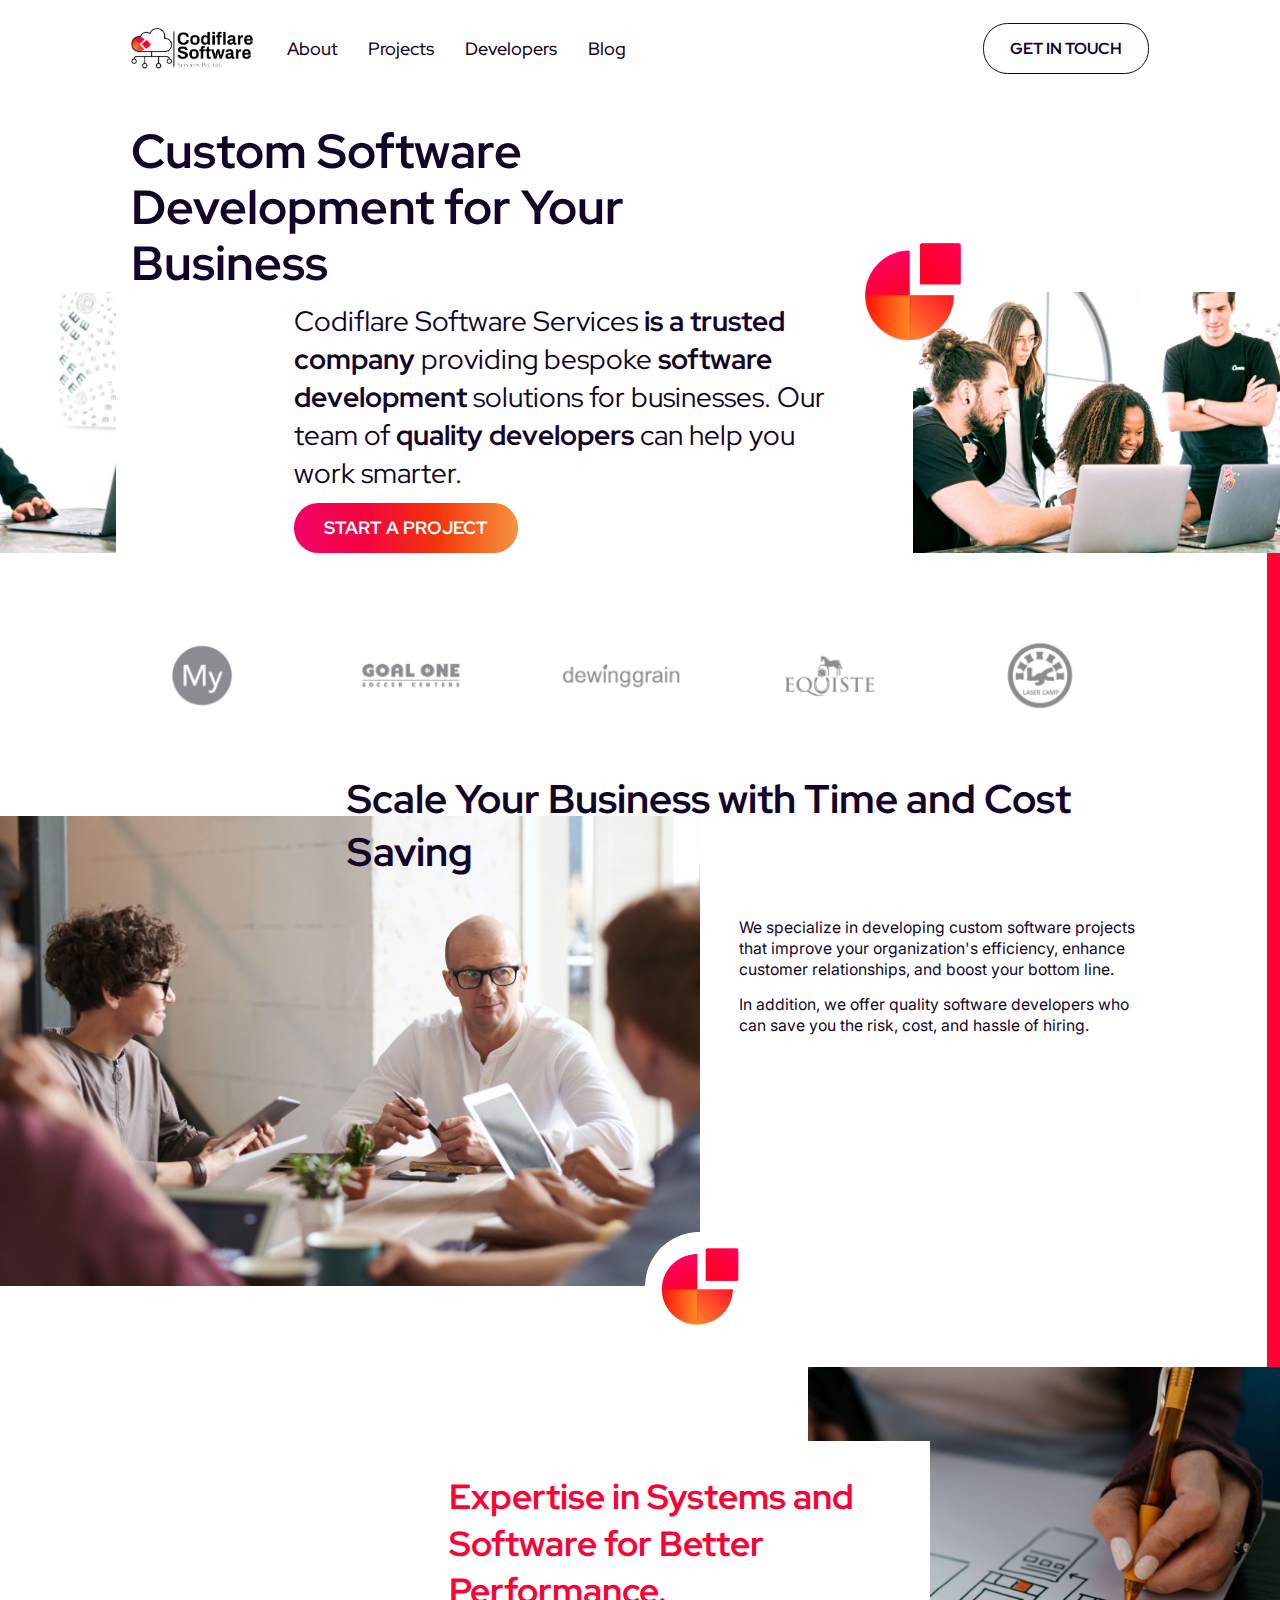
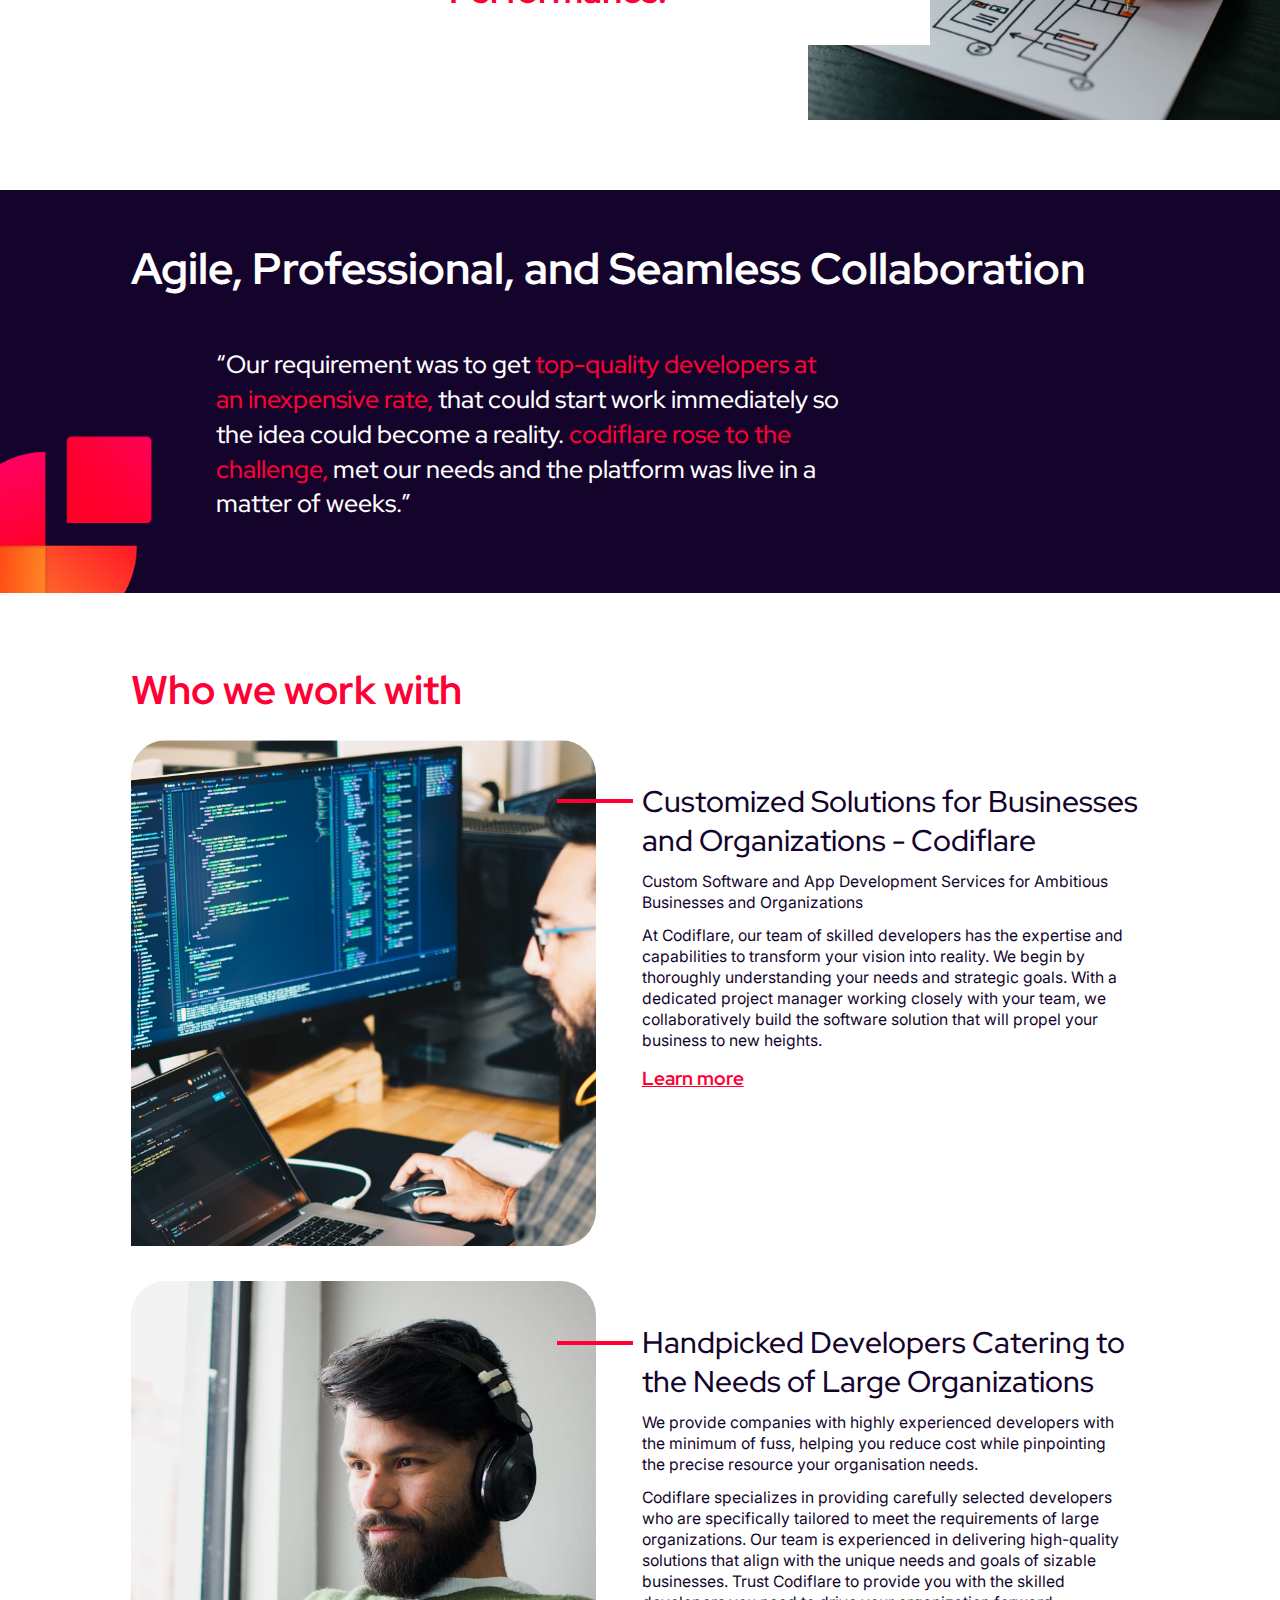
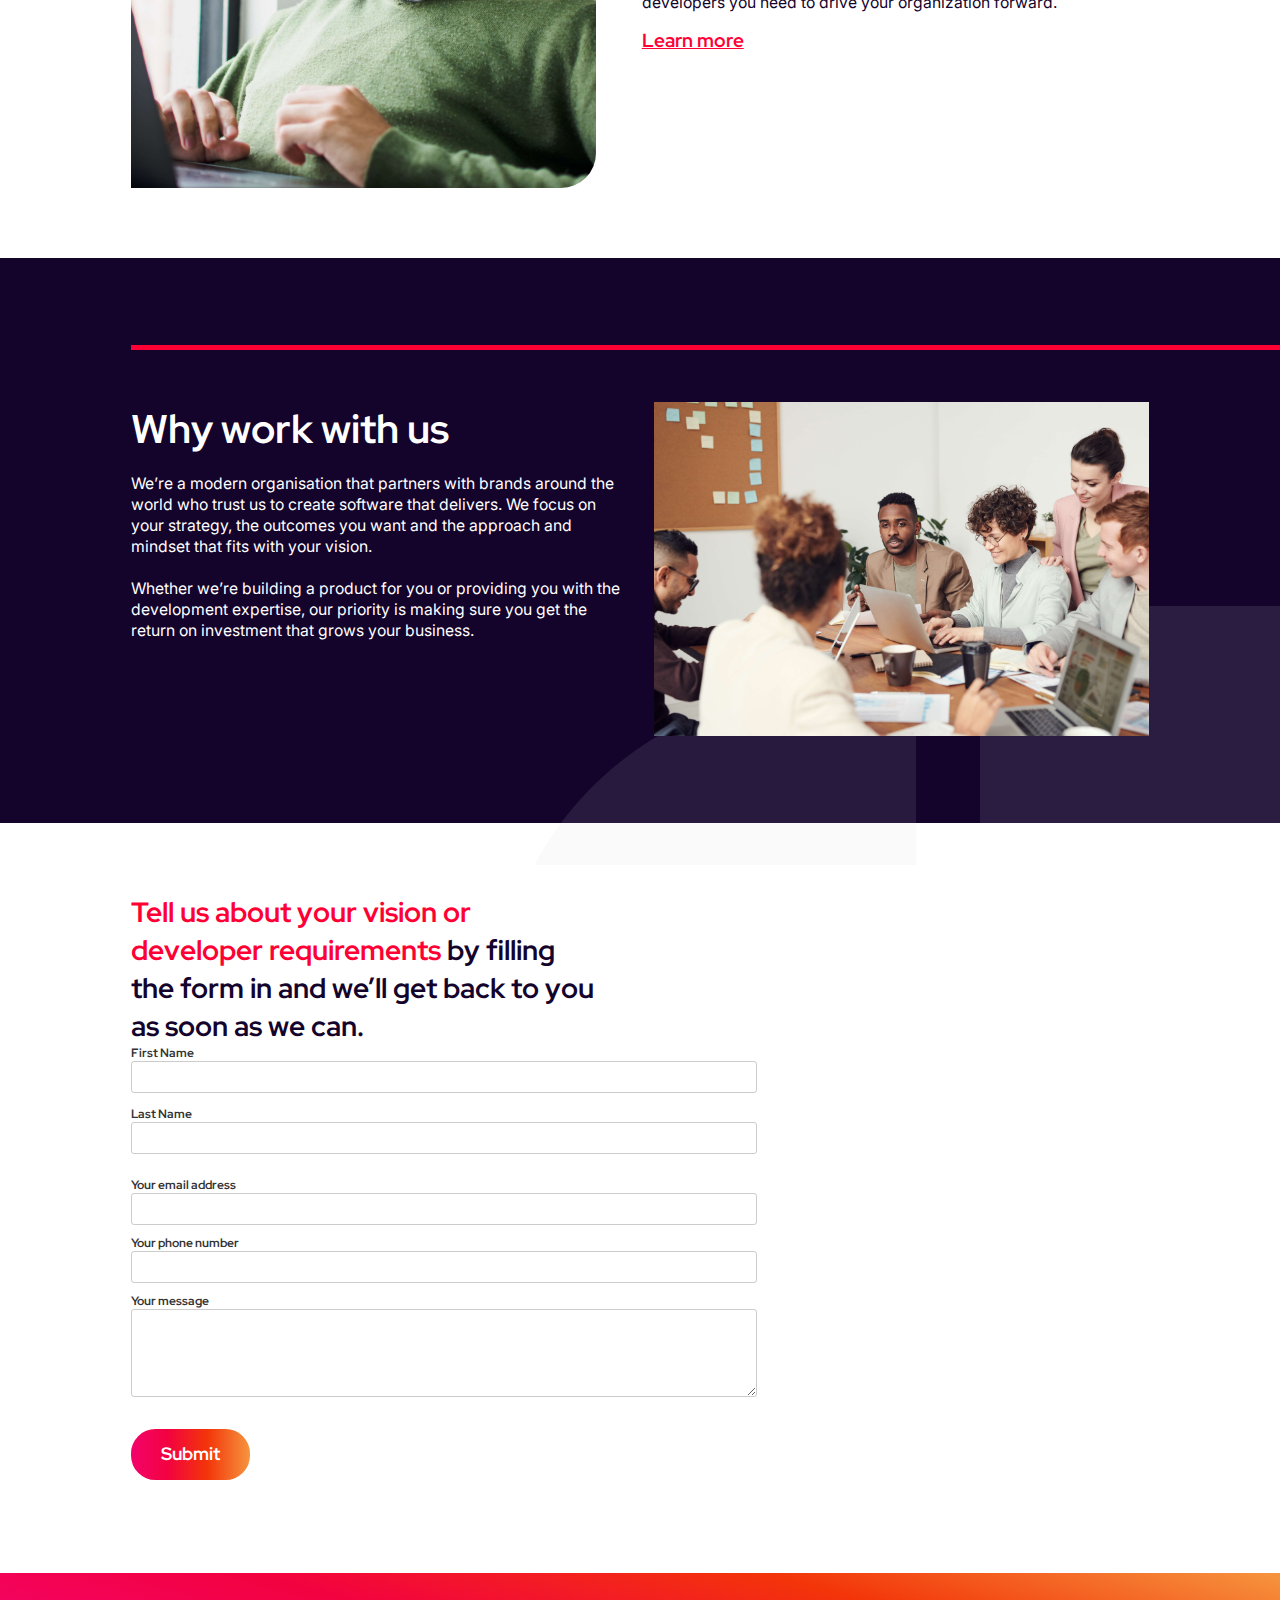
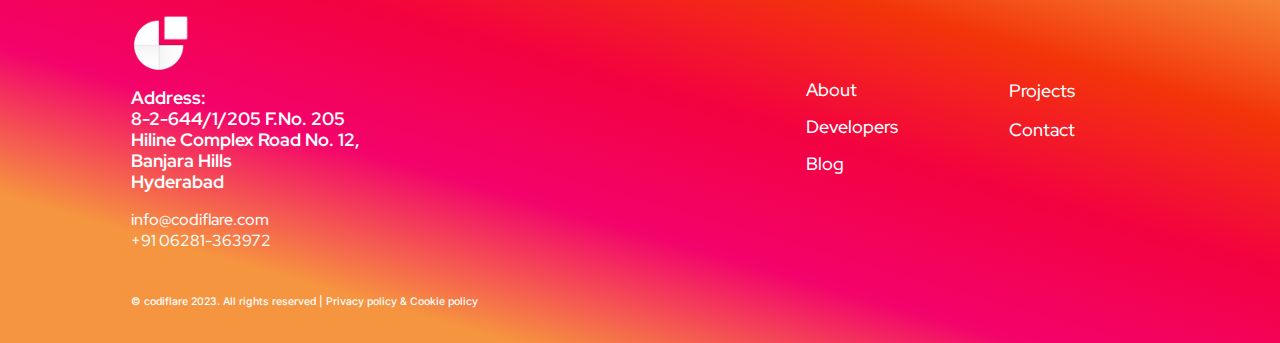
<file: index.html>
<!DOCTYPE html><html lang="en-US"><head>
	<meta charset="UTF-8">
	<link rel="profile" href="https://gmpg.org/xfn/11">
	<meta name="robots" content="index, follow, max-image-preview:large, max-snippet:-1, max-video-preview:-1">
<meta name="viewport" content="width=device-width, initial-scale=1">
	<!-- This site is optimized with the Yoast SEO plugin v19.7.1 - https://yoast.com/wordpress/plugins/seo/ -->
	<title>Codiflare Software - Website Development, Design, SEO Marketing & Cloud Services</title>
    <meta name="keywords" content="website building, website development, website design, SEO marketing, cloud services, mobile development, Hyderabad, India, digital agency, web design company, online presence, e-commerce website, responsive design, user experience, content management system, website security, website maintenance, web application development, website optimization, search engine optimization, digital marketing, social media marketing, online advertising, online branding, Bangalore, Chennai, Mumbai, Delhi, Kolkata, Pune, Ahmedabad, Jaipur, Surat, Lucknow, Kanpur, Nagpur, Visakhapatnam, Vijayawada, Bhubaneswar, Patna, Ludhiana, Amritsar, Chandigarh, Guwahati." />
	<meta name="google-site-verification" content="JE_2DAgcoX8Wx9iOlPRYFg3gm7-R460VolehxAmObEE" />
	<link rel="canonical" href="https://codiflare.com/">
	<meta property="og:locale" content="en_US">
	<meta property="og:type" content="website">
	<meta property="og:title" content="Home - codiflare">
	<meta property="og:description" content="Software development custom to you We’re trusted to create bespoke software for businesses and supply quality developers who make you work smarter START A PROJECT We can help scale your business while saving you time, hassle and cost We develop software that redefines your organisation, with custom projects that improve your efficiency, your relationship with ... Read more">
	<meta property="og:url" content="https://codiflare.com/">
	<meta property="og:site_name" content="codiflare">
	<meta property="article:modified_time" content="2023-05-03T10:48:59+00:00">
	<meta property="og:image" content="images/codiflare-2.jpg">
	<meta property="og:image:width" content="500">
	<meta property="og:image:height" content="250">
	<meta property="og:image:type" content="image/jpeg">
	<meta name="twitter:card" content="summary_large_image">
	<meta name="twitter:label1" content="Est. reading time">
	<meta name="twitter:data1" content="5 minutes">
	<script type="application/ld+json" class="yoast-schema-graph">{"@context":"https://schema.org","@graph":[{"@type":"WebPage","@id":"https://codiflare.com/","url":"https://codiflare.com/","name":"Home - codiflare","isPartOf":{"@id":"https://codiflare.com/#website"},"about":{"@id":"https://codiflare.com/#organization"},"datePublished":"2022-09-06T07:08:56+00:00","dateModified":"2023-05-03T10:48:59+00:00","breadcrumb":{"@id":"https://codiflare.com/#breadcrumb"},"inLanguage":"en-US","potentialAction":[{"@type":"ReadAction","target":["https://codiflare.com/"]}]},{"@type":"BreadcrumbList","@id":"https://codiflare.com/#breadcrumb","itemListElement":[{"@type":"ListItem","position":1,"name":"Home"}]},{"@type":"WebSite","@id":"https://codiflare.com/#website","url":"https://codiflare.com/","name":"codiflare","description":"","publisher":{"@id":"https://codiflare.com/#organization"},"potentialAction":[{"@type":"SearchAction","target":{"@type":"EntryPoint","urlTemplate":"https://codiflare.com/?s={search_term_string}"},"query-input":"required name=search_term_string"}],"inLanguage":"en-US"},{"@type":"Organization","@id":"https://codiflare.com/#organization","name":"codiflare","url":"https://codiflare.com/","sameAs":[],"logo":{"@type":"ImageObject","inLanguage":"en-US","@id":"https://codiflare.com/#/schema/logo/image/","url":"https://codiflare.com/wp-content/uploads/2022/10/codiflare_Logomark-FullGradient-White.png","contentUrl":"https://codiflare.com/wp-content/uploads/2022/10/codiflare_Logomark-FullGradient-White.png","width":4501,"height":4501,"caption":"codiflare"},"image":{"@id":"https://codiflare.com/#/schema/logo/image/"}}]}</script>
	<!-- / Yoast SEO plugin. -->


<link rel="dns-prefetch" href="//cdnjs.cloudflare.com">
<link rel="dns-prefetch" href="//s.w.org">
<link rel="alternate" type="application/rss+xml" title="codiflare » Feed" href="https://codiflare.com/feed/">
<link rel="alternate" type="application/rss+xml" title="codiflare » Comments Feed" href="https://codiflare.com/comments/feed/">
<script>
window._wpemojiSettings = {"baseUrl":"https:\/\/s.w.org\/images\/core\/emoji\/14.0.0\/72x72\/","ext":".png","svgUrl":"https:\/\/s.w.org\/images\/core\/emoji\/14.0.0\/svg\/","svgExt":".svg","source":{"concatemoji":"https:\/\/codiflare.com\/wp-includes\/js\/wp-emoji-release.min.js?ver=6.0.2"}};
/*! This file is auto-generated */
!function(e,a,t){var n,r,o,i=a.createElement("canvas"),p=i.getContext&&i.getContext("2d");function s(e,t){var a=String.fromCharCode,e=(p.clearRect(0,0,i.width,i.height),p.fillText(a.apply(this,e),0,0),i.toDataURL());return p.clearRect(0,0,i.width,i.height),p.fillText(a.apply(this,t),0,0),e===i.toDataURL()}function c(e){var t=a.createElement("script");t.src=e,t.defer=t.type="text/javascript",a.getElementsByTagName("head")[0].appendChild(t)}for(o=Array("flag","emoji"),t.supports={everything:!0,everythingExceptFlag:!0},r=0;r<o.length;r++)t.supports[o[r]]=function(e){if(!p||!p.fillText)return!1;switch(p.textBaseline="top",p.font="600 32px Arial",e){case"flag":return s([127987,65039,8205,9895,65039],[127987,65039,8203,9895,65039])?!1:!s([55356,56826,55356,56819],[55356,56826,8203,55356,56819])&&!s([55356,57332,56128,56423,56128,56418,56128,56421,56128,56430,56128,56423,56128,56447],[55356,57332,8203,56128,56423,8203,56128,56418,8203,56128,56421,8203,56128,56430,8203,56128,56423,8203,56128,56447]);case"emoji":return!s([129777,127995,8205,129778,127999],[129777,127995,8203,129778,127999])}return!1}(o[r]),t.supports.everything=t.supports.everything&&t.supports[o[r]],"flag"!==o[r]&&(t.supports.everythingExceptFlag=t.supports.everythingExceptFlag&&t.supports[o[r]]);t.supports.everythingExceptFlag=t.supports.everythingExceptFlag&&!t.supports.flag,t.DOMReady=!1,t.readyCallback=function(){t.DOMReady=!0},t.supports.everything||(n=function(){t.readyCallback()},a.addEventListener?(a.addEventListener("DOMContentLoaded",n,!1),e.addEventListener("load",n,!1)):(e.attachEvent("onload",n),a.attachEvent("onreadystatechange",function(){"complete"===a.readyState&&t.readyCallback()})),(e=t.source||{}).concatemoji?c(e.concatemoji):e.wpemoji&&e.twemoji&&(c(e.twemoji),c(e.wpemoji)))}(window,document,window._wpemojiSettings);
</script><script src="js/wp-emoji-release.min.js" type="text/javascript" defer></script>
<style>
img.wp-smiley,
img.emoji {
	display: inline !important;
	border: none !important;
	box-shadow: none !important;
	height: 1em !important;
	width: 1em !important;
	margin: 0 0.07em !important;
	vertical-align: -0.1em !important;
	background: none !important;
	padding: 0 !important;
}
</style>
	<link rel="stylesheet" id="wp-block-library-css" href="css/style.min.css" media="all">
<style id="global-styles-inline-css">
body{--wp--preset--color--black: #000000;--wp--preset--color--cyan-bluish-gray: #abb8c3;--wp--preset--color--white: #ffffff;--wp--preset--color--pale-pink: #f78da7;--wp--preset--color--vivid-red: #cf2e2e;--wp--preset--color--luminous-vivid-orange: #ff6900;--wp--preset--color--luminous-vivid-amber: #fcb900;--wp--preset--color--light-green-cyan: #7bdcb5;--wp--preset--color--vivid-green-cyan: #00d084;--wp--preset--color--pale-cyan-blue: #8ed1fc;--wp--preset--color--vivid-cyan-blue: #0693e3;--wp--preset--color--vivid-purple: #9b51e0;--wp--preset--color--contrast: var(--contrast);--wp--preset--color--contrast-2: var(--contrast-2);--wp--preset--color--contrast-3: var(--contrast-3);--wp--preset--color--base: var(--base);--wp--preset--color--base-2: var(--base-2);--wp--preset--color--base-3: var(--base-3);--wp--preset--color--accent: var(--accent);--wp--preset--gradient--vivid-cyan-blue-to-vivid-purple: linear-gradient(135deg,rgba(6,147,227,1) 0%,rgb(155,81,224) 100%);--wp--preset--gradient--light-green-cyan-to-vivid-green-cyan: linear-gradient(135deg,rgb(122,220,180) 0%,rgb(0,208,130) 100%);--wp--preset--gradient--luminous-vivid-amber-to-luminous-vivid-orange: linear-gradient(135deg,rgba(252,185,0,1) 0%,rgba(255,105,0,1) 100%);--wp--preset--gradient--luminous-vivid-orange-to-vivid-red: linear-gradient(135deg,rgba(255,105,0,1) 0%,rgb(207,46,46) 100%);--wp--preset--gradient--very-light-gray-to-cyan-bluish-gray: linear-gradient(135deg,rgb(238,238,238) 0%,rgb(169,184,195) 100%);--wp--preset--gradient--cool-to-warm-spectrum: linear-gradient(135deg,rgb(74,234,220) 0%,rgb(151,120,209) 20%,rgb(207,42,186) 40%,rgb(238,44,130) 60%,rgb(251,105,98) 80%,rgb(254,248,76) 100%);--wp--preset--gradient--blush-light-purple: linear-gradient(135deg,rgb(255,206,236) 0%,rgb(152,150,240) 100%);--wp--preset--gradient--blush-bordeaux: linear-gradient(135deg,rgb(254,205,165) 0%,rgb(254,45,45) 50%,rgb(107,0,62) 100%);--wp--preset--gradient--luminous-dusk: linear-gradient(135deg,rgb(255,203,112) 0%,rgb(199,81,192) 50%,rgb(65,88,208) 100%);--wp--preset--gradient--pale-ocean: linear-gradient(135deg,rgb(255,245,203) 0%,rgb(182,227,212) 50%,rgb(51,167,181) 100%);--wp--preset--gradient--electric-grass: linear-gradient(135deg,rgb(202,248,128) 0%,rgb(113,206,126) 100%);--wp--preset--gradient--midnight: linear-gradient(135deg,rgb(2,3,129) 0%,rgb(40,116,252) 100%);--wp--preset--duotone--dark-grayscale: url('index_1#wp-duotone-dark-grayscale');--wp--preset--duotone--grayscale: url('index_1#wp-duotone-grayscale');--wp--preset--duotone--purple-yellow: url('index_1#wp-duotone-purple-yellow');--wp--preset--duotone--blue-red: url('index_1#wp-duotone-blue-red');--wp--preset--duotone--midnight: url('index_1#wp-duotone-midnight');--wp--preset--duotone--magenta-yellow: url('index_1#wp-duotone-magenta-yellow');--wp--preset--duotone--purple-green: url('index_1#wp-duotone-purple-green');--wp--preset--duotone--blue-orange: url('index_1#wp-duotone-blue-orange');--wp--preset--font-size--small: 13px;--wp--preset--font-size--medium: 20px;--wp--preset--font-size--large: 36px;--wp--preset--font-size--x-large: 42px;}.has-black-color{color: var(--wp--preset--color--black) !important;}.has-cyan-bluish-gray-color{color: var(--wp--preset--color--cyan-bluish-gray) !important;}.has-white-color{color: var(--wp--preset--color--white) !important;}.has-pale-pink-color{color: var(--wp--preset--color--pale-pink) !important;}.has-vivid-red-color{color: var(--wp--preset--color--vivid-red) !important;}.has-luminous-vivid-orange-color{color: var(--wp--preset--color--luminous-vivid-orange) !important;}.has-luminous-vivid-amber-color{color: var(--wp--preset--color--luminous-vivid-amber) !important;}.has-light-green-cyan-color{color: var(--wp--preset--color--light-green-cyan) !important;}.has-vivid-green-cyan-color{color: var(--wp--preset--color--vivid-green-cyan) !important;}.has-pale-cyan-blue-color{color: var(--wp--preset--color--pale-cyan-blue) !important;}.has-vivid-cyan-blue-color{color: var(--wp--preset--color--vivid-cyan-blue) !important;}.has-vivid-purple-color{color: var(--wp--preset--color--vivid-purple) !important;}.has-black-background-color{background-color: var(--wp--preset--color--black) !important;}.has-cyan-bluish-gray-background-color{background-color: var(--wp--preset--color--cyan-bluish-gray) !important;}.has-white-background-color{background-color: var(--wp--preset--color--white) !important;}.has-pale-pink-background-color{background-color: var(--wp--preset--color--pale-pink) !important;}.has-vivid-red-background-color{background-color: var(--wp--preset--color--vivid-red) !important;}.has-luminous-vivid-orange-background-color{background-color: var(--wp--preset--color--luminous-vivid-orange) !important;}.has-luminous-vivid-amber-background-color{background-color: var(--wp--preset--color--luminous-vivid-amber) !important;}.has-light-green-cyan-background-color{background-color: var(--wp--preset--color--light-green-cyan) !important;}.has-vivid-green-cyan-background-color{background-color: var(--wp--preset--color--vivid-green-cyan) !important;}.has-pale-cyan-blue-background-color{background-color: var(--wp--preset--color--pale-cyan-blue) !important;}.has-vivid-cyan-blue-background-color{background-color: var(--wp--preset--color--vivid-cyan-blue) !important;}.has-vivid-purple-background-color{background-color: var(--wp--preset--color--vivid-purple) !important;}.has-black-border-color{border-color: var(--wp--preset--color--black) !important;}.has-cyan-bluish-gray-border-color{border-color: var(--wp--preset--color--cyan-bluish-gray) !important;}.has-white-border-color{border-color: var(--wp--preset--color--white) !important;}.has-pale-pink-border-color{border-color: var(--wp--preset--color--pale-pink) !important;}.has-vivid-red-border-color{border-color: var(--wp--preset--color--vivid-red) !important;}.has-luminous-vivid-orange-border-color{border-color: var(--wp--preset--color--luminous-vivid-orange) !important;}.has-luminous-vivid-amber-border-color{border-color: var(--wp--preset--color--luminous-vivid-amber) !important;}.has-light-green-cyan-border-color{border-color: var(--wp--preset--color--light-green-cyan) !important;}.has-vivid-green-cyan-border-color{border-color: var(--wp--preset--color--vivid-green-cyan) !important;}.has-pale-cyan-blue-border-color{border-color: var(--wp--preset--color--pale-cyan-blue) !important;}.has-vivid-cyan-blue-border-color{border-color: var(--wp--preset--color--vivid-cyan-blue) !important;}.has-vivid-purple-border-color{border-color: var(--wp--preset--color--vivid-purple) !important;}.has-vivid-cyan-blue-to-vivid-purple-gradient-background{background: var(--wp--preset--gradient--vivid-cyan-blue-to-vivid-purple) !important;}.has-light-green-cyan-to-vivid-green-cyan-gradient-background{background: var(--wp--preset--gradient--light-green-cyan-to-vivid-green-cyan) !important;}.has-luminous-vivid-amber-to-luminous-vivid-orange-gradient-background{background: var(--wp--preset--gradient--luminous-vivid-amber-to-luminous-vivid-orange) !important;}.has-luminous-vivid-orange-to-vivid-red-gradient-background{background: var(--wp--preset--gradient--luminous-vivid-orange-to-vivid-red) !important;}.has-very-light-gray-to-cyan-bluish-gray-gradient-background{background: var(--wp--preset--gradient--very-light-gray-to-cyan-bluish-gray) !important;}.has-cool-to-warm-spectrum-gradient-background{background: var(--wp--preset--gradient--cool-to-warm-spectrum) !important;}.has-blush-light-purple-gradient-background{background: var(--wp--preset--gradient--blush-light-purple) !important;}.has-blush-bordeaux-gradient-background{background: var(--wp--preset--gradient--blush-bordeaux) !important;}.has-luminous-dusk-gradient-background{background: var(--wp--preset--gradient--luminous-dusk) !important;}.has-pale-ocean-gradient-background{background: var(--wp--preset--gradient--pale-ocean) !important;}.has-electric-grass-gradient-background{background: var(--wp--preset--gradient--electric-grass) !important;}.has-midnight-gradient-background{background: var(--wp--preset--gradient--midnight) !important;}.has-small-font-size{font-size: var(--wp--preset--font-size--small) !important;}.has-medium-font-size{font-size: var(--wp--preset--font-size--medium) !important;}.has-large-font-size{font-size: var(--wp--preset--font-size--large) !important;}.has-x-large-font-size{font-size: var(--wp--preset--font-size--x-large) !important;}
</style>
<link rel="stylesheet" id="contact-form-7-css" href="css/styles.css" media="all">
<link rel="stylesheet" id="generate-widget-areas-css" href="css/widget-areas.min.css" media="all">
<link rel="stylesheet" id="generate-style-css" href="css/main.min.css" media="all">
<link rel="stylesheet" id="main-style-css" href="css/style.css" media="all">
<link rel="stylesheet" id="custom-style-css" href="css/custom.css" media="all">
<link rel="stylesheet" id="font-awesome-css" href="https://cdnjs.cloudflare.com/ajax/libs/font-awesome/4.7.0/css/font-awesome.min.css?ver=6.0.2" media="all">
<link rel="stylesheet" id="owl-carousel-css" href="https://cdnjs.cloudflare.com/ajax/libs/OwlCarousel2/2.2.0/assets/owl.carousel.css?ver=6.0.2" media="all">
<script src="https://cdnjs.cloudflare.com/ajax/libs/jquery/3.6.1/jquery.min.js?ver=6.0.2" id="myjquery-js"></script>
<script src="js/jquery-migrate.min.js" id="jquery-migrate-js"></script>
<script src="https://cdnjs.cloudflare.com/ajax/libs/OwlCarousel2/2.3.4/owl.carousel.min.js?ver=6.0.2" id="owl-carousel-js"></script>
<script src="js/script.js" id="main-script-js"></script>
<link rel="https://api.w.org/" href="https://codiflare.com/wp-json/"><link rel="alternate" type="application/json" href="https://codiflare.com/wp-json/wp/v2/pages/10"><link rel="EditURI" type="application/rsd+xml" title="RSD" href="https://codiflare.com/xmlrpc.php?rsd">
<link rel="wlwmanifest" type="application/wlwmanifest+xml" href="https://codiflare.com/wp-includes/wlwmanifest.xml"> 
<meta name="generator" content="WordPress 6.0.2">
<link rel="shortlink" href="https://codiflare.com/">
<link rel="alternate" type="application/json+oembed" href="https://codiflare.com/wp-json/oembed/1.0/embed?url=https%3A%2F%2Fcodiflare.com%2F">
<link rel="alternate" type="text/xml+oembed" href="https://codiflare.com/wp-json/oembed/1.0/embed?url=https%3A%2F%2Fcodiflare.com%2F&format=xml">
<link rel="icon" href="images/cropped-codiflare_Logomark-FullGradient-White-32x32.png" sizes="32x32">
<link rel="icon" href="images/cropped-codiflare_Logomark-FullGradient-White-192x192.png" sizes="192x192">
<link rel="apple-touch-icon" href="images/cropped-codiflare_Logomark-FullGradient-White-180x180.png">
<meta name="msapplication-TileImage" content="https://codiflare.com/wp-content/uploads/2022/10/cropped-codiflare_Logomark-FullGradient-White-270x270.png">
</head>

<body class="home page-template-default page page-id-10 wp-embed-responsive no-sidebar nav-float-right separate-containers header-aligned-left dropdown-hover" itemtype="https://schema.org/WebPage" itemscope>
	<svg xmlns="http://www.w3.org/2000/svg" viewBox="0 0 0 0" width="0" height="0" focusable="false" role="none" style="visibility: hidden; position: absolute; left: -9999px; overflow: hidden;"><defs><filter id="wp-duotone-dark-grayscale"><fecolormatrix color-interpolation-filters="sRGB" type="matrix" values=" .299 .587 .114 0 0 .299 .587 .114 0 0 .299 .587 .114 0 0 .299 .587 .114 0 0 "/><fecomponenttransfer color-interpolation-filters="sRGB"><fefuncr type="table" tableValues="0 0.49803921568627"/><fefuncg type="table" tableValues="0 0.49803921568627"/><fefuncb type="table" tableValues="0 0.49803921568627"/><fefunca type="table" tableValues="1 1"/></fecomponenttransfer><fecomposite in2="SourceGraphic" operator="in"/></filter></defs></svg><svg xmlns="http://www.w3.org/2000/svg" viewBox="0 0 0 0" width="0" height="0" focusable="false" role="none" style="visibility: hidden; position: absolute; left: -9999px; overflow: hidden;"><defs><filter id="wp-duotone-grayscale"><fecolormatrix color-interpolation-filters="sRGB" type="matrix" values=" .299 .587 .114 0 0 .299 .587 .114 0 0 .299 .587 .114 0 0 .299 .587 .114 0 0 "/><fecomponenttransfer color-interpolation-filters="sRGB"><fefuncr type="table" tableValues="0 1"/><fefuncg type="table" tableValues="0 1"/><fefuncb type="table" tableValues="0 1"/><fefunca type="table" tableValues="1 1"/></fecomponenttransfer><fecomposite in2="SourceGraphic" operator="in"/></filter></defs></svg><svg xmlns="http://www.w3.org/2000/svg" viewBox="0 0 0 0" width="0" height="0" focusable="false" role="none" style="visibility: hidden; position: absolute; left: -9999px; overflow: hidden;"><defs><filter id="wp-duotone-purple-yellow"><fecolormatrix color-interpolation-filters="sRGB" type="matrix" values=" .299 .587 .114 0 0 .299 .587 .114 0 0 .299 .587 .114 0 0 .299 .587 .114 0 0 "/><fecomponenttransfer color-interpolation-filters="sRGB"><fefuncr type="table" tableValues="0.54901960784314 0.98823529411765"/><fefuncg type="table" tableValues="0 1"/><fefuncb type="table" tableValues="0.71764705882353 0.25490196078431"/><fefunca type="table" tableValues="1 1"/></fecomponenttransfer><fecomposite in2="SourceGraphic" operator="in"/></filter></defs></svg><svg xmlns="http://www.w3.org/2000/svg" viewBox="0 0 0 0" width="0" height="0" focusable="false" role="none" style="visibility: hidden; position: absolute; left: -9999px; overflow: hidden;"><defs><filter id="wp-duotone-blue-red"><fecolormatrix color-interpolation-filters="sRGB" type="matrix" values=" .299 .587 .114 0 0 .299 .587 .114 0 0 .299 .587 .114 0 0 .299 .587 .114 0 0 "/><fecomponenttransfer color-interpolation-filters="sRGB"><fefuncr type="table" tableValues="0 1"/><fefuncg type="table" tableValues="0 0.27843137254902"/><fefuncb type="table" tableValues="0.5921568627451 0.27843137254902"/><fefunca type="table" tableValues="1 1"/></fecomponenttransfer><fecomposite in2="SourceGraphic" operator="in"/></filter></defs></svg><svg xmlns="http://www.w3.org/2000/svg" viewBox="0 0 0 0" width="0" height="0" focusable="false" role="none" style="visibility: hidden; position: absolute; left: -9999px; overflow: hidden;"><defs><filter id="wp-duotone-midnight"><fecolormatrix color-interpolation-filters="sRGB" type="matrix" values=" .299 .587 .114 0 0 .299 .587 .114 0 0 .299 .587 .114 0 0 .299 .587 .114 0 0 "/><fecomponenttransfer color-interpolation-filters="sRGB"><fefuncr type="table" tableValues="0 0"/><fefuncg type="table" tableValues="0 0.64705882352941"/><fefuncb type="table" tableValues="0 1"/><fefunca type="table" tableValues="1 1"/></fecomponenttransfer><fecomposite in2="SourceGraphic" operator="in"/></filter></defs></svg><svg xmlns="http://www.w3.org/2000/svg" viewBox="0 0 0 0" width="0" height="0" focusable="false" role="none" style="visibility: hidden; position: absolute; left: -9999px; overflow: hidden;"><defs><filter id="wp-duotone-magenta-yellow"><fecolormatrix color-interpolation-filters="sRGB" type="matrix" values=" .299 .587 .114 0 0 .299 .587 .114 0 0 .299 .587 .114 0 0 .299 .587 .114 0 0 "/><fecomponenttransfer color-interpolation-filters="sRGB"><fefuncr type="table" tableValues="0.78039215686275 1"/><fefuncg type="table" tableValues="0 0.94901960784314"/><fefuncb type="table" tableValues="0.35294117647059 0.47058823529412"/><fefunca type="table" tableValues="1 1"/></fecomponenttransfer><fecomposite in2="SourceGraphic" operator="in"/></filter></defs></svg><svg xmlns="http://www.w3.org/2000/svg" viewBox="0 0 0 0" width="0" height="0" focusable="false" role="none" style="visibility: hidden; position: absolute; left: -9999px; overflow: hidden;"><defs><filter id="wp-duotone-purple-green"><fecolormatrix color-interpolation-filters="sRGB" type="matrix" values=" .299 .587 .114 0 0 .299 .587 .114 0 0 .299 .587 .114 0 0 .299 .587 .114 0 0 "/><fecomponenttransfer color-interpolation-filters="sRGB"><fefuncr type="table" tableValues="0.65098039215686 0.40392156862745"/><fefuncg type="table" tableValues="0 1"/><fefuncb type="table" tableValues="0.44705882352941 0.4"/><fefunca type="table" tableValues="1 1"/></fecomponenttransfer><fecomposite in2="SourceGraphic" operator="in"/></filter></defs></svg><svg xmlns="http://www.w3.org/2000/svg" viewBox="0 0 0 0" width="0" height="0" focusable="false" role="none" style="visibility: hidden; position: absolute; left: -9999px; overflow: hidden;"><defs><filter id="wp-duotone-blue-orange"><fecolormatrix color-interpolation-filters="sRGB" type="matrix" values=" .299 .587 .114 0 0 .299 .587 .114 0 0 .299 .587 .114 0 0 .299 .587 .114 0 0 "/><fecomponenttransfer color-interpolation-filters="sRGB"><fefuncr type="table" tableValues="0.098039215686275 1"/><fefuncg type="table" tableValues="0 0.66274509803922"/><fefuncb type="table" tableValues="0.84705882352941 0.41960784313725"/><fefunca type="table" tableValues="1 1"/></fecomponenttransfer><fecomposite in2="SourceGraphic" operator="in"/></filter></defs></svg><a class="screen-reader-text skip-link" href="#content" title="Skip to content">Skip to content</a>

	<div class="top-header-section">
	        <div class="inner-container">
	            <header class="header" id="masthead" aria-label="Site" itemtype="https://schema.org/WPHeader" itemscope>
	                <div class="header-content">
	                    <div class="logo">
	                        <a href="https://codiflare.com">
	                            <img class="main-logo-img" src="images/codiflare_PrimaryLogo-FullGradient.png" alt="codiflare logo">
	                        </a>
	                    </div>
	                    <span class="menu-icon" onclick="toggleMenu()">
	                        <img id="menu_action_button_open" src="images/menu_open.png" alt="menu open">
	                        <img id="menu_action_button_close" class="hideopen" src="images/menu_close.png" alt="menu close">
	                    </span>
	                    <div class="main-nav"><ul id="float-menu" class="desktop-menu  menu-list"><li class="list-item"><a class="menu-link" href="about"><span class="menu-link-line">About</span></a></li>
<li class="list-item"><a class="menu-link" href="projects"><span class="menu-link-line">Projects</span></a></li>
<li class="list-item"><a class="menu-link" href="developers"><span class="menu-link-line">Developers</span></a></li>
<li class="list-item"><a class="menu-link" href="blogs"><span class="menu-link-line">Blog</span></a></li>
 <li class="list-item contact_menu"><a href="contact" class="menu-link"><span class="menu-link-line">Contact</span></a></li>
    			<li class="menu-illustrations">
                    <img class="one" src="images/menu_illustration.png" alt="codiflare logo">
                    <img class="two" src="images/menu_illustration.png" alt="codiflare logo">
                    <img class="three" src="images/menu_illustration.png" alt="codiflare logo">
                    <img class="four" src="images/menu_illustration.png" alt="codiflare logo">
                </li>
                <li class="menu-copy-right">
                    © codiflare 2022
                </li></ul></div>	                </div>
	                <div class="touch-button">
	                    <a class="header-button" href="contact">GET IN TOUCH</a>
	                </div>

			
			</header>
	        </div>
	    </div>
		
	<div class="site grid-container container hfeed" id="page">
				<div class="site-content" id="content"> <!--style="padding-top:100px !important;"-->  
			
	<div class="content-area" id="primary">
		<main class="site-main" id="main">
			
<article id="post-10" class="post-10 page type-page status-publish" itemtype="https://schema.org/CreativeWork" itemscope>
	<div class="inside-article">
		
		<div class="entry-content" itemprop="text">
			
<div class="homepage-top-heading">
        <div class="inner-container">
            <div class="top-heading">
                <h1 class="heading-1">Custom Software Development for Your Business</h1>
            </div>
        </div>
    </div>

    <section class="hero-section">
        <div class="hero-img1">
            <img class="section-img1" src="images/pexels-fauxels-3183165.jpg">
        </div>
        <div class="hero-content">
        	<p class="hero-description">Codiflare Software Services <strong> is a trusted company</strong> providing bespoke <strong>software development</strong> solutions for businesses. Our team of <strong>quality developers</strong> can help you work smarter.</p>
            <a href="contact" class="start-button">START A PROJECT</a>
        </div>
        <div class="hero-img2">
            <div class="img-two-section">
                <img class="top-logo" src="images/codiflare_Logomark-FullGradient-White.png" alt="codiflare logo">
                <img class="section-img2" src="images/pexels-canva-studio-3153207.jpg" alt="codiflare logo">
            </div>
        </div>
    </section>



<div class="orange-line-container">
   <div class="inner-container">
      <section class="icon-section">
          
             <div id="owl-demo-3" class="owl-carousel owl-theme">
                <div class="icon-one">
	    	  <div class="icon-one-image">
	          <img class="icon-img" src="images/MyArchitec-grey.png">
	          </div>
	          </div><div class="icon-one">
	    	  <div class="icon-one-image">
	          <img class="icon-img" src="images/GoalOn-grey.png">
	          </div>
	          </div><div class="icon-one">
	    	  <div class="icon-one-image">
	          <img class="icon-img" src="images/DewingGrai-grey.png">
	          </div>
	          </div><div class="icon-one">
	    	  <div class="icon-one-image">
	          <img class="icon-img" src="images/Equist-grey.png">
	          </div>
	          </div><div class="icon-one">
	    	  <div class="icon-one-image">
	          <img class="icon-img" src="images/LaserCam-grey.png">
	          </div>
	          </div><div class="icon-one">
	    	  <div class="icon-one-image">
	          <img class="icon-img" src="images/DueTrad-grey.png">
	          </div>
	          </div>
             </div>
          
      </section>
    </div>
    <div class="inner-left-container">
        <main class="main-section">
            <div class="main-container">
                <div class="main-img-section">
                    <div class="main-heading-section">
                        <h2 class="main-heading">Scale Your Business with Time and Cost Saving
                        </h2>
                    </div>
                    <img class="main-img" src="images/pexels-fauxels-3184299.jpg" alt>
                    <div class="bottom-logo-container">
                        <img class="bottom-logo" src="images/logo.png" alt>
                    </div>
                </div>
                <div class="main-content">
                    <p class="main-para">We specialize in developing custom software projects that improve your organization's efficiency, enhance customer relationships, and boost your bottom line.
                    </p>

                    <p class="main-para">In addition, we offer quality software developers who can save you the risk, cost, and hassle of hiring.</p>
                </div>
            </div>
        </main>
    </div>
</div>



<section class="middle-section">
        <div class="middle-img-section">
            <div class="middle-section-heading">
                <h3 class="middle-heading">Expertise in Systems and Software for Better Performance.</h3>
            </div>
            <img class="middle-img" src="images/kelly-sikkema-gcHFXsdcmJE-unsplash.jpg" alt>
        </div>
    </section>



<section class="content-container">
        <div class="inner-container">
            <h3 class="content-container-heading">Agile, Professional, and Seamless Collaboration
            </h3>
        </div>
        <div class="content-container-detail">
            <div class="inner-container">
                <div class="content-container-text">
                    <p class="content-text">“Our requirement was to get <span class="color-text">top-quality developers
                            at
                            an inexpensive rate,</span> that could start work immediately so the idea could become a
                        reality. <span class="color-text">codiflare
                            rose to the challenge,</span> met our needs and the platform was live in a matter of weeks.”
                    </p>
                    <p class="content-text-italic"></p>
                </div>
            </div>
            <img class="content-container-logo" src="images/codiflare_Logomark-FullGradient-White.png" alt>
        </div>
    </section>



<section class="work-section">
        <div class="inner-container">
            <h3 class="work-section-heading">Who we work with</h3>
            <div class="work-section-one">
                <div class="work-section-img-one">
                    <img class="work-section-img" src="images/procreator-ux-design-studio-VzJjPuk53sk-unsplash.png" alt="Bespoke projects for businesses and organisations">
                </div>
                <div class="work-section-text-one">
                    <div class="work-section-rectangle">
                    </div>
                    <h4 class="work-section-heading-two">Customized Solutions for Businesses and Organizations - Codiflare</h4>
                    <p class="work-section-para">Custom Software and App Development Services for Ambitious Businesses and Organizations</p>
                    <p class="work-section-para">At Codiflare, our team of skilled developers has the expertise and capabilities to transform your vision into reality. We begin by thoroughly understanding your needs and strategic goals. With a dedicated project manager working closely with your team, we collaboratively build the software solution that will propel your business to new heights.</p>
                    <div class="work-section-link-container">
                        <a class="work-section-link" href="projects">Learn more</a>
                    </div>
                </div>
            </div>
            <div class="work-section-one">
                <div class="work-section-img-one">
                    <img class="work-section-img" src="images/miguelangel-miquelena-g8PLwil0i5A-unsplash.jpg" alt>
                </div>
                <div class="work-section-text-one">
                    <div class="work-section-rectangle">
                    </div>
                    <h4 class="work-section-heading-two">Handpicked Developers Catering to the Needs of Large Organizations</h4>
                    <p class="work-section-para">We provide companies with highly experienced developers with the
                        minimum of fuss, helping you
                        reduce cost while pinpointing the precise resource your organisation needs.</p>
                    <p class="work-section-para"> Codiflare specializes in providing carefully selected developers who are specifically tailored to meet the requirements of large organizations. Our team is experienced in delivering high-quality solutions that align with the unique needs and goals of sizable businesses. Trust Codiflare to provide you with the skilled developers you need to drive your organization forward.</p>
                    <div class="work-section-link-container">
                        <a class="work-section-link" href="developers">Learn more</a>
                    </div>
                </div>
            </div>
        </div>
    </section>



<section class="buisness-section">
        <div class="path"></div>
        <div class="clipping">
            <img class="clip-path" src="fonts/quarter-ellipse.svg" alt>
        </div>
        <div class="inner-right-container">
            <div class="straight-line"></div>
        </div>
        <div class="inner-container">
            <div class="buisness-section-content">
                <div class="buisness-section-description">



<h3 class="buisness-section-heading">Why work with us</h3>



<p class="buisness-section-para">We’re a modern organisation that partners with brands around the world who trust us to create software that delivers. We focus on your strategy, the outcomes you want and the approach and mindset that fits with your vision.<br><br>Whether we’re building a product for you or providing you with the development expertise, our priority is making sure you get the return on investment that grows your business.</p>



</div>
                <div class="buisness-section-img">
                    <img class="buisness-img" src="images/pexels-fauxels-3184339.jpg" alt>
                </div>
            </div>
        </div>
    </section>



<div class="common-form-section">
        <div class="inner-container">
            <div class="form-section">
                <div class="form-description">
                    <p class="form-para"> <span class="color-content">Tell us about your vision or developer
                            requirements</span> by filling the form in and we’ll get back to you as soon as we can.</p>
                </div>
                <form action="https://formspree.io/f/xdovjqly" method="post" class="wpcf7-form init" novalidate="novalidate" data-status="init">
                    <div class="form-filling-group">
                      <div class="custom-form-group">
                        <label>First Name<br>
                          <span class="wpcf7-form-control-wrap" data-name="fname">
                            <input type="text" name="fname" value size="40" class="wpcf7-form-control wpcf7-text wpcf7-validates-as-required custom-form-control" id="fname" aria-required="true" aria-invalid="false">
                          </span>
                        </label>
                      </div>
                      <div class="custom-form-group">
                        <label>Last Name<br>
                          <span class="wpcf7-form-control-wrap" data-name="lname">
                            <input type="text" name="lname" value size="40" class="wpcf7-form-control wpcf7-text wpcf7-validates-as-required custom-form-control" id="lname" aria-required="true" aria-invalid="false">
                          </span>
                        </label>
                      </div>
                    </div>
                    <div class="custom-form-group">
                      <label>Your email address<br>
                        <span class="wpcf7-form-control-wrap" data-name="email">
                          <input type="email" name="email" value size="40" class="wpcf7-form-control wpcf7-text wpcf7-email wpcf7-validates-as-required wpcf7-validates-as-email custom-form-control" aria-required="true" aria-invalid="false">
                        </span>
                      </label>
                    </div>
                    <div class="custom-form-group">
                      <label>Your phone number<br>
                        <span class="wpcf7-form-control-wrap" data-name="phone">
                          <input type="text" name="phone" value size="40" class="wpcf7-form-control wpcf7-text wpcf7-validates-as-required custom-form-control" aria-required="true" aria-invalid="false">
                        </span>
                      </label>
                    </div>
                    <div class="custom-form-group">
                      <label>Your message<br>
                        <span class="wpcf7-form-control-wrap" data-name="message">
                          <textarea name="message" cols="42" rows="5" class="wpcf7-form-control wpcf7-textarea custom-form-control" aria-invalid="false"></textarea>
                        </span>
                      </label>
                    </div>
                    <p></p>
                    <div id="" class="cf7sr-g-recaptcha" data-sitekey="6LcsmCMmAAAAAJNLoabNAY0gI4SFlSEHI5jt5yNc"></div>
                    <span class="wpcf7-form-control-wrap cf7sr-recaptcha" data-name="cf7sr-recaptcha">
                      <input type="hidden" name="cf7sr-recaptcha" value class="wpcf7-form-control">
                    </span><br>
                    <input type="submit" value="Submit" class="wpcf7-form-control has-spinner wpcf7-submit start-button">
                    <p></p>
                    <div class="wpcf7-response-output" aria-hidden="true"></div>
                  </form>
                  
            </div>
        </div>
    </div>
		</div>

			</div>
</article>
		</main>
	</div>

	
	</div>
</div>


<div class="site-footer">
				<div id="footer-widgets" class="site footer-widgets footer-section">
				<div class="footer-widgets-container grid-container">
					<div class="inside-footer-widgets">
							<div class="footer-widget-1">
		<aside id="block-7" class="widget inner-padding widget_block"><footer class="footer">
<div class="inner-container">
<div class="footer-inner">
<div class="footer-left">
<div class="footer-logo">
                        <img class="footer-logo-img" src="images/codiflare_Logomark-White.png" alt="codiflare logo">
                    </div>
<h2 class="footer-heading">Address:<br>
    8-2-644/1/205 F.No. 205<br>
Hiline Complex Road No. 12,<br>
Banjara Hills
<br>
Hyderabad</h2>
<div class="footer-link-left">
                        <a class="footer-link" href="https://codiflare.com">info@codiflare.com</a><br>
<a href="tel:+91  06281-363972" class="footer-link">+91  06281-363972</a>
                    </div>
<p></p>
</div>
<div class="footer-right">
<div class="footer-right-top">
<div class="footer-right-menu">
<div class="inner-link">
                                <a class="footer-right-link" href="/about">About</a>
                            </div>
<div class="inner-link">
                                <a class="footer-right-link" href="developers">Developers</a>
                            </div>
<div class="inner-link">
                                <a class="footer-right-link" href="blogs">Blog</a>
                            </div>
<p></p>
</div>
<div class="footer-right-menu2">
<div class="inner-link">
                                <a class="footer-right-link" href="projects">Projects</a>
                            </div>
<div class="inner-link">
                                <a class="footer-right-link" href="contact">Contact</a>
                            </div>

<p></p>
</div>
</div>
<div class="footer-social-links" style="display:none;">
<div class="footer-social">
   <a class="social-links" href="#" target="_blank"><br>
     <img src="fonts/instagram.svg" alt="instagram"><br>
   </a>
</div>
<div class="footer-social">
    <a class="social-links" href="#" target="_blank"><br>
       <img src="fonts/facebook.svg" alt="facebook"><br>
    </a>
</div>
<div class="footer-social">
   <a class="social-links" href="#" target="_blank"><br>
     <img src="fonts/twitter.svg" alt="twitter"><br>
   </a>
                        </div>
<div class="footer-social">
    <a class="social-links" href="#" target="_blank"><br>
         <img src="images/linkedin.png" alt="linkedIn"><br>
    </a>
                        </div>
<p></p>
</div>
</div>
</div>
<p class="footer-para">© codiflare 2023. All rights reserved | <a href="privacy">Privacy policy & Cookie policy</a></p>
<p></p>
</div>
</footer></aside>	</div>
		<div class="footer-widget-2">
			</div>
		<div class="footer-widget-3">
			</div>
						</div>
				</div>
			</div>
					<footer class="footer-section">
			<div class="inside-site-info grid-container">
								<!-- <div class="copyright-bar"> -->
									<!-- </div> -->
			</div>
		</footer>
		</div>

        <script type="text/javascript">
            var widgetIds = [];
            var cf7srLoadCallback = function() {
                var cf7srWidgets = document.querySelectorAll('.cf7sr-g-recaptcha');
                for (var i = 0; i < cf7srWidgets.length; ++i) {
                    var cf7srWidget = cf7srWidgets[i];
                    var widgetId = grecaptcha.render(cf7srWidget.id, {
                        'sitekey' : "6LdgTe0iAAAAAKiMN4WE-e2e6dqnO4Xw8s5vZdiE"                    });
                    widgetIds.push(widgetId);
                }
            };
            (function($) {
                $('.wpcf7').on('wpcf7invalid wpcf7mailsent invalid.wpcf7 mailsent.wpcf7', function() {
                    for (var i = 0; i < widgetIds.length; i++) {
                        grecaptcha.reset(widgetIds[i]);
                    }
                });
            })(jQuery);
        </script>
        <script src="https://www.google.com/recaptcha/api.js?onload=cf7srLoadCallback&amp;render=explicit" async defer></script>
        <script id="generate-a11y">!function(){"use strict";if("querySelector"in document&&"addEventListener"in window){var e=document.body;e.addEventListener("mousedown",function(){e.classList.add("using-mouse")}),e.addEventListener("keydown",function(){e.classList.remove("using-mouse")})}}();</script><script src="js/index.js" id="swv-js"></script>
<script id="contact-form-7-js-extra">
var wpcf7 = {"api":{"root":"https:\/\/codiflare.com\/wp-json\/","namespace":"contact-form-7\/v1"}};
</script>
<script src="js/index_1.js" id="contact-form-7-js"></script>
<!--[if lte IE 11]>
<script src='https://codiflare.com/wp-content/themes/wtheme/assets/js/classList.min.js?ver=3.1.2' id='generate-classlist-js'></script>
<![endif]-->
<script id="generate-menu-js-extra">
var generatepressMenu = {"toggleOpenedSubMenus":"1","openSubMenuLabel":"Open Sub-Menu","closeSubMenuLabel":"Close Sub-Menu"};
</script>
<script src="js/menu.min.js" id="generate-menu-js"></script>


</body></html>
</file>
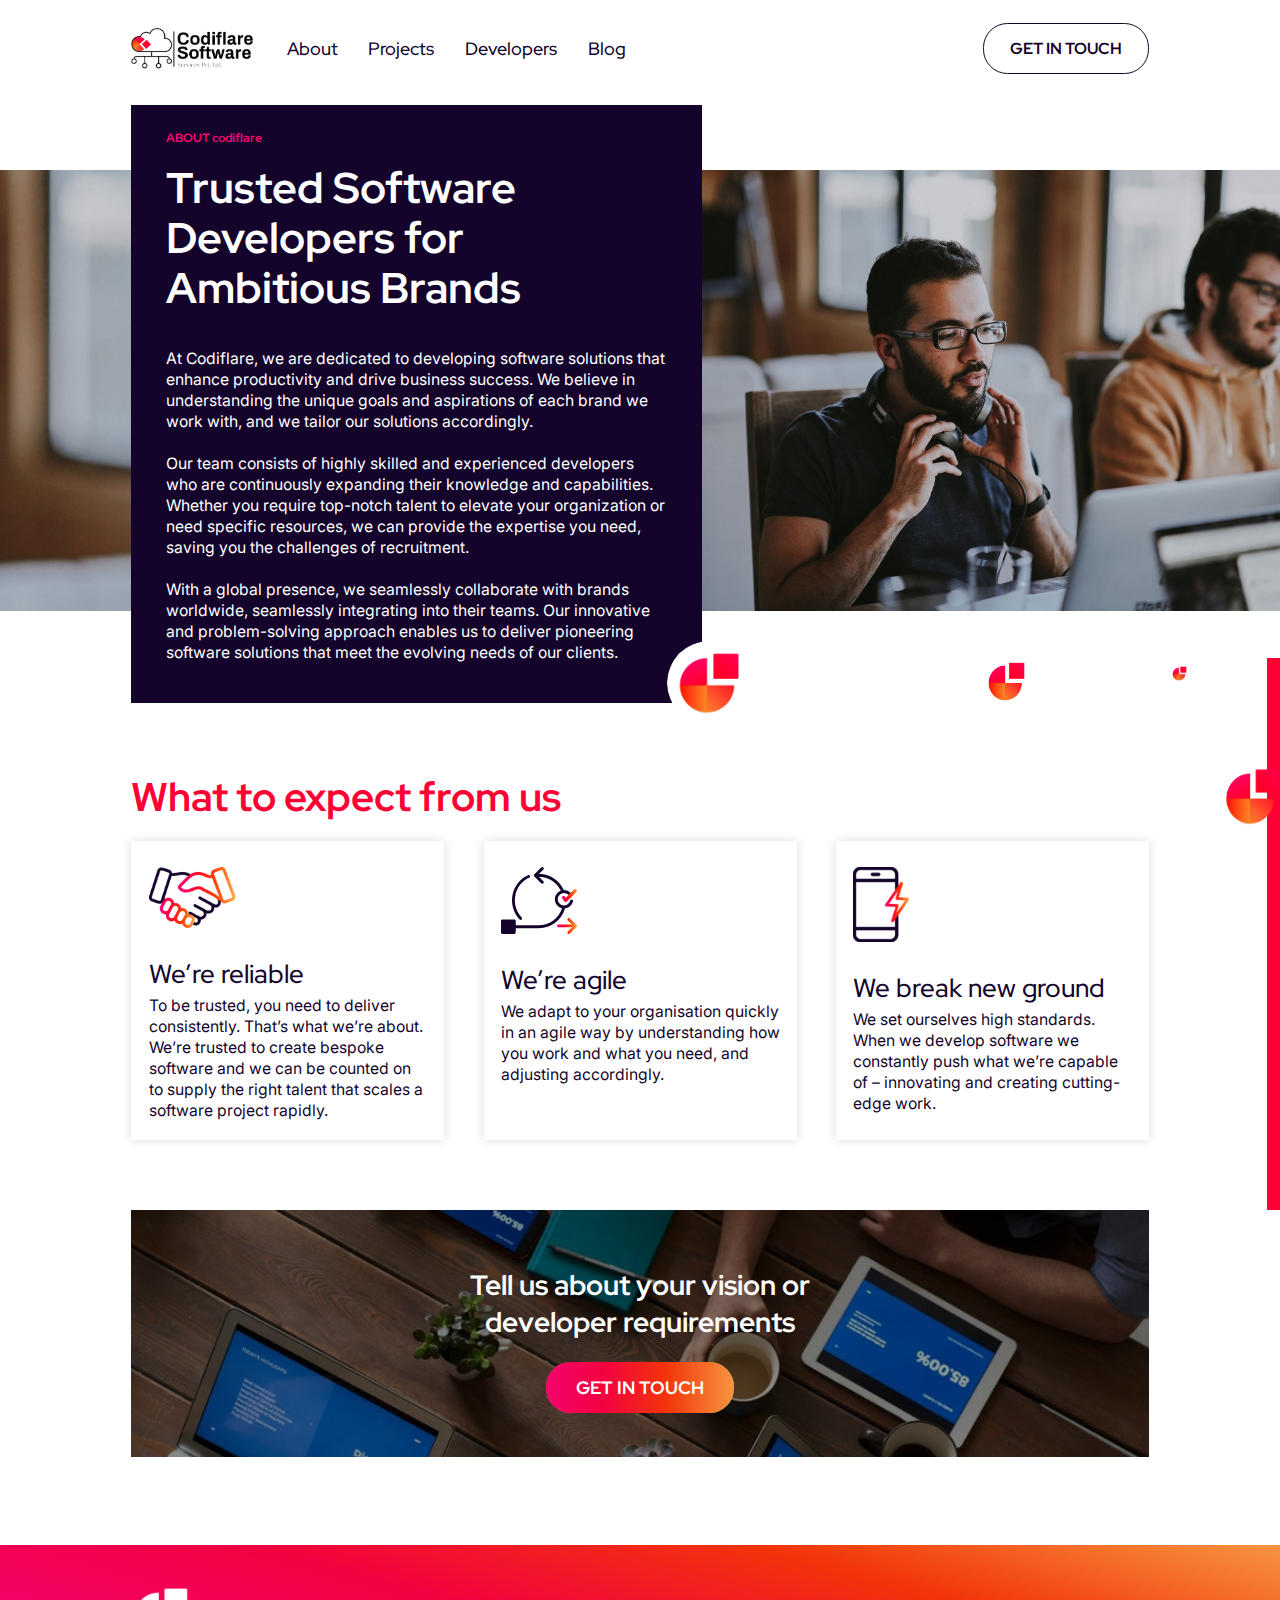
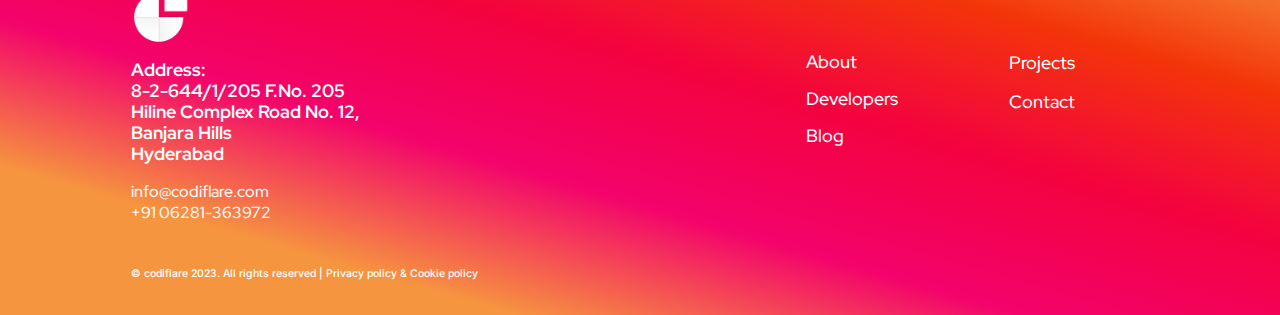
<file: about.html>
<!DOCTYPE html>
<html lang="en-US">
<head>
	<meta charset="UTF-8">
	<link rel="profile" href="https://gmpg.org/xfn/11">
	<meta name="robots" content="index, follow, max-image-preview:large, max-snippet:-1, max-video-preview:-1">
<meta name="viewport" content="width=device-width, initial-scale=1">
	<!-- This site is optimized with the Yoast SEO plugin v19.7.1 - https://yoast.com/wordpress/plugins/seo/ -->
	<title>About Codiflare Software - Our Story, Mission, and Vision</title>
    <meta name="keywords" content="website building, website development, website design, SEO marketing, cloud services, mobile development, Hyderabad, India, digital agency, web design company, online presence, e-commerce website, responsive design, user experience, content management system, website security, website maintenance, web application development, website optimization, search engine optimization, digital marketing, social media marketing, online advertising, online branding, Bangalore, Chennai, Mumbai, Delhi, Kolkata, Pune, Ahmedabad, Jaipur, Surat, Lucknow, Kanpur, Nagpur, Visakhapatnam, Vijayawada, Bhubaneswar, Patna, Ludhiana, Amritsar, Chandigarh, Guwahati." />
	<meta name="google-site-verification" content="JE_2DAgcoX8Wx9iOlPRYFg3gm7-R460VolehxAmObEE" />
	<link rel="canonical" href="about">
	<meta property="og:locale" content="en_US">
	<meta property="og:type" content="article">
	<meta property="og:title" content="About - codiflare">
	<meta property="og:description" content="ABOUT codiflare We work with software developers trusted by ambitious brands We believe in building software that helps you work smarter. We create solutions that make businesses better, because we take the time to understand the specific outcomes that will progress their ambitions. Our ever-growing pool of developers are rich in skills, know-how and experience. ... Read more">
	<meta property="og:url" content="about">
	<meta property="og:site_name" content="codiflare">
	<meta property="article:modified_time" content="2022-10-12T11:33:24+00:00">
	<meta name="twitter:card" content="summary_large_image">
	<meta name="twitter:label1" content="Est. reading time">
	<meta name="twitter:data1" content="3 minutes">
	<script type="application/ld+json" class="yoast-schema-graph">{"@context":"https://schema.org","@graph":[{"@type":"WebPage","@id":"about","url":"about","name":"About - codiflare","isPartOf":{"@id":"https://codiflare.com/#website"},"datePublished":"2022-09-06T07:09:05+00:00","dateModified":"2022-10-12T11:33:24+00:00","breadcrumb":{"@id":"about#breadcrumb"},"inLanguage":"en-US","potentialAction":[{"@type":"ReadAction","target":["about"]}]},{"@type":"BreadcrumbList","@id":"about#breadcrumb","itemListElement":[{"@type":"ListItem","position":1,"name":"Home","item":"https://codiflare.com/"},{"@type":"ListItem","position":2,"name":"About"}]},{"@type":"WebSite","@id":"https://codiflare.com/#website","url":"https://codiflare.com/","name":"codiflare","description":"","publisher":{"@id":"https://codiflare.com/#organization"},"potentialAction":[{"@type":"SearchAction","target":{"@type":"EntryPoint","urlTemplate":"https://codiflare.com/?s={search_term_string}"},"query-input":"required name=search_term_string"}],"inLanguage":"en-US"},{"@type":"Organization","@id":"https://codiflare.com/#organization","name":"codiflare","url":"https://codiflare.com/","sameAs":[],"logo":{"@type":"ImageObject","inLanguage":"en-US","@id":"https://codiflare.com/#/schema/logo/image/","url":"https://codiflare.com/wp-content/uploads/2022/10/codiflare_Logomark-FullGradient-White.png","contentUrl":"https://codiflare.com/wp-content/uploads/2022/10/codiflare_Logomark-FullGradient-White.png","width":4501,"height":4501,"caption":"codiflare"},"image":{"@id":"https://codiflare.com/#/schema/logo/image/"}}]}</script>
	<!-- / Yoast SEO plugin. -->


<link rel="dns-prefetch" href="//cdnjs.cloudflare.com">
<link rel="dns-prefetch" href="//s.w.org">
<link rel="alternate" type="application/rss+xml" title="codiflare &raquo; Feed" href="https://codiflare.com/feed/">
<link rel="alternate" type="application/rss+xml" title="codiflare &raquo; Comments Feed" href="https://codiflare.com/comments/feed/">
<script>
window._wpemojiSettings = {"baseUrl":"https:\/\/s.w.org\/images\/core\/emoji\/14.0.0\/72x72\/","ext":".png","svgUrl":"https:\/\/s.w.org\/images\/core\/emoji\/14.0.0\/svg\/","svgExt":".svg","source":{"concatemoji":"https:\/\/codiflare.com\/wp-includes\/js\/wp-emoji-release.min.js?ver=6.0.2"}};
/*! This file is auto-generated */
!function(e,a,t){var n,r,o,i=a.createElement("canvas"),p=i.getContext&&i.getContext("2d");function s(e,t){var a=String.fromCharCode,e=(p.clearRect(0,0,i.width,i.height),p.fillText(a.apply(this,e),0,0),i.toDataURL());return p.clearRect(0,0,i.width,i.height),p.fillText(a.apply(this,t),0,0),e===i.toDataURL()}function c(e){var t=a.createElement("script");t.src=e,t.defer=t.type="text/javascript",a.getElementsByTagName("head")[0].appendChild(t)}for(o=Array("flag","emoji"),t.supports={everything:!0,everythingExceptFlag:!0},r=0;r<o.length;r++)t.supports[o[r]]=function(e){if(!p||!p.fillText)return!1;switch(p.textBaseline="top",p.font="600 32px Arial",e){case"flag":return s([127987,65039,8205,9895,65039],[127987,65039,8203,9895,65039])?!1:!s([55356,56826,55356,56819],[55356,56826,8203,55356,56819])&&!s([55356,57332,56128,56423,56128,56418,56128,56421,56128,56430,56128,56423,56128,56447],[55356,57332,8203,56128,56423,8203,56128,56418,8203,56128,56421,8203,56128,56430,8203,56128,56423,8203,56128,56447]);case"emoji":return!s([129777,127995,8205,129778,127999],[129777,127995,8203,129778,127999])}return!1}(o[r]),t.supports.everything=t.supports.everything&&t.supports[o[r]],"flag"!==o[r]&&(t.supports.everythingExceptFlag=t.supports.everythingExceptFlag&&t.supports[o[r]]);t.supports.everythingExceptFlag=t.supports.everythingExceptFlag&&!t.supports.flag,t.DOMReady=!1,t.readyCallback=function(){t.DOMReady=!0},t.supports.everything||(n=function(){t.readyCallback()},a.addEventListener?(a.addEventListener("DOMContentLoaded",n,!1),e.addEventListener("load",n,!1)):(e.attachEvent("onload",n),a.attachEvent("onreadystatechange",function(){"complete"===a.readyState&&t.readyCallback()})),(e=t.source||{}).concatemoji?c(e.concatemoji):e.wpemoji&&e.twemoji&&(c(e.twemoji),c(e.wpemoji)))}(window,document,window._wpemojiSettings);
</script>
<style>
img.wp-smiley,
img.emoji {
	display: inline !important;
	border: none !important;
	box-shadow: none !important;
	height: 1em !important;
	width: 1em !important;
	margin: 0 0.07em !important;
	vertical-align: -0.1em !important;
	background: none !important;
	padding: 0 !important;
}
</style>
	<link rel="stylesheet" id="wp-block-library-css" href="css/style.min.css" media="all">
<style id="global-styles-inline-css">
body{--wp--preset--color--black: #000000;--wp--preset--color--cyan-bluish-gray: #abb8c3;--wp--preset--color--white: #ffffff;--wp--preset--color--pale-pink: #f78da7;--wp--preset--color--vivid-red: #cf2e2e;--wp--preset--color--luminous-vivid-orange: #ff6900;--wp--preset--color--luminous-vivid-amber: #fcb900;--wp--preset--color--light-green-cyan: #7bdcb5;--wp--preset--color--vivid-green-cyan: #00d084;--wp--preset--color--pale-cyan-blue: #8ed1fc;--wp--preset--color--vivid-cyan-blue: #0693e3;--wp--preset--color--vivid-purple: #9b51e0;--wp--preset--color--contrast: var(--contrast);--wp--preset--color--contrast-2: var(--contrast-2);--wp--preset--color--contrast-3: var(--contrast-3);--wp--preset--color--base: var(--base);--wp--preset--color--base-2: var(--base-2);--wp--preset--color--base-3: var(--base-3);--wp--preset--color--accent: var(--accent);--wp--preset--gradient--vivid-cyan-blue-to-vivid-purple: linear-gradient(135deg,rgba(6,147,227,1) 0%,rgb(155,81,224) 100%);--wp--preset--gradient--light-green-cyan-to-vivid-green-cyan: linear-gradient(135deg,rgb(122,220,180) 0%,rgb(0,208,130) 100%);--wp--preset--gradient--luminous-vivid-amber-to-luminous-vivid-orange: linear-gradient(135deg,rgba(252,185,0,1) 0%,rgba(255,105,0,1) 100%);--wp--preset--gradient--luminous-vivid-orange-to-vivid-red: linear-gradient(135deg,rgba(255,105,0,1) 0%,rgb(207,46,46) 100%);--wp--preset--gradient--very-light-gray-to-cyan-bluish-gray: linear-gradient(135deg,rgb(238,238,238) 0%,rgb(169,184,195) 100%);--wp--preset--gradient--cool-to-warm-spectrum: linear-gradient(135deg,rgb(74,234,220) 0%,rgb(151,120,209) 20%,rgb(207,42,186) 40%,rgb(238,44,130) 60%,rgb(251,105,98) 80%,rgb(254,248,76) 100%);--wp--preset--gradient--blush-light-purple: linear-gradient(135deg,rgb(255,206,236) 0%,rgb(152,150,240) 100%);--wp--preset--gradient--blush-bordeaux: linear-gradient(135deg,rgb(254,205,165) 0%,rgb(254,45,45) 50%,rgb(107,0,62) 100%);--wp--preset--gradient--luminous-dusk: linear-gradient(135deg,rgb(255,203,112) 0%,rgb(199,81,192) 50%,rgb(65,88,208) 100%);--wp--preset--gradient--pale-ocean: linear-gradient(135deg,rgb(255,245,203) 0%,rgb(182,227,212) 50%,rgb(51,167,181) 100%);--wp--preset--gradient--electric-grass: linear-gradient(135deg,rgb(202,248,128) 0%,rgb(113,206,126) 100%);--wp--preset--gradient--midnight: linear-gradient(135deg,rgb(2,3,129) 0%,rgb(40,116,252) 100%);--wp--preset--duotone--dark-grayscale: url('about#wp-duotone-dark-grayscale');--wp--preset--duotone--grayscale: url('about#wp-duotone-grayscale');--wp--preset--duotone--purple-yellow: url('about#wp-duotone-purple-yellow');--wp--preset--duotone--blue-red: url('about#wp-duotone-blue-red');--wp--preset--duotone--midnight: url('about#wp-duotone-midnight');--wp--preset--duotone--magenta-yellow: url('about#wp-duotone-magenta-yellow');--wp--preset--duotone--purple-green: url('about#wp-duotone-purple-green');--wp--preset--duotone--blue-orange: url('about#wp-duotone-blue-orange');--wp--preset--font-size--small: 13px;--wp--preset--font-size--medium: 20px;--wp--preset--font-size--large: 36px;--wp--preset--font-size--x-large: 42px;}.has-black-color{color: var(--wp--preset--color--black) !important;}.has-cyan-bluish-gray-color{color: var(--wp--preset--color--cyan-bluish-gray) !important;}.has-white-color{color: var(--wp--preset--color--white) !important;}.has-pale-pink-color{color: var(--wp--preset--color--pale-pink) !important;}.has-vivid-red-color{color: var(--wp--preset--color--vivid-red) !important;}.has-luminous-vivid-orange-color{color: var(--wp--preset--color--luminous-vivid-orange) !important;}.has-luminous-vivid-amber-color{color: var(--wp--preset--color--luminous-vivid-amber) !important;}.has-light-green-cyan-color{color: var(--wp--preset--color--light-green-cyan) !important;}.has-vivid-green-cyan-color{color: var(--wp--preset--color--vivid-green-cyan) !important;}.has-pale-cyan-blue-color{color: var(--wp--preset--color--pale-cyan-blue) !important;}.has-vivid-cyan-blue-color{color: var(--wp--preset--color--vivid-cyan-blue) !important;}.has-vivid-purple-color{color: var(--wp--preset--color--vivid-purple) !important;}.has-black-background-color{background-color: var(--wp--preset--color--black) !important;}.has-cyan-bluish-gray-background-color{background-color: var(--wp--preset--color--cyan-bluish-gray) !important;}.has-white-background-color{background-color: var(--wp--preset--color--white) !important;}.has-pale-pink-background-color{background-color: var(--wp--preset--color--pale-pink) !important;}.has-vivid-red-background-color{background-color: var(--wp--preset--color--vivid-red) !important;}.has-luminous-vivid-orange-background-color{background-color: var(--wp--preset--color--luminous-vivid-orange) !important;}.has-luminous-vivid-amber-background-color{background-color: var(--wp--preset--color--luminous-vivid-amber) !important;}.has-light-green-cyan-background-color{background-color: var(--wp--preset--color--light-green-cyan) !important;}.has-vivid-green-cyan-background-color{background-color: var(--wp--preset--color--vivid-green-cyan) !important;}.has-pale-cyan-blue-background-color{background-color: var(--wp--preset--color--pale-cyan-blue) !important;}.has-vivid-cyan-blue-background-color{background-color: var(--wp--preset--color--vivid-cyan-blue) !important;}.has-vivid-purple-background-color{background-color: var(--wp--preset--color--vivid-purple) !important;}.has-black-border-color{border-color: var(--wp--preset--color--black) !important;}.has-cyan-bluish-gray-border-color{border-color: var(--wp--preset--color--cyan-bluish-gray) !important;}.has-white-border-color{border-color: var(--wp--preset--color--white) !important;}.has-pale-pink-border-color{border-color: var(--wp--preset--color--pale-pink) !important;}.has-vivid-red-border-color{border-color: var(--wp--preset--color--vivid-red) !important;}.has-luminous-vivid-orange-border-color{border-color: var(--wp--preset--color--luminous-vivid-orange) !important;}.has-luminous-vivid-amber-border-color{border-color: var(--wp--preset--color--luminous-vivid-amber) !important;}.has-light-green-cyan-border-color{border-color: var(--wp--preset--color--light-green-cyan) !important;}.has-vivid-green-cyan-border-color{border-color: var(--wp--preset--color--vivid-green-cyan) !important;}.has-pale-cyan-blue-border-color{border-color: var(--wp--preset--color--pale-cyan-blue) !important;}.has-vivid-cyan-blue-border-color{border-color: var(--wp--preset--color--vivid-cyan-blue) !important;}.has-vivid-purple-border-color{border-color: var(--wp--preset--color--vivid-purple) !important;}.has-vivid-cyan-blue-to-vivid-purple-gradient-background{background: var(--wp--preset--gradient--vivid-cyan-blue-to-vivid-purple) !important;}.has-light-green-cyan-to-vivid-green-cyan-gradient-background{background: var(--wp--preset--gradient--light-green-cyan-to-vivid-green-cyan) !important;}.has-luminous-vivid-amber-to-luminous-vivid-orange-gradient-background{background: var(--wp--preset--gradient--luminous-vivid-amber-to-luminous-vivid-orange) !important;}.has-luminous-vivid-orange-to-vivid-red-gradient-background{background: var(--wp--preset--gradient--luminous-vivid-orange-to-vivid-red) !important;}.has-very-light-gray-to-cyan-bluish-gray-gradient-background{background: var(--wp--preset--gradient--very-light-gray-to-cyan-bluish-gray) !important;}.has-cool-to-warm-spectrum-gradient-background{background: var(--wp--preset--gradient--cool-to-warm-spectrum) !important;}.has-blush-light-purple-gradient-background{background: var(--wp--preset--gradient--blush-light-purple) !important;}.has-blush-bordeaux-gradient-background{background: var(--wp--preset--gradient--blush-bordeaux) !important;}.has-luminous-dusk-gradient-background{background: var(--wp--preset--gradient--luminous-dusk) !important;}.has-pale-ocean-gradient-background{background: var(--wp--preset--gradient--pale-ocean) !important;}.has-electric-grass-gradient-background{background: var(--wp--preset--gradient--electric-grass) !important;}.has-midnight-gradient-background{background: var(--wp--preset--gradient--midnight) !important;}.has-small-font-size{font-size: var(--wp--preset--font-size--small) !important;}.has-medium-font-size{font-size: var(--wp--preset--font-size--medium) !important;}.has-large-font-size{font-size: var(--wp--preset--font-size--large) !important;}.has-x-large-font-size{font-size: var(--wp--preset--font-size--x-large) !important;}
</style>
<link rel="stylesheet" id="contact-form-7-css" href="css/styles.css" media="all">
<link rel="stylesheet" id="generate-widget-areas-css" href="css/widget-areas.min.css" media="all">
<link rel="stylesheet" id="generate-style-css" href="css/main.min.css" media="all">
<link rel="stylesheet" id="main-style-css" href="css/style.css" media="all">
<link rel="stylesheet" id="custom-style-css" href="css/custom.css" media="all">
<link rel="stylesheet" id="font-awesome-css" href="https://cdnjs.cloudflare.com/ajax/libs/font-awesome/4.7.0/css/font-awesome.min.css?ver=6.0.2" media="all">
<link rel="stylesheet" id="owl-carousel-css" href="https://cdnjs.cloudflare.com/ajax/libs/OwlCarousel2/2.2.0/assets/owl.carousel.css?ver=6.0.2" media="all">
<script src="https://cdnjs.cloudflare.com/ajax/libs/jquery/3.6.1/jquery.min.js?ver=6.0.2" id="myjquery-js"></script>
<script src="js/jquery-migrate.min.js" id="jquery-migrate-js"></script>
<script src="https://cdnjs.cloudflare.com/ajax/libs/OwlCarousel2/2.3.4/owl.carousel.min.js?ver=6.0.2" id="owl-carousel-js"></script>
<script src="js/script.js" id="main-script-js"></script>
<link rel="https://api.w.org/" href="https://codiflare.com/wp-json/"><link rel="alternate" type="application/json" href="https://codiflare.com/wp-json/wp/v2/pages/12"><link rel="EditURI" type="application/rsd+xml" title="RSD" href="https://codiflare.com/xmlrpc.php?rsd">
<link rel="wlwmanifest" type="application/wlwmanifest+xml" href="https://codiflare.com/wp-includes/wlwmanifest.xml"> 
<meta name="generator" content="WordPress 6.0.2">
<link rel="shortlink" href="https://codiflare.com/?p=12">
<link rel="alternate" type="application/json+oembed" href="https://codiflare.com/wp-json/oembed/1.0/embed?url=https%3A%2F%2Fcodiflare.com%2Fabout%2F">
<link rel="alternate" type="text/xml+oembed" href="https://codiflare.com/wp-json/oembed/1.0/embed?url=https%3A%2F%2Fcodiflare.com%2Fabout%2F&#038;format=xml">
<link rel="icon" href="images/cropped-codiflare_Logomark-FullGradient-White-32x32.png" sizes="32x32">
<link rel="icon" href="images/cropped-codiflare_Logomark-FullGradient-White-192x192.png" sizes="192x192">
<link rel="apple-touch-icon" href="images/cropped-codiflare_Logomark-FullGradient-White-180x180.png">
<meta name="msapplication-TileImage" content="https://codiflare.com/wp-content/uploads/2022/10/cropped-codiflare_Logomark-FullGradient-White-270x270.png">
</head>

<body class="page-template-default page page-id-12 wp-embed-responsive no-sidebar nav-float-right separate-containers header-aligned-left dropdown-hover" itemtype="https://schema.org/WebPage" itemscope>
	<svg xmlns="http://www.w3.org/2000/svg" viewBox="0 0 0 0" width="0" height="0" focusable="false" role="none" style="visibility: hidden; position: absolute; left: -9999px; overflow: hidden;"><defs><filter id="wp-duotone-dark-grayscale"><fecolormatrix color-interpolation-filters="sRGB" type="matrix" values=" .299 .587 .114 0 0 .299 .587 .114 0 0 .299 .587 .114 0 0 .299 .587 .114 0 0 "/><fecomponenttransfer color-interpolation-filters="sRGB"><fefuncr type="table" tableValues="0 0.49803921568627"/><fefuncg type="table" tableValues="0 0.49803921568627"/><fefuncb type="table" tableValues="0 0.49803921568627"/><fefunca type="table" tableValues="1 1"/></fecomponenttransfer><fecomposite in2="SourceGraphic" operator="in"/></filter></defs></svg><svg xmlns="http://www.w3.org/2000/svg" viewBox="0 0 0 0" width="0" height="0" focusable="false" role="none" style="visibility: hidden; position: absolute; left: -9999px; overflow: hidden;"><defs><filter id="wp-duotone-grayscale"><fecolormatrix color-interpolation-filters="sRGB" type="matrix" values=" .299 .587 .114 0 0 .299 .587 .114 0 0 .299 .587 .114 0 0 .299 .587 .114 0 0 "/><fecomponenttransfer color-interpolation-filters="sRGB"><fefuncr type="table" tableValues="0 1"/><fefuncg type="table" tableValues="0 1"/><fefuncb type="table" tableValues="0 1"/><fefunca type="table" tableValues="1 1"/></fecomponenttransfer><fecomposite in2="SourceGraphic" operator="in"/></filter></defs></svg><svg xmlns="http://www.w3.org/2000/svg" viewBox="0 0 0 0" width="0" height="0" focusable="false" role="none" style="visibility: hidden; position: absolute; left: -9999px; overflow: hidden;"><defs><filter id="wp-duotone-purple-yellow"><fecolormatrix color-interpolation-filters="sRGB" type="matrix" values=" .299 .587 .114 0 0 .299 .587 .114 0 0 .299 .587 .114 0 0 .299 .587 .114 0 0 "/><fecomponenttransfer color-interpolation-filters="sRGB"><fefuncr type="table" tableValues="0.54901960784314 0.98823529411765"/><fefuncg type="table" tableValues="0 1"/><fefuncb type="table" tableValues="0.71764705882353 0.25490196078431"/><fefunca type="table" tableValues="1 1"/></fecomponenttransfer><fecomposite in2="SourceGraphic" operator="in"/></filter></defs></svg><svg xmlns="http://www.w3.org/2000/svg" viewBox="0 0 0 0" width="0" height="0" focusable="false" role="none" style="visibility: hidden; position: absolute; left: -9999px; overflow: hidden;"><defs><filter id="wp-duotone-blue-red"><fecolormatrix color-interpolation-filters="sRGB" type="matrix" values=" .299 .587 .114 0 0 .299 .587 .114 0 0 .299 .587 .114 0 0 .299 .587 .114 0 0 "/><fecomponenttransfer color-interpolation-filters="sRGB"><fefuncr type="table" tableValues="0 1"/><fefuncg type="table" tableValues="0 0.27843137254902"/><fefuncb type="table" tableValues="0.5921568627451 0.27843137254902"/><fefunca type="table" tableValues="1 1"/></fecomponenttransfer><fecomposite in2="SourceGraphic" operator="in"/></filter></defs></svg><svg xmlns="http://www.w3.org/2000/svg" viewBox="0 0 0 0" width="0" height="0" focusable="false" role="none" style="visibility: hidden; position: absolute; left: -9999px; overflow: hidden;"><defs><filter id="wp-duotone-midnight"><fecolormatrix color-interpolation-filters="sRGB" type="matrix" values=" .299 .587 .114 0 0 .299 .587 .114 0 0 .299 .587 .114 0 0 .299 .587 .114 0 0 "/><fecomponenttransfer color-interpolation-filters="sRGB"><fefuncr type="table" tableValues="0 0"/><fefuncg type="table" tableValues="0 0.64705882352941"/><fefuncb type="table" tableValues="0 1"/><fefunca type="table" tableValues="1 1"/></fecomponenttransfer><fecomposite in2="SourceGraphic" operator="in"/></filter></defs></svg><svg xmlns="http://www.w3.org/2000/svg" viewBox="0 0 0 0" width="0" height="0" focusable="false" role="none" style="visibility: hidden; position: absolute; left: -9999px; overflow: hidden;"><defs><filter id="wp-duotone-magenta-yellow"><fecolormatrix color-interpolation-filters="sRGB" type="matrix" values=" .299 .587 .114 0 0 .299 .587 .114 0 0 .299 .587 .114 0 0 .299 .587 .114 0 0 "/><fecomponenttransfer color-interpolation-filters="sRGB"><fefuncr type="table" tableValues="0.78039215686275 1"/><fefuncg type="table" tableValues="0 0.94901960784314"/><fefuncb type="table" tableValues="0.35294117647059 0.47058823529412"/><fefunca type="table" tableValues="1 1"/></fecomponenttransfer><fecomposite in2="SourceGraphic" operator="in"/></filter></defs></svg><svg xmlns="http://www.w3.org/2000/svg" viewBox="0 0 0 0" width="0" height="0" focusable="false" role="none" style="visibility: hidden; position: absolute; left: -9999px; overflow: hidden;"><defs><filter id="wp-duotone-purple-green"><fecolormatrix color-interpolation-filters="sRGB" type="matrix" values=" .299 .587 .114 0 0 .299 .587 .114 0 0 .299 .587 .114 0 0 .299 .587 .114 0 0 "/><fecomponenttransfer color-interpolation-filters="sRGB"><fefuncr type="table" tableValues="0.65098039215686 0.40392156862745"/><fefuncg type="table" tableValues="0 1"/><fefuncb type="table" tableValues="0.44705882352941 0.4"/><fefunca type="table" tableValues="1 1"/></fecomponenttransfer><fecomposite in2="SourceGraphic" operator="in"/></filter></defs></svg><svg xmlns="http://www.w3.org/2000/svg" viewBox="0 0 0 0" width="0" height="0" focusable="false" role="none" style="visibility: hidden; position: absolute; left: -9999px; overflow: hidden;"><defs><filter id="wp-duotone-blue-orange"><fecolormatrix color-interpolation-filters="sRGB" type="matrix" values=" .299 .587 .114 0 0 .299 .587 .114 0 0 .299 .587 .114 0 0 .299 .587 .114 0 0 "/><fecomponenttransfer color-interpolation-filters="sRGB"><fefuncr type="table" tableValues="0.098039215686275 1"/><fefuncg type="table" tableValues="0 0.66274509803922"/><fefuncb type="table" tableValues="0.84705882352941 0.41960784313725"/><fefunca type="table" tableValues="1 1"/></fecomponenttransfer><fecomposite in2="SourceGraphic" operator="in"/></filter></defs></svg><a class="screen-reader-text skip-link" href="#content" title="Skip to content">Skip to content</a>

	<div class="top-header-section">
	        <div class="inner-container">
	            <header class="header" id="masthead" aria-label="Site" itemtype="https://schema.org/WPHeader" itemscope>
	                <div class="header-content">
	                    <div class="logo">
	                        <a href="https://codiflare.com">
	                            <img class="main-logo-img" src="images/codiflare_PrimaryLogo-FullGradient.png" alt="codiflare logo">
	                        </a>
	                    </div>
	                    <span class="menu-icon" onclick="toggleMenu()">
	                        <img id="menu_action_button_open" src="images/menu_open.png" alt="menu open">
	                        <img id="menu_action_button_close" class="hideopen" src="images/menu_close.png" alt="menu close">
	                    </span>
	                    <div class="main-nav"><ul id="float-menu" class="desktop-menu  menu-list"><li class="list-item"><a class="menu-link" href="about"><span class="menu-link-line">About</span></a></li>
<li class="list-item"><a class="menu-link" href="projects"><span class="menu-link-line">Projects</span></a></li>
<li class="list-item"><a class="menu-link" href="developers"><span class="menu-link-line">Developers</span></a></li>
<li class="list-item"><a class="menu-link" href="blog"><span class="menu-link-line">Blog</span></a></li>
 <li class="list-item contact_menu"><a href="contact" class="menu-link"><span class="menu-link-line">Contact</span></a></li>
    			<li class="menu-illustrations">
                    <img class="one" src="images/menu_illustration.png" alt="codiflare logo">
                    <img class="two" src="images/menu_illustration.png" alt="codiflare logo">
                    <img class="three" src="images/menu_illustration.png" alt="codiflare logo">
                    <img class="four" src="images/menu_illustration.png" alt="codiflare logo">
                </li>
                <li class="menu-copy-right">
                    © codiflare 2022
                </li></ul></div>	                </div>
	                <div class="touch-button">
	                    <a class="header-button" href="contact">GET IN TOUCH</a>
	                </div>

			
			</header>
	        </div>
	    </div>
		
	<div class="site grid-container container hfeed" id="page">
				<div class="site-content" id="content"> <!--style="padding-top:100px !important;"-->  
			
	<div class="content-area" id="primary">
		<main class="site-main" id="main">
			
<article id="post-12" class="post-12 page type-page status-publish" itemtype="https://schema.org/CreativeWork" itemscope>
	<div class="inside-article">
		
		<div class="entry-content" itemprop="text">
			
<div class="top-common-section">
        <div class="common-img1">
            <img class="img-one" src="images/about1.jpg" alt>
        </div>
        <div class="top-common-content">
            <div class="inner-wrapper-common">



<h6 class="top-common-heading">ABOUT codiflare</h6>



<h1 class="middle-common-heading about">Trusted Software Developers for Ambitious Brands</h1>



<p class="top-common-para">At Codiflare, we are dedicated to developing software solutions that enhance productivity and drive business success. We believe in understanding the unique goals and aspirations of each brand we work with, and we tailor our solutions accordingly.<br><br>Our team consists of highly skilled and experienced developers who are continuously expanding their knowledge and capabilities. Whether you require top-notch talent to elevate your organization or need specific resources, we can provide the expertise you need, saving you the challenges of recruitment.<br> <br>With a global presence, we seamlessly collaborate with brands worldwide, seamlessly integrating into their teams. Our innovative and problem-solving approach enables us to deliver pioneering software solutions that meet the evolving needs of our clients.</p>



<div class="common-logo1-container">
                    <img class="common-logo1" src="images/logo.png" alt>
                </div>
          </div>
        </div>  
        
        <div class="common-img2">
            <img class="img-two" src="images/about2.jpg" alt>
            <img class="common-logo2" src="images/codiflare_Logomark-FullGradient-White.png" alt>
            <img class="common-logo3" src="images/codiflare_Logomark-FullGradient-White.png" alt>
            <img class="common-logo4" src="images/codiflare_Logomark-FullGradient-White.png" alt>
        </div>
</div>



<div class="orange-line-container">
        <div class="inner-container">
            <div class="card-top-heading">
                <h2 class="card-top-heading-one">What to expect from us</h2>
            </div>
            <div class="card-content-container">
                <div class="card-content">
                    <div class="card-img-section">
                        <img class="card-img" src="images/card-icon1.png" alt>
                    </div>
                    <div class="card-inner-heading">
                        <h4 class="card-heading">We’re reliable</h4>
                    </div>
                    <div class="card-inner-para">
                        <p class="card-para">To be trusted, you need to deliver consistently. That’s what we’re about.
                            We’re
                            trusted to create
                            bespoke software and we can be counted on to supply the right talent that scales a software
                            project rapidly.</p>
                    </div>
                </div>
                <div class="card-content">
                    <div class="card-img-section">
                        <img class="card-img" src="images/card-icon2.png" alt>
                    </div>
                    <div class="card-inner-heading">
                        <h4 class="card-heading">We’re agile</h4>
                    </div>
                    <div class="card-inner-para">
                        <p class="card-para">We adapt to your organisation quickly in an agile way by understanding how
                            you
                            work and what you need, and adjusting accordingly.</p>
                    </div>
                </div>
                <div class="card-content">
                    <div class="card-img-section">
                        <img class="card-img" src="images/card-icon3.png" alt>
                    </div>
                    <div class="card-inner-heading">
                        <h4 class="card-heading">We break new ground</h4>
                    </div>
                    <div class="card-inner-para">
                        <p class="card-para">We set ourselves high standards. When we develop software we constantly
                            push
                            what we’re capable of &#8211; innovating and creating cutting-edge work.</p>
                    </div>
                </div>
            </div>
        </div>
    </div>



<div class="common-rectangle-container">
        <div class="inner-container inner-another-container">
            <div class="rectangle-container">
                <div class="rectangle-content-container">
                    <div class="rectangle-middle-section">
                        <div class="rectangle-heading-section">
                            <h5 class="rectangle-heading">Tell us about your vision or</h5>
                            <h5 class="rectangle-heading">developer requirements</h5>
                        </div>
                        <a href="contact" class="start-button">GET IN TOUCH</a>
                    </div>
                </div>
            </div>
        </div>
    </div>
		</div>

			</div>
</article>
		</main>
	</div>

	
	</div>
</div>


<div class="site-footer">
				<div id="footer-widgets" class="site footer-widgets footer-section">
				<div class="footer-widgets-container grid-container">
					<div class="inside-footer-widgets">
							<div class="footer-widget-1">
		<aside id="block-7" class="widget inner-padding widget_block"><footer class="footer">
<div class="inner-container">
<div class="footer-inner">
<div class="footer-left">
<div class="footer-logo">
                        <img class="footer-logo-img" src="images/codiflare_Logomark-White.png" alt="codiflare logo">
                    </div>
<h2 class="footer-heading">Address:<br>
    8-2-644/1/205 F.No. 205<br>
Hiline Complex Road No. 12,<br>
Banjara Hills
<br>
Hyderabad</h2>
<div class="footer-link-left">
                        <a class="footer-link" href="https://codiflare.com">info@codiflare.com</a><br>
<a href="tel:+91  06281-363972" class="footer-link">+91  06281-363972</a>
                    </div>
<p></p>
</div>
<div class="footer-right">
<div class="footer-right-top">
<div class="footer-right-menu">
<div class="inner-link">
                                <a class="footer-right-link" href="about">About</a>
                            </div>
<div class="inner-link">
                                <a class="footer-right-link" href="developers">Developers</a>
                            </div>
<div class="inner-link">
                                <a class="footer-right-link" href="blog">Blog</a>
                            </div>
<p></p>
</div>
<div class="footer-right-menu2">
<div class="inner-link">
                                <a class="footer-right-link" href="projects">Projects</a>
                            </div>
<div class="inner-link">
                                <a class="footer-right-link" href="contact">Contact</a>
                            </div>

<p></p>
</div>
</div>
<div class="footer-social-links" style="display:none;">
<div class="footer-social">
   <a class="social-links" href="#" target="_blank"><br>
     <img src="fonts/instagram.svg" alt="instagram"><br>
   </a>
</div>
<div class="footer-social">
    <a class="social-links" href="#" target="_blank"><br>
       <img src="fonts/facebook.svg" alt="facebook"><br>
    </a>
</div>
<div class="footer-social">
   <a class="social-links" href="#" target="_blank"><br>
     <img src="fonts/twitter.svg" alt="twitter"><br>
   </a>
                        </div>
<div class="footer-social">
    <a class="social-links" href="#" target="_blank"><br>
         <img src="images/linkedin.png" alt="linkedIn"><br>
    </a>
                        </div>
<p></p>
</div>
</div>
</div>
<p class="footer-para">© codiflare 2023. All rights reserved | <a href="privacy">Privacy policy &amp; Cookie policy</a></p>
<p></p>
</div>
</footer></aside>	</div>
		<div class="footer-widget-2">
			</div>
		<div class="footer-widget-3">
			</div>
						</div>
				</div>
			</div>
					<footer class="footer-section">
			<div class="inside-site-info grid-container">
								<!-- <div class="copyright-bar"> -->
									<!-- </div> -->
			</div>
		</footer>
		</div>

<script id="generate-a11y">!function(){"use strict";if("querySelector"in document&&"addEventListener"in window){var e=document.body;e.addEventListener("mousedown",function(){e.classList.add("using-mouse")}),e.addEventListener("keydown",function(){e.classList.remove("using-mouse")})}}();</script><script src="js/index.js" id="swv-js"></script>
<script id="contact-form-7-js-extra">
var wpcf7 = {"api":{"root":"https:\/\/codiflare.com\/wp-json\/","namespace":"contact-form-7\/v1"}};
</script>
<script src="js/index_1.js" id="contact-form-7-js"></script>
<!--[if lte IE 11]>
<script src='https://codiflare.com/wp-content/themes/wtheme/assets/js/classList.min.js?ver=3.1.2' id='generate-classlist-js'></script>
<![endif]-->
<script id="generate-menu-js-extra">
var generatepressMenu = {"toggleOpenedSubMenus":"1","openSubMenuLabel":"Open Sub-Menu","closeSubMenuLabel":"Close Sub-Menu"};
</script>
<script src="js/menu.min.js" id="generate-menu-js"></script>
</body>
</html>
</file>
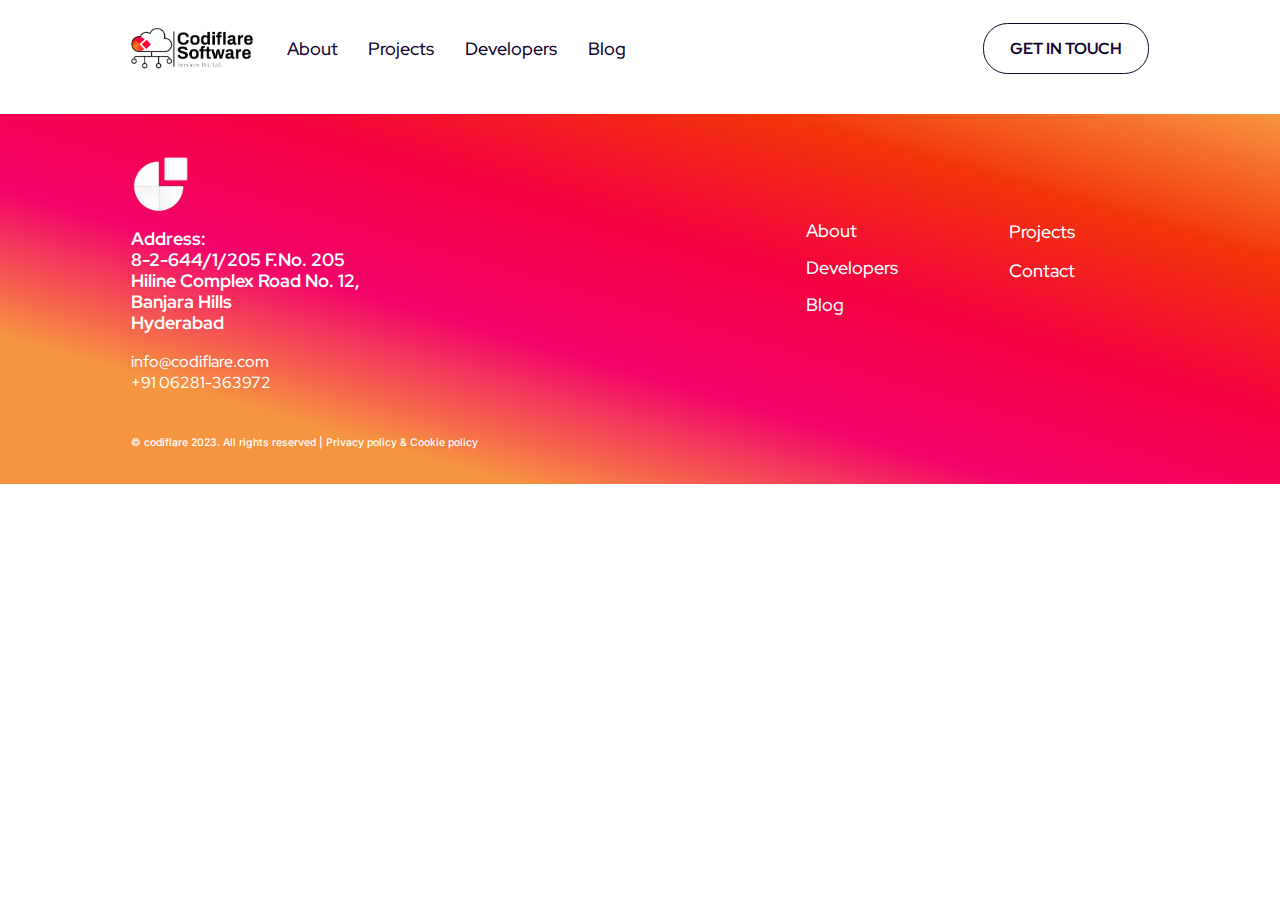
<file: blog.html>
<!DOCTYPE html>
<html lang="en-US">
<head>
	<meta charset="UTF-8">
	<link rel="profile" href="https://gmpg.org/xfn/11">
	<meta name="robots" content="index, follow, max-image-preview:large, max-snippet:-1, max-video-preview:-1">
<meta name="viewport" content="width=device-width, initial-scale=1">
	<!-- This site is optimized with the Yoast SEO plugin v19.7.1 - https://yoast.com/wordpress/plugins/seo/ -->
	<title>Blog - codiflare</title>
	<meta name="keywords" content="website building, website development, website design, SEO marketing, cloud services, mobile development, Hyderabad, India, digital agency, web design company, online presence, e-commerce website, responsive design, user experience, content management system, website security, website maintenance, web application development, website optimization, search engine optimization, digital marketing, social media marketing, online advertising, online branding, Bangalore, Chennai, Mumbai, Delhi, Kolkata, Pune, Ahmedabad, Jaipur, Surat, Lucknow, Kanpur, Nagpur, Visakhapatnam, Vijayawada, Bhubaneswar, Patna, Ludhiana, Amritsar, Chandigarh, Guwahati." />
	<meta name="google-site-verification" content="JE_2DAgcoX8Wx9iOlPRYFg3gm7-R460VolehxAmObEE" />
	<link rel="canonical" href="blog">
	<meta property="og:locale" content="en_US">
	<meta property="og:type" content="article">
	<meta property="og:title" content="Blog - codiflare">
	<meta property="og:description" content="Insights We are codiflare. We’re trusted to create bespoke software for businesses and supply quality developers on demand. GET IN TOUCH Trusted by GET IN TOUCH">
	<meta property="og:url" content="blog">
	<meta property="og:site_name" content="codiflare">
	<meta property="article:modified_time" content="2022-11-09T05:10:49+00:00">
	<meta name="twitter:card" content="summary_large_image">
	<meta name="twitter:label1" content="Est. reading time">
	<meta name="twitter:data1" content="2 minutes">
	<script type="application/ld+json" class="yoast-schema-graph">{"@context":"https://schema.org","@graph":[{"@type":"WebPage","@id":"blog","url":"blog","name":"Blog - codiflare","isPartOf":{"@id":"https://codiflare.com/#website"},"datePublished":"2022-09-06T07:43:31+00:00","dateModified":"2022-11-09T05:10:49+00:00","breadcrumb":{"@id":"blog#breadcrumb"},"inLanguage":"en-US","potentialAction":[{"@type":"ReadAction","target":["blog"]}]},{"@type":"BreadcrumbList","@id":"blog#breadcrumb","itemListElement":[{"@type":"ListItem","position":1,"name":"Home","item":"https://codiflare.com/"},{"@type":"ListItem","position":2,"name":"Blog"}]},{"@type":"WebSite","@id":"https://codiflare.com/#website","url":"https://codiflare.com/","name":"codiflare","description":"","publisher":{"@id":"https://codiflare.com/#organization"},"potentialAction":[{"@type":"SearchAction","target":{"@type":"EntryPoint","urlTemplate":"https://codiflare.com/?s={search_term_string}"},"query-input":"required name=search_term_string"}],"inLanguage":"en-US"},{"@type":"Organization","@id":"https://codiflare.com/#organization","name":"codiflare","url":"https://codiflare.com/","sameAs":[],"logo":{"@type":"ImageObject","inLanguage":"en-US","@id":"https://codiflare.com/#/schema/logo/image/","url":"https://codiflare.com/wp-content/uploads/2022/10/codiflare_Logomark-FullGradient-White.png","contentUrl":"https://codiflare.com/wp-content/uploads/2022/10/codiflare_Logomark-FullGradient-White.png","width":4501,"height":4501,"caption":"codiflare"},"image":{"@id":"https://codiflare.com/#/schema/logo/image/"}}]}</script>
	<!-- / Yoast SEO plugin. -->


<link rel="dns-prefetch" href="//cdnjs.cloudflare.com">
<link rel="dns-prefetch" href="//s.w.org">
<link rel="alternate" type="application/rss+xml" title="codiflare &raquo; Feed" href="https://codiflare.com/feed/">
<link rel="alternate" type="application/rss+xml" title="codiflare &raquo; Comments Feed" href="https://codiflare.com/comments/feed/">
<script>
window._wpemojiSettings = {"baseUrl":"https:\/\/s.w.org\/images\/core\/emoji\/14.0.0\/72x72\/","ext":".png","svgUrl":"https:\/\/s.w.org\/images\/core\/emoji\/14.0.0\/svg\/","svgExt":".svg","source":{"concatemoji":"https:\/\/codiflare.com\/wp-includes\/js\/wp-emoji-release.min.js?ver=6.0.2"}};
/*! This file is auto-generated */
!function(e,a,t){var n,r,o,i=a.createElement("canvas"),p=i.getContext&&i.getContext("2d");function s(e,t){var a=String.fromCharCode,e=(p.clearRect(0,0,i.width,i.height),p.fillText(a.apply(this,e),0,0),i.toDataURL());return p.clearRect(0,0,i.width,i.height),p.fillText(a.apply(this,t),0,0),e===i.toDataURL()}function c(e){var t=a.createElement("script");t.src=e,t.defer=t.type="text/javascript",a.getElementsByTagName("head")[0].appendChild(t)}for(o=Array("flag","emoji"),t.supports={everything:!0,everythingExceptFlag:!0},r=0;r<o.length;r++)t.supports[o[r]]=function(e){if(!p||!p.fillText)return!1;switch(p.textBaseline="top",p.font="600 32px Arial",e){case"flag":return s([127987,65039,8205,9895,65039],[127987,65039,8203,9895,65039])?!1:!s([55356,56826,55356,56819],[55356,56826,8203,55356,56819])&&!s([55356,57332,56128,56423,56128,56418,56128,56421,56128,56430,56128,56423,56128,56447],[55356,57332,8203,56128,56423,8203,56128,56418,8203,56128,56421,8203,56128,56430,8203,56128,56423,8203,56128,56447]);case"emoji":return!s([129777,127995,8205,129778,127999],[129777,127995,8203,129778,127999])}return!1}(o[r]),t.supports.everything=t.supports.everything&&t.supports[o[r]],"flag"!==o[r]&&(t.supports.everythingExceptFlag=t.supports.everythingExceptFlag&&t.supports[o[r]]);t.supports.everythingExceptFlag=t.supports.everythingExceptFlag&&!t.supports.flag,t.DOMReady=!1,t.readyCallback=function(){t.DOMReady=!0},t.supports.everything||(n=function(){t.readyCallback()},a.addEventListener?(a.addEventListener("DOMContentLoaded",n,!1),e.addEventListener("load",n,!1)):(e.attachEvent("onload",n),a.attachEvent("onreadystatechange",function(){"complete"===a.readyState&&t.readyCallback()})),(e=t.source||{}).concatemoji?c(e.concatemoji):e.wpemoji&&e.twemoji&&(c(e.twemoji),c(e.wpemoji)))}(window,document,window._wpemojiSettings);
</script>
<style>
img.wp-smiley,
img.emoji {
	display: inline !important;
	border: none !important;
	box-shadow: none !important;
	height: 1em !important;
	width: 1em !important;
	margin: 0 0.07em !important;
	vertical-align: -0.1em !important;
	background: none !important;
	padding: 0 !important;
}
</style>
	<link rel="stylesheet" id="wp-block-library-css" href="css/style.min.css" media="all">
<style id="global-styles-inline-css">
body{--wp--preset--color--black: #000000;--wp--preset--color--cyan-bluish-gray: #abb8c3;--wp--preset--color--white: #ffffff;--wp--preset--color--pale-pink: #f78da7;--wp--preset--color--vivid-red: #cf2e2e;--wp--preset--color--luminous-vivid-orange: #ff6900;--wp--preset--color--luminous-vivid-amber: #fcb900;--wp--preset--color--light-green-cyan: #7bdcb5;--wp--preset--color--vivid-green-cyan: #00d084;--wp--preset--color--pale-cyan-blue: #8ed1fc;--wp--preset--color--vivid-cyan-blue: #0693e3;--wp--preset--color--vivid-purple: #9b51e0;--wp--preset--color--contrast: var(--contrast);--wp--preset--color--contrast-2: var(--contrast-2);--wp--preset--color--contrast-3: var(--contrast-3);--wp--preset--color--base: var(--base);--wp--preset--color--base-2: var(--base-2);--wp--preset--color--base-3: var(--base-3);--wp--preset--color--accent: var(--accent);--wp--preset--gradient--vivid-cyan-blue-to-vivid-purple: linear-gradient(135deg,rgba(6,147,227,1) 0%,rgb(155,81,224) 100%);--wp--preset--gradient--light-green-cyan-to-vivid-green-cyan: linear-gradient(135deg,rgb(122,220,180) 0%,rgb(0,208,130) 100%);--wp--preset--gradient--luminous-vivid-amber-to-luminous-vivid-orange: linear-gradient(135deg,rgba(252,185,0,1) 0%,rgba(255,105,0,1) 100%);--wp--preset--gradient--luminous-vivid-orange-to-vivid-red: linear-gradient(135deg,rgba(255,105,0,1) 0%,rgb(207,46,46) 100%);--wp--preset--gradient--very-light-gray-to-cyan-bluish-gray: linear-gradient(135deg,rgb(238,238,238) 0%,rgb(169,184,195) 100%);--wp--preset--gradient--cool-to-warm-spectrum: linear-gradient(135deg,rgb(74,234,220) 0%,rgb(151,120,209) 20%,rgb(207,42,186) 40%,rgb(238,44,130) 60%,rgb(251,105,98) 80%,rgb(254,248,76) 100%);--wp--preset--gradient--blush-light-purple: linear-gradient(135deg,rgb(255,206,236) 0%,rgb(152,150,240) 100%);--wp--preset--gradient--blush-bordeaux: linear-gradient(135deg,rgb(254,205,165) 0%,rgb(254,45,45) 50%,rgb(107,0,62) 100%);--wp--preset--gradient--luminous-dusk: linear-gradient(135deg,rgb(255,203,112) 0%,rgb(199,81,192) 50%,rgb(65,88,208) 100%);--wp--preset--gradient--pale-ocean: linear-gradient(135deg,rgb(255,245,203) 0%,rgb(182,227,212) 50%,rgb(51,167,181) 100%);--wp--preset--gradient--electric-grass: linear-gradient(135deg,rgb(202,248,128) 0%,rgb(113,206,126) 100%);--wp--preset--gradient--midnight: linear-gradient(135deg,rgb(2,3,129) 0%,rgb(40,116,252) 100%);--wp--preset--duotone--dark-grayscale: url('blog#wp-duotone-dark-grayscale');--wp--preset--duotone--grayscale: url('blog#wp-duotone-grayscale');--wp--preset--duotone--purple-yellow: url('blog#wp-duotone-purple-yellow');--wp--preset--duotone--blue-red: url('blog#wp-duotone-blue-red');--wp--preset--duotone--midnight: url('blog#wp-duotone-midnight');--wp--preset--duotone--magenta-yellow: url('blog#wp-duotone-magenta-yellow');--wp--preset--duotone--purple-green: url('blog#wp-duotone-purple-green');--wp--preset--duotone--blue-orange: url('blog#wp-duotone-blue-orange');--wp--preset--font-size--small: 13px;--wp--preset--font-size--medium: 20px;--wp--preset--font-size--large: 36px;--wp--preset--font-size--x-large: 42px;}.has-black-color{color: var(--wp--preset--color--black) !important;}.has-cyan-bluish-gray-color{color: var(--wp--preset--color--cyan-bluish-gray) !important;}.has-white-color{color: var(--wp--preset--color--white) !important;}.has-pale-pink-color{color: var(--wp--preset--color--pale-pink) !important;}.has-vivid-red-color{color: var(--wp--preset--color--vivid-red) !important;}.has-luminous-vivid-orange-color{color: var(--wp--preset--color--luminous-vivid-orange) !important;}.has-luminous-vivid-amber-color{color: var(--wp--preset--color--luminous-vivid-amber) !important;}.has-light-green-cyan-color{color: var(--wp--preset--color--light-green-cyan) !important;}.has-vivid-green-cyan-color{color: var(--wp--preset--color--vivid-green-cyan) !important;}.has-pale-cyan-blue-color{color: var(--wp--preset--color--pale-cyan-blue) !important;}.has-vivid-cyan-blue-color{color: var(--wp--preset--color--vivid-cyan-blue) !important;}.has-vivid-purple-color{color: var(--wp--preset--color--vivid-purple) !important;}.has-black-background-color{background-color: var(--wp--preset--color--black) !important;}.has-cyan-bluish-gray-background-color{background-color: var(--wp--preset--color--cyan-bluish-gray) !important;}.has-white-background-color{background-color: var(--wp--preset--color--white) !important;}.has-pale-pink-background-color{background-color: var(--wp--preset--color--pale-pink) !important;}.has-vivid-red-background-color{background-color: var(--wp--preset--color--vivid-red) !important;}.has-luminous-vivid-orange-background-color{background-color: var(--wp--preset--color--luminous-vivid-orange) !important;}.has-luminous-vivid-amber-background-color{background-color: var(--wp--preset--color--luminous-vivid-amber) !important;}.has-light-green-cyan-background-color{background-color: var(--wp--preset--color--light-green-cyan) !important;}.has-vivid-green-cyan-background-color{background-color: var(--wp--preset--color--vivid-green-cyan) !important;}.has-pale-cyan-blue-background-color{background-color: var(--wp--preset--color--pale-cyan-blue) !important;}.has-vivid-cyan-blue-background-color{background-color: var(--wp--preset--color--vivid-cyan-blue) !important;}.has-vivid-purple-background-color{background-color: var(--wp--preset--color--vivid-purple) !important;}.has-black-border-color{border-color: var(--wp--preset--color--black) !important;}.has-cyan-bluish-gray-border-color{border-color: var(--wp--preset--color--cyan-bluish-gray) !important;}.has-white-border-color{border-color: var(--wp--preset--color--white) !important;}.has-pale-pink-border-color{border-color: var(--wp--preset--color--pale-pink) !important;}.has-vivid-red-border-color{border-color: var(--wp--preset--color--vivid-red) !important;}.has-luminous-vivid-orange-border-color{border-color: var(--wp--preset--color--luminous-vivid-orange) !important;}.has-luminous-vivid-amber-border-color{border-color: var(--wp--preset--color--luminous-vivid-amber) !important;}.has-light-green-cyan-border-color{border-color: var(--wp--preset--color--light-green-cyan) !important;}.has-vivid-green-cyan-border-color{border-color: var(--wp--preset--color--vivid-green-cyan) !important;}.has-pale-cyan-blue-border-color{border-color: var(--wp--preset--color--pale-cyan-blue) !important;}.has-vivid-cyan-blue-border-color{border-color: var(--wp--preset--color--vivid-cyan-blue) !important;}.has-vivid-purple-border-color{border-color: var(--wp--preset--color--vivid-purple) !important;}.has-vivid-cyan-blue-to-vivid-purple-gradient-background{background: var(--wp--preset--gradient--vivid-cyan-blue-to-vivid-purple) !important;}.has-light-green-cyan-to-vivid-green-cyan-gradient-background{background: var(--wp--preset--gradient--light-green-cyan-to-vivid-green-cyan) !important;}.has-luminous-vivid-amber-to-luminous-vivid-orange-gradient-background{background: var(--wp--preset--gradient--luminous-vivid-amber-to-luminous-vivid-orange) !important;}.has-luminous-vivid-orange-to-vivid-red-gradient-background{background: var(--wp--preset--gradient--luminous-vivid-orange-to-vivid-red) !important;}.has-very-light-gray-to-cyan-bluish-gray-gradient-background{background: var(--wp--preset--gradient--very-light-gray-to-cyan-bluish-gray) !important;}.has-cool-to-warm-spectrum-gradient-background{background: var(--wp--preset--gradient--cool-to-warm-spectrum) !important;}.has-blush-light-purple-gradient-background{background: var(--wp--preset--gradient--blush-light-purple) !important;}.has-blush-bordeaux-gradient-background{background: var(--wp--preset--gradient--blush-bordeaux) !important;}.has-luminous-dusk-gradient-background{background: var(--wp--preset--gradient--luminous-dusk) !important;}.has-pale-ocean-gradient-background{background: var(--wp--preset--gradient--pale-ocean) !important;}.has-electric-grass-gradient-background{background: var(--wp--preset--gradient--electric-grass) !important;}.has-midnight-gradient-background{background: var(--wp--preset--gradient--midnight) !important;}.has-small-font-size{font-size: var(--wp--preset--font-size--small) !important;}.has-medium-font-size{font-size: var(--wp--preset--font-size--medium) !important;}.has-large-font-size{font-size: var(--wp--preset--font-size--large) !important;}.has-x-large-font-size{font-size: var(--wp--preset--font-size--x-large) !important;}
</style>
<link rel="stylesheet" id="contact-form-7-css" href="css/styles.css" media="all">
<link rel="stylesheet" id="generate-widget-areas-css" href="css/widget-areas.min.css" media="all">
<link rel="stylesheet" id="generate-style-css" href="css/main.min.css" media="all">
<link rel="stylesheet" id="main-style-css" href="css/style.css" media="all">
<link rel="stylesheet" id="custom-style-css" href="css/custom.css" media="all">
<link rel="stylesheet" id="font-awesome-css" href="https://cdnjs.cloudflare.com/ajax/libs/font-awesome/4.7.0/css/font-awesome.min.css?ver=6.0.2" media="all">
<link rel="stylesheet" id="owl-carousel-css" href="https://cdnjs.cloudflare.com/ajax/libs/OwlCarousel2/2.2.0/assets/owl.carousel.css?ver=6.0.2" media="all">
<script src="https://cdnjs.cloudflare.com/ajax/libs/jquery/3.6.1/jquery.min.js?ver=6.0.2" id="myjquery-js"></script>
<script src="js/jquery-migrate.min.js" id="jquery-migrate-js"></script>
<script src="https://cdnjs.cloudflare.com/ajax/libs/OwlCarousel2/2.3.4/owl.carousel.min.js?ver=6.0.2" id="owl-carousel-js"></script>
<script src="js/script.js" id="main-script-js"></script>
<link rel="https://api.w.org/" href="https://codiflare.com/wp-json/"><link rel="alternate" type="application/json" href="https://codiflare.com/wp-json/wp/v2/pages/20"><link rel="EditURI" type="application/rsd+xml" title="RSD" href="https://codiflare.com/xmlrpc.php?rsd">
<link rel="wlwmanifest" type="application/wlwmanifest+xml" href="https://codiflare.com/wp-includes/wlwmanifest.xml"> 
<meta name="generator" content="WordPress 6.0.2">
<link rel="shortlink" href="https://codiflare.com/?p=20">
<link rel="alternate" type="application/json+oembed" href="https://codiflare.com/wp-json/oembed/1.0/embed?url=https%3A%2F%2Fcodiflare.com%2Fblog%2F">
<link rel="alternate" type="text/xml+oembed" href="https://codiflare.com/wp-json/oembed/1.0/embed?url=https%3A%2F%2Fcodiflare.com%2Fblog%2F&#038;format=xml">
<link rel="icon" href="images/cropped-codiflare_Logomark-FullGradient-White-32x32.png" sizes="32x32">
<link rel="icon" href="images/cropped-codiflare_Logomark-FullGradient-White-192x192.png" sizes="192x192">
<link rel="apple-touch-icon" href="images/cropped-codiflare_Logomark-FullGradient-White-180x180.png">
<meta name="msapplication-TileImage" content="https://codiflare.com/wp-content/uploads/2022/10/cropped-codiflare_Logomark-FullGradient-White-270x270.png">
</head>

<body class="page-template-default page page-id-20 wp-embed-responsive no-sidebar nav-float-right separate-containers header-aligned-left dropdown-hover" itemtype="https://schema.org/WebPage" itemscope>
	<svg xmlns="http://www.w3.org/2000/svg" viewBox="0 0 0 0" width="0" height="0" focusable="false" role="none" style="visibility: hidden; position: absolute; left: -9999px; overflow: hidden;"><defs><filter id="wp-duotone-dark-grayscale"><fecolormatrix color-interpolation-filters="sRGB" type="matrix" values=" .299 .587 .114 0 0 .299 .587 .114 0 0 .299 .587 .114 0 0 .299 .587 .114 0 0 "/><fecomponenttransfer color-interpolation-filters="sRGB"><fefuncr type="table" tableValues="0 0.49803921568627"/><fefuncg type="table" tableValues="0 0.49803921568627"/><fefuncb type="table" tableValues="0 0.49803921568627"/><fefunca type="table" tableValues="1 1"/></fecomponenttransfer><fecomposite in2="SourceGraphic" operator="in"/></filter></defs></svg><svg xmlns="http://www.w3.org/2000/svg" viewBox="0 0 0 0" width="0" height="0" focusable="false" role="none" style="visibility: hidden; position: absolute; left: -9999px; overflow: hidden;"><defs><filter id="wp-duotone-grayscale"><fecolormatrix color-interpolation-filters="sRGB" type="matrix" values=" .299 .587 .114 0 0 .299 .587 .114 0 0 .299 .587 .114 0 0 .299 .587 .114 0 0 "/><fecomponenttransfer color-interpolation-filters="sRGB"><fefuncr type="table" tableValues="0 1"/><fefuncg type="table" tableValues="0 1"/><fefuncb type="table" tableValues="0 1"/><fefunca type="table" tableValues="1 1"/></fecomponenttransfer><fecomposite in2="SourceGraphic" operator="in"/></filter></defs></svg><svg xmlns="http://www.w3.org/2000/svg" viewBox="0 0 0 0" width="0" height="0" focusable="false" role="none" style="visibility: hidden; position: absolute; left: -9999px; overflow: hidden;"><defs><filter id="wp-duotone-purple-yellow"><fecolormatrix color-interpolation-filters="sRGB" type="matrix" values=" .299 .587 .114 0 0 .299 .587 .114 0 0 .299 .587 .114 0 0 .299 .587 .114 0 0 "/><fecomponenttransfer color-interpolation-filters="sRGB"><fefuncr type="table" tableValues="0.54901960784314 0.98823529411765"/><fefuncg type="table" tableValues="0 1"/><fefuncb type="table" tableValues="0.71764705882353 0.25490196078431"/><fefunca type="table" tableValues="1 1"/></fecomponenttransfer><fecomposite in2="SourceGraphic" operator="in"/></filter></defs></svg><svg xmlns="http://www.w3.org/2000/svg" viewBox="0 0 0 0" width="0" height="0" focusable="false" role="none" style="visibility: hidden; position: absolute; left: -9999px; overflow: hidden;"><defs><filter id="wp-duotone-blue-red"><fecolormatrix color-interpolation-filters="sRGB" type="matrix" values=" .299 .587 .114 0 0 .299 .587 .114 0 0 .299 .587 .114 0 0 .299 .587 .114 0 0 "/><fecomponenttransfer color-interpolation-filters="sRGB"><fefuncr type="table" tableValues="0 1"/><fefuncg type="table" tableValues="0 0.27843137254902"/><fefuncb type="table" tableValues="0.5921568627451 0.27843137254902"/><fefunca type="table" tableValues="1 1"/></fecomponenttransfer><fecomposite in2="SourceGraphic" operator="in"/></filter></defs></svg><svg xmlns="http://www.w3.org/2000/svg" viewBox="0 0 0 0" width="0" height="0" focusable="false" role="none" style="visibility: hidden; position: absolute; left: -9999px; overflow: hidden;"><defs><filter id="wp-duotone-midnight"><fecolormatrix color-interpolation-filters="sRGB" type="matrix" values=" .299 .587 .114 0 0 .299 .587 .114 0 0 .299 .587 .114 0 0 .299 .587 .114 0 0 "/><fecomponenttransfer color-interpolation-filters="sRGB"><fefuncr type="table" tableValues="0 0"/><fefuncg type="table" tableValues="0 0.64705882352941"/><fefuncb type="table" tableValues="0 1"/><fefunca type="table" tableValues="1 1"/></fecomponenttransfer><fecomposite in2="SourceGraphic" operator="in"/></filter></defs></svg><svg xmlns="http://www.w3.org/2000/svg" viewBox="0 0 0 0" width="0" height="0" focusable="false" role="none" style="visibility: hidden; position: absolute; left: -9999px; overflow: hidden;"><defs><filter id="wp-duotone-magenta-yellow"><fecolormatrix color-interpolation-filters="sRGB" type="matrix" values=" .299 .587 .114 0 0 .299 .587 .114 0 0 .299 .587 .114 0 0 .299 .587 .114 0 0 "/><fecomponenttransfer color-interpolation-filters="sRGB"><fefuncr type="table" tableValues="0.78039215686275 1"/><fefuncg type="table" tableValues="0 0.94901960784314"/><fefuncb type="table" tableValues="0.35294117647059 0.47058823529412"/><fefunca type="table" tableValues="1 1"/></fecomponenttransfer><fecomposite in2="SourceGraphic" operator="in"/></filter></defs></svg><svg xmlns="http://www.w3.org/2000/svg" viewBox="0 0 0 0" width="0" height="0" focusable="false" role="none" style="visibility: hidden; position: absolute; left: -9999px; overflow: hidden;"><defs><filter id="wp-duotone-purple-green"><fecolormatrix color-interpolation-filters="sRGB" type="matrix" values=" .299 .587 .114 0 0 .299 .587 .114 0 0 .299 .587 .114 0 0 .299 .587 .114 0 0 "/><fecomponenttransfer color-interpolation-filters="sRGB"><fefuncr type="table" tableValues="0.65098039215686 0.40392156862745"/><fefuncg type="table" tableValues="0 1"/><fefuncb type="table" tableValues="0.44705882352941 0.4"/><fefunca type="table" tableValues="1 1"/></fecomponenttransfer><fecomposite in2="SourceGraphic" operator="in"/></filter></defs></svg><svg xmlns="http://www.w3.org/2000/svg" viewBox="0 0 0 0" width="0" height="0" focusable="false" role="none" style="visibility: hidden; position: absolute; left: -9999px; overflow: hidden;"><defs><filter id="wp-duotone-blue-orange"><fecolormatrix color-interpolation-filters="sRGB" type="matrix" values=" .299 .587 .114 0 0 .299 .587 .114 0 0 .299 .587 .114 0 0 .299 .587 .114 0 0 "/><fecomponenttransfer color-interpolation-filters="sRGB"><fefuncr type="table" tableValues="0.098039215686275 1"/><fefuncg type="table" tableValues="0 0.66274509803922"/><fefuncb type="table" tableValues="0.84705882352941 0.41960784313725"/><fefunca type="table" tableValues="1 1"/></fecomponenttransfer><fecomposite in2="SourceGraphic" operator="in"/></filter></defs></svg><a class="screen-reader-text skip-link" href="#content" title="Skip to content">Skip to content</a>

	<div class="top-header-section">
	        <div class="inner-container">
	            <header class="header" id="masthead" aria-label="Site" itemtype="https://schema.org/WPHeader" itemscope>
	                <div class="header-content">
	                    <div class="logo">
	                        <a href="https://codiflare.com">
	                            <img class="main-logo-img" src="images/codiflare_PrimaryLogo-FullGradient.png" alt="codiflare logo">
	                        </a>
	                    </div>
	                    <span class="menu-icon" onclick="toggleMenu()">
	                        <img id="menu_action_button_open" src="images/menu_open.png" alt="menu open">
	                        <img id="menu_action_button_close" class="hideopen" src="images/menu_close.png" alt="menu close">
	                    </span>
	                    <div class="main-nav"><ul id="float-menu" class="desktop-menu  menu-list"><li class="list-item"><a class="menu-link" href="about"><span class="menu-link-line">About</span></a></li>
<li class="list-item"><a class="menu-link" href="projects"><span class="menu-link-line">Projects</span></a></li>
<li class="list-item"><a class="menu-link" href="developers"><span class="menu-link-line">Developers</span></a></li>
<li class="list-item"><a class="menu-link" href="blog"><span class="menu-link-line">Blog</span></a></li>
 <li class="list-item contact_menu"><a href="contact" class="menu-link"><span class="menu-link-line">Contact</span></a></li>
    			<li class="menu-illustrations">
                    <img class="one" src="images/menu_illustration.png" alt="codiflare logo">
                    <img class="two" src="images/menu_illustration.png" alt="codiflare logo">
                    <img class="three" src="images/menu_illustration.png" alt="codiflare logo">
                    <img class="four" src="images/menu_illustration.png" alt="codiflare logo">
                </li>
                <li class="menu-copy-right">
                    © codiflare 2023
                </li></ul></div>	                </div>
	                <div class="touch-button">
	                    <a class="header-button" href="contact">GET IN TOUCH</a>
	                </div>

			
			</header>
	        </div>
	    </div>
		
	




<div class="site-footer">
				<div id="footer-widgets" class="site footer-widgets footer-section">
				<div class="footer-widgets-container grid-container">
					<div class="inside-footer-widgets">
							<div class="footer-widget-1">
		<aside id="block-7" class="widget inner-padding widget_block"><footer class="footer">
<div class="inner-container">
<div class="footer-inner">
<div class="footer-left">
<div class="footer-logo">
                        <img class="footer-logo-img" src="images/codiflare_Logomark-White.png" alt="codiflare logo">
                    </div>
<h2 class="footer-heading">Address:<br>
    8-2-644/1/205 F.No. 205<br>
Hiline Complex Road No. 12,<br>
Banjara Hills
<br>
Hyderabad</h2>
<div class="footer-link-left">
                        <a class="footer-link" href="https://codiflare.com">info@codiflare.com</a><br>
<a href="tel:+91  06281-363972" class="footer-link">+91  06281-363972</a>
                    </div>
<p></p>
</div>
<div class="footer-right">
<div class="footer-right-top">
<div class="footer-right-menu">
<div class="inner-link">
                                <a class="footer-right-link" href="about">About</a>
                            </div>
<div class="inner-link">
                                <a class="footer-right-link" href="developers">Developers</a>
                            </div>
<div class="inner-link">
                                <a class="footer-right-link" href="blog">Blog</a>
                            </div>
<p></p>
</div>
<div class="footer-right-menu2">
<div class="inner-link">
                                <a class="footer-right-link" href="projects">Projects</a>
                            </div>
<div class="inner-link">
                                <a class="footer-right-link" href="contact">Contact</a>
                            </div>

<p></p>
</div>
</div>
<div class="footer-social-links" style="display:none;">
<div class="footer-social">
   <a class="social-links" href="#" target="_blank"><br>
     <img src="fonts/instagram.svg" alt="instagram"><br>
   </a>
</div>
<div class="footer-social">
    <a class="social-links" href="#" target="_blank"><br>
       <img src="fonts/facebook.svg" alt="facebook"><br>
    </a>
</div>
<div class="footer-social">
   <a class="social-links" href="#" target="_blank"><br>
     <img src="fonts/twitter.svg" alt="twitter"><br>
   </a>
                        </div>
<div class="footer-social">
    <a class="social-links" href="#" target="_blank"><br>
         <img src="images/linkedin.png" alt="linkedIn"><br>
    </a>
                        </div>
<p></p>
</div>
</div>
</div>
<p class="footer-para">© codiflare 2023. All rights reserved | <a href="privacy">Privacy policy &amp; Cookie policy</a></p>
<p></p>
</div>
</footer></aside>	</div>
		<div class="footer-widget-2">
			</div>
		<div class="footer-widget-3">
			</div>
						</div>
				</div>
			</div>
					<footer class="footer-section">
			<div class="inside-site-info grid-container">
								<!-- <div class="copyright-bar"> -->
									<!-- </div> -->
			</div>
		</footer>
		</div>

<script id="generate-a11y">!function(){"use strict";if("querySelector"in document&&"addEventListener"in window){var e=document.body;e.addEventListener("mousedown",function(){e.classList.add("using-mouse")}),e.addEventListener("keydown",function(){e.classList.remove("using-mouse")})}}();</script><script src="js/index.js" id="swv-js"></script>
<script id="contact-form-7-js-extra">
var wpcf7 = {"api":{"root":"https:\/\/codiflare.com\/wp-json\/","namespace":"contact-form-7\/v1"}};
</script>
<script src="js/index_1.js" id="contact-form-7-js"></script>
<!--[if lte IE 11]>
<script src='https://codiflare.com/wp-content/themes/wtheme/assets/js/classList.min.js?ver=3.1.2' id='generate-classlist-js'></script>
<![endif]-->
<script id="generate-menu-js-extra">
var generatepressMenu = {"toggleOpenedSubMenus":"1","openSubMenuLabel":"Open Sub-Menu","closeSubMenuLabel":"Close Sub-Menu"};
</script>
<script src="js/menu.min.js" id="generate-menu-js"></script>
</body>
</html>
</file>
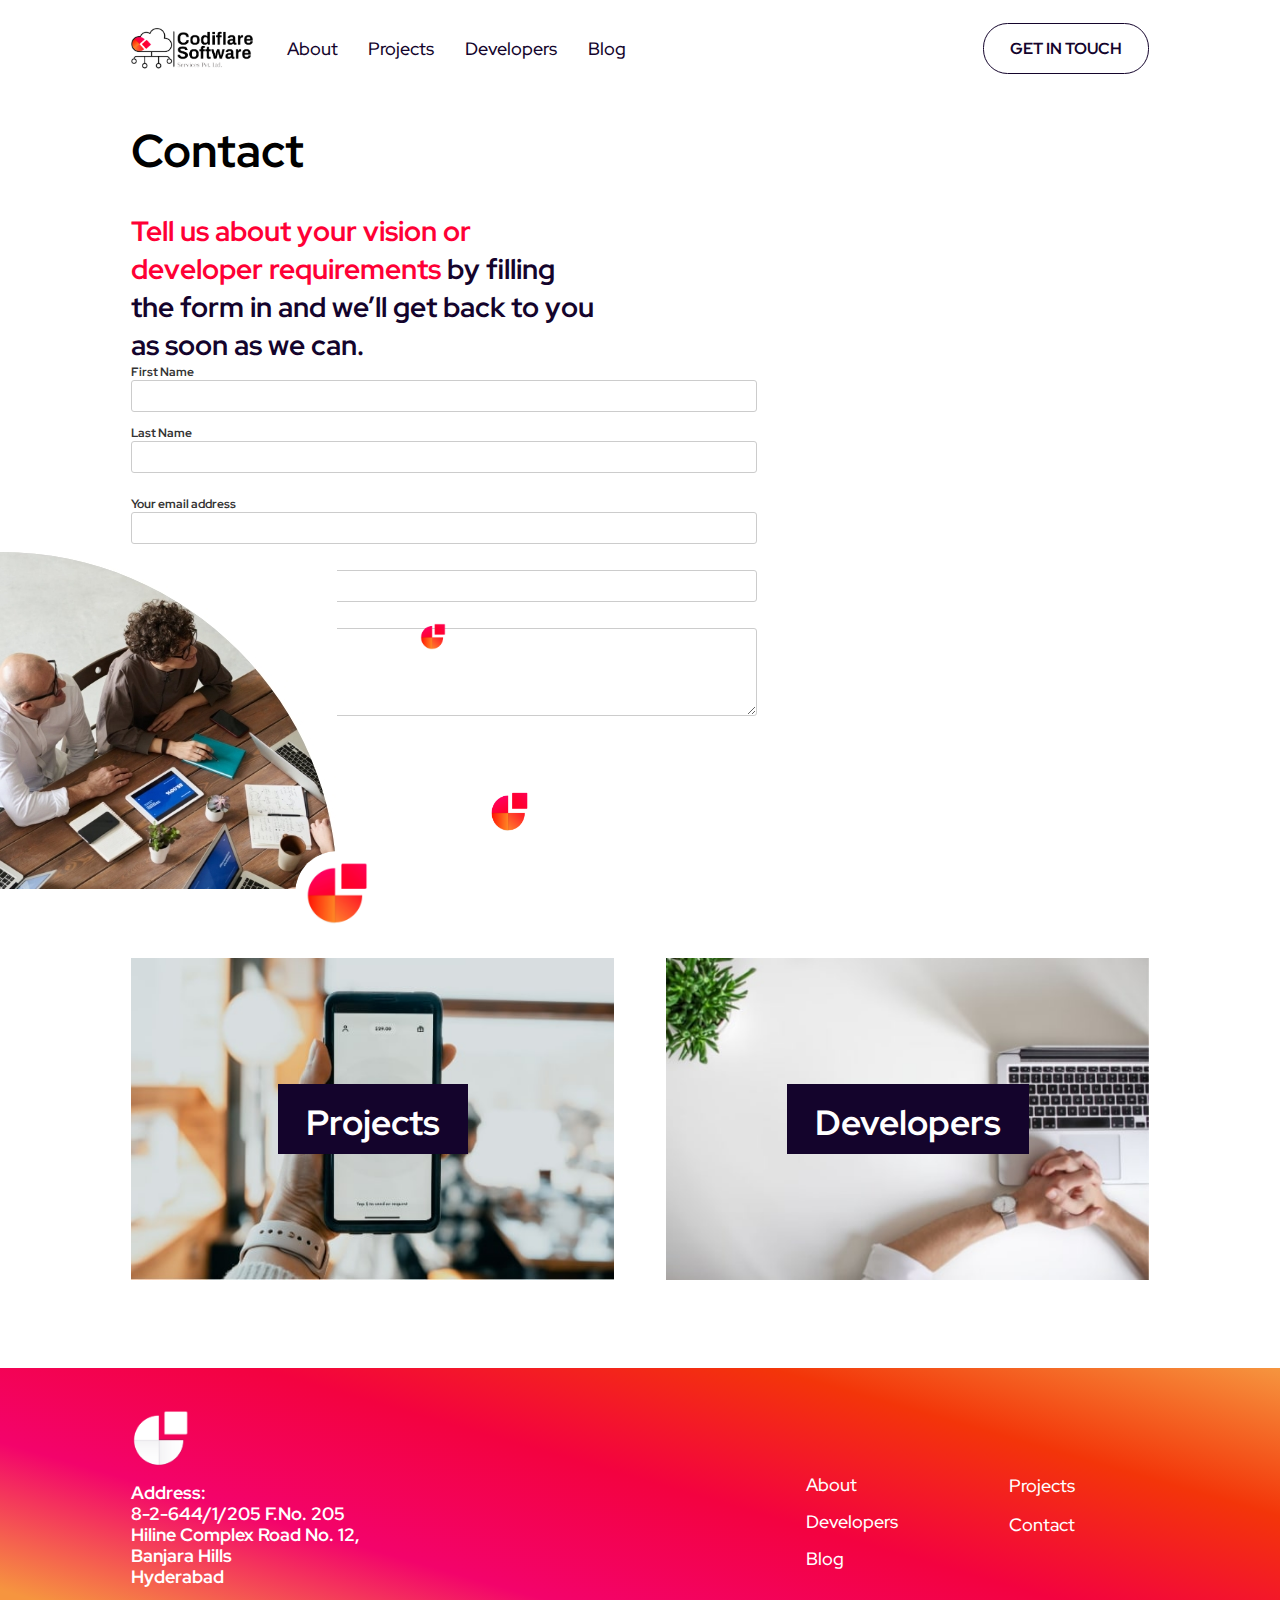
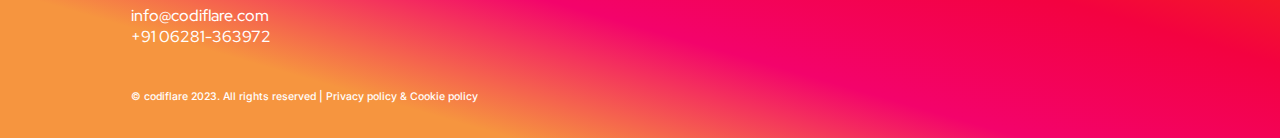
<file: contact.html>
<!DOCTYPE html>
<html lang="en-US">
<head>
	<meta charset="UTF-8">
	<link rel="profile" href="https://gmpg.org/xfn/11">
	<meta name="robots" content="index, follow, max-image-preview:large, max-snippet:-1, max-video-preview:-1">
<meta name="viewport" content="width=device-width, initial-scale=1">
	<!-- This site is optimized with the Yoast SEO plugin v19.7.1 - https://yoast.com/wordpress/plugins/seo/ -->
	<title>Contact Codiflare Software - Get in Touch with Our Experts</title>
    <meta name="keywords" content="website building, website development, website design, SEO marketing, cloud services, mobile development, Hyderabad, India, digital agency, web design company, online presence, e-commerce website, responsive design, user experience, content management system, website security, website maintenance, web application development, website optimization, search engine optimization, digital marketing, social media marketing, online advertising, online branding, Bangalore, Chennai, Mumbai, Delhi, Kolkata, Pune, Ahmedabad, Jaipur, Surat, Lucknow, Kanpur, Nagpur, Visakhapatnam, Vijayawada, Bhubaneswar, Patna, Ludhiana, Amritsar, Chandigarh, Guwahati." />
	<meta name="google-site-verification" content="JE_2DAgcoX8Wx9iOlPRYFg3gm7-R460VolehxAmObEE" />
	<link rel="canonical" href="contact/">
	<meta property="og:locale" content="en_US">
	<meta property="og:type" content="article">
	<meta property="og:title" content="Contact - codiflare">
	<meta property="og:description" content="Contact Tell us about your vision or developer requirements by filling the form in and we’ll get back to you as soon as we can. Projects Developers">
	<meta property="og:url" content="contact/">
	<meta property="og:site_name" content="codiflare">
	<meta property="article:modified_time" content="2022-10-28T05:30:24+00:00">
	<meta name="twitter:card" content="summary_large_image">
	<meta name="twitter:label1" content="Est. reading time">
	<meta name="twitter:data1" content="2 minutes">
	<script type="application/ld+json" class="yoast-schema-graph">{"@context":"https://schema.org","@graph":[{"@type":"WebPage","@id":"contact/","url":"contact/","name":"Contact - codiflare","isPartOf":{"@id":"https://codiflare.com/#website"},"datePublished":"2022-09-12T05:04:54+00:00","dateModified":"2022-10-28T05:30:24+00:00","breadcrumb":{"@id":"contact/#breadcrumb"},"inLanguage":"en-US","potentialAction":[{"@type":"ReadAction","target":["contact/"]}]},{"@type":"BreadcrumbList","@id":"contact/#breadcrumb","itemListElement":[{"@type":"ListItem","position":1,"name":"Home","item":"https://codiflare.com/"},{"@type":"ListItem","position":2,"name":"Contact"}]},{"@type":"WebSite","@id":"https://codiflare.com/#website","url":"https://codiflare.com/","name":"codiflare","description":"","publisher":{"@id":"https://codiflare.com/#organization"},"potentialAction":[{"@type":"SearchAction","target":{"@type":"EntryPoint","urlTemplate":"https://codiflare.com/?s={search_term_string}"},"query-input":"required name=search_term_string"}],"inLanguage":"en-US"},{"@type":"Organization","@id":"https://codiflare.com/#organization","name":"codiflare","url":"https://codiflare.com/","sameAs":[],"logo":{"@type":"ImageObject","inLanguage":"en-US","@id":"https://codiflare.com/#/schema/logo/image/","url":"https://codiflare.com/wp-content/uploads/2022/10/codiflare_Logomark-FullGradient-White.png","contentUrl":"https://codiflare.com/wp-content/uploads/2022/10/codiflare_Logomark-FullGradient-White.png","width":4501,"height":4501,"caption":"codiflare"},"image":{"@id":"https://codiflare.com/#/schema/logo/image/"}}]}</script>
	<!-- / Yoast SEO plugin. -->


<link rel="dns-prefetch" href="//cdnjs.cloudflare.com">
<link rel="dns-prefetch" href="//s.w.org">
<link rel="alternate" type="application/rss+xml" title="codiflare &raquo; Feed" href="https://codiflare.com/feed/">
<link rel="alternate" type="application/rss+xml" title="codiflare &raquo; Comments Feed" href="https://codiflare.com/comments/feed/">
<script>
window._wpemojiSettings = {"baseUrl":"https:\/\/s.w.org\/images\/core\/emoji\/14.0.0\/72x72\/","ext":".png","svgUrl":"https:\/\/s.w.org\/images\/core\/emoji\/14.0.0\/svg\/","svgExt":".svg","source":{"concatemoji":"https:\/\/codiflare.com\/wp-includes\/js\/wp-emoji-release.min.js?ver=6.0.2"}};
/*! This file is auto-generated */
!function(e,a,t){var n,r,o,i=a.createElement("canvas"),p=i.getContext&&i.getContext("2d");function s(e,t){var a=String.fromCharCode,e=(p.clearRect(0,0,i.width,i.height),p.fillText(a.apply(this,e),0,0),i.toDataURL());return p.clearRect(0,0,i.width,i.height),p.fillText(a.apply(this,t),0,0),e===i.toDataURL()}function c(e){var t=a.createElement("script");t.src=e,t.defer=t.type="text/javascript",a.getElementsByTagName("head")[0].appendChild(t)}for(o=Array("flag","emoji"),t.supports={everything:!0,everythingExceptFlag:!0},r=0;r<o.length;r++)t.supports[o[r]]=function(e){if(!p||!p.fillText)return!1;switch(p.textBaseline="top",p.font="600 32px Arial",e){case"flag":return s([127987,65039,8205,9895,65039],[127987,65039,8203,9895,65039])?!1:!s([55356,56826,55356,56819],[55356,56826,8203,55356,56819])&&!s([55356,57332,56128,56423,56128,56418,56128,56421,56128,56430,56128,56423,56128,56447],[55356,57332,8203,56128,56423,8203,56128,56418,8203,56128,56421,8203,56128,56430,8203,56128,56423,8203,56128,56447]);case"emoji":return!s([129777,127995,8205,129778,127999],[129777,127995,8203,129778,127999])}return!1}(o[r]),t.supports.everything=t.supports.everything&&t.supports[o[r]],"flag"!==o[r]&&(t.supports.everythingExceptFlag=t.supports.everythingExceptFlag&&t.supports[o[r]]);t.supports.everythingExceptFlag=t.supports.everythingExceptFlag&&!t.supports.flag,t.DOMReady=!1,t.readyCallback=function(){t.DOMReady=!0},t.supports.everything||(n=function(){t.readyCallback()},a.addEventListener?(a.addEventListener("DOMContentLoaded",n,!1),e.addEventListener("load",n,!1)):(e.attachEvent("onload",n),a.attachEvent("onreadystatechange",function(){"complete"===a.readyState&&t.readyCallback()})),(e=t.source||{}).concatemoji?c(e.concatemoji):e.wpemoji&&e.twemoji&&(c(e.twemoji),c(e.wpemoji)))}(window,document,window._wpemojiSettings);
</script>
<style>
img.wp-smiley,
img.emoji {
	display: inline !important;
	border: none !important;
	box-shadow: none !important;
	height: 1em !important;
	width: 1em !important;
	margin: 0 0.07em !important;
	vertical-align: -0.1em !important;
	background: none !important;
	padding: 0 !important;
}
</style>
	<link rel="stylesheet" id="wp-block-library-css" href="css/style.min.css" media="all">
<style id="global-styles-inline-css">
body{--wp--preset--color--black: #000000;--wp--preset--color--cyan-bluish-gray: #abb8c3;--wp--preset--color--white: #ffffff;--wp--preset--color--pale-pink: #f78da7;--wp--preset--color--vivid-red: #cf2e2e;--wp--preset--color--luminous-vivid-orange: #ff6900;--wp--preset--color--luminous-vivid-amber: #fcb900;--wp--preset--color--light-green-cyan: #7bdcb5;--wp--preset--color--vivid-green-cyan: #00d084;--wp--preset--color--pale-cyan-blue: #8ed1fc;--wp--preset--color--vivid-cyan-blue: #0693e3;--wp--preset--color--vivid-purple: #9b51e0;--wp--preset--color--contrast: var(--contrast);--wp--preset--color--contrast-2: var(--contrast-2);--wp--preset--color--contrast-3: var(--contrast-3);--wp--preset--color--base: var(--base);--wp--preset--color--base-2: var(--base-2);--wp--preset--color--base-3: var(--base-3);--wp--preset--color--accent: var(--accent);--wp--preset--gradient--vivid-cyan-blue-to-vivid-purple: linear-gradient(135deg,rgba(6,147,227,1) 0%,rgb(155,81,224) 100%);--wp--preset--gradient--light-green-cyan-to-vivid-green-cyan: linear-gradient(135deg,rgb(122,220,180) 0%,rgb(0,208,130) 100%);--wp--preset--gradient--luminous-vivid-amber-to-luminous-vivid-orange: linear-gradient(135deg,rgba(252,185,0,1) 0%,rgba(255,105,0,1) 100%);--wp--preset--gradient--luminous-vivid-orange-to-vivid-red: linear-gradient(135deg,rgba(255,105,0,1) 0%,rgb(207,46,46) 100%);--wp--preset--gradient--very-light-gray-to-cyan-bluish-gray: linear-gradient(135deg,rgb(238,238,238) 0%,rgb(169,184,195) 100%);--wp--preset--gradient--cool-to-warm-spectrum: linear-gradient(135deg,rgb(74,234,220) 0%,rgb(151,120,209) 20%,rgb(207,42,186) 40%,rgb(238,44,130) 60%,rgb(251,105,98) 80%,rgb(254,248,76) 100%);--wp--preset--gradient--blush-light-purple: linear-gradient(135deg,rgb(255,206,236) 0%,rgb(152,150,240) 100%);--wp--preset--gradient--blush-bordeaux: linear-gradient(135deg,rgb(254,205,165) 0%,rgb(254,45,45) 50%,rgb(107,0,62) 100%);--wp--preset--gradient--luminous-dusk: linear-gradient(135deg,rgb(255,203,112) 0%,rgb(199,81,192) 50%,rgb(65,88,208) 100%);--wp--preset--gradient--pale-ocean: linear-gradient(135deg,rgb(255,245,203) 0%,rgb(182,227,212) 50%,rgb(51,167,181) 100%);--wp--preset--gradient--electric-grass: linear-gradient(135deg,rgb(202,248,128) 0%,rgb(113,206,126) 100%);--wp--preset--gradient--midnight: linear-gradient(135deg,rgb(2,3,129) 0%,rgb(40,116,252) 100%);--wp--preset--duotone--dark-grayscale: url('contact#wp-duotone-dark-grayscale');--wp--preset--duotone--grayscale: url('contact#wp-duotone-grayscale');--wp--preset--duotone--purple-yellow: url('contact#wp-duotone-purple-yellow');--wp--preset--duotone--blue-red: url('contact#wp-duotone-blue-red');--wp--preset--duotone--midnight: url('contact#wp-duotone-midnight');--wp--preset--duotone--magenta-yellow: url('contact#wp-duotone-magenta-yellow');--wp--preset--duotone--purple-green: url('contact#wp-duotone-purple-green');--wp--preset--duotone--blue-orange: url('contact#wp-duotone-blue-orange');--wp--preset--font-size--small: 13px;--wp--preset--font-size--medium: 20px;--wp--preset--font-size--large: 36px;--wp--preset--font-size--x-large: 42px;}.has-black-color{color: var(--wp--preset--color--black) !important;}.has-cyan-bluish-gray-color{color: var(--wp--preset--color--cyan-bluish-gray) !important;}.has-white-color{color: var(--wp--preset--color--white) !important;}.has-pale-pink-color{color: var(--wp--preset--color--pale-pink) !important;}.has-vivid-red-color{color: var(--wp--preset--color--vivid-red) !important;}.has-luminous-vivid-orange-color{color: var(--wp--preset--color--luminous-vivid-orange) !important;}.has-luminous-vivid-amber-color{color: var(--wp--preset--color--luminous-vivid-amber) !important;}.has-light-green-cyan-color{color: var(--wp--preset--color--light-green-cyan) !important;}.has-vivid-green-cyan-color{color: var(--wp--preset--color--vivid-green-cyan) !important;}.has-pale-cyan-blue-color{color: var(--wp--preset--color--pale-cyan-blue) !important;}.has-vivid-cyan-blue-color{color: var(--wp--preset--color--vivid-cyan-blue) !important;}.has-vivid-purple-color{color: var(--wp--preset--color--vivid-purple) !important;}.has-black-background-color{background-color: var(--wp--preset--color--black) !important;}.has-cyan-bluish-gray-background-color{background-color: var(--wp--preset--color--cyan-bluish-gray) !important;}.has-white-background-color{background-color: var(--wp--preset--color--white) !important;}.has-pale-pink-background-color{background-color: var(--wp--preset--color--pale-pink) !important;}.has-vivid-red-background-color{background-color: var(--wp--preset--color--vivid-red) !important;}.has-luminous-vivid-orange-background-color{background-color: var(--wp--preset--color--luminous-vivid-orange) !important;}.has-luminous-vivid-amber-background-color{background-color: var(--wp--preset--color--luminous-vivid-amber) !important;}.has-light-green-cyan-background-color{background-color: var(--wp--preset--color--light-green-cyan) !important;}.has-vivid-green-cyan-background-color{background-color: var(--wp--preset--color--vivid-green-cyan) !important;}.has-pale-cyan-blue-background-color{background-color: var(--wp--preset--color--pale-cyan-blue) !important;}.has-vivid-cyan-blue-background-color{background-color: var(--wp--preset--color--vivid-cyan-blue) !important;}.has-vivid-purple-background-color{background-color: var(--wp--preset--color--vivid-purple) !important;}.has-black-border-color{border-color: var(--wp--preset--color--black) !important;}.has-cyan-bluish-gray-border-color{border-color: var(--wp--preset--color--cyan-bluish-gray) !important;}.has-white-border-color{border-color: var(--wp--preset--color--white) !important;}.has-pale-pink-border-color{border-color: var(--wp--preset--color--pale-pink) !important;}.has-vivid-red-border-color{border-color: var(--wp--preset--color--vivid-red) !important;}.has-luminous-vivid-orange-border-color{border-color: var(--wp--preset--color--luminous-vivid-orange) !important;}.has-luminous-vivid-amber-border-color{border-color: var(--wp--preset--color--luminous-vivid-amber) !important;}.has-light-green-cyan-border-color{border-color: var(--wp--preset--color--light-green-cyan) !important;}.has-vivid-green-cyan-border-color{border-color: var(--wp--preset--color--vivid-green-cyan) !important;}.has-pale-cyan-blue-border-color{border-color: var(--wp--preset--color--pale-cyan-blue) !important;}.has-vivid-cyan-blue-border-color{border-color: var(--wp--preset--color--vivid-cyan-blue) !important;}.has-vivid-purple-border-color{border-color: var(--wp--preset--color--vivid-purple) !important;}.has-vivid-cyan-blue-to-vivid-purple-gradient-background{background: var(--wp--preset--gradient--vivid-cyan-blue-to-vivid-purple) !important;}.has-light-green-cyan-to-vivid-green-cyan-gradient-background{background: var(--wp--preset--gradient--light-green-cyan-to-vivid-green-cyan) !important;}.has-luminous-vivid-amber-to-luminous-vivid-orange-gradient-background{background: var(--wp--preset--gradient--luminous-vivid-amber-to-luminous-vivid-orange) !important;}.has-luminous-vivid-orange-to-vivid-red-gradient-background{background: var(--wp--preset--gradient--luminous-vivid-orange-to-vivid-red) !important;}.has-very-light-gray-to-cyan-bluish-gray-gradient-background{background: var(--wp--preset--gradient--very-light-gray-to-cyan-bluish-gray) !important;}.has-cool-to-warm-spectrum-gradient-background{background: var(--wp--preset--gradient--cool-to-warm-spectrum) !important;}.has-blush-light-purple-gradient-background{background: var(--wp--preset--gradient--blush-light-purple) !important;}.has-blush-bordeaux-gradient-background{background: var(--wp--preset--gradient--blush-bordeaux) !important;}.has-luminous-dusk-gradient-background{background: var(--wp--preset--gradient--luminous-dusk) !important;}.has-pale-ocean-gradient-background{background: var(--wp--preset--gradient--pale-ocean) !important;}.has-electric-grass-gradient-background{background: var(--wp--preset--gradient--electric-grass) !important;}.has-midnight-gradient-background{background: var(--wp--preset--gradient--midnight) !important;}.has-small-font-size{font-size: var(--wp--preset--font-size--small) !important;}.has-medium-font-size{font-size: var(--wp--preset--font-size--medium) !important;}.has-large-font-size{font-size: var(--wp--preset--font-size--large) !important;}.has-x-large-font-size{font-size: var(--wp--preset--font-size--x-large) !important;}
</style>
<link rel="stylesheet" id="contact-form-7-css" href="css/styles.css" media="all">
<link rel="stylesheet" id="generate-widget-areas-css" href="css/widget-areas.min.css" media="all">
<link rel="stylesheet" id="generate-style-css" href="css/main.min.css" media="all">
<link rel="stylesheet" id="main-style-css" href="css/style.css" media="all">
<link rel="stylesheet" id="custom-style-css" href="css/custom.css" media="all">
<link rel="stylesheet" id="font-awesome-css" href="https://cdnjs.cloudflare.com/ajax/libs/font-awesome/4.7.0/css/font-awesome.min.css?ver=6.0.2" media="all">
<link rel="stylesheet" id="owl-carousel-css" href="https://cdnjs.cloudflare.com/ajax/libs/OwlCarousel2/2.2.0/assets/owl.carousel.css?ver=6.0.2" media="all">
<script src="https://cdnjs.cloudflare.com/ajax/libs/jquery/3.6.1/jquery.min.js?ver=6.0.2" id="myjquery-js"></script>
<script src="js/jquery-migrate.min.js" id="jquery-migrate-js"></script>
<script src="https://cdnjs.cloudflare.com/ajax/libs/OwlCarousel2/2.3.4/owl.carousel.min.js?ver=6.0.2" id="owl-carousel-js"></script>
<script src="js/script.js" id="main-script-js"></script>
<link rel="https://api.w.org/" href="https://codiflare.com/wp-json/"><link rel="alternate" type="application/json" href="https://codiflare.com/wp-json/wp/v2/pages/71"><link rel="EditURI" type="application/rsd+xml" title="RSD" href="https://codiflare.com/xmlrpc.php?rsd">
<link rel="wlwmanifest" type="application/wlwmanifest+xml" href="https://codiflare.com/wp-includes/wlwmanifest.xml"> 
<meta name="generator" content="WordPress 6.0.2">
<link rel="shortlink" href="https://codiflare.com/?p=71">
<link rel="alternate" type="application/json+oembed" href="https://codiflare.com/wp-json/oembed/1.0/embed?url=https%3A%2F%2Fcodiflare.com%2Fcontact%2F">
<link rel="alternate" type="text/xml+oembed" href="https://codiflare.com/wp-json/oembed/1.0/embed?url=https%3A%2F%2Fcodiflare.com%2Fcontact%2F&#038;format=xml">
<link rel="icon" href="images/cropped-codiflare_Logomark-FullGradient-White-32x32.png" sizes="32x32">
<link rel="icon" href="images/cropped-codiflare_Logomark-FullGradient-White-192x192.png" sizes="192x192">
<link rel="apple-touch-icon" href="images/cropped-codiflare_Logomark-FullGradient-White-180x180.png">
<meta name="msapplication-TileImage" content="https://codiflare.com/wp-content/uploads/2022/10/cropped-codiflare_Logomark-FullGradient-White-270x270.png">
</head>

<body class="page-template-default page page-id-71 wp-embed-responsive no-sidebar nav-float-right separate-containers header-aligned-left dropdown-hover" itemtype="https://schema.org/WebPage" itemscope>
	<svg xmlns="http://www.w3.org/2000/svg" viewBox="0 0 0 0" width="0" height="0" focusable="false" role="none" style="visibility: hidden; position: absolute; left: -9999px; overflow: hidden;"><defs><filter id="wp-duotone-dark-grayscale"><fecolormatrix color-interpolation-filters="sRGB" type="matrix" values=" .299 .587 .114 0 0 .299 .587 .114 0 0 .299 .587 .114 0 0 .299 .587 .114 0 0 "/><fecomponenttransfer color-interpolation-filters="sRGB"><fefuncr type="table" tableValues="0 0.49803921568627"/><fefuncg type="table" tableValues="0 0.49803921568627"/><fefuncb type="table" tableValues="0 0.49803921568627"/><fefunca type="table" tableValues="1 1"/></fecomponenttransfer><fecomposite in2="SourceGraphic" operator="in"/></filter></defs></svg><svg xmlns="http://www.w3.org/2000/svg" viewBox="0 0 0 0" width="0" height="0" focusable="false" role="none" style="visibility: hidden; position: absolute; left: -9999px; overflow: hidden;"><defs><filter id="wp-duotone-grayscale"><fecolormatrix color-interpolation-filters="sRGB" type="matrix" values=" .299 .587 .114 0 0 .299 .587 .114 0 0 .299 .587 .114 0 0 .299 .587 .114 0 0 "/><fecomponenttransfer color-interpolation-filters="sRGB"><fefuncr type="table" tableValues="0 1"/><fefuncg type="table" tableValues="0 1"/><fefuncb type="table" tableValues="0 1"/><fefunca type="table" tableValues="1 1"/></fecomponenttransfer><fecomposite in2="SourceGraphic" operator="in"/></filter></defs></svg><svg xmlns="http://www.w3.org/2000/svg" viewBox="0 0 0 0" width="0" height="0" focusable="false" role="none" style="visibility: hidden; position: absolute; left: -9999px; overflow: hidden;"><defs><filter id="wp-duotone-purple-yellow"><fecolormatrix color-interpolation-filters="sRGB" type="matrix" values=" .299 .587 .114 0 0 .299 .587 .114 0 0 .299 .587 .114 0 0 .299 .587 .114 0 0 "/><fecomponenttransfer color-interpolation-filters="sRGB"><fefuncr type="table" tableValues="0.54901960784314 0.98823529411765"/><fefuncg type="table" tableValues="0 1"/><fefuncb type="table" tableValues="0.71764705882353 0.25490196078431"/><fefunca type="table" tableValues="1 1"/></fecomponenttransfer><fecomposite in2="SourceGraphic" operator="in"/></filter></defs></svg><svg xmlns="http://www.w3.org/2000/svg" viewBox="0 0 0 0" width="0" height="0" focusable="false" role="none" style="visibility: hidden; position: absolute; left: -9999px; overflow: hidden;"><defs><filter id="wp-duotone-blue-red"><fecolormatrix color-interpolation-filters="sRGB" type="matrix" values=" .299 .587 .114 0 0 .299 .587 .114 0 0 .299 .587 .114 0 0 .299 .587 .114 0 0 "/><fecomponenttransfer color-interpolation-filters="sRGB"><fefuncr type="table" tableValues="0 1"/><fefuncg type="table" tableValues="0 0.27843137254902"/><fefuncb type="table" tableValues="0.5921568627451 0.27843137254902"/><fefunca type="table" tableValues="1 1"/></fecomponenttransfer><fecomposite in2="SourceGraphic" operator="in"/></filter></defs></svg><svg xmlns="http://www.w3.org/2000/svg" viewBox="0 0 0 0" width="0" height="0" focusable="false" role="none" style="visibility: hidden; position: absolute; left: -9999px; overflow: hidden;"><defs><filter id="wp-duotone-midnight"><fecolormatrix color-interpolation-filters="sRGB" type="matrix" values=" .299 .587 .114 0 0 .299 .587 .114 0 0 .299 .587 .114 0 0 .299 .587 .114 0 0 "/><fecomponenttransfer color-interpolation-filters="sRGB"><fefuncr type="table" tableValues="0 0"/><fefuncg type="table" tableValues="0 0.64705882352941"/><fefuncb type="table" tableValues="0 1"/><fefunca type="table" tableValues="1 1"/></fecomponenttransfer><fecomposite in2="SourceGraphic" operator="in"/></filter></defs></svg><svg xmlns="http://www.w3.org/2000/svg" viewBox="0 0 0 0" width="0" height="0" focusable="false" role="none" style="visibility: hidden; position: absolute; left: -9999px; overflow: hidden;"><defs><filter id="wp-duotone-magenta-yellow"><fecolormatrix color-interpolation-filters="sRGB" type="matrix" values=" .299 .587 .114 0 0 .299 .587 .114 0 0 .299 .587 .114 0 0 .299 .587 .114 0 0 "/><fecomponenttransfer color-interpolation-filters="sRGB"><fefuncr type="table" tableValues="0.78039215686275 1"/><fefuncg type="table" tableValues="0 0.94901960784314"/><fefuncb type="table" tableValues="0.35294117647059 0.47058823529412"/><fefunca type="table" tableValues="1 1"/></fecomponenttransfer><fecomposite in2="SourceGraphic" operator="in"/></filter></defs></svg><svg xmlns="http://www.w3.org/2000/svg" viewBox="0 0 0 0" width="0" height="0" focusable="false" role="none" style="visibility: hidden; position: absolute; left: -9999px; overflow: hidden;"><defs><filter id="wp-duotone-purple-green"><fecolormatrix color-interpolation-filters="sRGB" type="matrix" values=" .299 .587 .114 0 0 .299 .587 .114 0 0 .299 .587 .114 0 0 .299 .587 .114 0 0 "/><fecomponenttransfer color-interpolation-filters="sRGB"><fefuncr type="table" tableValues="0.65098039215686 0.40392156862745"/><fefuncg type="table" tableValues="0 1"/><fefuncb type="table" tableValues="0.44705882352941 0.4"/><fefunca type="table" tableValues="1 1"/></fecomponenttransfer><fecomposite in2="SourceGraphic" operator="in"/></filter></defs></svg><svg xmlns="http://www.w3.org/2000/svg" viewBox="0 0 0 0" width="0" height="0" focusable="false" role="none" style="visibility: hidden; position: absolute; left: -9999px; overflow: hidden;"><defs><filter id="wp-duotone-blue-orange"><fecolormatrix color-interpolation-filters="sRGB" type="matrix" values=" .299 .587 .114 0 0 .299 .587 .114 0 0 .299 .587 .114 0 0 .299 .587 .114 0 0 "/><fecomponenttransfer color-interpolation-filters="sRGB"><fefuncr type="table" tableValues="0.098039215686275 1"/><fefuncg type="table" tableValues="0 0.66274509803922"/><fefuncb type="table" tableValues="0.84705882352941 0.41960784313725"/><fefunca type="table" tableValues="1 1"/></fecomponenttransfer><fecomposite in2="SourceGraphic" operator="in"/></filter></defs></svg><a class="screen-reader-text skip-link" href="#content" title="Skip to content">Skip to content</a>

	<div class="top-header-section">
	        <div class="inner-container">
	            <header class="header" id="masthead" aria-label="Site" itemtype="https://schema.org/WPHeader" itemscope>
	                <div class="header-content">
	                    <div class="logo">
	                        <a href="https://codiflare.com">
	                            <img class="main-logo-img" src="images/codiflare_PrimaryLogo-FullGradient.png" alt="codiflare logo">
	                        </a>
	                    </div>
	                    <span class="menu-icon" onclick="toggleMenu()">
	                        <img id="menu_action_button_open" src="images/menu_open.png" alt="menu open">
	                        <img id="menu_action_button_close" class="hideopen" src="images/menu_close.png" alt="menu close">
	                    </span>
	                    <div class="main-nav"><ul id="float-menu" class="desktop-menu  menu-list"><li class="list-item"><a class="menu-link" href="about"><span class="menu-link-line">About</span></a></li>
<li class="list-item"><a class="menu-link" href="projects"><span class="menu-link-line">Projects</span></a></li>
<li class="list-item"><a class="menu-link" href="developers"><span class="menu-link-line">Developers</span></a></li>
<li class="list-item"><a class="menu-link" href="blog"><span class="menu-link-line">Blog</span></a></li>
 <li class="list-item contact_menu"><a href="contact" class="menu-link"><span class="menu-link-line">Contact</span></a></li>
    			<li class="menu-illustrations">
                    <img class="one" src="images/menu_illustration.png" alt="codiflare logo">
                    <img class="two" src="images/menu_illustration.png" alt="codiflare logo">
                    <img class="three" src="images/menu_illustration.png" alt="codiflare logo">
                    <img class="four" src="images/menu_illustration.png" alt="codiflare logo">
                </li>
                <li class="menu-copy-right">
                    © codiflare 2022
                </li></ul></div>	                </div>
	                <div class="touch-button">
	                    <a class="header-button" href="contact">GET IN TOUCH</a>
	                </div>

			
			</header>
	        </div>
	    </div>
		
	<div class="site grid-container container hfeed" id="page">
				<div class="site-content" id="content"> <!--style="padding-top:100px !important;"-->  
			
	<div class="content-area" id="primary">
		<main class="site-main" id="main">
			
<article id="post-71" class="post-71 page type-page status-publish" itemtype="https://schema.org/CreativeWork" itemscope>
	<div class="inside-article">
		
		<div class="entry-content" itemprop="text">
			
<div class="common-form-section another-common-form-section">
        <div class="inner-container">
            <h1 class="contact_title">Contact</h1>
            <div class="form-section">
                <div class="form-description">
                    <p class="form-para"> <span class="color-content">Tell us about your vision or developer
                            requirements</span> by filling the form in and we’ll get back to you as soon as we can.</p>
                </div>
                <form action="https://formspree.io/f/xdovjqly" method="post" class="wpcf7-form init" novalidate="novalidate" data-status="init">
                    <div class="form-filling-group">
                      <div class="custom-form-group">
                        <label>First Name<br>
                          <span class="wpcf7-form-control-wrap" data-name="fname">
                            <input type="text" name="fname" value size="40" class="wpcf7-form-control wpcf7-text wpcf7-validates-as-required custom-form-control" id="fname" aria-required="true" aria-invalid="false">
                          </span>
                        </label>
                      </div>
                      <div class="custom-form-group">
                        <label>Last Name<br>
                          <span class="wpcf7-form-control-wrap" data-name="lname">
                            <input type="text" name="lname" value size="40" class="wpcf7-form-control wpcf7-text wpcf7-validates-as-required custom-form-control" id="lname" aria-required="true" aria-invalid="false">
                          </span>
                        </label>
                      </div>
                    </div>
                    <div class="custom-form-group">
                      <label>Your email address<br>
                        <span class="wpcf7-form-control-wrap" data-name="email">
                          <input type="email" name="email" value size="40" class="wpcf7-form-control wpcf7-text wpcf7-email wpcf7-validates-as-required wpcf7-validates-as-email custom-form-control" aria-required="true" aria-invalid="false">
                        </span>
                      </label>
                    </div>
                    <div class="custom-form-group">
                      <label>Your phone number<br>
                        <span class="wpcf7-form-control-wrap" data-name="phone">
                          <input type="text" name="phone" value size="40" class="wpcf7-form-control wpcf7-text wpcf7-validates-as-required custom-form-control" aria-required="true" aria-invalid="false">
                        </span>
                      </label>
                    </div>
                    <div class="custom-form-group">
                      <label>Your message<br>
                        <span class="wpcf7-form-control-wrap" data-name="message">
                          <textarea name="message" cols="42" rows="5" class="wpcf7-form-control wpcf7-textarea custom-form-control" aria-invalid="false"></textarea>
                        </span>
                      </label>
                    </div>
                    <p></p>
                    <div id="" class="cf7sr-g-recaptcha" data-sitekey="6LcsmCMmAAAAAJNLoabNAY0gI4SFlSEHI5jt5yNc"></div>
                    <span class="wpcf7-form-control-wrap cf7sr-recaptcha" data-name="cf7sr-recaptcha">
                      <input type="hidden" name="cf7sr-recaptcha" value class="wpcf7-form-control">
                    </span><br>
                    <input type="submit" value="Submit" class="wpcf7-form-control has-spinner wpcf7-submit start-button">
                    <p></p>
                    <div class="wpcf7-response-output" aria-hidden="true"></div>
                  </form>
               </div>
            </div>
        </div>
    </div>



<div class="quarter-circle-container">
        <div class="contact-semi-img-container">
            <div class="semi-img-container">
                <img class="semi-img" src="images/contactsemiimg.jpg" alt>
            </div>
            <div class="contact-logo-container">
                <img class="contact-logo1" src="images/logo.png" alt>
            </div>
        </div>
        <img class="contact-logo2" src="images/codiflare_Logomark-FullGradient-White.png" alt>
        <img class="contact-logo3" src="images/codiflare_Logomark-FullGradient-White.png" alt>
    </div>



<div class="contact-content-container-wrapper">
        <div class="inner-container">
            <div class="contact-content-container">
                <div class="contact-img-container">
                    <img class="contact-img" src="images/contact1.jpg" alt>
                    <a class="detail-link" href="projects">
                        Projects
                    </a>
                </div>
                <div class="contact-img-container">
                    <img class="contact-img" src="images/contact2.jpg" alt>
                    <a class="detail-link" href="developers">
                        Developers
                    </a>
                </div>
            </div>
        </div>
    </div>
		</div>

			</div>
</article>
		</main>
	</div>

	
	</div>
</div>


<div class="site-footer">
				<div id="footer-widgets" class="site footer-widgets footer-section">
				<div class="footer-widgets-container grid-container">
					<div class="inside-footer-widgets">
							<div class="footer-widget-1">
		<aside id="block-7" class="widget inner-padding widget_block"><footer class="footer">
<div class="inner-container">
<div class="footer-inner">
<div class="footer-left">
<div class="footer-logo">
                        <img class="footer-logo-img" src="images/codiflare_Logomark-White.png" alt="codiflare logo">
                    </div>
<h2 class="footer-heading">Address:<br>
    8-2-644/1/205 F.No. 205<br>
Hiline Complex Road No. 12,<br>
Banjara Hills
<br>
Hyderabad</h2>
<div class="footer-link-left">
                        <a class="footer-link" href="https://codiflare.com">info@codiflare.com</a><br>
<a href="tel:+91  06281-363972" class="footer-link">+91  06281-363972</a>
                    </div>
<p></p>
</div>
<div class="footer-right">
<div class="footer-right-top">
<div class="footer-right-menu">
<div class="inner-link">
                                <a class="footer-right-link" href="about">About</a>
                            </div>
<div class="inner-link">
                                <a class="footer-right-link" href="developers">Developers</a>
                            </div>
<div class="inner-link">
                                <a class="footer-right-link" href="blog">Blog</a>
                            </div>
<p></p>
</div>
<div class="footer-right-menu2">
<div class="inner-link">
                                <a class="footer-right-link" href="projects">Projects</a>
                            </div>
<div class="inner-link">
                                <a class="footer-right-link" href="contact">Contact</a>
                            </div>

<p></p>
</div>
</div>
<div class="footer-social-links" style="display:none;">
<div class="footer-social">
   <a class="social-links" href="#" target="_blank"><br>
     <img src="fonts/instagram.svg" alt="instagram"><br>
   </a>
</div>
<div class="footer-social">
    <a class="social-links" href="#" target="_blank"><br>
       <img src="fonts/facebook.svg" alt="facebook"><br>
    </a>
</div>
<div class="footer-social">
   <a class="social-links" href="#" target="_blank"><br>
     <img src="fonts/twitter.svg" alt="twitter"><br>
   </a>
                        </div>
<div class="footer-social">
    <a class="social-links" href="#" target="_blank"><br>
         <img src="images/linkedin.png" alt="linkedIn"><br>
    </a>
                        </div>
<p></p>
</div>
</div>
</div>
<p class="footer-para">© codiflare 2023. All rights reserved | <a href="privacy">Privacy policy &amp; Cookie policy</a></p>
<p></p>
</div>
</footer></aside>	</div>
		<div class="footer-widget-2">
			</div>
		<div class="footer-widget-3">
			</div>
						</div>
				</div>
			</div>
					<footer class="footer-section">
			<div class="inside-site-info grid-container">
								<!-- <div class="copyright-bar"> -->
									<!-- </div> -->
			</div>
		</footer>
		</div>

        <script type="text/javascript">
            var widgetIds = [];
            var cf7srLoadCallback = function() {
                var cf7srWidgets = document.querySelectorAll('.cf7sr-g-recaptcha');
                for (var i = 0; i < cf7srWidgets.length; ++i) {
                    var cf7srWidget = cf7srWidgets[i];
                    var widgetId = grecaptcha.render(cf7srWidget.id, {
                        'sitekey' : "6LcsmCMmAAAAAJNLoabNAY0gI4SFlSEHI5jt5yNc"                    });
                    widgetIds.push(widgetId);
                }
            };
            (function($) {
                $('.wpcf7').on('wpcf7invalid wpcf7mailsent invalid.wpcf7 mailsent.wpcf7', function() {
                    for (var i = 0; i < widgetIds.length; i++) {
                        grecaptcha.reset(widgetIds[i]);
                    }
                });
            })(jQuery);
        </script>
        <script src="https://www.google.com/recaptcha/api.js?onload=cf7srLoadCallback&amp;render=explicit" async defer></script>
        <script id="generate-a11y">!function(){"use strict";if("querySelector"in document&&"addEventListener"in window){var e=document.body;e.addEventListener("mousedown",function(){e.classList.add("using-mouse")}),e.addEventListener("keydown",function(){e.classList.remove("using-mouse")})}}();</script><script src="js/index_1.js" id="swv-js"></script>
<script id="contact-form-7-js-extra">
var wpcf7 = {"api":{"root":"https:\/\/codiflare.com\/wp-json\/","namespace":"contact-form-7\/v1"}};
</script>
<script src="js/index.js" id="contact-form-7-js"></script>
<!--[if lte IE 11]>
<script src='https://codiflare.com/wp-content/themes/wtheme/assets/js/classList.min.js?ver=3.1.2' id='generate-classlist-js'></script>
<![endif]-->
<script id="generate-menu-js-extra">
var generatepressMenu = {"toggleOpenedSubMenus":"1","openSubMenuLabel":"Open Sub-Menu","closeSubMenuLabel":"Close Sub-Menu"};
</script>
<script src="js/menu.min.js" id="generate-menu-js"></script>
</body>
</html>
</file>
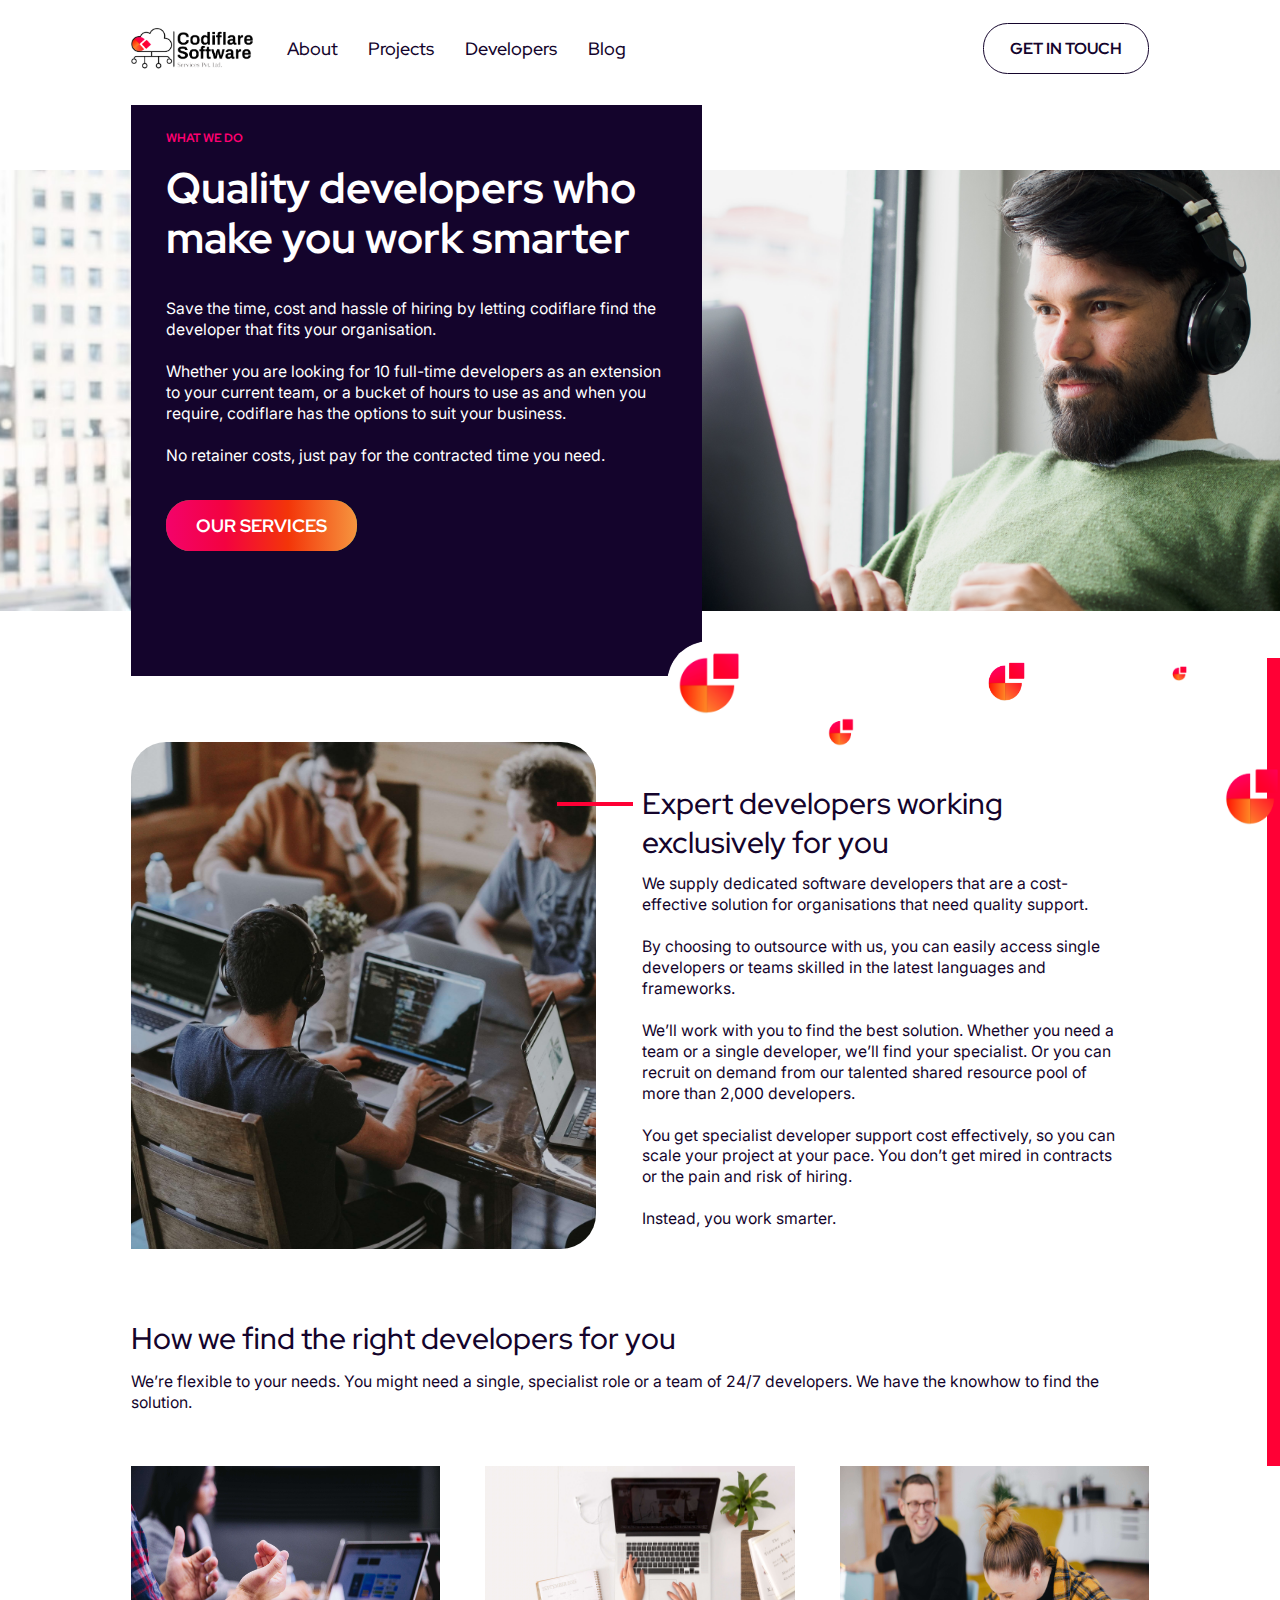
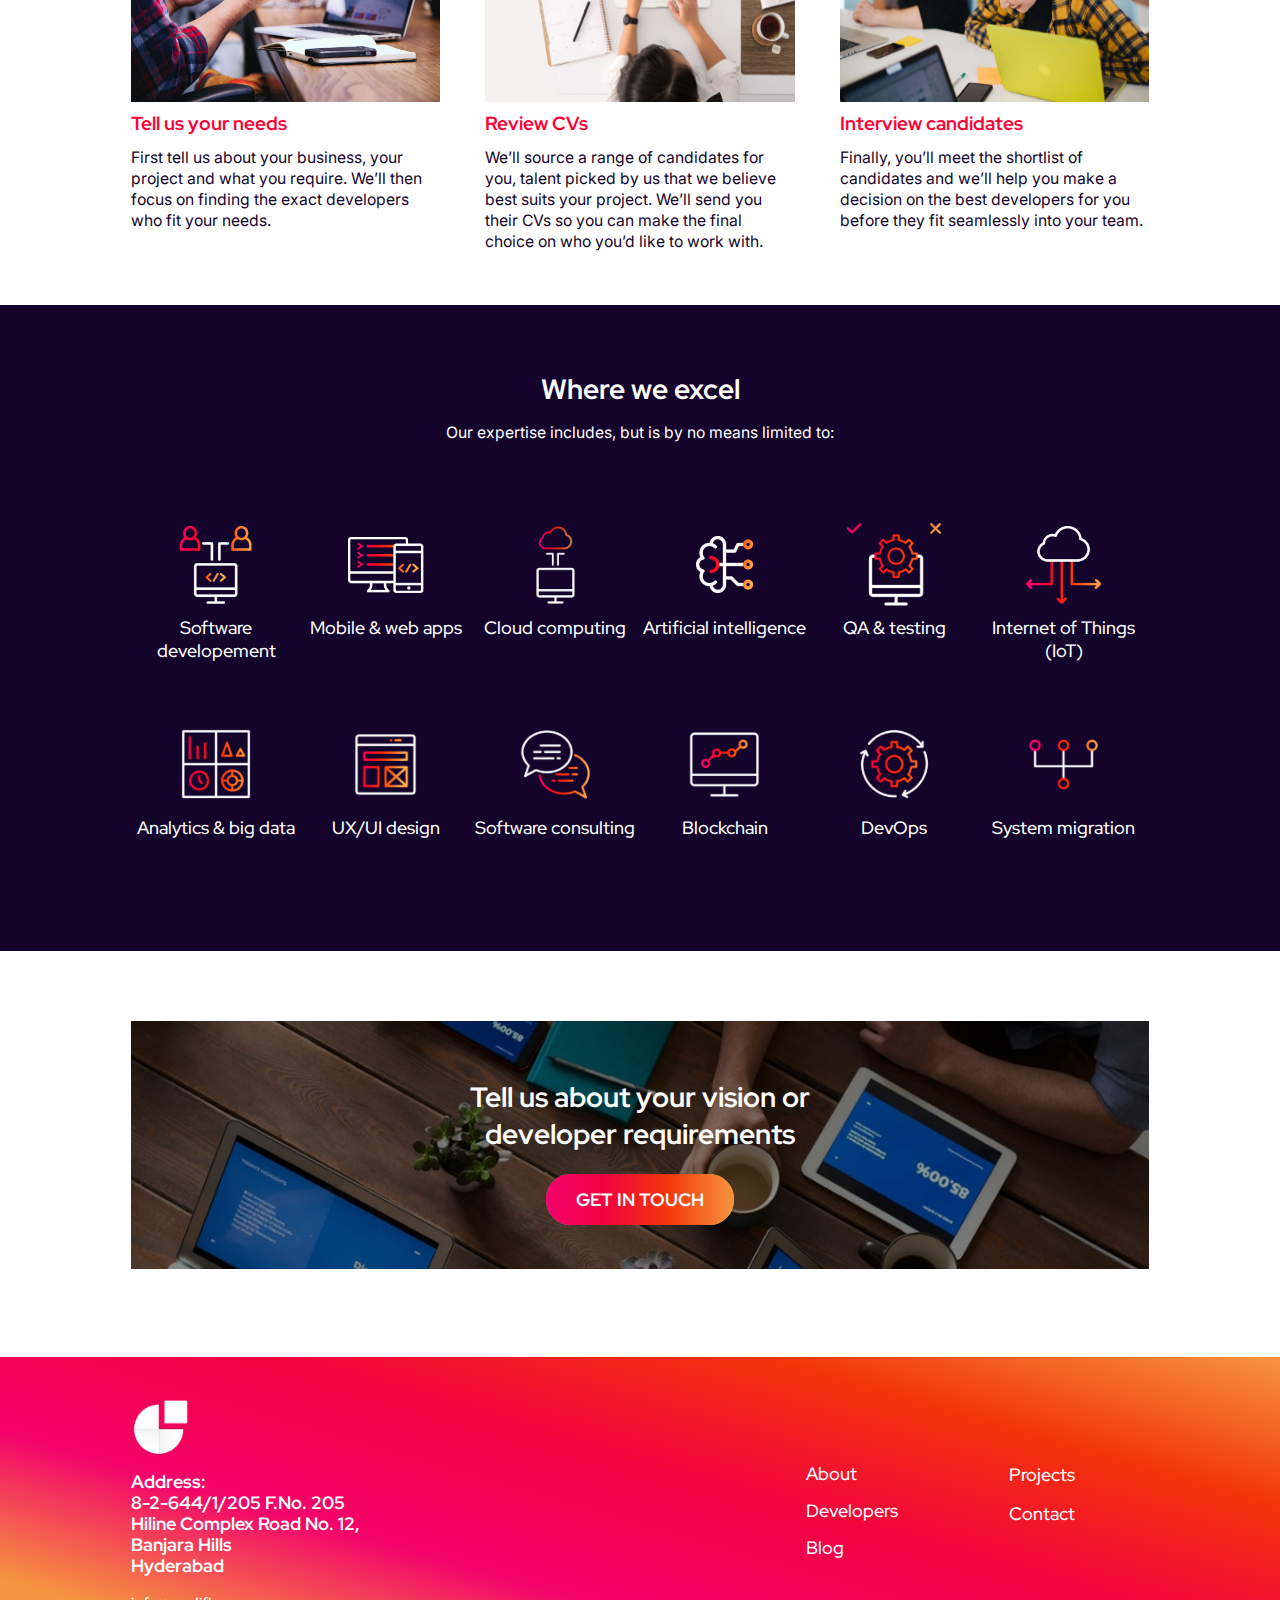
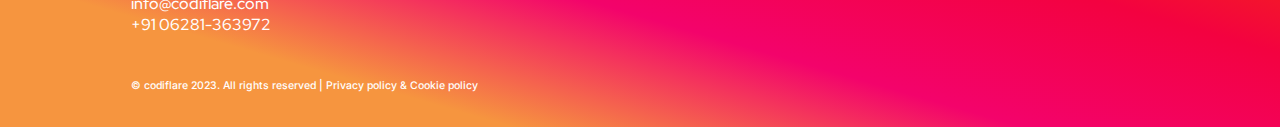
<file: developers.html>
<!DOCTYPE html>
<html lang="en-US">
<head>
	<meta charset="UTF-8">
	<link rel="profile" href="https://gmpg.org/xfn/11">
	<meta name="robots" content="index, follow, max-image-preview:large, max-snippet:-1, max-video-preview:-1">
<meta name="viewport" content="width=device-width, initial-scale=1">
	<!-- This site is optimized with the Yoast SEO plugin v19.7.1 - https://yoast.com/wordpress/plugins/seo/ -->
	<title>Digital Services by Codiflare Software - Website Development, SEO Marketing, Cloud Solutions</title>
    <meta name="keywords" content="website building, website development, website design, SEO marketing, cloud services, mobile development, Hyderabad, India, digital agency, web design company, online presence, e-commerce website, responsive design, user experience, content management system, website security, website maintenance, web application development, website optimization, search engine optimization, digital marketing, social media marketing, online advertising, online branding, Bangalore, Chennai, Mumbai, Delhi, Kolkata, Pune, Ahmedabad, Jaipur, Surat, Lucknow, Kanpur, Nagpur, Visakhapatnam, Vijayawada, Bhubaneswar, Patna, Ludhiana, Amritsar, Chandigarh, Guwahati." />
	<meta name="google-site-verification" content="JE_2DAgcoX8Wx9iOlPRYFg3gm7-R460VolehxAmObEE" />
	<link rel="canonical" href="developers">
	<meta property="og:locale" content="en_US">
	<meta property="og:type" content="article">
	<meta property="og:title" content="Developers - codiflare">
	<meta property="og:description" content="WHAT WE DO Quality developers who make you work smarter Save the time, cost and hassle of hiring by letting codiflare find the developer that fits your organisation. Whether you are looking for 10 full-time developers as an extension to your current team, or a bucket of hours to use as and when you require, ... Read more">
	<meta property="og:url" content="developers">
	<meta property="og:site_name" content="codiflare">
	<meta property="article:modified_time" content="2022-11-04T09:07:18+00:00">
	<meta name="twitter:card" content="summary_large_image">
	<meta name="twitter:label1" content="Est. reading time">
	<meta name="twitter:data1" content="7 minutes">
	<script type="application/ld+json" class="yoast-schema-graph">{"@context":"https://schema.org","@graph":[{"@type":"WebPage","@id":"developers","url":"developers","name":"Developers - codiflare","isPartOf":{"@id":"https://codiflare.com/#website"},"datePublished":"2022-09-06T07:43:06+00:00","dateModified":"2022-11-04T09:07:18+00:00","breadcrumb":{"@id":"developers#breadcrumb"},"inLanguage":"en-US","potentialAction":[{"@type":"ReadAction","target":["developers"]}]},{"@type":"BreadcrumbList","@id":"developers#breadcrumb","itemListElement":[{"@type":"ListItem","position":1,"name":"Home","item":"https://codiflare.com/"},{"@type":"ListItem","position":2,"name":"Developers"}]},{"@type":"WebSite","@id":"https://codiflare.com/#website","url":"https://codiflare.com/","name":"codiflare","description":"","publisher":{"@id":"https://codiflare.com/#organization"},"potentialAction":[{"@type":"SearchAction","target":{"@type":"EntryPoint","urlTemplate":"https://codiflare.com/?s={search_term_string}"},"query-input":"required name=search_term_string"}],"inLanguage":"en-US"},{"@type":"Organization","@id":"https://codiflare.com/#organization","name":"codiflare","url":"https://codiflare.com/","sameAs":[],"logo":{"@type":"ImageObject","inLanguage":"en-US","@id":"https://codiflare.com/#/schema/logo/image/","url":"https://codiflare.com/wp-content/uploads/2022/10/codiflare_Logomark-FullGradient-White.png","contentUrl":"https://codiflare.com/wp-content/uploads/2022/10/codiflare_Logomark-FullGradient-White.png","width":4501,"height":4501,"caption":"codiflare"},"image":{"@id":"https://codiflare.com/#/schema/logo/image/"}}]}</script>
	<!-- / Yoast SEO plugin. -->


<link rel="dns-prefetch" href="//cdnjs.cloudflare.com">
<link rel="dns-prefetch" href="//s.w.org">
<link rel="alternate" type="application/rss+xml" title="codiflare &raquo; Feed" href="https://codiflare.com/feed/">
<link rel="alternate" type="application/rss+xml" title="codiflare &raquo; Comments Feed" href="https://codiflare.com/comments/feed/">
<script>
window._wpemojiSettings = {"baseUrl":"https:\/\/s.w.org\/images\/core\/emoji\/14.0.0\/72x72\/","ext":".png","svgUrl":"https:\/\/s.w.org\/images\/core\/emoji\/14.0.0\/svg\/","svgExt":".svg","source":{"concatemoji":"https:\/\/codiflare.com\/wp-includes\/js\/wp-emoji-release.min.js?ver=6.0.2"}};
/*! This file is auto-generated */
!function(e,a,t){var n,r,o,i=a.createElement("canvas"),p=i.getContext&&i.getContext("2d");function s(e,t){var a=String.fromCharCode,e=(p.clearRect(0,0,i.width,i.height),p.fillText(a.apply(this,e),0,0),i.toDataURL());return p.clearRect(0,0,i.width,i.height),p.fillText(a.apply(this,t),0,0),e===i.toDataURL()}function c(e){var t=a.createElement("script");t.src=e,t.defer=t.type="text/javascript",a.getElementsByTagName("head")[0].appendChild(t)}for(o=Array("flag","emoji"),t.supports={everything:!0,everythingExceptFlag:!0},r=0;r<o.length;r++)t.supports[o[r]]=function(e){if(!p||!p.fillText)return!1;switch(p.textBaseline="top",p.font="600 32px Arial",e){case"flag":return s([127987,65039,8205,9895,65039],[127987,65039,8203,9895,65039])?!1:!s([55356,56826,55356,56819],[55356,56826,8203,55356,56819])&&!s([55356,57332,56128,56423,56128,56418,56128,56421,56128,56430,56128,56423,56128,56447],[55356,57332,8203,56128,56423,8203,56128,56418,8203,56128,56421,8203,56128,56430,8203,56128,56423,8203,56128,56447]);case"emoji":return!s([129777,127995,8205,129778,127999],[129777,127995,8203,129778,127999])}return!1}(o[r]),t.supports.everything=t.supports.everything&&t.supports[o[r]],"flag"!==o[r]&&(t.supports.everythingExceptFlag=t.supports.everythingExceptFlag&&t.supports[o[r]]);t.supports.everythingExceptFlag=t.supports.everythingExceptFlag&&!t.supports.flag,t.DOMReady=!1,t.readyCallback=function(){t.DOMReady=!0},t.supports.everything||(n=function(){t.readyCallback()},a.addEventListener?(a.addEventListener("DOMContentLoaded",n,!1),e.addEventListener("load",n,!1)):(e.attachEvent("onload",n),a.attachEvent("onreadystatechange",function(){"complete"===a.readyState&&t.readyCallback()})),(e=t.source||{}).concatemoji?c(e.concatemoji):e.wpemoji&&e.twemoji&&(c(e.twemoji),c(e.wpemoji)))}(window,document,window._wpemojiSettings);
</script>
<style>
img.wp-smiley,
img.emoji {
	display: inline !important;
	border: none !important;
	box-shadow: none !important;
	height: 1em !important;
	width: 1em !important;
	margin: 0 0.07em !important;
	vertical-align: -0.1em !important;
	background: none !important;
	padding: 0 !important;
}
</style>
	<link rel="stylesheet" id="wp-block-library-css" href="css/style.min.css" media="all">
<style id="global-styles-inline-css">
body{--wp--preset--color--black: #000000;--wp--preset--color--cyan-bluish-gray: #abb8c3;--wp--preset--color--white: #ffffff;--wp--preset--color--pale-pink: #f78da7;--wp--preset--color--vivid-red: #cf2e2e;--wp--preset--color--luminous-vivid-orange: #ff6900;--wp--preset--color--luminous-vivid-amber: #fcb900;--wp--preset--color--light-green-cyan: #7bdcb5;--wp--preset--color--vivid-green-cyan: #00d084;--wp--preset--color--pale-cyan-blue: #8ed1fc;--wp--preset--color--vivid-cyan-blue: #0693e3;--wp--preset--color--vivid-purple: #9b51e0;--wp--preset--color--contrast: var(--contrast);--wp--preset--color--contrast-2: var(--contrast-2);--wp--preset--color--contrast-3: var(--contrast-3);--wp--preset--color--base: var(--base);--wp--preset--color--base-2: var(--base-2);--wp--preset--color--base-3: var(--base-3);--wp--preset--color--accent: var(--accent);--wp--preset--gradient--vivid-cyan-blue-to-vivid-purple: linear-gradient(135deg,rgba(6,147,227,1) 0%,rgb(155,81,224) 100%);--wp--preset--gradient--light-green-cyan-to-vivid-green-cyan: linear-gradient(135deg,rgb(122,220,180) 0%,rgb(0,208,130) 100%);--wp--preset--gradient--luminous-vivid-amber-to-luminous-vivid-orange: linear-gradient(135deg,rgba(252,185,0,1) 0%,rgba(255,105,0,1) 100%);--wp--preset--gradient--luminous-vivid-orange-to-vivid-red: linear-gradient(135deg,rgba(255,105,0,1) 0%,rgb(207,46,46) 100%);--wp--preset--gradient--very-light-gray-to-cyan-bluish-gray: linear-gradient(135deg,rgb(238,238,238) 0%,rgb(169,184,195) 100%);--wp--preset--gradient--cool-to-warm-spectrum: linear-gradient(135deg,rgb(74,234,220) 0%,rgb(151,120,209) 20%,rgb(207,42,186) 40%,rgb(238,44,130) 60%,rgb(251,105,98) 80%,rgb(254,248,76) 100%);--wp--preset--gradient--blush-light-purple: linear-gradient(135deg,rgb(255,206,236) 0%,rgb(152,150,240) 100%);--wp--preset--gradient--blush-bordeaux: linear-gradient(135deg,rgb(254,205,165) 0%,rgb(254,45,45) 50%,rgb(107,0,62) 100%);--wp--preset--gradient--luminous-dusk: linear-gradient(135deg,rgb(255,203,112) 0%,rgb(199,81,192) 50%,rgb(65,88,208) 100%);--wp--preset--gradient--pale-ocean: linear-gradient(135deg,rgb(255,245,203) 0%,rgb(182,227,212) 50%,rgb(51,167,181) 100%);--wp--preset--gradient--electric-grass: linear-gradient(135deg,rgb(202,248,128) 0%,rgb(113,206,126) 100%);--wp--preset--gradient--midnight: linear-gradient(135deg,rgb(2,3,129) 0%,rgb(40,116,252) 100%);--wp--preset--duotone--dark-grayscale: url('developers#wp-duotone-dark-grayscale');--wp--preset--duotone--grayscale: url('developers#wp-duotone-grayscale');--wp--preset--duotone--purple-yellow: url('developers#wp-duotone-purple-yellow');--wp--preset--duotone--blue-red: url('developers#wp-duotone-blue-red');--wp--preset--duotone--midnight: url('developers#wp-duotone-midnight');--wp--preset--duotone--magenta-yellow: url('developers#wp-duotone-magenta-yellow');--wp--preset--duotone--purple-green: url('developers#wp-duotone-purple-green');--wp--preset--duotone--blue-orange: url('developers#wp-duotone-blue-orange');--wp--preset--font-size--small: 13px;--wp--preset--font-size--medium: 20px;--wp--preset--font-size--large: 36px;--wp--preset--font-size--x-large: 42px;}.has-black-color{color: var(--wp--preset--color--black) !important;}.has-cyan-bluish-gray-color{color: var(--wp--preset--color--cyan-bluish-gray) !important;}.has-white-color{color: var(--wp--preset--color--white) !important;}.has-pale-pink-color{color: var(--wp--preset--color--pale-pink) !important;}.has-vivid-red-color{color: var(--wp--preset--color--vivid-red) !important;}.has-luminous-vivid-orange-color{color: var(--wp--preset--color--luminous-vivid-orange) !important;}.has-luminous-vivid-amber-color{color: var(--wp--preset--color--luminous-vivid-amber) !important;}.has-light-green-cyan-color{color: var(--wp--preset--color--light-green-cyan) !important;}.has-vivid-green-cyan-color{color: var(--wp--preset--color--vivid-green-cyan) !important;}.has-pale-cyan-blue-color{color: var(--wp--preset--color--pale-cyan-blue) !important;}.has-vivid-cyan-blue-color{color: var(--wp--preset--color--vivid-cyan-blue) !important;}.has-vivid-purple-color{color: var(--wp--preset--color--vivid-purple) !important;}.has-black-background-color{background-color: var(--wp--preset--color--black) !important;}.has-cyan-bluish-gray-background-color{background-color: var(--wp--preset--color--cyan-bluish-gray) !important;}.has-white-background-color{background-color: var(--wp--preset--color--white) !important;}.has-pale-pink-background-color{background-color: var(--wp--preset--color--pale-pink) !important;}.has-vivid-red-background-color{background-color: var(--wp--preset--color--vivid-red) !important;}.has-luminous-vivid-orange-background-color{background-color: var(--wp--preset--color--luminous-vivid-orange) !important;}.has-luminous-vivid-amber-background-color{background-color: var(--wp--preset--color--luminous-vivid-amber) !important;}.has-light-green-cyan-background-color{background-color: var(--wp--preset--color--light-green-cyan) !important;}.has-vivid-green-cyan-background-color{background-color: var(--wp--preset--color--vivid-green-cyan) !important;}.has-pale-cyan-blue-background-color{background-color: var(--wp--preset--color--pale-cyan-blue) !important;}.has-vivid-cyan-blue-background-color{background-color: var(--wp--preset--color--vivid-cyan-blue) !important;}.has-vivid-purple-background-color{background-color: var(--wp--preset--color--vivid-purple) !important;}.has-black-border-color{border-color: var(--wp--preset--color--black) !important;}.has-cyan-bluish-gray-border-color{border-color: var(--wp--preset--color--cyan-bluish-gray) !important;}.has-white-border-color{border-color: var(--wp--preset--color--white) !important;}.has-pale-pink-border-color{border-color: var(--wp--preset--color--pale-pink) !important;}.has-vivid-red-border-color{border-color: var(--wp--preset--color--vivid-red) !important;}.has-luminous-vivid-orange-border-color{border-color: var(--wp--preset--color--luminous-vivid-orange) !important;}.has-luminous-vivid-amber-border-color{border-color: var(--wp--preset--color--luminous-vivid-amber) !important;}.has-light-green-cyan-border-color{border-color: var(--wp--preset--color--light-green-cyan) !important;}.has-vivid-green-cyan-border-color{border-color: var(--wp--preset--color--vivid-green-cyan) !important;}.has-pale-cyan-blue-border-color{border-color: var(--wp--preset--color--pale-cyan-blue) !important;}.has-vivid-cyan-blue-border-color{border-color: var(--wp--preset--color--vivid-cyan-blue) !important;}.has-vivid-purple-border-color{border-color: var(--wp--preset--color--vivid-purple) !important;}.has-vivid-cyan-blue-to-vivid-purple-gradient-background{background: var(--wp--preset--gradient--vivid-cyan-blue-to-vivid-purple) !important;}.has-light-green-cyan-to-vivid-green-cyan-gradient-background{background: var(--wp--preset--gradient--light-green-cyan-to-vivid-green-cyan) !important;}.has-luminous-vivid-amber-to-luminous-vivid-orange-gradient-background{background: var(--wp--preset--gradient--luminous-vivid-amber-to-luminous-vivid-orange) !important;}.has-luminous-vivid-orange-to-vivid-red-gradient-background{background: var(--wp--preset--gradient--luminous-vivid-orange-to-vivid-red) !important;}.has-very-light-gray-to-cyan-bluish-gray-gradient-background{background: var(--wp--preset--gradient--very-light-gray-to-cyan-bluish-gray) !important;}.has-cool-to-warm-spectrum-gradient-background{background: var(--wp--preset--gradient--cool-to-warm-spectrum) !important;}.has-blush-light-purple-gradient-background{background: var(--wp--preset--gradient--blush-light-purple) !important;}.has-blush-bordeaux-gradient-background{background: var(--wp--preset--gradient--blush-bordeaux) !important;}.has-luminous-dusk-gradient-background{background: var(--wp--preset--gradient--luminous-dusk) !important;}.has-pale-ocean-gradient-background{background: var(--wp--preset--gradient--pale-ocean) !important;}.has-electric-grass-gradient-background{background: var(--wp--preset--gradient--electric-grass) !important;}.has-midnight-gradient-background{background: var(--wp--preset--gradient--midnight) !important;}.has-small-font-size{font-size: var(--wp--preset--font-size--small) !important;}.has-medium-font-size{font-size: var(--wp--preset--font-size--medium) !important;}.has-large-font-size{font-size: var(--wp--preset--font-size--large) !important;}.has-x-large-font-size{font-size: var(--wp--preset--font-size--x-large) !important;}
</style>
<link rel="stylesheet" id="contact-form-7-css" href="css/styles.css" media="all">
<link rel="stylesheet" id="generate-widget-areas-css" href="css/widget-areas.min.css" media="all">
<link rel="stylesheet" id="generate-style-css" href="css/main.min.css" media="all">
<link rel="stylesheet" id="main-style-css" href="css/style.css" media="all">
<link rel="stylesheet" id="custom-style-css" href="css/custom.css" media="all">
<link rel="stylesheet" id="font-awesome-css" href="https://cdnjs.cloudflare.com/ajax/libs/font-awesome/4.7.0/css/font-awesome.min.css?ver=6.0.2" media="all">
<link rel="stylesheet" id="owl-carousel-css" href="https://cdnjs.cloudflare.com/ajax/libs/OwlCarousel2/2.2.0/assets/owl.carousel.css?ver=6.0.2" media="all">
<script src="https://cdnjs.cloudflare.com/ajax/libs/jquery/3.6.1/jquery.min.js?ver=6.0.2" id="myjquery-js"></script>
<script src="js/jquery-migrate.min.js" id="jquery-migrate-js"></script>
<script src="https://cdnjs.cloudflare.com/ajax/libs/OwlCarousel2/2.3.4/owl.carousel.min.js?ver=6.0.2" id="owl-carousel-js"></script>
<script src="js/script.js" id="main-script-js"></script>
<link rel="https://api.w.org/" href="https://codiflare.com/wp-json/"><link rel="alternate" type="application/json" href="https://codiflare.com/wp-json/wp/v2/pages/16"><link rel="EditURI" type="application/rsd+xml" title="RSD" href="https://codiflare.com/xmlrpc.php?rsd">
<link rel="wlwmanifest" type="application/wlwmanifest+xml" href="https://codiflare.com/wp-includes/wlwmanifest.xml"> 
<meta name="generator" content="WordPress 6.0.2">
<link rel="shortlink" href="https://codiflare.com/?p=16">
<link rel="alternate" type="application/json+oembed" href="https://codiflare.com/wp-json/oembed/1.0/embed?url=https%3A%2F%2Fcodiflare.com%2Fdevelopers%2F">
<link rel="alternate" type="text/xml+oembed" href="https://codiflare.com/wp-json/oembed/1.0/embed?url=https%3A%2F%2Fcodiflare.com%2Fdevelopers%2F&#038;format=xml">
<link rel="icon" href="images/cropped-codiflare_Logomark-FullGradient-White-32x32.png" sizes="32x32">
<link rel="icon" href="images/cropped-codiflare_Logomark-FullGradient-White-192x192.png" sizes="192x192">
<link rel="apple-touch-icon" href="images/cropped-codiflare_Logomark-FullGradient-White-180x180.png">
<meta name="msapplication-TileImage" content="https://codiflare.com/wp-content/uploads/2022/10/cropped-codiflare_Logomark-FullGradient-White-270x270.png">
</head>

<body class="page-template-default page page-id-16 wp-embed-responsive no-sidebar nav-float-right separate-containers header-aligned-left dropdown-hover" itemtype="https://schema.org/WebPage" itemscope>
	<svg xmlns="http://www.w3.org/2000/svg" viewBox="0 0 0 0" width="0" height="0" focusable="false" role="none" style="visibility: hidden; position: absolute; left: -9999px; overflow: hidden;"><defs><filter id="wp-duotone-dark-grayscale"><fecolormatrix color-interpolation-filters="sRGB" type="matrix" values=" .299 .587 .114 0 0 .299 .587 .114 0 0 .299 .587 .114 0 0 .299 .587 .114 0 0 "/><fecomponenttransfer color-interpolation-filters="sRGB"><fefuncr type="table" tableValues="0 0.49803921568627"/><fefuncg type="table" tableValues="0 0.49803921568627"/><fefuncb type="table" tableValues="0 0.49803921568627"/><fefunca type="table" tableValues="1 1"/></fecomponenttransfer><fecomposite in2="SourceGraphic" operator="in"/></filter></defs></svg><svg xmlns="http://www.w3.org/2000/svg" viewBox="0 0 0 0" width="0" height="0" focusable="false" role="none" style="visibility: hidden; position: absolute; left: -9999px; overflow: hidden;"><defs><filter id="wp-duotone-grayscale"><fecolormatrix color-interpolation-filters="sRGB" type="matrix" values=" .299 .587 .114 0 0 .299 .587 .114 0 0 .299 .587 .114 0 0 .299 .587 .114 0 0 "/><fecomponenttransfer color-interpolation-filters="sRGB"><fefuncr type="table" tableValues="0 1"/><fefuncg type="table" tableValues="0 1"/><fefuncb type="table" tableValues="0 1"/><fefunca type="table" tableValues="1 1"/></fecomponenttransfer><fecomposite in2="SourceGraphic" operator="in"/></filter></defs></svg><svg xmlns="http://www.w3.org/2000/svg" viewBox="0 0 0 0" width="0" height="0" focusable="false" role="none" style="visibility: hidden; position: absolute; left: -9999px; overflow: hidden;"><defs><filter id="wp-duotone-purple-yellow"><fecolormatrix color-interpolation-filters="sRGB" type="matrix" values=" .299 .587 .114 0 0 .299 .587 .114 0 0 .299 .587 .114 0 0 .299 .587 .114 0 0 "/><fecomponenttransfer color-interpolation-filters="sRGB"><fefuncr type="table" tableValues="0.54901960784314 0.98823529411765"/><fefuncg type="table" tableValues="0 1"/><fefuncb type="table" tableValues="0.71764705882353 0.25490196078431"/><fefunca type="table" tableValues="1 1"/></fecomponenttransfer><fecomposite in2="SourceGraphic" operator="in"/></filter></defs></svg><svg xmlns="http://www.w3.org/2000/svg" viewBox="0 0 0 0" width="0" height="0" focusable="false" role="none" style="visibility: hidden; position: absolute; left: -9999px; overflow: hidden;"><defs><filter id="wp-duotone-blue-red"><fecolormatrix color-interpolation-filters="sRGB" type="matrix" values=" .299 .587 .114 0 0 .299 .587 .114 0 0 .299 .587 .114 0 0 .299 .587 .114 0 0 "/><fecomponenttransfer color-interpolation-filters="sRGB"><fefuncr type="table" tableValues="0 1"/><fefuncg type="table" tableValues="0 0.27843137254902"/><fefuncb type="table" tableValues="0.5921568627451 0.27843137254902"/><fefunca type="table" tableValues="1 1"/></fecomponenttransfer><fecomposite in2="SourceGraphic" operator="in"/></filter></defs></svg><svg xmlns="http://www.w3.org/2000/svg" viewBox="0 0 0 0" width="0" height="0" focusable="false" role="none" style="visibility: hidden; position: absolute; left: -9999px; overflow: hidden;"><defs><filter id="wp-duotone-midnight"><fecolormatrix color-interpolation-filters="sRGB" type="matrix" values=" .299 .587 .114 0 0 .299 .587 .114 0 0 .299 .587 .114 0 0 .299 .587 .114 0 0 "/><fecomponenttransfer color-interpolation-filters="sRGB"><fefuncr type="table" tableValues="0 0"/><fefuncg type="table" tableValues="0 0.64705882352941"/><fefuncb type="table" tableValues="0 1"/><fefunca type="table" tableValues="1 1"/></fecomponenttransfer><fecomposite in2="SourceGraphic" operator="in"/></filter></defs></svg><svg xmlns="http://www.w3.org/2000/svg" viewBox="0 0 0 0" width="0" height="0" focusable="false" role="none" style="visibility: hidden; position: absolute; left: -9999px; overflow: hidden;"><defs><filter id="wp-duotone-magenta-yellow"><fecolormatrix color-interpolation-filters="sRGB" type="matrix" values=" .299 .587 .114 0 0 .299 .587 .114 0 0 .299 .587 .114 0 0 .299 .587 .114 0 0 "/><fecomponenttransfer color-interpolation-filters="sRGB"><fefuncr type="table" tableValues="0.78039215686275 1"/><fefuncg type="table" tableValues="0 0.94901960784314"/><fefuncb type="table" tableValues="0.35294117647059 0.47058823529412"/><fefunca type="table" tableValues="1 1"/></fecomponenttransfer><fecomposite in2="SourceGraphic" operator="in"/></filter></defs></svg><svg xmlns="http://www.w3.org/2000/svg" viewBox="0 0 0 0" width="0" height="0" focusable="false" role="none" style="visibility: hidden; position: absolute; left: -9999px; overflow: hidden;"><defs><filter id="wp-duotone-purple-green"><fecolormatrix color-interpolation-filters="sRGB" type="matrix" values=" .299 .587 .114 0 0 .299 .587 .114 0 0 .299 .587 .114 0 0 .299 .587 .114 0 0 "/><fecomponenttransfer color-interpolation-filters="sRGB"><fefuncr type="table" tableValues="0.65098039215686 0.40392156862745"/><fefuncg type="table" tableValues="0 1"/><fefuncb type="table" tableValues="0.44705882352941 0.4"/><fefunca type="table" tableValues="1 1"/></fecomponenttransfer><fecomposite in2="SourceGraphic" operator="in"/></filter></defs></svg><svg xmlns="http://www.w3.org/2000/svg" viewBox="0 0 0 0" width="0" height="0" focusable="false" role="none" style="visibility: hidden; position: absolute; left: -9999px; overflow: hidden;"><defs><filter id="wp-duotone-blue-orange"><fecolormatrix color-interpolation-filters="sRGB" type="matrix" values=" .299 .587 .114 0 0 .299 .587 .114 0 0 .299 .587 .114 0 0 .299 .587 .114 0 0 "/><fecomponenttransfer color-interpolation-filters="sRGB"><fefuncr type="table" tableValues="0.098039215686275 1"/><fefuncg type="table" tableValues="0 0.66274509803922"/><fefuncb type="table" tableValues="0.84705882352941 0.41960784313725"/><fefunca type="table" tableValues="1 1"/></fecomponenttransfer><fecomposite in2="SourceGraphic" operator="in"/></filter></defs></svg><a class="screen-reader-text skip-link" href="#content" title="Skip to content">Skip to content</a>

	<div class="top-header-section">
	        <div class="inner-container">
	            <header class="header" id="masthead" aria-label="Site" itemtype="https://schema.org/WPHeader" itemscope>
	                <div class="header-content">
	                    <div class="logo">
	                        <a href="https://codiflare.com">
	                            <img class="main-logo-img" src="images/codiflare_PrimaryLogo-FullGradient.png" alt="codiflare logo">
	                        </a>
	                    </div>
	                    <span class="menu-icon" onclick="toggleMenu()">
	                        <img id="menu_action_button_open" src="images/menu_open.png" alt="menu open">
	                        <img id="menu_action_button_close" class="hideopen" src="images/menu_close.png" alt="menu close">
	                    </span>
	                    <div class="main-nav"><ul id="float-menu" class="desktop-menu  menu-list"><li class="list-item"><a class="menu-link" href="about"><span class="menu-link-line">About</span></a></li>
<li class="list-item"><a class="menu-link" href="projects"><span class="menu-link-line">Projects</span></a></li>
<li class="list-item"><a class="menu-link" href="developers"><span class="menu-link-line">Developers</span></a></li>
<li class="list-item"><a class="menu-link" href="blog"><span class="menu-link-line">Blog</span></a></li>
 <li class="list-item contact_menu"><a href="contact" class="menu-link"><span class="menu-link-line">Contact</span></a></li>
    			<li class="menu-illustrations">
                    <img class="one" src="images/menu_illustration.png" alt="codiflare logo">
                    <img class="two" src="images/menu_illustration.png" alt="codiflare logo">
                    <img class="three" src="images/menu_illustration.png" alt="codiflare logo">
                    <img class="four" src="images/menu_illustration.png" alt="codiflare logo">
                </li>
                <li class="menu-copy-right">
                    © codiflare 2022
                </li></ul></div>	                </div>
	                <div class="touch-button">
	                    <a class="header-button" href="contact">GET IN TOUCH</a>
	                </div>

			
			</header>
	        </div>
	    </div>
		
	<div class="site grid-container container hfeed" id="page">
				<div class="site-content" id="content"> <!--style="padding-top:100px !important;"-->  
			
	<div class="content-area" id="primary">
		<main class="site-main" id="main">
			
<article id="post-16" class="post-16 page type-page status-publish" itemtype="https://schema.org/CreativeWork" itemscope>
	<div class="inside-article">
		
		<div class="entry-content" itemprop="text">
			
<div class="top-common-section">
        <div class="common-img1">
            <img class="img-one" src="images/Bitmap.jpg" alt>
        </div>
        <div class="top-common-content">
            <div class="inner-wrapper-common">



<h6 class="top-common-heading" style="font-style:normal;font-weight:700">WHAT WE DO</h6>



<h1 class="middle-common-heading dev">Quality developers who make you work smarter</h1>



<p class="top-common-para">Save the time, cost and hassle of hiring by letting codiflare find the developer that fits your organisation.<br><br>Whether you are looking for 10 full-time developers as an extension to your current team, or a bucket of hours to use as and when you require, codiflare has the options to suit your business. <br><br>No retainer costs, just pay for the contracted time you need.</p>



<div class="start-button-section">
                    <a href="#service_block" class="start-button">OUR SERVICES</a>
                </div>
                <div class="common-logo1-container">
                    <img class="common-logo1" src="images/logo.png" alt>
                </div>
            </div>
        </div>
        <div class="common-img2">
            <img class="img-two" src="images/miguelangel-miquelena-g8PLwil0i5A-unsplash.png" alt>
            <img class="common-logo2" src="images/codiflare_Logomark-FullGradient-White.png" alt>
            <img class="common-logo3" src="images/codiflare_Logomark-FullGradient-White.png" alt>
            <img class="common-logo4" src="images/codiflare_Logomark-FullGradient-White.png" alt>
            <img class="common-logo5" src="images/codiflare_Logomark-FullGradient-White.png" alt>
        </div>
    </div>



<div class="orange-line-container developers-orange-line-container">
        <section class="work-section another-work-section">
            <div class="inner-container">
                <div class="work-section-one">
                    <div class="work-section-img-one">
                        <img class="work-section-img" src="images/annie-spratt-QckxruozjRg-unsplash.jpg" alt>
                    </div>
                    <div class="work-section-text-one">
                        <div class="work-section-rectangle">
                        </div>



<h4 class="work-section-heading-two">Expert developers working exclusively for you</h4>



<p class="work-section-para">We supply dedicated software developers that are a cost-effective solution for organisations that need quality support.<br><br>By choosing to outsource with us, you can easily access single developers or teams skilled in the latest languages and frameworks.<br><br>We’ll work with you to find the best solution. Whether you need a team or a single developer, we’ll find your specialist. Or you can recruit on demand from our talented shared resource pool of more than 2,000 developers.<br><br>You get specialist developer support cost effectively, so you can scale your project at your pace. You don’t get mired in contracts or the pain and risk of hiring.<br><br>Instead, you work smarter.</p>



</div>
                </div>
            </div>
        </section>
<div class="inner-container">
            <div class="developer-heading-para-section">
                <h4 class="developer-heading">How we find the right developers for you</h4>
                <p class="developer-para">We’re flexible to your needs. You might need a single, specialist role or a team of 24/7 developers. We have the knowhow to find the solution.</p>
            </div>
        </div>
    </div>



<div class="developer-page-cards-section">
        <div class="inner-container">
            <div class="developer-section">
                <div class="developer-cards-section">
                    <div class="developer-card">
                        <div class="developer-img-section">
                            <img class="developer-img" src="images/developer1.jpg" alt>
                        </div>
                        <div class="developer-content">
                            <h5 class="developer-card-heading">Tell us your needs</h5>
                            <p class="developer-card-para">First tell us about your business, your project and what you
                                require. We’ll then focus on finding the exact developers who fit your needs.</p>
                        </div>
                    </div>
                    <div class="developer-card">
                        <div class="developer-img-section">
                            <img class="developer-img" src="images/developer2.jpg" alt>
                        </div>
                        <div class="developer-content">
                            <h5 class="developer-card-heading">Review CVs</h5>
                            <p class="developer-card-para">We’ll source a range of candidates for you, talent picked by
                                us
                                that we believe best suits your project. We’ll send you their CVs so you can make the
                                final
                                choice on who you’d like to work with.</p>
                        </div>
                    </div>
                    <div class="developer-card">
                        <div class="developer-img-section">
                            <img class="developer-img" src="images/developer3.jpg" alt>
                        </div>
                        <div class="developer-content">
                            <h5 class="developer-card-heading">Interview candidates</h5>
                            <p class="developer-card-para">Finally, you’ll meet the shortlist of candidates and we’ll
                                help
                                you make a decision on the best developers for you before they fit seamlessly into your
                                team.</p>
                        </div>
                    </div>
                </div>
            </div>
        </div>
    </div>



<section class="service-providing" id="service_block">
        <div class="inner-container">
            <div class="service-container">
                <h4 class="service-provider-heading">Where we excel</h4>
                <p class="service-provider-para">Our expertise includes, but is by no means limited to:</p>
                <div class="service-provider-icon-container">
                    <div class="service-provider-icon">
                        <div class="service-icon-container">
                            <img class="service-icon" src="images/excel1.png" alt>
                        </div>
                        <p class="service-para">Software developement</p>
                    </div>
                    <div class="service-provider-icon">
                        <div class="service-icon-container">
                            <img class="service-icon" src="images/excel2.png" alt>
                        </div>
                        <p class="service-para">Mobile &amp; web apps</p>
                    </div>
                    <div class="service-provider-icon">
                        <div class="service-icon-container">
                            <img class="service-icon" src="images/excel3.png" alt>
                        </div>
                        <p class="service-para">Cloud computing</p>
                    </div>
                    <div class="service-provider-icon">
                        <div class="service-icon-container">
                            <img class="service-icon" src="images/excel4.png" alt>
                        </div>
                        <p class="service-para">Artificial intelligence</p>
                    </div>
                    <div class="service-provider-icon">
                        <div class="service-icon-container">
                            <img class="service-icon" src="images/excel5.png" alt>
                        </div>
                        <p class="service-para">QA &amp; testing</p>
                    </div>
                    <div class="service-provider-icon">
                        <div class="service-icon-container">
                            <img class="service-icon" src="images/excel6.png" alt>
                        </div>
                        <p class="service-para">Internet of Things (IoT)</p>
                    </div>
                    <div class="service-provider-icon">
                        <div class="service-icon-container">
                            <img class="service-icon" src="images/excel7.png" alt>
                        </div>
                        <p class="service-para">Analytics &amp; big data</p>
                    </div>
                    <div class="service-provider-icon">
                        <div class="service-icon-container">
                            <img class="service-icon" src="images/excel8.png" alt>
                        </div>
                        <p class="service-para">UX/UI design</p>
                    </div>
                    <div class="service-provider-icon">
                        <div class="service-icon-container">
                            <img class="service-icon" src="images/excel9.png" alt>
                        </div>
                        <p class="service-para">Software consulting</p>
                    </div>
                    <div class="service-provider-icon">
                        <div class="service-icon-container">
                            <img class="service-icon" src="images/excel10.png" alt>
                        </div>
                        <p class="service-para">Blockchain</p>
                    </div>
                    <div class="service-provider-icon">
                        <div class="service-icon-container">
                            <img class="service-icon" src="images/excel11.png" alt>
                        </div>
                        <p class="service-para">DevOps</p>
                    </div>
                    <div class="service-provider-icon">
                        <div class="service-icon-container">
                            <img class="service-icon" src="images/excel12.png" alt>
                        </div>
                        <p class="service-para">System migration</p>
                    </div>
                </div>
            </div>
        </div>
    </section>



<div class="common-rectangle-container">
        <div class="inner-container inner-another-container">
            <div class="rectangle-container">
                <div class="rectangle-content-container">
                    <div class="rectangle-middle-section">
                        <div class="rectangle-heading-section">
                            <h5 class="rectangle-heading">Tell us about your vision or</h5>
                            <h5 class="rectangle-heading">developer requirements</h5>
                        </div>
                       <a href="contact" class="start-button">GET IN TOUCH</a>
                    </div>
                </div>
            </div>
        </div>
    </div>
		</div>

			</div>
</article>
		</main>
	</div>

	
	</div>
</div>


<div class="site-footer">
				<div id="footer-widgets" class="site footer-widgets footer-section">
				<div class="footer-widgets-container grid-container">
					<div class="inside-footer-widgets">
							<div class="footer-widget-1">
		<aside id="block-7" class="widget inner-padding widget_block"><footer class="footer">
<div class="inner-container">
<div class="footer-inner">
<div class="footer-left">
<div class="footer-logo">
                        <img class="footer-logo-img" src="images/codiflare_Logomark-White.png" alt="codiflare logo">
                    </div>
<h2 class="footer-heading">Address:<br>
    8-2-644/1/205 F.No. 205<br>
Hiline Complex Road No. 12,<br>
Banjara Hills
<br>
Hyderabad</h2>
<div class="footer-link-left">
                        <a class="footer-link" href="https://codiflare.com">info@codiflare.com</a><br>
<a href="tel:+91  06281-363972" class="footer-link">+91  06281-363972</a>
                    </div>
<p></p>
</div>
<div class="footer-right">
<div class="footer-right-top">
<div class="footer-right-menu">
<div class="inner-link">
                                <a class="footer-right-link" href="about">About</a>
                            </div>
<div class="inner-link">
                                <a class="footer-right-link" href="developers">Developers</a>
                            </div>
<div class="inner-link">
                                <a class="footer-right-link" href="blog">Blog</a>
                            </div>
<p></p>
</div>
<div class="footer-right-menu2">
<div class="inner-link">
                                <a class="footer-right-link" href="projects">Projects</a>
                            </div>
<div class="inner-link">
                                <a class="footer-right-link" href="contact">Contact</a>
                            </div>

<p></p>
</div>
</div>
<div class="footer-social-links" style="display:none;">
<div class="footer-social">
   <a class="social-links" href="#" target="_blank"><br>
     <img src="fonts/instagram.svg" alt="instagram"><br>
   </a>
</div>
<div class="footer-social">
    <a class="social-links" href="#" target="_blank"><br>
       <img src="fonts/facebook.svg" alt="facebook"><br>
    </a>
</div>
<div class="footer-social">
   <a class="social-links" href="#" target="_blank"><br>
     <img src="fonts/twitter.svg" alt="twitter"><br>
   </a>
                        </div>
<div class="footer-social">
    <a class="social-links" href="#" target="_blank"><br>
         <img src="images/linkedin.png" alt="linkedIn"><br>
    </a>
                        </div>
<p></p>
</div>
</div>
</div>
<p class="footer-para">© codiflare 2023. All rights reserved | <a href="privacy">Privacy policy &amp; Cookie policy</a></p>
<p></p>
</div>
</footer></aside>	</div>
		<div class="footer-widget-2">
			</div>
		<div class="footer-widget-3">
			</div>
						</div>
				</div>
			</div>
					<footer class="footer-section">
			<div class="inside-site-info grid-container">
								<!-- <div class="copyright-bar"> -->
									<!-- </div> -->
			</div>
		</footer>
		</div>

<script id="generate-a11y">!function(){"use strict";if("querySelector"in document&&"addEventListener"in window){var e=document.body;e.addEventListener("mousedown",function(){e.classList.add("using-mouse")}),e.addEventListener("keydown",function(){e.classList.remove("using-mouse")})}}();</script><script src="js/index.js" id="swv-js"></script>
<script id="contact-form-7-js-extra">
var wpcf7 = {"api":{"root":"https:\/\/codiflare.com\/wp-json\/","namespace":"contact-form-7\/v1"}};
</script>
<script src="js/index_1.js" id="contact-form-7-js"></script>
<!--[if lte IE 11]>
<script src='https://codiflare.com/wp-content/themes/wtheme/assets/js/classList.min.js?ver=3.1.2' id='generate-classlist-js'></script>
<![endif]-->
<script id="generate-menu-js-extra">
var generatepressMenu = {"toggleOpenedSubMenus":"1","openSubMenuLabel":"Open Sub-Menu","closeSubMenuLabel":"Close Sub-Menu"};
</script>
<script src="js/menu.min.js" id="generate-menu-js"></script>
</body>
</html>
</file>
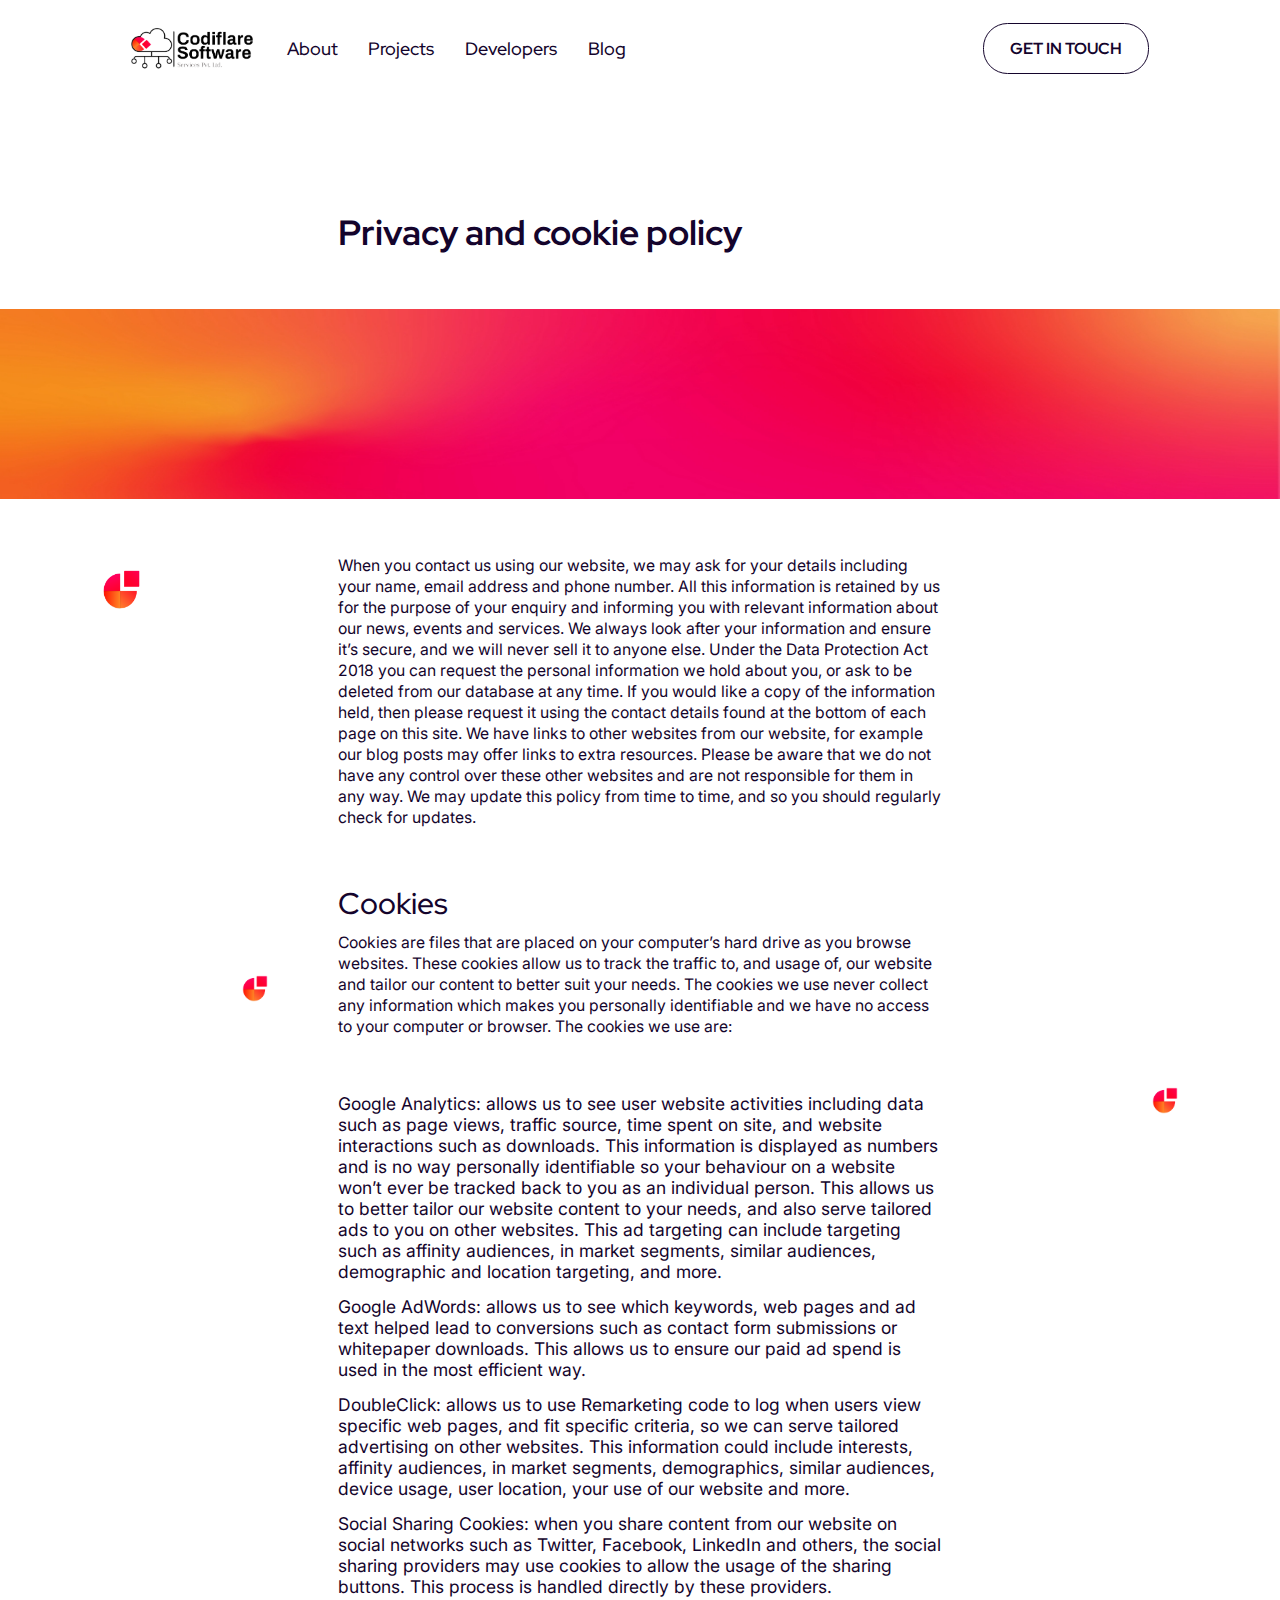
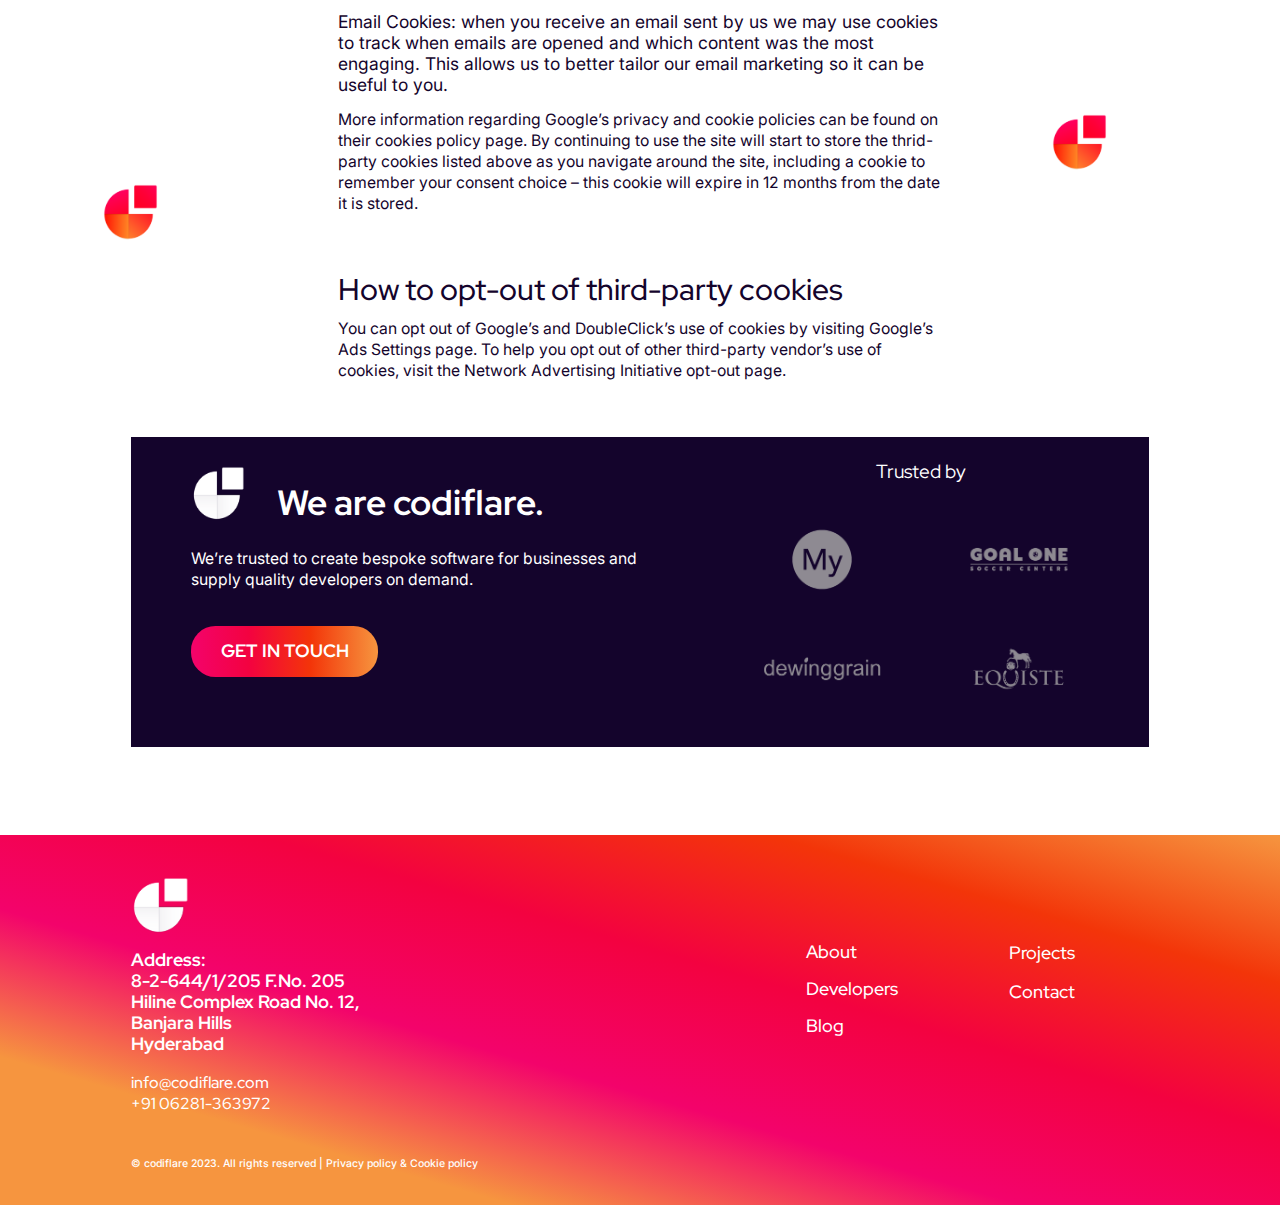
<file: privacy.html>
<!DOCTYPE html>
<html lang="en-US">
<head>
	<meta charset="UTF-8">
	<link rel="profile" href="https://gmpg.org/xfn/11">
	<meta name="robots" content="index, follow, max-image-preview:large, max-snippet:-1, max-video-preview:-1">
<meta name="viewport" content="width=device-width, initial-scale=1">
	<!-- This site is optimized with the Yoast SEO plugin v19.7.1 - https://yoast.com/wordpress/plugins/seo/ -->
	<title>Privacy - codiflare</title>
	<link rel="canonical" href="privacy/">
	<meta property="og:locale" content="en_US">
	<meta property="og:type" content="article">
	<meta property="og:title" content="Privacy - codiflare">
	<meta property="og:description" content="Privacy and cookie policy When you contact us using our website, we may ask for your details including your name, email address and phone number. All this information is retained by us for the purpose of your enquiry and informing you with relevant information about our news, events and services. We always look after your ... Read more">
	<meta property="og:url" content="privacy/">
	<meta property="og:site_name" content="codiflare">
	<meta property="article:modified_time" content="2022-11-04T09:15:03+00:00">
	<meta name="twitter:card" content="summary_large_image">
	<meta name="twitter:label1" content="Est. reading time">
	<meta name="twitter:data1" content="5 minutes">
	<script type="application/ld+json" class="yoast-schema-graph">{"@context":"https://schema.org","@graph":[{"@type":"WebPage","@id":"privacy/","url":"privacy/","name":"Privacy - codiflare","isPartOf":{"@id":"https://codiflare.com/#website"},"datePublished":"2022-09-19T11:42:12+00:00","dateModified":"2022-11-04T09:15:03+00:00","breadcrumb":{"@id":"privacy/#breadcrumb"},"inLanguage":"en-US","potentialAction":[{"@type":"ReadAction","target":["privacy/"]}]},{"@type":"BreadcrumbList","@id":"privacy/#breadcrumb","itemListElement":[{"@type":"ListItem","position":1,"name":"Home","item":"https://codiflare.com/"},{"@type":"ListItem","position":2,"name":"Privacy"}]},{"@type":"WebSite","@id":"https://codiflare.com/#website","url":"https://codiflare.com/","name":"codiflare","description":"","publisher":{"@id":"https://codiflare.com/#organization"},"potentialAction":[{"@type":"SearchAction","target":{"@type":"EntryPoint","urlTemplate":"https://codiflare.com/?s={search_term_string}"},"query-input":"required name=search_term_string"}],"inLanguage":"en-US"},{"@type":"Organization","@id":"https://codiflare.com/#organization","name":"codiflare","url":"https://codiflare.com/","sameAs":[],"logo":{"@type":"ImageObject","inLanguage":"en-US","@id":"https://codiflare.com/#/schema/logo/image/","url":"https://codiflare.com/wp-content/uploads/2022/10/codiflare_Logomark-FullGradient-White.png","contentUrl":"https://codiflare.com/wp-content/uploads/2022/10/codiflare_Logomark-FullGradient-White.png","width":4501,"height":4501,"caption":"codiflare"},"image":{"@id":"https://codiflare.com/#/schema/logo/image/"}}]}</script>
	<!-- / Yoast SEO plugin. -->


<link rel="dns-prefetch" href="//cdnjs.cloudflare.com">
<link rel="dns-prefetch" href="//s.w.org">
<link rel="alternate" type="application/rss+xml" title="codiflare &raquo; Feed" href="https://codiflare.com/feed/">
<link rel="alternate" type="application/rss+xml" title="codiflare &raquo; Comments Feed" href="https://codiflare.com/comments/feed/">
<script>
window._wpemojiSettings = {"baseUrl":"https:\/\/s.w.org\/images\/core\/emoji\/14.0.0\/72x72\/","ext":".png","svgUrl":"https:\/\/s.w.org\/images\/core\/emoji\/14.0.0\/svg\/","svgExt":".svg","source":{"concatemoji":"https:\/\/codiflare.com\/wp-includes\/js\/wp-emoji-release.min.js?ver=6.0.2"}};
/*! This file is auto-generated */
!function(e,a,t){var n,r,o,i=a.createElement("canvas"),p=i.getContext&&i.getContext("2d");function s(e,t){var a=String.fromCharCode,e=(p.clearRect(0,0,i.width,i.height),p.fillText(a.apply(this,e),0,0),i.toDataURL());return p.clearRect(0,0,i.width,i.height),p.fillText(a.apply(this,t),0,0),e===i.toDataURL()}function c(e){var t=a.createElement("script");t.src=e,t.defer=t.type="text/javascript",a.getElementsByTagName("head")[0].appendChild(t)}for(o=Array("flag","emoji"),t.supports={everything:!0,everythingExceptFlag:!0},r=0;r<o.length;r++)t.supports[o[r]]=function(e){if(!p||!p.fillText)return!1;switch(p.textBaseline="top",p.font="600 32px Arial",e){case"flag":return s([127987,65039,8205,9895,65039],[127987,65039,8203,9895,65039])?!1:!s([55356,56826,55356,56819],[55356,56826,8203,55356,56819])&&!s([55356,57332,56128,56423,56128,56418,56128,56421,56128,56430,56128,56423,56128,56447],[55356,57332,8203,56128,56423,8203,56128,56418,8203,56128,56421,8203,56128,56430,8203,56128,56423,8203,56128,56447]);case"emoji":return!s([129777,127995,8205,129778,127999],[129777,127995,8203,129778,127999])}return!1}(o[r]),t.supports.everything=t.supports.everything&&t.supports[o[r]],"flag"!==o[r]&&(t.supports.everythingExceptFlag=t.supports.everythingExceptFlag&&t.supports[o[r]]);t.supports.everythingExceptFlag=t.supports.everythingExceptFlag&&!t.supports.flag,t.DOMReady=!1,t.readyCallback=function(){t.DOMReady=!0},t.supports.everything||(n=function(){t.readyCallback()},a.addEventListener?(a.addEventListener("DOMContentLoaded",n,!1),e.addEventListener("load",n,!1)):(e.attachEvent("onload",n),a.attachEvent("onreadystatechange",function(){"complete"===a.readyState&&t.readyCallback()})),(e=t.source||{}).concatemoji?c(e.concatemoji):e.wpemoji&&e.twemoji&&(c(e.twemoji),c(e.wpemoji)))}(window,document,window._wpemojiSettings);
</script>
<style>
img.wp-smiley,
img.emoji {
	display: inline !important;
	border: none !important;
	box-shadow: none !important;
	height: 1em !important;
	width: 1em !important;
	margin: 0 0.07em !important;
	vertical-align: -0.1em !important;
	background: none !important;
	padding: 0 !important;
}
</style>
	<link rel="stylesheet" id="wp-block-library-css" href="css/style.min.css" media="all">
<style id="global-styles-inline-css">
body{--wp--preset--color--black: #000000;--wp--preset--color--cyan-bluish-gray: #abb8c3;--wp--preset--color--white: #ffffff;--wp--preset--color--pale-pink: #f78da7;--wp--preset--color--vivid-red: #cf2e2e;--wp--preset--color--luminous-vivid-orange: #ff6900;--wp--preset--color--luminous-vivid-amber: #fcb900;--wp--preset--color--light-green-cyan: #7bdcb5;--wp--preset--color--vivid-green-cyan: #00d084;--wp--preset--color--pale-cyan-blue: #8ed1fc;--wp--preset--color--vivid-cyan-blue: #0693e3;--wp--preset--color--vivid-purple: #9b51e0;--wp--preset--color--contrast: var(--contrast);--wp--preset--color--contrast-2: var(--contrast-2);--wp--preset--color--contrast-3: var(--contrast-3);--wp--preset--color--base: var(--base);--wp--preset--color--base-2: var(--base-2);--wp--preset--color--base-3: var(--base-3);--wp--preset--color--accent: var(--accent);--wp--preset--gradient--vivid-cyan-blue-to-vivid-purple: linear-gradient(135deg,rgba(6,147,227,1) 0%,rgb(155,81,224) 100%);--wp--preset--gradient--light-green-cyan-to-vivid-green-cyan: linear-gradient(135deg,rgb(122,220,180) 0%,rgb(0,208,130) 100%);--wp--preset--gradient--luminous-vivid-amber-to-luminous-vivid-orange: linear-gradient(135deg,rgba(252,185,0,1) 0%,rgba(255,105,0,1) 100%);--wp--preset--gradient--luminous-vivid-orange-to-vivid-red: linear-gradient(135deg,rgba(255,105,0,1) 0%,rgb(207,46,46) 100%);--wp--preset--gradient--very-light-gray-to-cyan-bluish-gray: linear-gradient(135deg,rgb(238,238,238) 0%,rgb(169,184,195) 100%);--wp--preset--gradient--cool-to-warm-spectrum: linear-gradient(135deg,rgb(74,234,220) 0%,rgb(151,120,209) 20%,rgb(207,42,186) 40%,rgb(238,44,130) 60%,rgb(251,105,98) 80%,rgb(254,248,76) 100%);--wp--preset--gradient--blush-light-purple: linear-gradient(135deg,rgb(255,206,236) 0%,rgb(152,150,240) 100%);--wp--preset--gradient--blush-bordeaux: linear-gradient(135deg,rgb(254,205,165) 0%,rgb(254,45,45) 50%,rgb(107,0,62) 100%);--wp--preset--gradient--luminous-dusk: linear-gradient(135deg,rgb(255,203,112) 0%,rgb(199,81,192) 50%,rgb(65,88,208) 100%);--wp--preset--gradient--pale-ocean: linear-gradient(135deg,rgb(255,245,203) 0%,rgb(182,227,212) 50%,rgb(51,167,181) 100%);--wp--preset--gradient--electric-grass: linear-gradient(135deg,rgb(202,248,128) 0%,rgb(113,206,126) 100%);--wp--preset--gradient--midnight: linear-gradient(135deg,rgb(2,3,129) 0%,rgb(40,116,252) 100%);--wp--preset--duotone--dark-grayscale: url('privacy#wp-duotone-dark-grayscale');--wp--preset--duotone--grayscale: url('privacy#wp-duotone-grayscale');--wp--preset--duotone--purple-yellow: url('privacy#wp-duotone-purple-yellow');--wp--preset--duotone--blue-red: url('privacy#wp-duotone-blue-red');--wp--preset--duotone--midnight: url('privacy#wp-duotone-midnight');--wp--preset--duotone--magenta-yellow: url('privacy#wp-duotone-magenta-yellow');--wp--preset--duotone--purple-green: url('privacy#wp-duotone-purple-green');--wp--preset--duotone--blue-orange: url('privacy#wp-duotone-blue-orange');--wp--preset--font-size--small: 13px;--wp--preset--font-size--medium: 20px;--wp--preset--font-size--large: 36px;--wp--preset--font-size--x-large: 42px;}.has-black-color{color: var(--wp--preset--color--black) !important;}.has-cyan-bluish-gray-color{color: var(--wp--preset--color--cyan-bluish-gray) !important;}.has-white-color{color: var(--wp--preset--color--white) !important;}.has-pale-pink-color{color: var(--wp--preset--color--pale-pink) !important;}.has-vivid-red-color{color: var(--wp--preset--color--vivid-red) !important;}.has-luminous-vivid-orange-color{color: var(--wp--preset--color--luminous-vivid-orange) !important;}.has-luminous-vivid-amber-color{color: var(--wp--preset--color--luminous-vivid-amber) !important;}.has-light-green-cyan-color{color: var(--wp--preset--color--light-green-cyan) !important;}.has-vivid-green-cyan-color{color: var(--wp--preset--color--vivid-green-cyan) !important;}.has-pale-cyan-blue-color{color: var(--wp--preset--color--pale-cyan-blue) !important;}.has-vivid-cyan-blue-color{color: var(--wp--preset--color--vivid-cyan-blue) !important;}.has-vivid-purple-color{color: var(--wp--preset--color--vivid-purple) !important;}.has-black-background-color{background-color: var(--wp--preset--color--black) !important;}.has-cyan-bluish-gray-background-color{background-color: var(--wp--preset--color--cyan-bluish-gray) !important;}.has-white-background-color{background-color: var(--wp--preset--color--white) !important;}.has-pale-pink-background-color{background-color: var(--wp--preset--color--pale-pink) !important;}.has-vivid-red-background-color{background-color: var(--wp--preset--color--vivid-red) !important;}.has-luminous-vivid-orange-background-color{background-color: var(--wp--preset--color--luminous-vivid-orange) !important;}.has-luminous-vivid-amber-background-color{background-color: var(--wp--preset--color--luminous-vivid-amber) !important;}.has-light-green-cyan-background-color{background-color: var(--wp--preset--color--light-green-cyan) !important;}.has-vivid-green-cyan-background-color{background-color: var(--wp--preset--color--vivid-green-cyan) !important;}.has-pale-cyan-blue-background-color{background-color: var(--wp--preset--color--pale-cyan-blue) !important;}.has-vivid-cyan-blue-background-color{background-color: var(--wp--preset--color--vivid-cyan-blue) !important;}.has-vivid-purple-background-color{background-color: var(--wp--preset--color--vivid-purple) !important;}.has-black-border-color{border-color: var(--wp--preset--color--black) !important;}.has-cyan-bluish-gray-border-color{border-color: var(--wp--preset--color--cyan-bluish-gray) !important;}.has-white-border-color{border-color: var(--wp--preset--color--white) !important;}.has-pale-pink-border-color{border-color: var(--wp--preset--color--pale-pink) !important;}.has-vivid-red-border-color{border-color: var(--wp--preset--color--vivid-red) !important;}.has-luminous-vivid-orange-border-color{border-color: var(--wp--preset--color--luminous-vivid-orange) !important;}.has-luminous-vivid-amber-border-color{border-color: var(--wp--preset--color--luminous-vivid-amber) !important;}.has-light-green-cyan-border-color{border-color: var(--wp--preset--color--light-green-cyan) !important;}.has-vivid-green-cyan-border-color{border-color: var(--wp--preset--color--vivid-green-cyan) !important;}.has-pale-cyan-blue-border-color{border-color: var(--wp--preset--color--pale-cyan-blue) !important;}.has-vivid-cyan-blue-border-color{border-color: var(--wp--preset--color--vivid-cyan-blue) !important;}.has-vivid-purple-border-color{border-color: var(--wp--preset--color--vivid-purple) !important;}.has-vivid-cyan-blue-to-vivid-purple-gradient-background{background: var(--wp--preset--gradient--vivid-cyan-blue-to-vivid-purple) !important;}.has-light-green-cyan-to-vivid-green-cyan-gradient-background{background: var(--wp--preset--gradient--light-green-cyan-to-vivid-green-cyan) !important;}.has-luminous-vivid-amber-to-luminous-vivid-orange-gradient-background{background: var(--wp--preset--gradient--luminous-vivid-amber-to-luminous-vivid-orange) !important;}.has-luminous-vivid-orange-to-vivid-red-gradient-background{background: var(--wp--preset--gradient--luminous-vivid-orange-to-vivid-red) !important;}.has-very-light-gray-to-cyan-bluish-gray-gradient-background{background: var(--wp--preset--gradient--very-light-gray-to-cyan-bluish-gray) !important;}.has-cool-to-warm-spectrum-gradient-background{background: var(--wp--preset--gradient--cool-to-warm-spectrum) !important;}.has-blush-light-purple-gradient-background{background: var(--wp--preset--gradient--blush-light-purple) !important;}.has-blush-bordeaux-gradient-background{background: var(--wp--preset--gradient--blush-bordeaux) !important;}.has-luminous-dusk-gradient-background{background: var(--wp--preset--gradient--luminous-dusk) !important;}.has-pale-ocean-gradient-background{background: var(--wp--preset--gradient--pale-ocean) !important;}.has-electric-grass-gradient-background{background: var(--wp--preset--gradient--electric-grass) !important;}.has-midnight-gradient-background{background: var(--wp--preset--gradient--midnight) !important;}.has-small-font-size{font-size: var(--wp--preset--font-size--small) !important;}.has-medium-font-size{font-size: var(--wp--preset--font-size--medium) !important;}.has-large-font-size{font-size: var(--wp--preset--font-size--large) !important;}.has-x-large-font-size{font-size: var(--wp--preset--font-size--x-large) !important;}
</style>
<link rel="stylesheet" id="contact-form-7-css" href="css/styles.css" media="all">
<link rel="stylesheet" id="generate-widget-areas-css" href="css/widget-areas.min.css" media="all">
<link rel="stylesheet" id="generate-style-css" href="css/main.min.css" media="all">
<link rel="stylesheet" id="main-style-css" href="css/style.css" media="all">
<link rel="stylesheet" id="custom-style-css" href="css/custom.css" media="all">
<link rel="stylesheet" id="font-awesome-css" href="https://cdnjs.cloudflare.com/ajax/libs/font-awesome/4.7.0/css/font-awesome.min.css?ver=6.0.2" media="all">
<link rel="stylesheet" id="owl-carousel-css" href="https://cdnjs.cloudflare.com/ajax/libs/OwlCarousel2/2.2.0/assets/owl.carousel.css?ver=6.0.2" media="all">
<script src="https://cdnjs.cloudflare.com/ajax/libs/jquery/3.6.1/jquery.min.js?ver=6.0.2" id="myjquery-js"></script>
<script src="js/jquery-migrate.min.js" id="jquery-migrate-js"></script>
<script src="https://cdnjs.cloudflare.com/ajax/libs/OwlCarousel2/2.3.4/owl.carousel.min.js?ver=6.0.2" id="owl-carousel-js"></script>
<script src="js/script.js" id="main-script-js"></script>
<link rel="https://api.w.org/" href="https://codiflare.com/wp-json/"><link rel="alternate" type="application/json" href="https://codiflare.com/wp-json/wp/v2/pages/255"><link rel="EditURI" type="application/rsd+xml" title="RSD" href="https://codiflare.com/xmlrpc.php?rsd">
<link rel="wlwmanifest" type="application/wlwmanifest+xml" href="https://codiflare.com/wp-includes/wlwmanifest.xml"> 
<meta name="generator" content="WordPress 6.0.2">
<link rel="shortlink" href="https://codiflare.com/?p=255">
<link rel="alternate" type="application/json+oembed" href="https://codiflare.com/wp-json/oembed/1.0/embed?url=https%3A%2F%2Fcodiflare.com%2Fprivacy%2F">
<link rel="alternate" type="text/xml+oembed" href="https://codiflare.com/wp-json/oembed/1.0/embed?url=https%3A%2F%2Fcodiflare.com%2Fprivacy%2F&#038;format=xml">
<link rel="icon" href="images/cropped-codiflare_Logomark-FullGradient-White-32x32.png" sizes="32x32">
<link rel="icon" href="images/cropped-codiflare_Logomark-FullGradient-White-192x192.png" sizes="192x192">
<link rel="apple-touch-icon" href="images/cropped-codiflare_Logomark-FullGradient-White-180x180.png">
<meta name="msapplication-TileImage" content="https://codiflare.com/wp-content/uploads/2022/10/cropped-codiflare_Logomark-FullGradient-White-270x270.png">
</head>

<body class="page-template-default page page-id-255 wp-embed-responsive no-sidebar nav-float-right separate-containers header-aligned-left dropdown-hover" itemtype="https://schema.org/WebPage" itemscope>
	<svg xmlns="http://www.w3.org/2000/svg" viewBox="0 0 0 0" width="0" height="0" focusable="false" role="none" style="visibility: hidden; position: absolute; left: -9999px; overflow: hidden;"><defs><filter id="wp-duotone-dark-grayscale"><fecolormatrix color-interpolation-filters="sRGB" type="matrix" values=" .299 .587 .114 0 0 .299 .587 .114 0 0 .299 .587 .114 0 0 .299 .587 .114 0 0 "/><fecomponenttransfer color-interpolation-filters="sRGB"><fefuncr type="table" tableValues="0 0.49803921568627"/><fefuncg type="table" tableValues="0 0.49803921568627"/><fefuncb type="table" tableValues="0 0.49803921568627"/><fefunca type="table" tableValues="1 1"/></fecomponenttransfer><fecomposite in2="SourceGraphic" operator="in"/></filter></defs></svg><svg xmlns="http://www.w3.org/2000/svg" viewBox="0 0 0 0" width="0" height="0" focusable="false" role="none" style="visibility: hidden; position: absolute; left: -9999px; overflow: hidden;"><defs><filter id="wp-duotone-grayscale"><fecolormatrix color-interpolation-filters="sRGB" type="matrix" values=" .299 .587 .114 0 0 .299 .587 .114 0 0 .299 .587 .114 0 0 .299 .587 .114 0 0 "/><fecomponenttransfer color-interpolation-filters="sRGB"><fefuncr type="table" tableValues="0 1"/><fefuncg type="table" tableValues="0 1"/><fefuncb type="table" tableValues="0 1"/><fefunca type="table" tableValues="1 1"/></fecomponenttransfer><fecomposite in2="SourceGraphic" operator="in"/></filter></defs></svg><svg xmlns="http://www.w3.org/2000/svg" viewBox="0 0 0 0" width="0" height="0" focusable="false" role="none" style="visibility: hidden; position: absolute; left: -9999px; overflow: hidden;"><defs><filter id="wp-duotone-purple-yellow"><fecolormatrix color-interpolation-filters="sRGB" type="matrix" values=" .299 .587 .114 0 0 .299 .587 .114 0 0 .299 .587 .114 0 0 .299 .587 .114 0 0 "/><fecomponenttransfer color-interpolation-filters="sRGB"><fefuncr type="table" tableValues="0.54901960784314 0.98823529411765"/><fefuncg type="table" tableValues="0 1"/><fefuncb type="table" tableValues="0.71764705882353 0.25490196078431"/><fefunca type="table" tableValues="1 1"/></fecomponenttransfer><fecomposite in2="SourceGraphic" operator="in"/></filter></defs></svg><svg xmlns="http://www.w3.org/2000/svg" viewBox="0 0 0 0" width="0" height="0" focusable="false" role="none" style="visibility: hidden; position: absolute; left: -9999px; overflow: hidden;"><defs><filter id="wp-duotone-blue-red"><fecolormatrix color-interpolation-filters="sRGB" type="matrix" values=" .299 .587 .114 0 0 .299 .587 .114 0 0 .299 .587 .114 0 0 .299 .587 .114 0 0 "/><fecomponenttransfer color-interpolation-filters="sRGB"><fefuncr type="table" tableValues="0 1"/><fefuncg type="table" tableValues="0 0.27843137254902"/><fefuncb type="table" tableValues="0.5921568627451 0.27843137254902"/><fefunca type="table" tableValues="1 1"/></fecomponenttransfer><fecomposite in2="SourceGraphic" operator="in"/></filter></defs></svg><svg xmlns="http://www.w3.org/2000/svg" viewBox="0 0 0 0" width="0" height="0" focusable="false" role="none" style="visibility: hidden; position: absolute; left: -9999px; overflow: hidden;"><defs><filter id="wp-duotone-midnight"><fecolormatrix color-interpolation-filters="sRGB" type="matrix" values=" .299 .587 .114 0 0 .299 .587 .114 0 0 .299 .587 .114 0 0 .299 .587 .114 0 0 "/><fecomponenttransfer color-interpolation-filters="sRGB"><fefuncr type="table" tableValues="0 0"/><fefuncg type="table" tableValues="0 0.64705882352941"/><fefuncb type="table" tableValues="0 1"/><fefunca type="table" tableValues="1 1"/></fecomponenttransfer><fecomposite in2="SourceGraphic" operator="in"/></filter></defs></svg><svg xmlns="http://www.w3.org/2000/svg" viewBox="0 0 0 0" width="0" height="0" focusable="false" role="none" style="visibility: hidden; position: absolute; left: -9999px; overflow: hidden;"><defs><filter id="wp-duotone-magenta-yellow"><fecolormatrix color-interpolation-filters="sRGB" type="matrix" values=" .299 .587 .114 0 0 .299 .587 .114 0 0 .299 .587 .114 0 0 .299 .587 .114 0 0 "/><fecomponenttransfer color-interpolation-filters="sRGB"><fefuncr type="table" tableValues="0.78039215686275 1"/><fefuncg type="table" tableValues="0 0.94901960784314"/><fefuncb type="table" tableValues="0.35294117647059 0.47058823529412"/><fefunca type="table" tableValues="1 1"/></fecomponenttransfer><fecomposite in2="SourceGraphic" operator="in"/></filter></defs></svg><svg xmlns="http://www.w3.org/2000/svg" viewBox="0 0 0 0" width="0" height="0" focusable="false" role="none" style="visibility: hidden; position: absolute; left: -9999px; overflow: hidden;"><defs><filter id="wp-duotone-purple-green"><fecolormatrix color-interpolation-filters="sRGB" type="matrix" values=" .299 .587 .114 0 0 .299 .587 .114 0 0 .299 .587 .114 0 0 .299 .587 .114 0 0 "/><fecomponenttransfer color-interpolation-filters="sRGB"><fefuncr type="table" tableValues="0.65098039215686 0.40392156862745"/><fefuncg type="table" tableValues="0 1"/><fefuncb type="table" tableValues="0.44705882352941 0.4"/><fefunca type="table" tableValues="1 1"/></fecomponenttransfer><fecomposite in2="SourceGraphic" operator="in"/></filter></defs></svg><svg xmlns="http://www.w3.org/2000/svg" viewBox="0 0 0 0" width="0" height="0" focusable="false" role="none" style="visibility: hidden; position: absolute; left: -9999px; overflow: hidden;"><defs><filter id="wp-duotone-blue-orange"><fecolormatrix color-interpolation-filters="sRGB" type="matrix" values=" .299 .587 .114 0 0 .299 .587 .114 0 0 .299 .587 .114 0 0 .299 .587 .114 0 0 "/><fecomponenttransfer color-interpolation-filters="sRGB"><fefuncr type="table" tableValues="0.098039215686275 1"/><fefuncg type="table" tableValues="0 0.66274509803922"/><fefuncb type="table" tableValues="0.84705882352941 0.41960784313725"/><fefunca type="table" tableValues="1 1"/></fecomponenttransfer><fecomposite in2="SourceGraphic" operator="in"/></filter></defs></svg><a class="screen-reader-text skip-link" href="#content" title="Skip to content">Skip to content</a>

	<div class="top-header-section">
	        <div class="inner-container">
	            <header class="header" id="masthead" aria-label="Site" itemtype="https://schema.org/WPHeader" itemscope>
	                <div class="header-content">
	                    <div class="logo">
	                        <a href="https://codiflare.com">
	                            <img class="main-logo-img" src="images/codiflare_PrimaryLogo-FullGradient.png" alt="codiflare logo">
	                        </a>
	                    </div>
	                    <span class="menu-icon" onclick="toggleMenu()">
	                        <img id="menu_action_button_open" src="images/menu_open.png" alt="menu open">
	                        <img id="menu_action_button_close" class="hideopen" src="images/menu_close.png" alt="menu close">
	                    </span>
	                    <div class="main-nav"><ul id="float-menu" class="desktop-menu  menu-list"><li class="list-item"><a class="menu-link" href="about"><span class="menu-link-line">About</span></a></li>
<li class="list-item"><a class="menu-link" href="projects"><span class="menu-link-line">Projects</span></a></li>
<li class="list-item"><a class="menu-link" href="developers"><span class="menu-link-line">Developers</span></a></li>
<li class="list-item"><a class="menu-link" href="blog"><span class="menu-link-line">Blog</span></a></li>
 <li class="list-item contact_menu"><a href="contact" class="menu-link"><span class="menu-link-line">Contact</span></a></li>
    			<li class="menu-illustrations">
                    <img class="one" src="images/menu_illustration.png" alt="codiflare logo">
                    <img class="two" src="images/menu_illustration.png" alt="codiflare logo">
                    <img class="three" src="images/menu_illustration.png" alt="codiflare logo">
                    <img class="four" src="images/menu_illustration.png" alt="codiflare logo">
                </li>
                <li class="menu-copy-right">
                    © codiflare 2022
                </li></ul></div>	                </div>
	                <div class="touch-button">
	                    <a class="header-button" href="contact">GET IN TOUCH</a>
	                </div>

			
			</header>
	        </div>
	    </div>
		
	<div class="site grid-container container hfeed" id="page">
				<div class="site-content" id="content"> <!--style="padding-top:100px !important;"-->  
			
	<div class="content-area" id="primary">
		<main class="site-main" id="main">
			
<article id="post-255" class="post-255 page type-page status-publish" itemtype="https://schema.org/CreativeWork" itemscope>
	<div class="inside-article">
		
		<div class="entry-content" itemprop="text">
			
<div class="legal-container">
        <h3 class="privacy-heading">Privacy and cookie policy</h3>
    </div>
    <div class="privacy-policy-image">
        <img class="privacy-img" src="images/bg-V2-12-Copy.jpg" alt>
    </div>
 <div class="legal-container">
        <img class="legal-logo1" src="images/codiflare_Logomark-FullGradient-White.png" alt>
        <img class="legal-logo2" src="images/codiflare_Logomark-FullGradient-White.png" alt>
        <img class="legal-logo3" src="images/codiflare_Logomark-FullGradient-White.png" alt>



<p>When you contact us using our website, we may ask for your details including your name, email address and phone number. All this information is retained by us for the purpose of your enquiry and informing you with relevant information about our news, events and services. We always look after your information and ensure it’s secure, and we will never sell it to anyone else. Under the Data Protection Act 2018 you can request the personal information we hold about you, or ask to be deleted from our database at any time. If you would like a copy of the information held, then please request it using the contact details found at the bottom of each page on this site. We have links to other websites from our website, for example our blog posts may offer links to extra resources. Please be aware that we do not have any control over these other websites and are not responsible for them in any way. We may update this policy from time to time, and so you should regularly check for updates.</p>



<h4>Cookies</h4>



<p>Cookies are files that are placed on your computer’s hard drive as you browse websites. These cookies allow us to track the traffic to, and usage of, our website and tailor our content to better suit your needs. The cookies we use never collect any information which makes you personally identifiable and we have no access to your computer or browser. The cookies we use are:</p>



<ul><li>Google Analytics: allows us to see user website activities including data such as page views, traffic
                source, time spent on site, and website interactions such as downloads. This information is displayed as
                numbers and is no way personally identifiable so your behaviour on a website won’t ever be tracked back
                to you as an individual person. This allows us to better tailor our website content to your needs, and
                also serve tailored ads to you on other websites. This ad targeting can include targeting such as
                affinity audiences, in market segments, similar audiences, demographic and location targeting, and more.
            </li><li>Google AdWords: allows us to see which keywords, web pages and ad text helped lead to conversions such
                as contact form submissions or whitepaper downloads. This allows us to ensure our paid ad spend is used
                in the most efficient way.
            </li><li>DoubleClick: allows us to use Remarketing code to log when users view specific web pages, and fit
                specific criteria, so we can serve tailored advertising on other websites. This information could
                include interests, affinity audiences, in market segments, demographics, similar audiences, device
                usage, user location, your use of our website and more.
            </li><li>Social Sharing Cookies: when you share content from our website on social networks such as Twitter,
                Facebook, LinkedIn and others, the social sharing providers may use cookies to allow the usage of the
                sharing buttons. This process is handled directly by these providers.
            </li><li>Email Cookies: when you receive an email sent by us we may use cookies to track when emails are opened
                and which content was the most engaging. This allows us to better tailor our email marketing so it can
                be useful to you.
            </li></ul>



<p>More information regarding Google’s privacy and cookie policies can be found on their cookies policy page. By continuing to use the site will start to store the thrid-party cookies listed above as you navigate around the site, including a cookie to remember your consent choice – this cookie will expire in 12 months from the date it is stored.</p>



<h4>How to opt-out of third-party cookies</h4>



<p>You can opt out of Google’s and DoubleClick’s use of cookies by visiting Google’s Ads Settings page. To help you opt out of other third-party vendor’s use of cookies, visit the Network Advertising Initiative opt-out page.</p>



<img class="legal-logo4" src="images/codiflare_Logomark-FullGradient-White.png" alt>
        <img class="legal-logo5" src="images/codiflare_Logomark-FullGradient-White.png" alt>
    </div>



<section class="blog-bottom-outer-wrapper">
        <div class="inner-container inner-another-container">
            <div class="bottom-blog-section">
                <div class="bottom-blog-left-section">
                    <div class="bottom-blog-left">
                        <img class="bottom-blog-logo" src="images/codiflare_Logomark-White.png" alt>
                        <h3 class="bottom-blog-heading">We are codiflare.</h3>
                    </div>
                    <div class="bottom-blog-para-container">
                        <p class="bottom-blog-para">We’re trusted to create bespoke software for businesses and supply
                            quality developers on demand.</p>
                    </div>
                <a href="contact" class="start-button desktop-btn">GET IN TOUCH</a>
                </div>
                <div class="bottom-blog-right-section">
                    <p class="bottom-blog-para-right">Trusted by</p>
                    <div class="bottom-right-icon-section">
                     <div class="blog-icon-one">
	    	  <div class="blog-icon-one-image">
	          <img class="blog-icon-img" src="images/MyArchitec-grey.png">
	          </div>
	          
	       	  </div><div class="blog-icon-one">
	    	  <div class="blog-icon-one-image">
	          <img class="blog-icon-img" src="images/GoalOn-grey.png">
	          </div>
	          
	       	  </div><div class="blog-icon-one">
	    	  <div class="blog-icon-one-image">
	          <img class="blog-icon-img" src="images/DewingGrai-grey.png">
	          </div>
	          
	       	  </div><div class="blog-icon-one">
	    	  <div class="blog-icon-one-image">
	          <img class="blog-icon-img" src="images/Equist-grey.png">
	          </div>
	          
	       	  </div>
                    </div>
                </div>
                 <a href="contact" class="start-button mobile-btn">GET IN TOUCH</a>
            </div>
        </div>
    </section>
		</div>

			</div>
</article>
		</main>
	</div>

	
	</div>
</div>


<div class="site-footer">
				<div id="footer-widgets" class="site footer-widgets footer-section">
				<div class="footer-widgets-container grid-container">
					<div class="inside-footer-widgets">
							<div class="footer-widget-1">
		<aside id="block-7" class="widget inner-padding widget_block"><footer class="footer">
<div class="inner-container">
<div class="footer-inner">
<div class="footer-left">
<div class="footer-logo">
                        <img class="footer-logo-img" src="images/codiflare_Logomark-White.png" alt="codiflare logo">
                    </div>
<h2 class="footer-heading">Address:<br>
    8-2-644/1/205 F.No. 205<br>
Hiline Complex Road No. 12,<br>
Banjara Hills
<br>
Hyderabad</h2>
<div class="footer-link-left">
                        <a class="footer-link" href="https://codiflare.com">info@codiflare.com</a><br>
<a href="tel:+91  06281-363972" class="footer-link">+91  06281-363972</a>
                    </div>
<p></p>
</div>
<div class="footer-right">
<div class="footer-right-top">
<div class="footer-right-menu">
<div class="inner-link">
                                <a class="footer-right-link" href="about">About</a>
                            </div>
<div class="inner-link">
                                <a class="footer-right-link" href="developers">Developers</a>
                            </div>
<div class="inner-link">
                                <a class="footer-right-link" href="blog">Blog</a>
                            </div>
<p></p>
</div>
<div class="footer-right-menu2">
<div class="inner-link">
                                <a class="footer-right-link" href="projects">Projects</a>
                            </div>
<div class="inner-link">
                                <a class="footer-right-link" href="contact">Contact</a>
                            </div>

<p></p>
</div>
</div>
<div class="footer-social-links" style="display:none;">
<div class="footer-social">
   <a class="social-links" href="#" target="_blank"><br>
     <img src="fonts/instagram.svg" alt="instagram"><br>
   </a>
</div>
<div class="footer-social">
    <a class="social-links" href="#" target="_blank"><br>
       <img src="fonts/facebook.svg" alt="facebook"><br>
    </a>
</div>
<div class="footer-social">
   <a class="social-links" href="#" target="_blank"><br>
     <img src="fonts/twitter.svg" alt="twitter"><br>
   </a>
                        </div>
<div class="footer-social">
    <a class="social-links" href="#" target="_blank"><br>
         <img src="images/linkedin.png" alt="linkedIn"><br>
    </a>
                        </div>
<p></p>
</div>
</div>
</div>
<p class="footer-para">© codiflare 2023. All rights reserved | <a href="privacy">Privacy policy &amp; Cookie policy</a></p>
<p></p>
</div>
</footer></aside>	</div>
		<div class="footer-widget-2">
			</div>
		<div class="footer-widget-3">
			</div>
						</div>
				</div>
			</div>
					<footer class="footer-section">
			<div class="inside-site-info grid-container">
								<!-- <div class="copyright-bar"> -->
									<!-- </div> -->
			</div>
		</footer>
		</div>

<script id="generate-a11y">!function(){"use strict";if("querySelector"in document&&"addEventListener"in window){var e=document.body;e.addEventListener("mousedown",function(){e.classList.add("using-mouse")}),e.addEventListener("keydown",function(){e.classList.remove("using-mouse")})}}();</script><script src="js/index.js" id="swv-js"></script>
<script id="contact-form-7-js-extra">
var wpcf7 = {"api":{"root":"https:\/\/codiflare.com\/wp-json\/","namespace":"contact-form-7\/v1"}};
</script>
<script src="js/index_1.js" id="contact-form-7-js"></script>
<!--[if lte IE 11]>
<script src='https://codiflare.com/wp-content/themes/wtheme/assets/js/classList.min.js?ver=3.1.2' id='generate-classlist-js'></script>
<![endif]-->
<script id="generate-menu-js-extra">
var generatepressMenu = {"toggleOpenedSubMenus":"1","openSubMenuLabel":"Open Sub-Menu","closeSubMenuLabel":"Close Sub-Menu"};
</script>
<script src="js/menu.min.js" id="generate-menu-js"></script>
</body>
</html>
</file>
<file: css/styles.css>
.wpcf7 .screen-reader-response {
	position: absolute;
	overflow: hidden;
	clip: rect(1px, 1px, 1px, 1px);
	clip-path: inset(50%);
	height: 1px;
	width: 1px;
	margin: -1px;
	padding: 0;
	border: 0;
	word-wrap: normal !important;
}

.wpcf7 form .wpcf7-response-output {
	margin: 2em 0.5em 1em;
	padding: 0.2em 1em;
	border: 2px solid #00a0d2; /* Blue */
}

.wpcf7 form.init .wpcf7-response-output,
.wpcf7 form.resetting .wpcf7-response-output,
.wpcf7 form.submitting .wpcf7-response-output {
	display: none;
}

.wpcf7 form.sent .wpcf7-response-output {
	border-color: #46b450; /* Green */
}

.wpcf7 form.failed .wpcf7-response-output,
.wpcf7 form.aborted .wpcf7-response-output {
	border-color: #dc3232; /* Red */
}

.wpcf7 form.spam .wpcf7-response-output {
	border-color: #f56e28; /* Orange */
}

.wpcf7 form.invalid .wpcf7-response-output,
.wpcf7 form.unaccepted .wpcf7-response-output,
.wpcf7 form.payment-required .wpcf7-response-output {
	border-color: #ffb900; /* Yellow */
}

.wpcf7-form-control-wrap {
	position: relative;
}

.wpcf7-not-valid-tip {
	color: #dc3232; /* Red */
	font-size: 1em;
	font-weight: normal;
	display: block;
}

.use-floating-validation-tip .wpcf7-not-valid-tip {
	position: relative;
	top: -2ex;
	left: 1em;
	z-index: 100;
	border: 1px solid #dc3232;
	background: #fff;
	padding: .2em .8em;
	width: 24em;
}

.wpcf7-list-item {
	display: inline-block;
	margin: 0 0 0 1em;
}

.wpcf7-list-item-label::before,
.wpcf7-list-item-label::after {
	content: " ";
}

.wpcf7-spinner {
	visibility: hidden;
	display: inline-block;
	background-color: #23282d; /* Dark Gray 800 */
	opacity: 0.75;
	width: 24px;
	height: 24px;
	border: none;
	border-radius: 100%;
	padding: 0;
	margin: 0 24px;
	position: relative;
}

form.submitting .wpcf7-spinner {
	visibility: visible;
}

.wpcf7-spinner::before {
	content: '';
	position: absolute;
	background-color: #fbfbfc; /* Light Gray 100 */
	top: 4px;
	left: 4px;
	width: 6px;
	height: 6px;
	border: none;
	border-radius: 100%;
	transform-origin: 8px 8px;
	animation-name: spin;
	animation-duration: 1000ms;
	animation-timing-function: linear;
	animation-iteration-count: infinite;
}

@media (prefers-reduced-motion: reduce) {
	.wpcf7-spinner::before {
		animation-name: blink;
		animation-duration: 2000ms;
	}
}

@keyframes spin {
	from {
		transform: rotate(0deg);
	}

	to {
		transform: rotate(360deg);
	}
}

@keyframes blink {
	from {
		opacity: 0;
	}

	50% {
		opacity: 1;
	}

	to {
		opacity: 0;
	}
}

.wpcf7 input[type="file"] {
	cursor: pointer;
}

.wpcf7 input[type="file"]:disabled {
	cursor: default;
}

.wpcf7 .wpcf7-submit:disabled {
	cursor: not-allowed;
}

.wpcf7 input[type="url"],
.wpcf7 input[type="email"],
.wpcf7 input[type="tel"] {
	direction: ltr;
}

/* Example CSS styles for the contact form */

.custom-form-group {
  margin-bottom: 20px;
}

.custom-form-control {
  width: 100%;
  padding: 10px;
  border: 1px solid #ccc;
  border-radius: 4px;
}

.start-button {
  background-color: #4CAF50;
  color: white;
  padding: 10px 20px;
  border: none;
  border-radius: 4px;
  cursor: pointer;
}

.start-button:hover {
  background-color: #45a049;
}
/* Example CSS styles for a smaller contact form */

.form-filling-group {
	display: flex;
	flex-wrap: wrap;
	margin-bottom: 10px;
  }
  
  .custom-form-group {
	width: 100%;
	margin-bottom: 10px;
  }
  
  .custom-form-group label {
	display: block;
	margin-bottom: 3px;
	font-weight: bold;
	color: #333;
	font-size: 12px;
  }
  
  .custom-form-control {
	width: 100%;
	padding: 8px;
	border: 1px solid #ccc;
	border-radius: 3px;
	font-size: 12px;
  }
  
  .wpcf7-submit {
	background-color: #ff6b6b;
	color: #fff;
	padding: 10px 15px;
	border: none;
	border-radius: 4px;
	font-size: 14px;
	cursor: pointer;
	transition: background-color 0.3s ease;
  }
  
  .wpcf7-submit:hover {
	background-color: #ff4c4c;
  }
  
  .wpcf7-response-output {
	margin-top: 5px;
	font-size: 12px;
	color: #ff6b6b;
  }
</file>
<file: css/style.css>
@import url("https://fonts.googleapis.com/css2?family=Inter:wght@100;200;300;400;500;600;700;800;900&family=Red+Hat+Display:ital,wght@0,300;0,400;0,500;0,600;0,700;0,800;0,900;1,300;1,400;1,500;1,600;1,700;1,800;1,900&display=swap");
html {
  font-size: 16px;
}

html {
  scroll-behavior: smooth;
}

@media (max-width: 1439px) {
  html {
    font-size: 14px;
  }
}

@media (min-width: 1920px) {
  html {
    font-size: 20px;
  }
}

@media (max-width: 767px) {
  html {
    font-size: 13px;
  }
}

*,
::after,
::before {
  -webkit-box-sizing: border-box;
          box-sizing: border-box;
}

body {
  margin: 0;
  padding: 0;
  font-family: 'Red Hat Display', sans-serif;
}

p,
h1,
h2,
h3,
h4,
h5,
h6,
label,
ul {
  margin: 0;
  padding: 0;
}

/* universal classes starts */
.custom-container {
  width: 100%;
  margin: 0 auto;
}

@media (max-width: 767px) {
  .padR-0 {
    padding-right: 0 !important;
  }
}

.inner-container {
  width: 100%;
  padding-left: 9.375rem;
  padding-right: 9.375rem;
}

@media (max-width: 767px) {
  .inner-container {
    padding-right: 1.429rem;
    padding-left: 1.429rem;
  }
}

.inner-container.inner-another-container {
  padding-right: 9.375rem;
  padding-left: 9.375rem;
}

@media (max-width: 767px) {
  .inner-container.inner-another-container {
    padding-left: 0;
    padding-right: 0;
  }
}

.start-button {
  padding: 1rem 2.125rem;
  border-radius: 1.75rem;
  background-image: -webkit-gradient(linear, left top, right top, from(#f3036b), color-stop(31%, #f30240), color-stop(64%, #f33509), to(#f6953f));
  background-image: linear-gradient(to right, #f3036b, #f30240 31%, #f33509 64%, #f6953f);
  border: 0rem;
  font-size: 1.25rem;
  font-weight: 700;
  line-height: 1.625rem;
  color: #ffffff;
  cursor: pointer;
  text-decoration: none;
  font-family: 'Red Hat Display', sans-serif;
}

.orange-line-container {
  border-right: 0.938rem solid #ff0035;
}

.orange-line-container .inner-container {
  padding-right: 8.437rem;
}

@media (max-width: 767px) {
  .orange-line-container .inner-container {
    padding-right: 1.429rem;
  }
}

@media (max-width: 767px) {
  .orange-line-container {
    border-right: 0.571rem solid #ff0035;
  }
}

@media (max-width: 767px) {
  .orange-line-container.developers-orange-line-container {
    border-right: 0;
  }
}

.header {
  width: 100%;
  height: 6.875rem;
  display: -webkit-box;
  display: -ms-flexbox;
  display: flex;
  -webkit-box-pack: justify;
      -ms-flex-pack: justify;
          justify-content: space-between;
  -webkit-box-align: center;
      -ms-flex-align: center;
          align-items: center;
}

@media (max-width: 767px) {
  .header {
    display: block;
    position: fixed;
    width: 100%;
    left: 0;
    background-color: #ffffff;
    z-index: 2;
    top: 0;
  }
}

.header .header-content {
  display: -webkit-box;
  display: -ms-flexbox;
  display: flex;
  -webkit-box-pack: justify;
      -ms-flex-pack: justify;
          justify-content: space-between;
  -webkit-box-align: center;
      -ms-flex-align: center;
          align-items: center;
}

@media (max-width: 767px) {
  .header .header-content {
    padding: 2.125rem;
  }
}

.header .header-content .logo {
  width: 8.75rem;
  margin-right: 1.25rem;
}

.header .header-content .logo a {
  display: -webkit-box;
  display: -ms-flexbox;
  display: flex;
  -webkit-box-align: center;
      -ms-flex-align: center;
          align-items: center;
}

.header .header-content .logo a .main-logo-img {
  width: 100%;
}

.header .header-content .menu-icon {
  display: none;
}

@media (max-width: 767px) {
  .header .header-content .menu-icon {
    display: block;
    position: absolute;
    right: 2rem;
  }
}

.header .header-content .menu-icon .hideopen {
  opacity: 0;
  display: none;
  -webkit-transition: 0.5s ease-out;
  transition: 0.5s ease-out;
}

.header .header-content .menu-list {
  display: -webkit-box;
  display: -ms-flexbox;
  display: flex;
  list-style: none;
}

@media (max-width: 767px) {
  .header .header-content .menu-list {
    display: block;
    position: fixed;
    background: #ffffff;
    z-index: 9999999;
    left: 100%;
    width: 100%;
    top: 5.429rem;
    height: calc(100vh - 5.429rem);
    padding-top: 3.071rem;
    opacity: 0;
    -webkit-transition: 0.5s ease-out;
    transition: 0.5s ease-out;
  }
  .header .header-content .menu-list.show {
    left: 0;
    -webkit-transition: 0.5s ease-out;
    transition: 0.5s ease-out;
    opacity: 1;
  }
}

.header .header-content .menu-list .list-item {
  padding: 1.095rem;
}

.header .header-content .menu-list .menu-illustrations {
  display: none;
}

.header .header-content .menu-list .contact_menu {
  display: none;
}

@media (max-width: 767px) {
  .header .header-content .menu-list .menu-illustrations {
    display: block;
  }
  .header .header-content .menu-list .contact_menu {
    display: block;
  }  
  .header .header-content .menu-list .menu-illustrations .one {
    position: fixed;
    top: 7.929rem;
    left: 12.286rem;
    opacity: 0.3;
    width: 2.214rem;
  }
  .header .header-content .menu-list .menu-illustrations .two {
    position: fixed;
    top: 23.214rem;
    right: 1.429rem;
    opacity: 0.3;
    width: 2.714rem;
  }
  .header .header-content .menu-list .menu-illustrations .three {
    position: fixed;
    bottom: 11.643rem;
    left: 1.429rem;
    opacity: 0.3;
    width: 4.857rem;
  }
  .header .header-content .menu-list .menu-illustrations .four {
    position: fixed;
    bottom: 0.5rem;
    right: 4.143rem;
    opacity: 0.3;
    width: 3.571rem;
  }
}

.header .header-content .menu-list .menu-copy-right {
  display: none;
  position: absolute;
  width: 100%;
  text-align: center;
  bottom: 2.571rem;
  color: #14042c;
}

@media (max-width: 767px) {
  .header .header-content .menu-list .menu-copy-right {
    display: block;
    font-size: 0.857rem;
  }
}

.header .header-content .menu-list .menu-link {
  text-decoration: none;
  font-size: 1.25rem;
  font-weight: 500;
  color: #14042C;
  -webkit-transition: all ease-in-out 0.3s;
  transition: all ease-in-out 0.3s;
}

@media (max-width: 767px) {
  .header .header-content .menu-list .menu-link {
    font-size: 1.857rem;
  }
}

.header .header-content .menu-list .menu-link:hover, .header .header-content .menu-list .menu-link.active {
  -webkit-transition: all ease-in-out 0.3s;
  transition: all ease-in-out 0.3s;
  height: 0.125rem;
}

.header .header-content .menu-list .menu-link:hover .menu-link-line, .header .header-content .menu-list .menu-link.active .menu-link-line {
  border-bottom: 2px solid #ff0035;
}

@media (max-width: 767px) {
  .header .header-content .menu-list .menu-link:hover .menu-link-line, .header .header-content .menu-list .menu-link.active .menu-link-line {
    color: #ff0035;
  }
}

.header .header-button {
  font-size: 1.125rem;
  font-weight: bold;
  padding: 1rem 1.844rem;
  border-radius: 1.75rem;
  color: #14042C;
  border: solid 0.094rem #14042C;
  background-color: #ffffff;
  text-decoration: none;
}

@media (max-width: 767px) {
  .header .header-button {
    display: none;
  }
}

.top-heading {
  width: 40rem;
  padding-top: 2rem;
}

@media (max-width: 767px) {
  .top-heading {
    width: 26.286rem;
    padding-top: 7.143rem;
  }
}

.top-heading .heading-1 {
  font-size: 3.438rem;
  font-weight: 700;
  line-height: 1.16;
  color: #14042c;
}

@media (max-width: 767px) {
  .top-heading .heading-1 {
    font-size: 2.357rem;
    line-height: normal;
    padding-bottom: 4.143rem;
  }
}

.hero-section {
  width: 100%;
  display: -webkit-box;
  display: -ms-flexbox;
  display: flex;
  -ms-flex-wrap: wrap;
      flex-wrap: wrap;
}

.hero-section .hero-img1 {
  width: 9.03%;
  height: 18.688rem;
}

@media (max-width: 767px) {
  .hero-section .hero-img1 {
    display: none;
  }
}

.hero-section .hero-img1 .section-img1 {
  width: 100%;
  height: 100%;
  -o-object-fit: cover;
     object-fit: cover;
}

.hero-section .hero-content {
  display: -webkit-box;
  display: -ms-flexbox;
  display: flex;
  -ms-flex-wrap: wrap;
      flex-wrap: wrap;
  -webkit-box-align: end;
      -ms-flex-align: end;
          align-items: flex-end;
  width: calc(100% - 37.71%);
  padding-right: 4.375rem;
  padding-left: 12.75rem;
}

@media (max-width: 767px) {
  .hero-section .hero-content {
    width: 100%;
    padding-right: 1.429rem;
    padding-left: 1.429rem;
    margin-bottom: 6.857rem;
  }
}

.hero-section .hero-content .hero-description {
  font-size: 2rem;
  font-weight: normal;
  color: #14042c;
}

@media (max-width: 767px) {
  .hero-section .hero-content .hero-description {
    font-size: 1.357rem;
    line-height: 2rem;
    margin-bottom: 2.143rem;
  }
}

.hero-section .hero-img2 {
  width: 28.68%;
}

@media (max-width: 767px) {
  .hero-section .hero-img2 {
    width: 100%;
    display: -webkit-box;
    display: -ms-flexbox;
    display: flex;
    -webkit-box-pack: end;
        -ms-flex-pack: end;
            justify-content: flex-end;
  }
}

.hero-section .hero-img2 .img-two-section {
  position: relative;
  height: 100%;
}

@media (max-width: 767px) {
  .hero-section .hero-img2 .img-two-section {
    width: calc(100% - 7rem);
    -ms-flex-item-align: end;
        align-self: flex-end;
  }
}

.hero-section .hero-img2 .img-two-section .section-img2 {
  width: 100%;
  height: 100%;
  -o-object-fit: cover;
     object-fit: cover;
}

.hero-section .hero-img2 .img-two-section .top-logo {
  width: 7.5rem;
  height: 7.625rem;
  position: absolute;
  left: 0;
  top: 0;
  -webkit-transform: translate(-50%, -50%);
          transform: translate(-50%, -50%);
}

@media (max-width: 767px) {
  .hero-section .hero-img2 .img-two-section .top-logo {
    width: 6.5rem;
    height: 6.625rem;
  }
}

.icon-section {
  display: -webkit-box;
  display: -ms-flexbox;
  display: flex;
  -webkit-box-pack: justify;
      -ms-flex-pack: justify;
          justify-content: space-between;
  margin-bottom: 6.25rem;
  padding-top: 5rem;
}

@media (max-width: 767px) {
  .icon-section {
    width: 100%;
    padding-left: 1.429rem;
    padding-right: 1.429rem;
    padding-top: 2.857rem;
    margin-bottom: 6.286rem;
  }
}

.icon-section .icon-one {
  opacity: 1;
}

@media (max-width: 767px) {
  .icon-section .icon-one .icon-one-image {
    width: 5.143rem;
    margin: 0 auto;
  }
}

@media (max-width: 767px) {
  .icon-section .icon-one .icon-one-image .icon-img {
    height: 100%;
    width: 100%;
  }
}

.icon-section .icon-text {
  font-size: 0.75rem;
  font-weight: 400;
  text-align: center;
  color: #14042c;
  opacity: 0.5;
}

@media (max-width: 767px) {
  .icon-section .icon-text {
    font-size: 0.571rem;
    font-weight: 700;
    line-height: 0.643rem;
    padding: 1rem;
  }
}

.inner-left-container {
  padding-right: 9.375rem;
  padding-bottom: 5.75rem;
}

@media (max-width: 767px) {
  .inner-left-container {
    padding-right: 0;
    padding-bottom: 1.429rem;
  }
}

.inner-left-container .main-section {
  width: 100%;
}

@media (max-width: 767px) {
  .inner-left-container .main-section {
    padding-right: 0;
  }
}

.inner-left-container .main-section .main-container {
  display: -webkit-box;
  display: -ms-flexbox;
  display: flex;
  -webkit-box-pack: justify;
      -ms-flex-pack: justify;
          justify-content: space-between;
  -ms-flex-wrap: wrap;
      flex-wrap: wrap;
}

.inner-left-container .main-section .main-container .main-img-section {
  width: 50rem;
  position: relative;
}

@media (max-width: 767px) {
  .inner-left-container .main-section .main-container .main-img-section {
    width: 21.071rem;
    height: 16.714rem;
  }
}

.inner-left-container .main-section .main-container .main-img-section .main-heading-section {
  position: absolute;
  height: 7.625rem;
  width: 53.75rem;
  right: -28.5rem;
  top: -3.1rem;
}

@media (max-width: 767px) {
  .inner-left-container .main-section .main-container .main-img-section .main-heading-section {
    width: calc(100% + 3.75rem);
    height: 9.714rem;
    right: -10.286rem;
    top: -4.286rem;
  }
}

/*@media (max-width: 410px)
{
  .inner-left-container .main-section .main-container .main-img-section .main-heading-section {
      right: -8.286rem;
  }
}*/


.inner-left-container .main-section .main-container .main-img-section .main-heading-section .main-heading {
  font-size: 2.875rem;
  font-weight: 700;
  line-height: normal;
  color: #14042c;
}

@media (max-width: 767px) {
  .inner-left-container .main-section .main-container .main-img-section .main-heading-section .main-heading {
    font-size: 1.857rem;
    line-height: 1.31;
  }
}

.inner-left-container .main-section .main-container .main-img-section .main-img {
  width: 100%;
  height: 100%;
  -o-object-fit: cover;
     object-fit: cover;
}

.inner-left-container .main-section .main-container .main-img-section .bottom-logo-container {
  position: absolute;
  border-radius: 50%;
  width: 7.838rem;
  height: 7.838rem;
  overflow: hidden;
  bottom: 0;
  right: 0;
  -webkit-transform: translate(50%, 50%);
          transform: translate(50%, 50%);
}

@media (max-width: 767px) {
  .inner-left-container .main-section .main-container .main-img-section .bottom-logo-container {
    width: 4.75rem;
    height: 4.75rem;
  }
}

.inner-left-container .main-section .main-container .main-img-section .bottom-logo-container .bottom-logo {
  width: 100%;
}

.inner-left-container .main-section .main-container .main-content {
  margin-top: 7.25rem;
  padding-left: 1.25rem;
  width: calc(100% - 51.5rem);
}

@media (max-width: 767px) {
  .inner-left-container .main-section .main-container .main-content {
    width: auto;
    margin-top: 3.429rem;
    padding-right: 2rem;
  }
}

.inner-left-container .main-section .main-container .main-content .main-para {
  font-size: 1.125rem;
  font-weight: 400;
  line-height: 1.5rem;
  color: #14042C;
  font-family: 'Inter', sans-serif;
  margin-bottom: 1rem;
}

@media (max-width: 767px) {
  .inner-left-container .main-section .main-container .main-content .main-para {
    font-size: 1.143rem;
    line-height: 1.571rem;
  }
}

.middle-section {
  display: -webkit-box;
  display: -ms-flexbox;
  display: flex;
  -webkit-box-pack: end;
      -ms-flex-pack: end;
          justify-content: flex-end;
  padding-bottom: 5rem;
}

@media (max-width: 767px) {
  .middle-section {
    padding-bottom: 2.857rem;
  }
}

.middle-section .middle-img-section {
  position: relative;
  height: 25.188rem;
  width: 33.75rem;
}

@media (max-width: 767px) {
  .middle-section .middle-img-section {
    width: 19.214rem;
    height: 14.286rem;
  }
}

.middle-section .middle-img-section .middle-img {
  width: 100%;
  height: 100%;
  -o-object-fit: cover;
     object-fit: cover;
}

.middle-section .middle-img-section .middle-section-heading {
  background-color: #ffffff;
  position: absolute;
  width: 36.625rem;
  padding: 2.25rem;
  top: 50%;
  -webkit-transform: translateY(-50%);
          transform: translateY(-50%);
  right: calc(100% - 8.75rem);
}

@media (max-width: 767px) {
  .middle-section .middle-img-section .middle-section-heading {
    /*width: 18.563rem;
    padding-top: 0.786rem;
    padding-bottom: 0.786rem;
    padding-left: 1.429rem;
    right: 70%;*/
    
    width: 17.563rem;
    padding-top: 0.786rem;
    padding-bottom: 0.786rem;
    /* padding-left: 1.429rem; */
    right: 70%;
  }
}

.middle-section .middle-img-section .middle-section-heading .middle-heading {
  font-size: 2.5rem;
  font-weight: 700;
  line-height: normal;
  color: #FF0035;
}

@media (max-width: 767px) {
  .middle-section .middle-img-section .middle-section-heading .middle-heading {
    font-size: 1.429rem;
  }
}

.content-container {
  background-color: #14042C;
  width: 100%;
  margin-bottom: 5rem;
  position: relative;
  padding: 3.563rem 0 4.375rem 0;
  overflow: hidden;
}

@media (max-width: 767px) {
  .content-container {
    margin-bottom: 2.857rem;
    padding-bottom: 9.286rem;
  }
}

.content-container .content-container-heading {
  font-size: 3.125rem;
  font-weight: 700;
  line-height: normal;
  color: #ffffff;
  margin-bottom: 3.563rem;
  max-width: 70rem;
}

@media (max-width: 767px) {
  .content-container .content-container-heading {
    font-size: 1.857rem;
    line-height: 2.571rem;
    margin-bottom: 1.313rem;
  }
}

@media (max-width: 767px) {
  .content-container .content-container-detail {
    padding-bottom: 2rem;
  }
}

.content-container .content-container-detail .content-container-text {
  padding-left: 6.063rem;
  max-width: 51.125rem;
  width: 100%;
}

@media (max-width: 767px) {
  .content-container .content-container-detail .content-container-text {
    padding-left: 1.786rem;
    padding-right: 3.357rem;
  }
}

.content-container .content-container-detail .content-container-text .content-text {
  color: #ffffff;
  font-size: 1.8rem;
  font-weight: 500;
  line-height: 1.38;
  margin-bottom: 0.75rem;
}

@media (max-width: 767px) {
  .content-container .content-container-detail .content-container-text .content-text {
    font-size: 1.429rem;
    line-height: 2rem;
  }
}

.content-container .content-container-detail .content-container-text .content-text .color-text {
  color: #FF0035;
}

.content-container .content-container-detail .content-container-text .content-text-italic {
  font-size: 1.25rem;
  font-weight: 500;
  line-height: 3;
  font-style: italic;
  color: #ffffff;
}

@media (max-width: 767px) {
  .content-container .content-container-detail .content-container-text .content-text-italic {
    font-size: 1rem;
  }
}

.content-container .content-container-detail .content-container-logo {
  position: absolute;
  bottom: -4rem;
  left: -4rem;
  width: 15.5rem;
  height: 15.875rem;
}

@media (max-width: 767px) {
  .content-container .content-container-detail .content-container-logo {
    width: 9rem;
    height: 9.5rem;
    left: -2rem;
    bottom: -2rem;
  }
}

.work-section .work-section-heading {
  font-size: 2.875rem;
  font-weight: 700;
  line-height: normal;
  color: #FF0035;
  margin-bottom: 1.688rem;
}

@media (max-width: 767px) {
  .work-section .work-section-heading {
    font-size: 1.857rem;
    line-height: 2.429rem;
  }
}

.work-section .work-section-one {
  display: -webkit-box;
  display: -ms-flexbox;
  display: flex;
  -webkit-box-pack: justify;
      -ms-flex-pack: justify;
          justify-content: space-between;
  margin-bottom: 2.5rem;
}

@media (max-width: 767px) {
  .work-section .work-section-one {
    -ms-flex-wrap: wrap;
        flex-wrap: wrap;
  }
}

.work-section .work-section-one .work-section-img-one {
  width: 33.188rem;
  height: 33.188rem;
  border-radius: 2.5rem 2.5rem 2.5rem 0;
  overflow: hidden;
}

@media (max-width: 767px) {
  .work-section .work-section-one .work-section-img-one {
    max-height: 25.286rem;
    width: 100%;
    margin-right: 0;
  }
}

.work-section .work-section-one .work-section-img-one .work-section-img {
  width: 100%;
  height: 100%;
  -o-object-fit: cover;
     object-fit: cover;
}

.work-section .work-section-one .work-section-text-one {
  width: calc(100% - 36.463rem);
  padding-top: 3rem;
  position: relative;
}

@media (max-width: 767px) {
  .work-section .work-section-one .work-section-text-one {
    width: 100%;
    margin-left: 0;
    padding-top: 2.214rem;
  }
}

.work-section .work-section-one .work-section-text-one .work-section-rectangle {
  width: 5.438rem;
  height: 0.313rem;
  background-color: #FF0035;
  position: absolute;
  right: calc(100% + 0.625rem);
  top: 4.25rem;
}

@media (max-width: 767px) {
  .work-section .work-section-one .work-section-text-one .work-section-rectangle {
    width: 0.214rem;
    height: 2.643rem;
    top: -1.429rem;
    right: auto;
    left: 1.143rem;
  }
}

.work-section .work-section-one .work-section-text-one .work-section-heading-two {
  font-size: 2.125rem;
  font-weight: 500;
  line-height: normal;
  color: #14042c;
}

@media (max-width: 767px) {
  .work-section .work-section-one .work-section-text-one .work-section-heading-two {
    font-size: 1.429rem;
    line-height: 1.5;
  }
}

.work-section .work-section-one .work-section-text-one .work-section-heading-two.another-work-section-heading-two {
  font-size: 1.375rem;
  line-height: 1.75rem;
  font-weight: 400;
  font-family: 'Inter', sans-serif;
  color: #14042C;
  padding-left: 0.125rem;
  margin-top: 0.5rem;
}

.work-section .work-section-one .work-section-text-one .work-section-para {
  font-size: 1.125rem;
  font-weight: 400;
  line-height: 1.33;
  padding-top: 0.875rem;
  font-family: 'Inter', sans-serif;
  color: #14042C;
  padding-right: 1.5rem;
}

@media (max-width: 767px) {
  .work-section .work-section-one .work-section-text-one .work-section-para {
    font-size: 1.143rem;
    line-height: 1.571rem;
  }
}

.work-section .work-section-one .work-section-text-one .work-section-link-container {
  padding-top: 0.938rem;
}

@media (max-width: 767px) {
  .work-section .work-section-one .work-section-text-one .work-section-link-container {
    margin-top: 0.857rem;
  }
}

.work-section .work-section-one .work-section-text-one .work-section-link-container .work-section-link {
  font-size: 1.375rem;
  font-weight: 700;
  line-height: normal;
  color: #FF0035;
}

.work-section .work-section-one .work-section-text-one .work-section-link-container .work-section-link:hover {
  color: #14042C;
}

@media (max-width: 767px) {
  .work-section .work-section-one .work-section-text-one .work-section-link-container .work-section-link {
    font-size: 1.143rem;
    line-height: 1.313rem;
  }
}

.work-section .work-section-one.work-section-reverse {
  -webkit-box-orient: horizontal;
  -webkit-box-direction: reverse;
      -ms-flex-direction: row-reverse;
          flex-direction: row-reverse;
}

@media (max-width: 767px) {
  .work-section .work-section-one.work-section-reverse {
    margin-bottom: 0;
    padding-top: 0;
  }
}

.work-section .work-section-one.work-section-reverse .work-section-img-one {
  margin-right: 0;
  margin-left: 1.25rem;
}

@media (max-width: 767px) {
  .work-section .work-section-one.work-section-reverse .work-section-img-one {
    margin-left: 0;
    margin-right: 1.143rem;
  }
}

.work-section .work-section-one.work-section-reverse .work-section-text-one {
  margin-left: 0;
  margin-right: 1.25rem;
}

.work-section .work-section-one.work-section-reverse .work-section-text-one .work-section-rectangle {
  left: calc(100% + 0.625rem);
  right: auto;
}

@media (max-width: 767px) {
  .work-section .work-section-one.work-section-reverse .work-section-text-one .work-section-rectangle {
    left: 1.429rem;
    right: auto;
  }
}

.work-section.another-work-section {
  padding-top: 6rem;
}

@media (max-width: 767px) {
  .work-section.another-work-section {
    padding-top: 2.857rem;
  }
}

@media (max-width: 767px) {
  .work-section.layout-work-section {
    margin-bottom: 0.571rem;
  }
}

.work-section.projects-work-section {
  padding-top: 6rem;
}

@media (max-width: 767px) {
  .work-section.projects-work-section {
    padding-top: 5.143rem;
  }
}

.buisness-section {
  background-color: #14042C;
  padding: 6.25rem 0;
  position: relative;
  margin-bottom: 5rem;
  margin-top: 5rem;
}

@media (max-width: 767px) {
  .buisness-section {
    padding: 3.214rem 0;
    margin-bottom: 2.857rem;
    margin-top: 0;
  }
}

.buisness-section .clipping {
  color: #ffffff;
  position: absolute;
  bottom: 0;
  right: 26rem;
  opacity: 0.1;
  height: 9.875rem;
}

@media (max-width: 767px) {
  .buisness-section .clipping {
    right: 4rem;
    top: 13.429rem;
  }
}

@media (max-width: 767px) {
  .buisness-section .clipping .clip-path {
    width: 21.714rem;
    height: 14.286rem;
  }
}

.buisness-section .path {
  width: 21.438rem;
  height: 15.5rem;
  position: absolute;
  right: 0;
  bottom: 0;
  background-color: #ffffff;
  opacity: 0.1;
}

@media (max-width: 767px) {
  .buisness-section .path {
    width: 3.714rem;
    height: 14.429rem;
    right: 0;
    bottom: 4.571rem;
  }
}

.buisness-section .inner-right-container {
  padding-left: 9.375rem;
}

@media (max-width: 767px) {
  .buisness-section .inner-right-container {
    padding-left: 18.286rem;
  }
}

.buisness-section .inner-right-container .straight-line {
  height: 0.313rem;
  width: 100%;
  background-color: #FF0035;
  margin-bottom: 3.75rem;
}

@media (max-width: 767px) {
  .buisness-section .inner-right-container .straight-line {
    margin-bottom: 0;
    height: 0.214rem;
    margin-bottom: 1.714rem;
    display: none;
  }
}

.buisness-section .buisness-section-content {
  display: -webkit-box;
  display: -ms-flexbox;
  display: flex;
  -webkit-box-pack: justify;
      -ms-flex-pack: justify;
          justify-content: space-between;
  -ms-flex-wrap: wrap;
      flex-wrap: wrap;
}

.buisness-section .buisness-section-content .buisness-section-description {
  width: calc(50% - 1rem);
}

@media (max-width: 767px) {
  .buisness-section .buisness-section-content .buisness-section-description {
    width: 100%;
    padding-right: 0;
  }
}

.buisness-section .buisness-section-content .buisness-section-description .buisness-section-heading {
  font-size: 2.875rem;
  font-weight: 700;
  line-height: normal;
  color: #ffffff;
  margin-bottom: 1.375rem;
  position: relative;
}

@media (max-width: 767px) {
  .buisness-section .buisness-section-content .buisness-section-description .buisness-section-heading {
    font-size: 1.857rem;
    line-height: 3.571rem;
    margin-bottom: 1.714rem;
  }
  .buisness-section .buisness-section-content .buisness-section-description .buisness-section-heading::after {
    content: '';
    position: absolute;
    right: -1.429rem;
    top: 50%;
    -webkit-transform: translateY(-50%);
            transform: translateY(-50%);
    width: 12.071rem;
    height: 3px;
    background-color: #ff0035;
    z-index: 1;
  }
}

.buisness-section .buisness-section-content .buisness-section-description .buisness-section-para {
  font-size: 1.125rem;
  font-weight: 400;
  line-height: 1.33;
  color: #ffffff;
  margin-bottom: 1rem;
  font-family: 'Inter', sans-serif;
}

@media (max-width: 767px) {
  .buisness-section .buisness-section-content .buisness-section-description .buisness-section-para {
    font-size: 1.143rem;
    line-height: 1.571rem;
    margin-bottom: 1.429rem;
  }
}

.buisness-section .buisness-section-content .buisness-section-img {
  width: calc(50% - 1rem);
  z-index: 1;
  position: relative;
}

@media (max-width: 767px) {
  .buisness-section .buisness-section-content .buisness-section-img {
    width: 100%;
    padding-left: 0;
  }
}

.buisness-section .buisness-section-content .buisness-section-img .buisness-img {
  width: 100%;
  height: 100%;
  -o-object-fit: cover;
     object-fit: cover;
}

.common-form-section .form-section {
  display: -webkit-box;
  display: -ms-flexbox;
  display: flex;
  -webkit-box-pack: justify;
      -ms-flex-pack: justify;
          justify-content: space-between;
  -ms-flex-wrap: wrap;
      flex-wrap: wrap;
  margin-bottom: 5rem;
}

@media (max-width: 767px) {
  .common-form-section .form-section {
    margin-bottom: 2.857rem;
  }
}

.common-form-section .form-section .form-description {
  width: calc(50% - 3rem);
}

@media (max-width: 767px) {
  .common-form-section .form-section .form-description {
    width: 100%;
    padding-right: 0;
    padding-bottom: 3.429rem;
  }
}

.common-form-section .form-section .form-description .form-para {
  font-size: 2rem;
  font-weight: 700;
  line-height: normal;
  color: #14042c;
}

@media (max-width: 767px) {
  .common-form-section .form-section .form-description .form-para {
    font-size: 1.857rem;
    margin-bottom: 1.429rem;
  }
}

.common-form-section .form-section .form-description .form-para .color-content {
  color: #ff0035;
}

.common-form-section .form-section .form-filling {
  width: calc(50% - 3rem);
  margin-top: 0.5rem;
}

@media (max-width: 767px) {
  .common-form-section .form-section .form-filling {
    width: 100%;
    margin-top: 0;
  }
}

.common-form-section .form-section .form-filling .form-filling-group {
  display: -webkit-box;
  display: -ms-flexbox;
  display: flex;
  -webkit-box-pack: justify;
      -ms-flex-pack: justify;
          justify-content: space-between;
  -ms-flex-wrap: wrap;
      flex-wrap: wrap;
}

.common-form-section .form-section .form-filling .form-filling-group .custom-form-group {
  font-size: 1.125rem;
  font-weight: 500;
  color: #14042c;
  margin-bottom: 1.25rem;
  width: calc((100% / 2) - 1rem);
}

@media (max-width: 767px) {
  .common-form-section .form-section .form-filling .form-filling-group .custom-form-group {
    width: 100%;
  }
}

.common-form-section .form-section .form-filling .custom-form-group {
  font-size: 1.125rem;
  font-weight: 500;
  color: #14042c;
  margin-bottom: 1.25rem;
}

.common-form-section .form-section .form-filling .custom-form-group .form-lable {
  font-size: 1.125rem;
  margin-bottom: 0.313rem;
  display: block;
}

.common-form-section .form-section .form-filling .custom-form-group .custom-form-control {
  width: 100%;
  display: block;
  background-color: #efefef;
  font-size: 1.125rem;
  padding: 0.6rem 1rem;
  border-radius: 0.313rem;
  border: none;
  margin-bottom: 0.625rem;
}

.common-form-section .form-section .form-filling .custom-form-group .error {
  font-weight: 500;
  color: #ff0035;
  font-size: 0.625rem;
  line-height: 1.25;
}

.common-form-section.another-common-form-section .contact_title {
  font-size: 3.275rem;
  font-weight: 700;
  line-height: 1.16;
  margin-bottom: 2.5rem;
  margin-top: 2rem;
}

@media (max-width: 767px) {
  .common-form-section.another-common-form-section {
    margin-top: 8rem;
  }
}

.footer {
  background-image: -webkit-gradient(linear, left bottom, right top, color-stop(20%, #f6953f), color-stop(#f3036b), color-stop(#f30240), color-stop(#f33509), to(#f6953f));
  background-image: linear-gradient(to top right, #f6953f 20%, #f3036b, #f30240, #f33509, #f6953f);
  position: relative;
}

.footer .footer-inner {
  display: -webkit-box;
  display: -ms-flexbox;
  display: flex;
  -webkit-box-pack: justify;
      -ms-flex-pack: justify;
          justify-content: space-between;
  -ms-flex-wrap: wrap;
      flex-wrap: wrap;
}

.footer .footer-inner .footer-left {
  width: 50%;
  padding-right: 11.875rem;
}

@media (max-width: 767px) {
  .footer .footer-inner .footer-left {
    padding-right: 0;
    width: 100%;
  }
}

.footer .footer-inner .footer-left .footer-logo {
  margin-top: 3rem;
  width: 4.125rem;
  height: 4.125rem;
}

.footer .footer-inner .footer-left .footer-logo .footer-logo-img {
  width: 100%;
  height: 100%;
}

.footer .footer-inner .footer-left .footer-heading {
  font-size: 1.25rem;
  font-weight: 700;
  line-height: 1.2;
  color: #ffffff;
  margin-bottom: 1.25rem;
  margin-top: 1rem;
  }
  
  @media (max-width: 767px) {
  .footer .footer-inner .footer-left .footer-heading {
  font-size: 1.5rem;
  line-height: 1.714rem;
  }
}

.footer .footer-inner .footer-left .footer-link-left {
  margin-bottom: 3.125rem;
}

@media (max-width: 767px) {
  .footer .footer-inner .footer-left .footer-link-left {
    margin-bottom: 1.875rem;
  }
}

.footer .footer-inner .footer-left .footer-link-left .footer-link {
  font-size: 1.125rem;
  font-weight: 500;
  text-decoration: none;
  color: #ffffff;
}

@media (max-width: 767px) {
  .footer .footer-inner .footer-left .footer-link-left .footer-link {
    font-size: 1.143rem;
  }
}

.footer .footer-inner .footer-right {
  width: 50%;
  padding-right: 5.25rem;
  padding-left: 11.875rem;
}

@media (max-width: 767px) {
  .footer .footer-inner .footer-right {
    width: 100%;
    padding-left: 0;
    padding-right: 8.125rem;
  }
}

.footer .footer-inner .footer-right .footer-right-top {
  display: -webkit-box;
  display: -ms-flexbox;
  display: flex;
  -webkit-box-pack: justify;
      -ms-flex-pack: justify;
          justify-content: space-between;
  margin-top: 7.5rem;
}

@media (max-width: 767px) {
  .footer .footer-inner .footer-right .footer-right-top {
    margin-top: 1.875rem;
  }
}

.footer .footer-inner .footer-right .footer-right-top .footer-right-menu {
  margin-bottom: 1rem;
}

.footer .footer-inner .footer-right .footer-right-top .footer-right-menu .inner-link {
  margin-bottom: 1rem;
}

.footer .footer-inner .footer-right .footer-right-top .footer-right-menu .inner-link .footer-right-link {
  text-decoration: none;
  font-size: 1.286rem;
  font-weight: 500;
  color: #ffffff;
  -webkit-transition: all 300ms ease-in-out;
  transition: all 300ms ease-in-out;
}

.footer .footer-inner .footer-right .footer-right-top .footer-right-menu .inner-link .footer-right-link:hover {
  opacity: 0.8;
}

.footer .footer-inner .footer-right .footer-right-top .footer-right-menu2 .inner-link {
  margin-bottom: 1rem;
}

.footer .footer-inner .footer-right .footer-right-top .footer-right-menu2 .inner-link .footer-right-link {
  text-decoration: none;
  font-size: 1.313rem;
  font-weight: 500;
  color: #ffffff;
  -webkit-transition: all 300ms ease-in-out;
  transition: all 300ms ease-in-out;
  padding-left: 0;
}

.footer .footer-inner .footer-right .footer-right-top .footer-right-menu2 .inner-link .footer-right-link:hover {
  opacity: 0.8;
}

.footer .footer-inner .footer-right .footer-social-links {
  display: -webkit-box;
  display: -ms-flexbox;
  display: flex;
  padding-top: 3.75rem;
  padding-right: 3.625rem;
}

.footer .footer-inner .footer-right .footer-social-links .footer-social {
  width: 2.688rem;
  margin-right: 1.626rem;
}

.footer .footer-inner .footer-right .footer-social-links .footer-social .social-links {
  font-size: 1.875rem;
  -webkit-box-align: center;
      -ms-flex-align: center;
          align-items: center;
  display: block;
  padding: 0;
}

.footer .footer-inner .footer-right .footer-social-links .footer-social .social-links img {
  width: 100%;
}

.footer .footer-para {
  font-size: 0.75rem;
  font-weight: 500;
  color: #ffffff;
  padding-bottom: 2.481rem;
  font-family: 'Inter', sans-serif;
}

.footer .footer-para a {
  text-decoration: none;
  color: inherit;
  opacity: 1;
  -webkit-transition: all 300ms ease-in-out;
  transition: all 300ms ease-in-out;
}

.footer .footer-para a:hover {
  opacity: 0.8;
}

@media (max-width: 767px) {
  .footer .footer-para {
    margin-top: 2.5rem;
    padding-bottom: 1.5rem;
  }
}

.top-common-section {
  display: -webkit-box;
  display: -ms-flexbox;
  display: flex;
  width: 100%;
  height: 39.5rem;
  margin-top: 0.625rem;
  -ms-flex-wrap: wrap;
      flex-wrap: wrap;
}

@media (max-width: 767px) {
  .top-common-section {
    height: auto;
    padding-top: 2.4rem;
  }
}

.top-common-section .common-img1 {
  width: 9.375rem;
  height: 31.5rem;
  margin-top: 4.625rem;
}

@media (max-width: 767px) {
  .top-common-section .common-img1 {
    display: none;
  }
}

.top-common-section .common-img1 .img-one {
  height: 100%;
  width: 100%;
  -o-object-fit: cover;
     object-fit: cover;
}

.top-common-section .top-common-content {
  background-color: #14042C;
  width: 40.75rem;
  height: 40.75rem;
  position: relative;
}

@media (max-width: 767px) {
  .top-common-section .top-common-content {
    width: calc(100% - 2.5rem);
    /*height: auto;*/
    z-index: 1;
    margin: 0 auto;
    padding-bottom: 0rem;
    -webkit-box-ordinal-group: 3;
        -ms-flex-order: 2;
            order: 2;
    position: static;
  }
}

.top-common-section .top-common-content .inner-wrapper-common {
  background-color: #14042C;
  padding: 1.875rem 2.5rem 1.875rem 2.5rem;
  position: static;
}

@media (max-width: 767px) {
  .top-common-section .top-common-content .inner-wrapper-common {
    top: -5.286rem;
    padding-left: 1.875rem;
    padding-right: 2.067rem;
    position: relative;
  }
}

.top-common-section .top-common-content .inner-wrapper-common .top-common-heading {
  font-size: 0.875rem;
  font-weight: 700;
  line-height: 1.125rem;
  color: #FF0071;
}

@media (max-width: 767px) {
  .top-common-section .top-common-content .inner-wrapper-common .top-common-heading {
    font-size: 0.857rem;
    line-height: normal;
    letter-spacing: 1px;
  }
}

.top-common-section .top-common-content .inner-wrapper-common .middle-common-heading {
  font-size: 3.075rem;
  font-weight: 700;
  line-height: 1.16;
  color: #ffffff;
  padding-top: 1.125rem;
  padding-bottom: 0.5rem;
  margin-bottom: 2rem;
}

.top-common-section .top-common-content .inner-wrapper-common .middle-common-heading.dev {
  margin-bottom: 4rem;
}

.top-common-section .top-common-content .inner-wrapper-common .middle-common-heading.about {
  margin-bottom: 4rem;
}

@media (max-width: 767px) {
  .top-common-section .top-common-content .inner-wrapper-common .middle-common-heading {
    font-size: 2.357rem;
    line-height: normal;
    padding-bottom: 1rem;
    padding-top: 1rem;
    margin-bottom: 0;
  }
}

.top-common-section .top-common-content .inner-wrapper-common .top-common-para {
  font-size: 1.125rem;
  font-weight: 400;
  line-height: 1.5rem;
  color: #ffffff;
  padding-bottom: 1rem;
  font-family: 'Inter', sans-serif;
}

@media (max-width: 767px) {
  .top-common-section .top-common-content .inner-wrapper-common .top-common-para {
    font-size: 1.143rem;
    line-height: 1.714rem;
    padding-right: 0;
  }
}

.top-common-section .top-common-content .inner-wrapper-common .start-button-section {
  margin-top: 2.5rem;
}

@media (max-width: 767px) {
  .top-common-section .top-common-content .inner-wrapper-common .start-button-section {
    margin-top: 2rem;
  }
}

.top-common-section .top-common-content .inner-wrapper-common .common-logo1-container {
  position: absolute;
  border-radius: 50%;
  width: 6rem;
  height: 6rem;
  overflow: hidden;
  right: -3.5rem;
  bottom: -3.5rem;
  z-index: 1;
}

@media (max-width: 767px) {
  .top-common-section .top-common-content .inner-wrapper-common .common-logo1-container {
    display: none;
  }
}

.top-common-section .top-common-content .inner-wrapper-common .common-logo1-container .common-logo1 {
  width: 100%;
}

@media (max-width: 767px) {
  .top-common-section .top-common-content .inner-wrapper-common .common-logo1-container .common-logo1 {
    display: none;
  }
}

@media (max-width: 767px) {
  .top-common-section .top-common-content .inner-wrapper-common .top-common-para:last-child {
    padding-bottom: 0;
  }
}

.top-common-section .common-img2 {
  width: calc(100% - 50.125rem);
  height: 31.5rem;
  margin-top: 4.625rem;
  position: relative;
}

@media (max-width: 767px) {
  .top-common-section .common-img2 {
    width: 100%;
    height: 18.125rem;
    position: relative;
    margin-top: 49px;
    -webkit-box-ordinal-group: 2;
        -ms-flex-order: 1;
            order: 1;
  }
}

.top-common-section .common-img2 .img-two {
  width: 100%;
  height: 100%;
  -o-object-fit: cover;
     object-fit: cover;
}

.top-common-section .common-img2 .common-logo2 {
  position: absolute;
  right: 18.125rem;
  bottom: -6.5rem;
  width: 2.813rem;
  height: 2.938rem;
}

@media (max-width: 767px) {
  .top-common-section .common-img2 .common-logo2 {
    display: none;
  }
}

.top-common-section .common-img2 .common-logo3 {
  position: absolute;
  right: 6.625rem;
  bottom: -5rem;
  width: 1.063rem;
  height: 1.063rem;
}

@media (max-width: 767px) {
  .top-common-section .common-img2 .common-logo3 {
    display: none;
  }
}

.top-common-section .common-img2 .common-logo4 {
  position: absolute;
  right: 0;
  bottom: -15.375rem;
  width: 4rem;
  height: 4.188rem;
}

@media (max-width: 767px) {
  .top-common-section .common-img2 .common-logo4 {
    display: none;
  }
}

.top-common-section .common-img2 .common-logo5 {
  position: absolute;
  bottom: -9.625rem;
  left: 9rem;
  width: 1.875rem;
  height: 1.938rem;
}

@media (max-width: 767px) {
  .top-common-section .common-img2 .common-logo5 {
    display: none;
  }
}

.card-top-heading {
  padding-top: 14rem;
  padding-bottom: 1.25rem;
}

@media (max-width: 767px) {
  .card-top-heading {
    padding-top: 2.857rem;
  }
}

.card-top-heading .card-top-heading-one {
  font-size: 2.875rem;
  font-weight: 700;
  line-height: 3.813rem;
  color: #FF0035;
}

@media (max-width: 767px) {
  .card-top-heading .card-top-heading-one {
    font-size: 1.857rem;
    line-height: 2.429rem;
  }
}

.card-content-container {
  display: -webkit-box;
  display: -ms-flexbox;
  display: flex;
  -webkit-box-pack: justify;
      -ms-flex-pack: justify;
          justify-content: space-between;
  padding-bottom: 5rem;
}

@media (max-width: 767px) {
  .card-content-container {
    -ms-flex-wrap: wrap;
        flex-wrap: wrap;
    padding-bottom: 4.286rem;
  }
}

.card-content-container .card-content {
  width: calc((100% / 3) - 1.875rem);
  -webkit-box-shadow: 0 0 10px 0 rgba(0, 0, 0, 0.15);
          box-shadow: 0 0 10px 0 rgba(0, 0, 0, 0.15);
  background-color: #ffffff;
  padding-left: 1.25rem;
  padding-right: 1.125rem;
}

@media (max-width: 767px) {
  .card-content-container .card-content {
    width: 100%;
    padding-left: 0;
    -webkit-box-shadow: none;
            box-shadow: none;
  }
}

.card-content-container .card-content .card-img-section {
  margin-top: 1.875rem;
}

.card-content-container .card-content .card-inner-heading {
  padding-top: 1.688rem;
  padding-bottom: 0.313rem;
}

@media (max-width: 767px) {
  .card-content-container .card-content .card-inner-heading {
    padding-top: 1.429rem;
  }
}

.card-content-container .card-content .card-inner-heading .card-heading {
  font-size: 1.875rem;
  font-weight: 500;
  line-height: 2.5rem;
  color: #14042C;
}

@media (max-width: 767px) {
  .card-content-container .card-content .card-inner-heading .card-heading {
    font-size: 1.714rem;
    line-height: 2.214rem;
  }
}

.card-content-container .card-content .card-inner-para {
  padding-bottom: 1.313rem;
}

.card-content-container .card-content .card-inner-para .card-para {
  font-size: 1.125rem;
  font-weight: 400;
  line-height: 1.5rem;
  font-family: 'Inter', sans-serif;
  color: #14042C;
}

@media (max-width: 767px) {
  .card-content-container .card-content .card-inner-para .card-para {
    font-size: 1.143rem;
    line-height: 1.714rem;
  }
}

.rectangle-container {
  background: url(../images/about3.jpg) no-repeat center;
  width: 100%;
  height: 17.688rem;
  margin-bottom: 5rem;
  background-size: cover;
  position: relative;
}

@media (max-width: 767px) {
  .rectangle-container {
    width: 100%;
    margin-bottom: 4.286rem;
  }
}

.rectangle-container .rectangle-content-container {
  width: 100%;
  height: 100%;
  background: rgba(0, 0, 0, 0.4);
  position: absolute;
  display: -webkit-box;
  display: -ms-flexbox;
  display: flex;
  -webkit-box-pack: center;
      -ms-flex-pack: center;
          justify-content: center;
  -webkit-box-align: center;
      -ms-flex-align: center;
          align-items: center;
  text-align: center;
}

.rectangle-container .rectangle-content-container .rectangle-heading-section {
  margin-bottom: 2.5rem;
}

.rectangle-container .rectangle-content-container .rectangle-heading-section .rectangle-heading {
  font-size: 2rem;
  font-weight: 700;
  line-height: 2.688rem;
  color: #ffffff;
}

@media (max-width: 767px) {
  .rectangle-container .rectangle-content-container .rectangle-heading-section .rectangle-heading {
    font-size: 2rem;
  }
}

.rectangle-container.rectangle-container-two {
  background: url("../images/cta_alternative.jpg") no-repeat center;
  width: 100%;
  height: 17.688rem;
  margin-bottom: 5rem;
  background-size: cover;
  position: relative;
}

.developer-heading-para-section {
  padding-bottom: 3.75rem;
  margin-top: 5rem;
}

@media (max-width: 767px) {
  .developer-heading-para-section {
    margin-top: 0;
  }
}

.developer-heading-para-section .developer-heading {
  font-size: 2.125rem;
  font-weight: 500;
  line-height: 2.813rem;
  margin-bottom: 0.938rem;
  color: #14042C;
}

@media (max-width: 767px) {
  .developer-heading-para-section .developer-heading {
    font-size: 1.714rem;
    line-height: 2rem;
    margin-top: 2.857rem;
  }
}

.developer-heading-para-section .developer-para {
  font-size: 1.125rem;
  font-weight: 400;
  line-height: 1.5rem;
  color: #14042C;
  font-family: 'Inter', sans-serif;
}

@media (max-width: 767px) {
  .developer-heading-para-section .developer-para {
    font-size: 1.143rem;
    line-height: 1.571rem;
  }
}

.developer-section {
  margin-bottom: 3.75rem;
}

@media (max-width: 767px) {
  .developer-section {
    margin-bottom: 0;
  }
}

.developer-section .developer-cards-section {
  display: -webkit-box;
  display: -ms-flexbox;
  display: flex;
  -webkit-box-pack: justify;
      -ms-flex-pack: justify;
          justify-content: space-between;
  -ms-flex-wrap: wrap;
      flex-wrap: wrap;
}

.developer-section .developer-cards-section .developer-card {
  width: calc((100% / 3) - 2.143rem);
}

@media (max-width: 767px) {
  .developer-section .developer-cards-section .developer-card {
    width: 100%;
    margin-bottom: 3.429rem;
  }
}

.developer-section .developer-cards-section .developer-card .developer-img-section {
  width: 100%;
  height: 16.875rem;
}

.developer-section .developer-cards-section .developer-card .developer-img-section .developer-img {
  width: 100%;
  height: 100%;
}

.developer-section .developer-cards-section .developer-card .developer-content {
  margin-top: 0.625rem;
}

.developer-section .developer-cards-section .developer-card .developer-content .developer-card-heading {
  font-size: 1.375rem;
  font-weight: 700;
  line-height: 1.813rem;
  color: #FF0035;
  margin-bottom: 0.813rem;
}

@media (max-width: 767px) {
  .developer-section .developer-cards-section .developer-card .developer-content .developer-card-heading {
    margin-bottom: 0.357rem;
    font-size: 1.571rem;
  }
}

.developer-section .developer-cards-section .developer-card .developer-content .developer-card-para {
  font-size: 1.125rem;
  font-weight: 400;
  line-height: 1.5rem;
  font-family: 'Inter', sans-serif;
  color: #14042C;
}

@media (max-width: 767px) {
  .developer-section .developer-cards-section .developer-card .developer-content .developer-card-para {
    font-size: 1.143rem;
    line-height: 1.571rem;
  }
}

.service-providing {
  background-color: #14042C;
  display: -webkit-box;
  display: -ms-flexbox;
  display: flex;
  margin-bottom: 5rem;
}

@media (max-width: 767px) {
  .service-providing {
    margin-bottom: 4.286rem;
  }
}

.service-providing .service-container {
  padding-top: 3.75rem;
  padding-bottom: 4.375rem;
}

@media (max-width: 767px) {
  .service-providing .service-container {
    padding-top: 2.143rem;
    padding-bottom: 0rem;
  }
}

.service-providing .service-container .service-provider-heading {
  font-size: 2rem;
  font-weight: 700;
  line-height: 2.688rem;
  color: #ffffff;
  margin: 1rem;
  text-align: center;
}

@media (max-width: 767px) {
  .service-providing .service-container .service-provider-heading {
    font-size: 1.857rem;
    line-height: 2.429rem;
  }
}

.service-providing .service-container .service-provider-para {
  font-size: 1.125rem;
  font-weight: 400;
  color: #ffffff;
  margin-bottom: 5rem;
  text-align: center;
  font-family: 'Inter', sans-serif;
}

@media (max-width: 767px) {
  .service-providing .service-container .service-provider-para {
    font-size: 1.143rem;
    padding: 0 1.5rem;
  }
}

.service-providing .service-container .service-provider-icon-container {
  display: -webkit-box;
  display: -ms-flexbox;
  display: flex;
  -webkit-box-pack: justify;
      -ms-flex-pack: justify;
          justify-content: space-between;
  -ms-flex-wrap: wrap;
      flex-wrap: wrap;
}

@media (max-width: 767px) {
  .service-providing .service-container .service-provider-icon-container {
    -ms-flex-pack: distribute;
        justify-content: space-around;
  }
}

.service-providing .service-container .service-provider-icon-container .service-provider-icon {
  width: calc(100% / 6);
  margin-bottom: 3.563rem;
}

@media (max-width: 767px) {
  .service-providing .service-container .service-provider-icon-container .service-provider-icon {
    width: calc((100% / 2) - 4.571rem);
  }
}

.service-providing .service-container .service-provider-icon-container .service-provider-icon .service-icon-container {
  height: 7.5rem;
  height: 7.5rem;
  display: -webkit-box;
  display: -ms-flexbox;
  display: flex;
  -webkit-box-pack: center;
      -ms-flex-pack: center;
          justify-content: center;
  -webkit-box-align: center;
      -ms-flex-align: center;
          align-items: center;
}

.service-providing .service-container .service-provider-icon-container .service-provider-icon .service-icon-container .service-icon {
  max-width: 100%;
  max-height: 100%;
}

.service-providing .service-container .service-provider-icon-container .service-provider-icon .service-para {
  font-size: 1.25rem;
  font-weight: 500;
  line-height: 1.625rem;
  color: #ffffff;
  text-align: center;
}

@media (max-width: 767px) {
  .service-providing .service-container .service-provider-icon-container .service-provider-icon .service-para {
    font-size: 1.286rem;
    line-height: normal;
  }
}

.steps-section {
  margin-bottom: 5rem;
}

@media (max-width: 767px) {
  .steps-section {
    margin-bottom: 2.857rem;
    margin-top: 4rem;
  }
}

.steps-section .steps-heading {
  font-size: 2.875rem;
  font-weight: 700;
  line-height: 3.813rem;
  color: #FF0035;
  margin-bottom: 2.5rem;
}

@media (max-width: 767px) {
  .steps-section .steps-heading {
    font-size: 1.857rem;
    line-height: 2.429rem;
    margin-bottom: 1.429rem;
  }
}

.steps-section .steps-container {
  display: -webkit-box;
  display: -ms-flexbox;
  display: flex;
  -webkit-box-pack: justify;
      -ms-flex-pack: justify;
          justify-content: space-between;
  -ms-flex-wrap: wrap;
      flex-wrap: wrap;
}

.steps-section .steps-container .step-one {
  display: -webkit-box;
  display: -ms-flexbox;
  display: flex;
  -webkit-box-pack: justify;
      -ms-flex-pack: justify;
          justify-content: space-between;
  text-align: center;
  -webkit-box-orient: vertical;
  -webkit-box-direction: normal;
      -ms-flex-direction: column;
          flex-direction: column;
  background-color: #14042C;
  padding-top: 1.313rem;
  width: 6.75rem;
  -webkit-transition: all ease-in-out 0.5s;
  transition: all ease-in-out 0.5s;
  height: 34.938rem;
  overflow: hidden;
  cursor: pointer;
}

@media (max-width: 767px) {
  .steps-section .steps-container .step-one {
    display: -webkit-box;
    display: -ms-flexbox;
    display: flex;
    -webkit-box-orient: horizontal;
    -webkit-box-direction: normal;
        /*-ms-flex-direction: row;*/
            flex-direction: row;
    width: 100%;
    padding-left: 0.929rem;
    padding-bottom: 1.429rem;
    margin-bottom: 1.429rem;
    /*min-height: auto;*/
    height: auto;
  }
}

.steps-section .steps-container .step-one .step-text {
  display: block;
}

@media (max-width: 767px) {
  .steps-section .steps-container .step-one .step-text {
    display: -webkit-box;
    display: -ms-flexbox;
    display: flex;
  }
}

.steps-section .steps-container .step-one .step-text .number-heading {
  font-size: 1.625rem;
  font-weight: 700;
  line-height: 2.125rem;
  color: #FF0035;
}

@media (max-width: 767px) {
  .steps-section .steps-container .step-one .step-text .number-heading {
    font-size: 1.571rem;
    line-height: 2.071rem;
  }
}

.steps-section .steps-container .step-one .step-text .steps-para {
  font-size: 1.625rem;
  font-weight: 500;
  line-height: 2.125rem;
  color: #ffffff;
  -webkit-writing-mode: vertical-rl;
      -ms-writing-mode: tb-rl;
          writing-mode: vertical-rl;
  margin-left: 2.25rem;
  margin-top: 0.75rem;
  margin-bottom: 2rem;
}

@media (max-width: 767px) {
  .steps-section .steps-container .step-one .step-text .steps-para {
    -webkit-writing-mode: horizontal-tb;
        -ms-writing-mode: lr-tb;
            writing-mode: horizontal-tb;
    font-size: 1.571rem;
    line-height: 2.071rem;
    margin-top: 0;
    margin-left: 0.857rem;
    margin-bottom: 0;
  }
}

.steps-section .steps-container .step-one .project-detailed {
  display: none;
  opacity: 0;
}

@media (max-width: 767px) {
  .steps-section .steps-container .step-one .steps-img-container {
    display: none;
  }
}

.steps-section .steps-container .step-one.active {
  background-image: -webkit-gradient(linear, left bottom, right top, color-stop(20%, #f6953f), color-stop(#f3036b), color-stop(#f30240), color-stop(#f33509), to(#f6953f));
  background-image: linear-gradient(to top right, #f6953f 20%, #f3036b, #f30240, #f33509, #f6953f);
  padding: 2.5rem;
  padding-top: 1.313rem;
  width: 38.75rem;
  text-align: left;
  display: block;
  position: relative;
  -webkit-transition: all ease-in-out 0.5s;
  transition: all ease-in-out 0.5s;
}

@media (max-width: 767px) {
  .steps-section .steps-container .step-one.active {
    padding-left: 0.929rem;
    width: 100%;
    margin-bottom: 1.429rem;
  }
}

.steps-section .steps-container .step-one.active .step-text {
  display: block;
}

.steps-section .steps-container .step-one.active .step-text .number-heading {
  color: #ffffff;
}

@media (max-width: 767px) {
  .steps-section .steps-container .step-one.active .step-text .number-heading {
    font-size: 1.857rem;
    line-height: 2.429rem;
    margin-bottom: 1.429rem;
  }
}

.steps-section .steps-container .step-one.active .step-text .steps-para {
  -webkit-writing-mode: initial;
      -ms-writing-mode: initial;
          writing-mode: initial;
  margin-left: 0;
  text-align: left;
  font-size: 2rem;
  margin-top: 2.875rem;
}

.steps-section .steps-container .step-one.active .project-detailed {
  display: block;
  opacity: 1;
}

.steps-section .steps-container .step-one.active .project-detailed .steps-detail-text {
  color: #ffffff;
  margin-top: 1.813rem;
  font-size: 1.50rem;
  line-height: 2.375rem;
}

.steps-section .steps-container .step-one.active .steps-img-container {
  position: absolute;
  bottom: 0;
  left: 0;
}

@media (max-width: 767px) {
  .steps-section .steps-container .step-one.active .steps-img-container {
    display: none;
  }
}
 
.case-study-section-container {
  margin-top: 7rem;
}

@media (max-width: 767px) {
  .case-study-section-container {
    margin-top: 4.286rem;
  }
}

.case-study-section-container .case-study-section {
  display: -webkit-box;
  display: -ms-flexbox;
  display: flex;
  margin-top: 5rem;
}

@media (max-width: 767px) {
  .case-study-section-container .case-study-section {
    margin-bottom: 0rem;
    margin-top: 0;
  }
}

.case-study-section-container .case-study-section .case-study-img-section {
  position: relative;
}

.case-study-section-container .case-study-section .case-study-img-section .case-study-image-wrapper {
  display: block;
}

.case-study-section-container .case-study-section .case-study-img-section .case-study-img {
  width: 100%;
  height: 100%;
  -o-object-fit: cover;
     object-fit: cover;
}

@media (max-width: 767px) {
  .case-study-section-container .case-study-section .case-study-img-section .case-study-img {
    -o-object-fit: unset;
       object-fit: unset;
    height: auto;
  }
}

.case-study-section-container .case-study-section .case-study-img-section .case-study-content-section {
  background-color: #ffffff;
  position: absolute;
  width: 41.2rem;
  padding-top: 1.875rem;
  padding-left: 2.125rem;
  top: 50%;
  -webkit-transform: translateY(-50%);
          transform: translateY(-50%);
  left: calc(100% - 7rem);
}

@media (max-width: 767px) {
  .case-study-section-container .case-study-section .case-study-img-section .case-study-content-section {
    width: calc(100% - 2.857rem);
    margin: 0 auto;
    left: 0;
    top: -3.714rem;
    padding-left: 1.429rem;
    padding-top: 1.429rem;
    position: relative;
    -webkit-transform: unset;
            transform: unset;
  }
}

.case-study-section-container .case-study-section .case-study-img-section .case-study-content-section .case-study-section-heading {
  padding-bottom: 0.875rem;
}

@media (max-width: 767px) {
  .case-study-section-container .case-study-section .case-study-img-section .case-study-content-section .case-study-section-heading {
    padding-bottom: 0.286rem;
  }
}

.case-study-section-container .case-study-section .case-study-img-section .case-study-content-section .case-study-section-heading .case-study-heading {
  font-size: 2.875rem;
  font-weight: 700;
  line-height: 3.813rem;
  color: #FF0035;
  text-decoration: none;
}

@media (max-width: 767px) {
  .case-study-section-container .case-study-section .case-study-img-section .case-study-content-section .case-study-section-heading .case-study-heading {
    font-size: 1.714rem;
    line-height: 2.071rem;
  }
}

.case-study-section-container .case-study-section .case-study-img-section .case-study-content-section .case-study-para-section {
  padding-bottom: 1.875rem;
}

.case-study-section-container .case-study-section .case-study-img-section .case-study-content-section .case-study-para-section .case-study-para {
  font-size: 1.125rem;
  font-weight: 400;
  line-height: 1.5rem;
  font-family: 'Inter', sans-serif;
  color: #14042C;
}

@media (max-width: 767px) {
  .case-study-section-container .case-study-section .case-study-img-section .case-study-content-section .case-study-para-section .case-study-para {
    font-size: 1.143rem;
    line-height: 1.571rem;
  }
}

.case-study-section-container .case-study-section .case-study-img-section .case-study-content-section .case-study-button {
  padding-bottom: 2.5rem;
}

@media (max-width: 767px) {
  .case-study-section-container .case-study-section .case-study-img-section .case-study-content-section .case-study-button {
    padding-bottom: 1rem;
  }
}

.case-study-section-container .case-study-section .case-study-img-section .case-study-content-section .case-study-button .study-button {
  font-size: 1.25rem;
  font-weight: 700;
  line-height: 1.625rem;
  color: #14042C;
  background-color: #ffffff;
  padding: 0.875rem 2rem;
  border: 2px solid #FF0035;
  border-radius: 28px;
  display: inline-block;
  text-decoration: none;
}

.case-study-section-container .case-study-section .case-study-img-section .case-study-content-section .case-study-logo1 {
  position: absolute;
  bottom: 50%;
  right: -7rem;
  width: 2.813rem;
  height: 2.938rem;
}

@media (max-width: 767px) {
  .case-study-section-container .case-study-section .case-study-img-section .case-study-content-section .case-study-logo1 {
    display: none;
  }
}

.case-study-section-container .case-study-section .case-study-img-section .case-study-content-section .case-study-logo3 {
  position: absolute;
  top: 3rem;
  right: -10rem;
  width: 3.875rem;
  height: 4rem;
}

@media (max-width: 767px) {
  .case-study-section-container .case-study-section .case-study-img-section .case-study-content-section .case-study-logo3 {
    display: none;
  }
}

.case-study-section-container .case-study-section .case-study-img-section .case-study-content-section .case-study-logo4 {
  position: absolute;
  right: -4rem;
  bottom: -7rem;
  width: 2.313rem;
  height: 2.313rem;
}

@media (max-width: 767px) {
  .case-study-section-container .case-study-section .case-study-img-section .case-study-content-section .case-study-logo4 {
    display: none;
  }
}

.case-study-section-container .case-study-section.another-case-study-section {
  display: -webkit-box;
  display: -ms-flexbox;
  display: flex;
  -webkit-box-pack: end;
      -ms-flex-pack: end;
          justify-content: flex-end;
}

.case-study-section-container .case-study-section.another-case-study-section .case-study-img-section {
  position: relative;
}

.case-study-section-container .case-study-section.another-case-study-section .case-study-img-section .case-study-image-wrapper {
  display: block;
}

@media (max-width: 767px) {
  .case-study-section-container .case-study-section.another-case-study-section .case-study-img-section {
    display: -webkit-box;
    display: -ms-flexbox;
    display: flex;
    -webkit-box-orient: vertical;
    -webkit-box-direction: reverse;
        -ms-flex-direction: column-reverse;
            flex-direction: column-reverse;
    -ms-flex-wrap: wrap;
        flex-wrap: wrap;
  }
}

.case-study-section-container .case-study-section.another-case-study-section .case-study-img-section .case-study-content-section {
  position: absolute;
  padding-right: 2.125rem;
  right: calc(100% - 7rem);
  left: auto;
}

@media (max-width: 767px) {
  .case-study-section-container .case-study-section.another-case-study-section .case-study-img-section .case-study-content-section {
    position: relative;
    right: 0;
    margin-right: 1.429rem;
  }
}

.case-study-section-container .case-study-section.another-case-study-section .case-study-img-section .case-study-logo2 {
  position: absolute;
  left: -48rem;
  top: 7rem;
  width: 7.5rem;
  height: 7.625rem;
}

@media (max-width: 767px) {
  .case-study-section-container .case-study-section.another-case-study-section .case-study-img-section .case-study-logo2 {
    display: none;
  }
}

.bottom-case-study {
  background-color: #14042C;
  margin-top: 5rem;
  padding: 3.75rem 0;
}

@media (max-width: 767px) {
  .bottom-case-study {
    display: none;
  }
}

.bottom-case-study .bottom-case-inner-content {
  display: -webkit-box;
  display: -ms-flexbox;
  display: flex;
  -webkit-box-pack: justify;
      -ms-flex-pack: justify;
          justify-content: space-between;
  -webkit-box-align: center;
      -ms-flex-align: center;
          align-items: center;
}

.bottom-case-study .bottom-case-inner-content .bottom-para-section {
  width: 42.625rem;
}

.bottom-case-study .bottom-case-inner-content .bottom-para-section .bottom-paragraph {
  font-size: 2rem;
  color: #ffffff;
  line-height: 2.688rem;
}

.layout-top-section {
  width: 100%;
  display: -webkit-box;
  display: -ms-flexbox;
  display: flex;
  height: 23.313rem;
  margin-top: 6.625rem;
  margin-bottom: 5rem;
}

@media (max-width: 767px) {
  .layout-top-section {
    display: -webkit-box;
    display: -ms-flexbox;
    display: flex;
    -ms-flex-wrap: wrap;
        flex-wrap: wrap;
    margin-top: 8rem;
    height: auto;
  }
}

.layout-top-section .layout-top-img1-container {
  width: 11.26%;
  height: 100%;
}

@media (max-width: 767px) {
  .layout-top-section .layout-top-img1-container {
    display: none;
  }
}

.layout-top-section .layout-top-img1-container .layout-top-img1 {
  width: 100%;
  height: 100%;
  -o-object-fit: cover;
     object-fit: cover;
}

.layout-top-section .layout-top-content {
  display: -webkit-box;
  display: -ms-flexbox;
  display: flex;
  -ms-flex-wrap: wrap;
      flex-wrap: wrap;
  width: calc(100% - 47.02%);
  padding-left: 2.5rem;
  position: relative;
}

@media (max-width: 767px) {
  .layout-top-section .layout-top-content {
    width: 100%;
    padding-left: 1.429rem;
    padding-bottom: 1.714rem;
  }
}

.layout-top-section .layout-top-content .layout-top-description {
  position: absolute;
  top: -3.5rem;
}

@media (max-width: 767px) {
  .layout-top-section .layout-top-content .layout-top-description {
    padding-right: 1.429rem;
    position: relative;
    top: 0;
  }
}

.layout-top-section .layout-top-content .layout-top-description .layout-top-heading {
  font-size: 3.438rem;
  line-height: 4.563rem;
  font-weight: 700;
  color: #FF0035;
  padding-bottom: 1.563rem;
}

@media (max-width: 767px) {
  .layout-top-section .layout-top-content .layout-top-description .layout-top-heading {
    font-size: 2.357rem;
    line-height: 3.143rem;
    margin-bottom: 1.071rem;
  }
}

.layout-top-section .layout-top-content .layout-top-description .layout-top-para {
  font-size: 1.375rem;
  line-height: 1.813rem;
  font-weight: 400;
  padding-right: 12.75rem;
  color: #14042C;
}

@media (max-width: 767px) {
  .layout-top-section .layout-top-content .layout-top-description .layout-top-para {
    font-size: 1.286rem;
    line-height: 1.643rem;
    margin-bottom: 2.286rem;
    padding-right: 1.429rem;
  }
}

.layout-top-section .layout-top-img-container {
  width: 35.76%;
  position: relative;
}

@media (max-width: 767px) {
  .layout-top-section .layout-top-img-container {
    width: 100%;
    display: -webkit-box;
    display: -ms-flexbox;
    display: flex;
    -webkit-box-pack: end;
        -ms-flex-pack: end;
            justify-content: flex-end;
  }
}

.layout-top-section .layout-top-img-container .layout-top-logo1 {
  position: absolute;
  left: -20rem;
  top: 14rem;
  width: 1.875rem;
  height: 1.938rem;
}

@media (max-width: 767px) {
  .layout-top-section .layout-top-img-container .layout-top-logo1 {
    display: none;
  }
}

.layout-top-section .layout-top-img-container .layout-top-logo2 {
  position: absolute;
  left: -8rem;
  top: 12rem;
  width: 2.813rem;
  height: 2.938rem;
}

@media (max-width: 767px) {
  .layout-top-section .layout-top-img-container .layout-top-logo2 {
    display: none;
  }
}

.layout-top-section .layout-top-img-container .layout-top-img2-container {
  position: relative;
  width: 100%;
  height: 23.313rem;
}

@media (max-width: 767px) {
  .layout-top-section .layout-top-img-container .layout-top-img2-container {
    width: 23.143rem;
    height: 16.714rem;
    -ms-flex-item-align: end;
        align-self: flex-end;
  }
}

.layout-top-section .layout-top-img-container .layout-top-img2-container .layout-top-img2 {
  width: 100%;
  height: 100%;
  z-index: 1;
}

.layout-top-section .layout-top-img-container .layout-top-img2-container .layout-top-logo3 {
  position: absolute;
  left: -3.875rem;
  bottom: -3.875rem;
  z-index: -1;
  width: 7.5rem;
  height: 7.625rem;
}

@media (max-width: 767px) {
  .layout-top-section .layout-top-img-container .layout-top-img2-container .layout-top-logo3 {
    width: 6.857rem;
    left: -3.429rem;
    bottom: -3.429rem;
  }
}

.codiflare-icon-container {
  display: -webkit-box;
  display: -ms-flexbox;
  display: flex;
  -webkit-box-pack: justify;
      -ms-flex-pack: justify;
          justify-content: space-between;
  margin-bottom: 5rem;
}

@media (max-width: 767px) {
  .codiflare-icon-container {
    -ms-flex-wrap: wrap;
        flex-wrap: wrap;
    margin-bottom: 1.071rem;
  }
}

.codiflare-icon-container .codiflare-icon-content-container {
  text-align: center;
  width: calc(100% / 4);
  margin-top: 6rem;
}

@media (max-width: 767px) {
  .codiflare-icon-container .codiflare-icon-content-container {
    width: calc(100% / 2);
    margin-bottom: 2.786rem;
  }
}

.codiflare-icon-container .codiflare-icon-content-container .codiflare-icon-container {
  width: 6.188rem;
  height: 6.875rem;
  margin: 0 auto;
  margin-bottom: 1.25rem;
  display: -webkit-box;
  display: -ms-flexbox;
  display: flex;
  -webkit-box-pack: center;
      -ms-flex-pack: center;
          justify-content: center;
  -webkit-box-align: center;
      -ms-flex-align: center;
          align-items: center;
}

@media (max-width: 767px) {
  .codiflare-icon-container .codiflare-icon-content-container .codiflare-icon-container {
    width: 4.571rem;
    height: auto;
  }
}

.codiflare-icon-container .codiflare-icon-content-container .codiflare-icon-container .codiflare-icon-img {
  max-width: 100%;
  max-height: 100%;
}

.codiflare-icon-container .codiflare-icon-content-container .codiflare-icon-heading {
  font-size: 1.5rem;
  font-weight: 700;
  line-height: 1.5rem;
  margin-bottom: 0.75rem;
  color: #14042C;
}

@media (max-width: 767px) {
  .codiflare-icon-container .codiflare-icon-content-container .codiflare-icon-heading {
    font-size: 1.429rem;
    line-height: 1.429rem;
  }
}

.codiflare-icon-container .codiflare-icon-content-container .codiflare-icon-para {
  font-size: 1.5rem;
  font-weight: 400;
  line-height: 1.5rem;
  margin-bottom: 0.75rem;
}

@media (max-width: 767px) {
  .codiflare-icon-container .codiflare-icon-content-container .codiflare-icon-para {
    font-size: 1.429rem;
    line-height: 2rem;
  }
}

.layout-only-img-section {
  display: -webkit-box;
  display: -ms-flexbox;
  display: flex;
  -webkit-box-pack: justify;
      -ms-flex-pack: justify;
          justify-content: space-between;
  margin-bottom: 5rem;
  padding-top: 2.5rem;
}

@media (max-width: 767px) {
  .layout-only-img-section {
    -ms-flex-wrap: wrap;
        flex-wrap: wrap;
    margin-bottom: 2.786rem;
    padding-top: 0;
  }
}

.layout-only-img-section .layout-img-container {
  width: calc((100% / 3) - 1.875rem);
}

@media (max-width: 767px) {
  .layout-only-img-section .layout-img-container {
    width: 100%;
    margin-bottom: 1.5rem;
  }
}

.layout-only-img-section .layout-img-container .layout-img {
  width: 100%;
  height: 100%;
}

.layout-quote-container {
  margin-bottom: 4.625rem;
}

@media (max-width: 767px) {
  .layout-quote-container {
    margin-bottom: 3.929rem;
  }
}

.layout-quote-container .layout-quote {
  margin-bottom: 2.625rem;
}

@media (max-width: 767px) {
  .layout-quote-container .layout-quote {
    margin-bottom: 1.429rem;
  }
}

.layout-quote-container .layout-quote-content {
  width: 52.875rem;
  padding: 0 auto;
  margin-bottom: 3.188rem;
  max-width: 100%;
}

@media (max-width: 767px) {
  .layout-quote-container .layout-quote-content {
    margin-bottom: 4.571rem;
  }
}

.layout-quote-container .layout-quote-content .quote-para-one {
  font-size: 2.188rem;
  font-weight: 500;
  line-height: 3.125rem;
  color: #14042C;
}

@media (max-width: 767px) {
  .layout-quote-container .layout-quote-content .quote-para-one {
    font-size: 1.786rem;
    line-height: 2.357rem;
  }
}

.layout-quote-container .layout-quote-content .quote-para-one .quote-color-para {
  color: #ff0035;
}

.layout-quote-container .quote-para-two-content {
  margin-left: 18.31rem;
}

@media (max-width: 767px) {
  .layout-quote-container .quote-para-two-content {
    margin-left: 0;
  }
}

.layout-quote-container .quote-para-two-content .quote-para-two {
  font-size: 1.75rem;
  font-weight: 500;
  line-height: 2.375rem;
  margin-bottom: 1.5rem;
  color: #14042C;
}

@media (max-width: 767px) {
  .layout-quote-container .quote-para-two-content .quote-para-two {
    font-size: 1.429rem;
    line-height: 1.857rem;
    margin-bottom: 1.357rem;
  }
}

.layout-quote-container .quote-para-two-content .quote-para-three {
  font-size: 1.25rem;
  line-height: 1.25rem;
  font-weight: 500;
  font-style: italic;
  color: #14042C;
}

@media (max-width: 767px) {
  .layout-quote-container .quote-para-two-content .quote-para-three {
    font-size: 1.143rem;
  }
}

.layout-content-with-img {
  display: -webkit-box;
  display: -ms-flexbox;
  display: flex;
  -webkit-box-pack: justify;
      -ms-flex-pack: justify;
          justify-content: space-between;
  -ms-flex-wrap: wrap;
      flex-wrap: wrap;
  margin-bottom: 5.625rem;
}

@media (max-width: 767px) {
  .layout-content-with-img {
    margin-bottom: 1.143rem;
  }
}

.layout-content-with-img .layout-content-img-container {
  width: calc((100% / 2) - 1.875rem);
}

@media (max-width: 767px) {
  .layout-content-with-img .layout-content-img-container {
    width: 100%;
    margin-bottom: 2.786rem;
  }
}

.layout-content-with-img .layout-content-img-container .layout-bottom-img-container {
  width: 100%;
  margin-bottom: 0.625rem;
}

.layout-content-with-img .layout-content-img-container .layout-bottom-img-container .layout-bottom-img {
  width: 100%;
  height: 100%;
}

.layout-content-with-img .layout-content-img-container .layout-bottom-heading {
  font-size: 1.875rem;
  font-weight: 700;
  line-height: 2.875rem;
  color: #14042C;
}

@media (max-width: 767px) {
  .layout-content-with-img .layout-content-img-container .layout-bottom-heading {
    font-size: 1.286rem;
    line-height: 1.429rem;
  }
}

.quarter-circle-container {
  position: relative;
  margin-bottom: 5.5rem;
}

@media (max-width: 767px) {
  .quarter-circle-container {
    margin-bottom: 17.143rem;
  }
}

.quarter-circle-container .contact-semi-img-container {
  position: absolute;
  top: -23rem;
}

@media (max-width: 767px) {
  .quarter-circle-container .contact-semi-img-container {
    left: 0;
    top: 1.286rem;
  }
}

@media (max-width: 767px) {
  .quarter-circle-container .contact-semi-img-container .semi-img-container {
    width: 15rem;
    height: 15rem;
  }
}

@media (max-width: 767px) {
  .quarter-circle-container .contact-semi-img-container .semi-img-container .semi-img {
    width: 100%;
    height: 100%;
  }
}

.quarter-circle-container .contact-semi-img-container .contact-logo-container {
  position: absolute;
  bottom: -3rem;
  right: -3rem;
  border-radius: 50%;
  width: 6rem;
  height: 6rem;
  overflow: hidden;
}

@media (max-width: 767px) {
  .quarter-circle-container .contact-semi-img-container .contact-logo-container {
    width: 3.75rem;
    height: 3.75rem;
    right: -1.75rem;
    bottom: -1.75rem;
  }
}

.quarter-circle-container .contact-semi-img-container .contact-logo-container .contact-logo1 {
  width: 100%;
}

.quarter-circle-container .contact-logo2 {
  position: absolute;
  left: 30rem;
  bottom: 16rem;
  width: 1.875rem;
  height: 1.938rem;
}

@media (max-width: 767px) {
  .quarter-circle-container .contact-logo2 {
    left: 19.429rem;
    bottom: -6.857rem;
    width: 1.429rem;
  }
}

.quarter-circle-container .contact-logo3 {
  position: absolute;
  left: 35rem;
  bottom: 3rem;
  width: 2.813rem;
  height: 2.938rem;
}

@media (max-width: 767px) {
  .quarter-circle-container .contact-logo3 {
    left: 28.571rem;
    bottom: -12.571rem;
    width: 2.101rem;
  }
}

.contact-content-container {
  display: -webkit-box;
  display: -ms-flexbox;
  display: flex;
  -webkit-box-pack: justify;
      -ms-flex-pack: justify;
          justify-content: space-between;
  margin-bottom: 5rem;
  padding-top: 5.5rem;
}

@media (max-width: 767px) {
  .contact-content-container {
    -ms-flex-wrap: wrap;
        flex-wrap: wrap;
    margin-top: 2.857rem;
    margin-bottom: 2.857rem;
  }
}

.contact-content-container .contact-img-container {
  width: calc((100% / 2) - 1.875rem);
  position: relative;
}

@media (max-width: 767px) {
  .contact-content-container .contact-img-container {
    width: 100%;
    margin-bottom: 1.429rem;
  }
}

.contact-content-container .contact-img-container .contact-img {
  width: 100%;
  height: 100%;
}

.contact-content-container .contact-img-container .detail-link {
  display: block;
  position: absolute;
  -webkit-transform: translate(-50%, -50%);
          transform: translate(-50%, -50%);
  top: 50%;
  left: 50%;
  font-size: 2.5rem;
  font-weight: 700;
  line-height: 2.5rem;
  color: #ffffff;
  background-color: #14042C;
  padding: 1.5rem 2rem 1rem 2rem;
  white-space: nowrap;
  text-decoration: none;
  -webkit-transition: all 200ms ease-in;
  transition: all 200ms ease-in;
}

.contact-content-container .contact-img-container .detail-link:hover {
  background-color: #ffffff;
  color: #14042c;
  -webkit-box-shadow: 0 2px 4px 0 rgba(0, 0, 0, 0.5);
          box-shadow: 0 2px 4px 0 rgba(0, 0, 0, 0.5);
}

@media (max-width: 767px) {
  .contact-content-container .contact-img-container .detail-link {
    font-size: 2rem;
    line-height: 2.714rem;
  }
}

.top-blog-section {
  padding-top: 3.625rem;
  padding-bottom: 3.75rem;
  position: relative;
}

@media (max-width: 767px) {
  .top-blog-section {
    padding-top: 2.143rem;
    margin-top: 5rem;
  }
}

.top-blog-section .blog-logo1 {
  position: absolute;
  top: 9rem;
  left: 3rem;
  width: 2.813rem;
  height: 2.938rem;
}

@media (max-width: 767px) {
  .top-blog-section .blog-logo1 {
    left: -1.143rem;
    top: 61.143rem;
  }
}

.top-blog-section .blog-logo2 {
  position: absolute;
  top: 5rem;
  right: 6rem;
  width: 1.875rem;
  height: 1.938rem;
}

@media (max-width: 767px) {
  .top-blog-section .blog-logo2 {
    right: 0.286rem;
    top: 70.857rem;
  }
}

.top-blog-section .top-blog-heading-section {
  padding-bottom: 0.5rem;
}

.top-blog-section .top-blog-heading-section .top-blog-heading {
  font-size: 3.438rem;
  font-weight: 700;
  line-height: 4rem;
  color: #FF0035;
  text-align: center;
}

@media (max-width: 767px) {
  .top-blog-section .top-blog-heading-section .top-blog-heading {
    font-size: 2.357rem;
    line-height: 3.143rem;
  }
}

.top-blog-section .top-blog-para-section .top-blog-para {
  font-size: 1.375rem;
  font-weight: 400;
  line-height: 1.813rem;
  text-align: center;
  color: #14042C;
}

@media (max-width: 767px) {
  .top-blog-section .top-blog-para-section .top-blog-para {
    font-size: 1.286rem;
    line-height: 1.643rem;
  }
}

.blog-list-outer-wrapper {
  overflow: hidden;
}

.blog-list-outer-wrapper .blog-container {
  display: -webkit-box;
  display: -ms-flexbox;
  display: flex;
  -webkit-box-pack: justify;
      -ms-flex-pack: justify;
          justify-content: space-between;
  -ms-flex-wrap: wrap;
      flex-wrap: wrap;
}

.blog-list-outer-wrapper .blog-container .blog-section {
  width: calc((100% / 3) - 1.813rem);
  margin-bottom: 4rem;
  position: relative;
}

@media (max-width: 767px) {
  .blog-list-outer-wrapper .blog-container .blog-section {
    width: 100%;
  }
}

.blog-list-outer-wrapper .blog-container .blog-section .blog-img-container {
  width: 100%;
  display: block;
  height: 16.938rem;
}

.blog-list-outer-wrapper .blog-container .blog-section .blog-img-container .blog-img {
  width: 100%;
  height: 100%;
  -o-object-fit: cover;
     object-fit: cover;
}

.blog-list-outer-wrapper .blog-container .blog-section .blog-heading-container {
  padding-top: 0.625rem;
  padding-bottom: 0.25rem;
}

.blog-list-outer-wrapper .blog-container .blog-section .blog-heading-container .blog-heading {
  font-size: 1.375rem;
  font-weight: 700;
  line-height: 1.813rem;
  color: #14042C;
  text-decoration: none;
  -webkit-transition: all 200ms ease-in-out;
  transition: all 200ms ease-in-out;
}

.blog-list-outer-wrapper .blog-container .blog-section .blog-heading-container .blog-heading:hover {
  color: #FF0035;
  opacity: 0.8;
}

@media (max-width: 767px) {
  .blog-list-outer-wrapper .blog-container .blog-section .blog-heading-container .blog-heading {
    font-size: 1.286rem;
    line-height: 1.643rem;
  }
}

.blog-list-outer-wrapper .blog-container .blog-section .blog-date-para-container {
  padding-bottom: 0.75rem;
}

.blog-list-outer-wrapper .blog-container .blog-section .blog-date-para-container .blog-date-para {
  font-size: 1rem;
  font-weight: 500;
  line-height: 1.313rem;
  color: #14042C;
}

.blog-list-outer-wrapper .blog-container .blog-section .blog-para-container {
  padding-bottom: 1.25rem;
}

.blog-list-outer-wrapper .blog-container .blog-section .blog-para-container .blog-para {
  font-size: 1.125rem;
  font-weight: 400;
  line-height: 1.5rem;
  color: #14042C;
  font-family: 'Inter', sans-serif;
}

.blog-list-outer-wrapper .blog-container .blog-section .blog-link-container .blog-link {
  font-size: 0.875rem;
  font-weight: 700;
  line-height: 1.125rem;
  color: #FF0035;
  letter-spacing: 1.17px;
}

.blog-list-outer-wrapper .blog-container .blog-section .blog-logo3 {
  position: absolute;
  bottom: -3rem;
  left: -6rem;
  width: 3.375rem;
  height: 3.5rem;
}

@media (max-width: 767px) {
  .blog-list-outer-wrapper .blog-container .blog-section .blog-logo3 {
    left: auto;
    top: 9.143rem;
    right: -2rem;
    z-index: -1;
  }
}

.blog-list-outer-wrapper .blog-container .blog-section .blog-logo4 {
  position: absolute;
  bottom: 10rem;
  right: -10rem;
  width: 4rem;
  height: 4.188rem;
}

@media (max-width: 767px) {
  .blog-list-outer-wrapper .blog-container .blog-section .blog-logo4 {
    right: -2.5rem;
    top: 51.429rem;
  }
}

.blog-list-outer-wrapper .blog-container .blog-section .blog-logo5 {
  position: absolute;
  bottom: 15rem;
  right: -5rem;
  width: 2.813rem;
  height: 2.938rem;
}

@media (max-width: 767px) {
  .blog-list-outer-wrapper .blog-container .blog-section .blog-logo5 {
    left: -2.875rem;
    top: -32rem;
    z-index: -1;
  }
}

.blog-list-outer-wrapper .blog-container .blog-section .blog-logo7 {
  display: none;
}

@media (max-width: 767px) {
  .blog-list-outer-wrapper .blog-container .blog-section .blog-logo7 {
    display: block;
    position: absolute;
    left: 24rem;
    top: 12rem;
    z-index: -1;
    width: 5.625rem;
    height: 5.875rem;
  }
}

.blog-bottom-outer-wrapper {
  overflow: hidden;
}

.blog-bottom-outer-wrapper .bottom-blog-section {
  display: -webkit-box;
  display: -ms-flexbox;
  display: flex;
  -ms-flex-wrap: wrap;
      flex-wrap: wrap;
  background-color: #14042C;
  margin-bottom: 5rem;
  padding: 1.563rem 4.25rem;
  width: 100%;
  position: relative;
}

@media (max-width: 767px) {
  .blog-bottom-outer-wrapper .bottom-blog-section {
    padding: 1.786rem 1.429rem;
    margin-bottom: 2.857rem;
  }
}

.blog-bottom-outer-wrapper .bottom-blog-section .mobile-btn {
  display: none;
}

@media (max-width: 767px) {
  .blog-bottom-outer-wrapper .bottom-blog-section .mobile-btn {
    display: inline-block;
  }
}

.blog-bottom-outer-wrapper .bottom-blog-section .desktop-btn {
  display: inline-block;
}

@media (max-width: 767px) {
  .blog-bottom-outer-wrapper .bottom-blog-section .desktop-btn {
    display: none;
  }
}

.blog-bottom-outer-wrapper .bottom-blog-section .blog-logo6 {
  position: absolute;
  bottom: -2.5rem;
  left: -2.375rem;
  z-index: -1;
  width: 5.25rem;
  height: 5.5rem;
}

@media (max-width: 767px) {
  .blog-bottom-outer-wrapper .bottom-blog-section .blog-logo6 {
    display: none;
  }
}

.blog-bottom-outer-wrapper .bottom-blog-section .bottom-blog-left-section {
  width: 50%;
}

@media (max-width: 767px) {
  .blog-bottom-outer-wrapper .bottom-blog-section .bottom-blog-left-section {
    width: 100%;
  }
}

.blog-bottom-outer-wrapper .bottom-blog-section .bottom-blog-left-section .bottom-blog-left {
  display: -webkit-box;
  display: -ms-flexbox;
  display: flex;
  padding-bottom: 1.5rem;
}

.blog-bottom-outer-wrapper .bottom-blog-section .bottom-blog-left-section .bottom-blog-left .bottom-blog-logo {
  margin-top: 0.5rem;
  margin-right: 2.313rem;
  width: 3.875rem;
  height: 4rem;
}

.blog-bottom-outer-wrapper .bottom-blog-section .bottom-blog-left-section .bottom-blog-left .bottom-blog-heading {
  font-size: 2.5rem;
  font-weight: 700;
  line-height: 3.313rem;
  color: #ffffff;
  margin-top: 1.5rem;
}

@media (max-width: 767px) {
  .blog-bottom-outer-wrapper .bottom-blog-section .bottom-blog-left-section .bottom-blog-left .bottom-blog-heading {
    font-size: 2.429rem;
    line-height: 3.214rem;
  }
}

.blog-bottom-outer-wrapper .bottom-blog-section .bottom-blog-left-section .bottom-blog-para-container {
  margin-bottom: 2.625rem;
}

.blog-bottom-outer-wrapper .bottom-blog-section .bottom-blog-left-section .bottom-blog-para-container .bottom-blog-para {
  font-size: 1.125rem;
  font-weight: 400;
  line-height: 1.5rem;
  color: #ffffff;
  font-family: 'Inter', sans-serif;
}

@media (max-width: 767px) {
  .blog-bottom-outer-wrapper .bottom-blog-section .bottom-blog-left-section .bottom-blog-para-container .bottom-blog-para {
    font-size: 1.143rem;
  }
}

.blog-bottom-outer-wrapper .bottom-blog-section .bottom-blog-right-section {
  width: 50%;
  padding-left: 8rem;
}

@media (max-width: 767px) {
  .blog-bottom-outer-wrapper .bottom-blog-section .bottom-blog-right-section {
    width: 100%;
    padding-left: 0;
    text-align: center;
    padding-bottom: 2.857rem;
  }
}

.blog-bottom-outer-wrapper .bottom-blog-section .bottom-blog-right-section .bottom-blog-para-right {
  font-size: 1.375rem;
  font-weight: 400;
  line-height: 1.813rem;
  color: #ffffff;
  text-align: center;
  margin-bottom: 1.625rem;
}

.blog-bottom-outer-wrapper .bottom-blog-section .bottom-blog-right-section .bottom-right-icon-section {
  display: -webkit-box;
  display: -ms-flexbox;
  display: flex;
  -webkit-box-pack: justify;
      -ms-flex-pack: justify;
          justify-content: space-between;
  -ms-flex-wrap: wrap;
      flex-wrap: wrap;
}

.blog-bottom-outer-wrapper .bottom-blog-section .bottom-blog-right-section .bottom-right-icon-section .blog-icon-one {
  /*width: calc(100% / 2);
  text-align: center;*/
  width: 10rem;
  text-align: center;
}

.blog-bottom-outer-wrapper .bottom-blog-section .bottom-blog-right-section .bottom-right-icon-section .blog-icon-one .blog-icon-one-image .blog-icon-img {
  width: 100%;
}

.blog-bottom-outer-wrapper .bottom-blog-section .bottom-blog-right-section .bottom-right-icon-section .blog-icon-one .blog-icon-text {
  color: #ffffff;
  opacity: 0.5;
}

@media (max-width: 767px) {
  .blog-bottom-outer-wrapper .bottom-blog-section .start-button {
    margin-left: 8rem;
  }
}

.inside-container {
  width: 46.875rem;
  margin: 0 auto;
  max-width: 100%;
  padding: 0 1.875rem;
}

@media (max-width: 767px) {
  .inside-container {
    padding-right: 1.429rem;
    padding-left: 1.429rem;
    margin-top: 5rem;
  }
}

.inside-container .blog-article-heading-container {
  padding-right: 10rem;
  padding-top: 3.125rem;
  padding-bottom: 0.563rem;
}

@media (max-width: 767px) {
  .inside-container .blog-article-heading-container {
    padding-right: 0;
    padding-top: 2.143rem;
  }
}

.inside-container .blog-article-heading-container .blog-article-heading {
  font-size: 2.5rem;
  line-height: 3.313rem;
  font-weight: 700;
  color: #14042C;
}

@media (max-width: 767px) {
  .inside-container .blog-article-heading-container .blog-article-heading {
    font-size: 2.357rem;
    line-height: 3.143rem;
  }
}

.inside-container .blog-article-para {
  font-size: 1.5rem;
  font-weight: 500;
  line-height: 1.938rem;
  margin-bottom: 2.5rem;
  color: #14042C;
}

@media (max-width: 767px) {
  .inside-container .blog-article-para {
    font-size: 1.286rem;
    line-height: 1.643rem;
    margin-bottom: 1.429rem;
  }
}

.blog-article-img-container {
  width: 100%;
  height: 37.5rem;
  position: relative;
}

@media (max-width: 767px) {
  .blog-article-img-container {
    height: 17rem;
    margin-top: 5.714rem;
  }
}

.blog-article-img-container .blog-article-img {
  width: 100%;
  height: 100%;
}

.blog-article-img-container .blog-article-logo-container {
  position: absolute;
  border-radius: 50%;
  width: 6rem;
  height: 6rem;
  overflow: hidden;
  right: -3rem;
  bottom: -3rem;
  z-index: 1;
}

@media (max-width: 767px) {
  .blog-article-img-container .blog-article-logo-container {
    width: 3rem;
    height: 3rem;
    right: -1.5rem;
    bottom: -1.5rem;
  }
}

.blog-article-img-container .blog-article-logo-container .blog-article-logo {
  width: 100%;
}

.blog-article-img-container .blog-article-logo1 {
  background-color: #14042C;
  border-radius: 50%;
  position: absolute;
  right: -1.375rem;
  bottom: -7rem;
}

@media (max-width: 767px) {
  .blog-article-img-container .blog-article-logo1 {
    top: -4.571rem;
    left: 0;
    height: 2rem;
  }
}

.blog-article-img-container .blog-article-logo2 {
  background-color: #14042C;
  border-radius: 50%;
  position: absolute;
  right: -1.375rem;
  bottom: -12rem;
}

@media (max-width: 767px) {
  .blog-article-img-container .blog-article-logo2 {
    top: -4.571rem;
    left: 4.571rem;
    height: 2rem;
  }
}

.blog-article-img-container .blog-article-logo3 {
  background-color: #14042C;
  border-radius: 50%;
  position: absolute;
  right: -1.375rem;
  bottom: -17rem;
}

@media (max-width: 767px) {
  .blog-article-img-container .blog-article-logo3 {
    top: -4.571rem;
    left: 9.143rem;
    height: 2rem;
  }
}

.blog-article-img-container .blog-article-logo4 {
  background-color: #14042C;
  color: #ffffff;
  border-radius: 50%;
  position: absolute;
  right: -1.375rem;
  bottom: -22rem;
}

@media (max-width: 767px) {
  .blog-article-img-container .blog-article-logo4 {
    top: -4.571rem;
    left: 13.714rem;
    height: 2rem;
  }
}

.blog-article-content-container {
  margin-top: 3.75rem;
  margin-bottom: 5rem;
}

@media (max-width: 767px) {
  .blog-article-content-container {
    margin-top: 2.857rem;
  }
}

.blog-article-content-container .blog-article-paragraph-container {
  margin-bottom: 4rem;
  position: relative;
}

.blog-article-content-container .blog-article-paragraph-container .blog-article-paragraph {
  font-size: 1.25rem;
  font-weight: 600;
  line-height: 1.4;
  color: #14042C;
  font-family: 'Inter', sans-serif;
}

@media (max-width: 767px) {
  .blog-article-content-container .blog-article-paragraph-container .blog-article-paragraph {
    font-size: 1.286rem;
    line-height: 1.714rem;
  }
}

.blog-article-content-container .blog-article-paragraph-container .blog-article-color-paragraph {
  font-size: 1.25rem;
  font-weight: 600;
  line-height: 1.33;
  color: #ff0035;
  margin-bottom: 0.625rem;
  font-family: 'Inter', sans-serif;
}

@media (max-width: 767px) {
  .blog-article-content-container .blog-article-paragraph-container .blog-article-color-paragraph {
    font-size: 1.286rem;
  }
}

.blog-article-content-container .blog-article-paragraph-container .blog-article-link {
  color: #ff0035;
  font-size: 1.125rem;
  line-height: 1.5rem;
  font-weight: 400;
  font-family: 'Inter', sans-serif;
}

@media (max-width: 767px) {
  .blog-article-content-container .blog-article-paragraph-container .blog-article-link {
    font-size: 1.286rem;
    line-height: 1.571rem;
  }
}

.blog-article-content-container .blog-article-paragraph-container .blog-logo1 {
  position: absolute;
  left: -15rem;
  bottom: -1rem;
  width: 2.813rem;
  height: 2.938rem;
}

@media (max-width: 767px) {
  .blog-article-content-container .blog-article-paragraph-container .blog-logo1 {
    display: none;
  }
}

.blog-article-content-container .blog-article-paragraph-container .blog-logo2 {
  position: absolute;
  left: -5rem;
  top: 1rem;
  width: 1.875rem;
  height: 1.938rem;
}

@media (max-width: 767px) {
  .blog-article-content-container .blog-article-paragraph-container .blog-logo2 {
    display: none;
  }
}

.blog-article-content-container .blog-article-paragraph-container .blog-logo3 {
  position: absolute;
  right: -17rem;
  bottom: -1rem;
  width: 1.875rem;
  height: 1.938rem;
}

@media (max-width: 767px) {
  .blog-article-content-container .blog-article-paragraph-container .blog-logo3 {
    display: none;
  }
}

.blog-article-content-container .blog-article-paragraph-container .blog-logo4 {
  position: absolute;
  left: -17rem;
  top: 5rem;
  width: 4.063rem;
  height: 4.188rem;
}

@media (max-width: 767px) {
  .blog-article-content-container .blog-article-paragraph-container .blog-logo4 {
    display: none;
  }
}

.blog-article-content-container .blog-article-paragraph-container .blog-logo5 {
  position: absolute;
  right: -10rem;
  top: -6rem;
  width: 4.063rem;
  height: 4.188rem;
}

@media (max-width: 767px) {
  .blog-article-content-container .blog-article-paragraph-container .blog-logo5 {
    display: none;
  }
}

.blog-article-content-container .blog-heading-container {
  margin-bottom: 0.625rem;
}

.blog-article-content-container .blog-heading-container .blog-heading {
  font-size: 2.125rem;
  font-weight: 500;
  line-height: 2.813rem;
  color: #14042C;
}

@media (max-width: 767px) {
  .blog-article-content-container .blog-heading-container .blog-heading {
    font-size: 1.714rem;
    line-height: 2rem;
  }
}

.blog-heading-container-two {
  text-align: center;
  margin-bottom: 4.857rem;
}

.blog-heading-container-two .blog-heading-two {
  font-size: 2rem;
  line-height: 2.688rem;
  font-weight: 700;
  color: #14042C;
}

@media (max-width: 767px) {
  .blog-heading-container-two .blog-heading-two {
    font-size: 2rem;
    font-weight: 2.714rem;
  }
}

.blog-heading-container-two .blog-heading-two-color {
  font-size: 2rem;
  line-height: 2.688rem;
  font-weight: 700;
  color: #ff0035;
}

@media (max-width: 767px) {
  .blog-heading-container-two .blog-heading-two-color {
    font-size: 2rem;
    font-weight: 2.714rem;
  }
}

.blog-article-img-section-outer {
  overflow: hidden;
}

.blog-article-img-section-outer .article-arrow-section {
  text-align: center;
}

.blog-article-img-section-outer .article-arrow-section .arrow-link {
  font-size: 3.125rem;
  padding-left: 1.5rem;
  padding-right: 1.5rem;
  color: #707070;
}

.blog-article-img-section-outer .article-arrow-section .arrow-link :hover {
  color: #14042c;
}

.blog-article-img-section-outer .blog-article-img-section {
  position: relative;
  -webkit-box-pack: justify;
      -ms-flex-pack: justify;
          justify-content: space-between;
  width: 100%;
  margin-bottom: 5rem;
  margin-top: 2.813rem;
}

@media (max-width: 767px) {
  .blog-article-img-section-outer .blog-article-img-section {
    margin-top: 1.429rem;
    margin-bottom: 4.286rem;
    -ms-flex-wrap: wrap;
        flex-wrap: wrap;
  }
}

@media (max-width: 767px) {
  .blog-article-img-section-outer .blog-article-img-section .article-content-container {
    width: 100%;
  }
}

.blog-article-img-section-outer .blog-article-img-section .article-content-container .article-img-section {
  width: 100%;
}

.blog-article-img-section-outer .blog-article-img-section .article-content-container .article-img-section .article-img {
  width: 100%;
  height: 100%;
}

.blog-article-img-section-outer .blog-article-img-section .article-content-container .article-img-heading {
  font-size: 1.375rem;
  font-weight: 700;
  line-height: 1.813rem;
  color: #FF0035;
}

.blog-article-img-section-outer .owl-nav {
  position: absolute;
  top: -4rem;
  left: 50%;
  -webkit-transform: translateX(-50%);
          transform: translateX(-50%);
}

.blog-article-img-section-outer .owl-nav .owl-prev,
.blog-article-img-section-outer .owl-nav .owl-next {
  background-color: transparent;
  border: 0;
  padding: 0;
  cursor: pointer;
}

.blog-article-img-section-outer .owl-nav .owl-prev i,
.blog-article-img-section-outer .owl-nav .owl-next i {
  font-size: 3.125rem;
  padding-left: 1.5rem;
  padding-right: 1.5rem;
  color: #707070;
}

.privacy-heading {
  font-size: 2.5rem;
  font-weight: 700;
  line-height: 3.313rem;
  padding-bottom: 3.75rem;
  padding-top: 3.125rem;
  color: #14042C;
}

@media (max-width: 767px) {
  .privacy-heading {
    font-size: 2.357rem;
    line-height: 3.143rem;
    margin-right: 5.714rem;
    padding-bottom: 2.857rem;
    padding-top: 2.143rem;
  }
}

.privacy-policy-image {
  margin-bottom: 3.75rem;
  width: 100%;
}

@media (max-width: 767px) {
  .privacy-policy-image {
    height: 14.929rem;
    margin-bottom: 2.857rem;
  }
}

.privacy-policy-image .privacy-img {
  width: 100%;
  height: 100%;
}

.legal-container {
  width: 46.875rem;
  margin: 0 auto;
  max-width: 100%;
  padding: 0 1.875rem;
  position: relative;
}

.legal-container .legal-logo1 {
  position: absolute;
  top: 1rem;
  left: -15rem;
  width: 2.813rem;
  height: 2.938rem;
}

@media (max-width: 767px) {
  .legal-container .legal-logo1 {
    display: none;
  }
}

.legal-container .legal-logo2 {
  position: absolute;
  top: 30rem;
  left: -5rem;
  width: 1.875rem;
  height: 1.938rem;
}

@media (max-width: 767px) {
  .legal-container .legal-logo2 {
    display: none;
  }
}

.legal-container .legal-logo3 {
  position: absolute;
  top: 38rem;
  right: -15rem;
  width: 1.875rem;
  height: 1.938rem;
}

@media (max-width: 767px) {
  .legal-container .legal-logo3 {
    display: none;
  }
}

.legal-container .legal-logo4 {
  position: absolute;
  bottom: 10rem;
  left: -15rem;
  width: 4.063rem;
  height: 4.188rem;
}

@media (max-width: 767px) {
  .legal-container .legal-logo4 {
    display: none;
  }
}

.legal-container .legal-logo5 {
  position: absolute;
  bottom: 15rem;
  right: -10rem;
  width: 4.063rem;
  height: 4.188rem;
}

@media (max-width: 767px) {
  .legal-container .legal-logo5 {
    display: none;
  }
}

.legal-container p {
  font-size: 1.125rem;
  font-weight: 400;
  line-height: 1.5rem;
  margin-bottom: 4rem;
  color: #14042C;
  font-family: 'Inter', sans-serif;
}

@media (max-width: 767px) {
  .legal-container p {
    font-size: 1.143rem;
    line-height: 1.571rem;
  }
}

.legal-container h4 {
  font-size: 2.125rem;
  font-weight: 500;
  line-height: 2.813rem;
  margin-bottom: 0.625rem;
  color: #14042C;
}

@media (max-width: 767px) {
  .legal-container h4 {
    font-size: 1.714rem;
    line-height: 2rem;
  }
}

.legal-container li {
  font-size: 1.25rem;
  font-weight: 400;
  line-height: 1.5rem;
  margin-bottom: 1rem;
  color: #14042C;
  font-family: 'Inter', sans-serif;
}

@media (max-width: 767px) {
  .legal-container li {
    font-size: 1.143rem;
    line-height: 1.571rem;
  }
}

/* Equal Heights for OwlCarousel 2 */
.owl-carousel .owl-stage {
  display: -webkit-box;
  display: -ms-flexbox;
  display: flex;
}

.owl-carousel .owl-item {
  display: -webkit-box;
  display: -ms-flexbox;
  display: flex;
  -webkit-box-flex: 1;
      -ms-flex: 1 0 auto;
          flex: 1 0 auto;
}

.owl-carousel .thumbnail {
  display: -webkit-box;
  display: -ms-flexbox;
  display: flex;
  -webkit-box-orient: vertical;
  -webkit-box-direction: normal;
      -ms-flex-direction: column;
          flex-direction: column;
  margin: 0 15px;
}

.owl-carousel .thumbnail .caption {
  display: -webkit-box;
  display: -ms-flexbox;
  display: flex;
  -webkit-box-flex: 1;
      -ms-flex: 1 0 auto;
          flex: 1 0 auto;
  -webkit-box-orient: vertical;
  -webkit-box-direction: normal;
      -ms-flex-direction: column;
          flex-direction: column;
}

.owl-carousel .thumbnail .caption .flex-text {
  -webkit-box-flex: 1;
      -ms-flex-positive: 1;
          flex-grow: 1;
}
/*# sourceMappingURL=style.css.map */

/*START Css for home page companies image in carousel*/
.icon-section .icon-one {
  opacity: 1;
  width: 10rem;
}

.icon-section .icon-one .icon-one-image .icon-img{
  width: 100%;
}

.bottom-right-icon-section .blog-icon-one{
  opacity: 1;
  width: 10rem;
}
.bottom-right-icon-section .blog-icon-one .blog-icon-one-image .blog-icon-img{
  width: 100%;
}
/*END Css for home page companies image in carousel*/
</file>
<file: css/custom.css>
.footer-widgets-container {
    padding: 0px!important;
}

.inside-footer-widgets {
    display: initial !important;
}

.site-footer .footer-widgets-container .inner-padding {
    padding: 0 0 0 0 !important;
}

#owl-demo-3 .owl-nav{
    display: none !important;
}

.card-top-heading {
  padding-top: 8rem !important;
}

.top-common-section .top-common-content .inner-wrapper-common .middle-common-heading.about {
    margin-bottom: 2rem !important;
}

.top-common-section .top-common-content .inner-wrapper-common .middle-common-heading.dev {
    margin-bottom: 2rem !important;
}

.work-section .work-section-one .work-section-img-one {
    height: 36.188rem !important;
}

.common-form-section .form-section .form-filling .form-filling-group .custom-form-group {
    margin-bottom: 0.75rem !important;
}

/*START Blog detail page css added by sonika*/
.blog-article-content-container h2{
    font-size: 2.125rem;
    font-weight: 500;
    line-height: 2.813rem;
    color: #14042C;
    margin-top: 20px;
}
.blog-article-content-container h3{
    font-size: 1.17rem;
    font-weight: 700;
    line-height: 2.813rem;
    color: #14042C;
    margin-top: 10px;
}

.blog-article-content-container p{
    font-size: 1.25rem;
    font-weight: 400;
    line-height: 1.4;
    color: #14042C;
    font-family: 'Inter', sans-serif;
    margin-top: 10px;
}
.blog-article-content-container a{
    color: #ff0035;
    font-size: 1.125rem;
    line-height: 1.5rem;
    font-weight: 400;
    font-family: 'Inter', sans-serif;
}
/*END Blog detail page css added by sonika*/


@media (max-width: 767px)
{   
    .project-page .top-common-content{
        height: 37.75rem !important;
    }
}

.blog-article-carousel-section .blog-article-img-section-outer .blog-article-img-section .article-content-container .article-img-section {
    height: 60%;
}

/*START Terms and condition page*/
.legal-container tr>td {
  font-size: 1.25rem;
  font-weight: 400;
  line-height: 1.5rem;
  margin-bottom: 1rem;
  color: #14042C;
  font-family: 'Inter', sans-serif;
}

 .legal-container th, td 
{
    padding: 20px;
    background-color:none;
}

.legal-container ul {
  list-style: none;
}

.legal-container .privacy-heading{
    padding-top: 8.143rem;
}
/*END Terms and condition page*/


/*START Font family for textarea in contact form 7*/
.wpcf7-textarea{
    font-family: lora, sans-serif;
}
/*END Font family for textarea in contact form 7*/
</file>
<file: css/style.min.css>
@charset "UTF-8";.wp-block-archives-dropdown label{display:block}.wp-block-avatar.aligncenter{text-align:center}.wp-block-audio{margin:0 0 1em}.wp-block-audio figcaption{margin-top:.5em;margin-bottom:1em}.wp-block-audio audio{width:100%;min-width:300px}.wp-block-button__link{color:#fff;background-color:#32373c;border-radius:9999px;box-shadow:none;cursor:pointer;display:inline-block;font-size:1.125em;padding:calc(.667em + 2px) calc(1.333em + 2px);text-align:center;text-decoration:none;word-break:break-word;box-sizing:border-box}.wp-block-button__link:active,.wp-block-button__link:focus,.wp-block-button__link:hover,.wp-block-button__link:visited{color:#fff}.wp-block-button__link.aligncenter{text-align:center}.wp-block-button__link.alignright{text-align:right}.wp-block-buttons>.wp-block-button.has-custom-width{max-width:none}.wp-block-buttons>.wp-block-button.has-custom-width .wp-block-button__link{width:100%}.wp-block-buttons>.wp-block-button.has-custom-font-size .wp-block-button__link{font-size:inherit}.wp-block-buttons>.wp-block-button.wp-block-button__width-25{width:calc(25% - var(--wp--style--block-gap, .5em)*0.75)}.wp-block-buttons>.wp-block-button.wp-block-button__width-50{width:calc(50% - var(--wp--style--block-gap, .5em)*0.5)}.wp-block-buttons>.wp-block-button.wp-block-button__width-75{width:calc(75% - var(--wp--style--block-gap, .5em)*0.25)}.wp-block-buttons>.wp-block-button.wp-block-button__width-100{width:100%;flex-basis:100%}.wp-block-buttons.is-vertical>.wp-block-button.wp-block-button__width-25{width:25%}.wp-block-buttons.is-vertical>.wp-block-button.wp-block-button__width-50{width:50%}.wp-block-buttons.is-vertical>.wp-block-button.wp-block-button__width-75{width:75%}.wp-block-button.is-style-squared,.wp-block-button__link.wp-block-button.is-style-squared{border-radius:0}.wp-block-button.no-border-radius,.wp-block-button__link.no-border-radius{border-radius:0!important}.is-style-outline>:where(.wp-block-button__link),:where(.wp-block-button__link).is-style-outline{border:2px solid;padding:.667em 1.333em}.is-style-outline>.wp-block-button__link:not(.has-text-color),.wp-block-button__link.is-style-outline:not(.has-text-color){color:currentColor}.is-style-outline>.wp-block-button__link:not(.has-background),.wp-block-button__link.is-style-outline:not(.has-background){background-color:transparent}.wp-block-buttons.is-vertical{flex-direction:column}.wp-block-buttons.is-vertical>.wp-block-button:last-child{margin-bottom:0}.wp-block-buttons>.wp-block-button{display:inline-block;margin:0}.wp-block-buttons.is-content-justification-left{justify-content:flex-start}.wp-block-buttons.is-content-justification-left.is-vertical{align-items:flex-start}.wp-block-buttons.is-content-justification-center{justify-content:center}.wp-block-buttons.is-content-justification-center.is-vertical{align-items:center}.wp-block-buttons.is-content-justification-right{justify-content:flex-end}.wp-block-buttons.is-content-justification-right.is-vertical{align-items:flex-end}.wp-block-buttons.is-content-justification-space-between{justify-content:space-between}.wp-block-buttons.aligncenter{text-align:center}.wp-block-buttons:not(.is-content-justification-space-between,.is-content-justification-right,.is-content-justification-left,.is-content-justification-center) .wp-block-button.aligncenter{margin-left:auto;margin-right:auto;width:100%}.wp-block-button.aligncenter,.wp-block-calendar{text-align:center}.wp-block-calendar tbody td,.wp-block-calendar th{padding:.25em;border:1px solid #ddd}.wp-block-calendar tfoot td{border:none}.wp-block-calendar table{width:100%;border-collapse:collapse}.wp-block-calendar table th{font-weight:400;background:#ddd}.wp-block-calendar a{text-decoration:underline}.wp-block-calendar table caption,.wp-block-calendar table tbody{color:#40464d}.wp-block-categories.alignleft{margin-right:2em}.wp-block-categories.alignright{margin-left:2em}.wp-block-code code{display:block;font-family:inherit;overflow-wrap:break-word;white-space:pre-wrap}.wp-block-columns{display:flex;margin-bottom:1.75em;box-sizing:border-box;flex-wrap:wrap!important;align-items:normal!important}@media (min-width:782px){.wp-block-columns{flex-wrap:nowrap!important}}.wp-block-columns.are-vertically-aligned-top{align-items:flex-start}.wp-block-columns.are-vertically-aligned-center{align-items:center}.wp-block-columns.are-vertically-aligned-bottom{align-items:flex-end}@media (max-width:781px){.wp-block-columns:not(.is-not-stacked-on-mobile)>.wp-block-column{flex-basis:100%!important}}@media (min-width:782px){.wp-block-columns:not(.is-not-stacked-on-mobile)>.wp-block-column{flex-basis:0;flex-grow:1}.wp-block-columns:not(.is-not-stacked-on-mobile)>.wp-block-column[style*=flex-basis]{flex-grow:0}}.wp-block-columns.is-not-stacked-on-mobile{flex-wrap:nowrap!important}.wp-block-columns.is-not-stacked-on-mobile>.wp-block-column{flex-basis:0;flex-grow:1}.wp-block-columns.is-not-stacked-on-mobile>.wp-block-column[style*=flex-basis]{flex-grow:0}:where(.wp-block-columns.has-background){padding:1.25em 2.375em}.wp-block-column{flex-grow:1;min-width:0;word-break:break-word;overflow-wrap:break-word}.wp-block-column.is-vertically-aligned-top{align-self:flex-start}.wp-block-column.is-vertically-aligned-center{align-self:center}.wp-block-column.is-vertically-aligned-bottom{align-self:flex-end}.wp-block-column.is-vertically-aligned-bottom,.wp-block-column.is-vertically-aligned-center,.wp-block-column.is-vertically-aligned-top{width:100%}.wp-block-comments-pagination>.wp-block-comments-pagination-next,.wp-block-comments-pagination>.wp-block-comments-pagination-numbers,.wp-block-comments-pagination>.wp-block-comments-pagination-previous{margin-right:.5em;margin-bottom:.5em}.wp-block-comments-pagination>.wp-block-comments-pagination-next:last-child,.wp-block-comments-pagination>.wp-block-comments-pagination-numbers:last-child,.wp-block-comments-pagination>.wp-block-comments-pagination-previous:last-child{margin-right:0}.wp-block-comments-pagination .wp-block-comments-pagination-previous-arrow{margin-right:1ch;display:inline-block}.wp-block-comments-pagination .wp-block-comments-pagination-previous-arrow:not(.is-arrow-chevron){transform:scaleX(1)}.wp-block-comments-pagination .wp-block-comments-pagination-next-arrow{margin-left:1ch;display:inline-block}.wp-block-comments-pagination .wp-block-comments-pagination-next-arrow:not(.is-arrow-chevron){transform:scaleX(1)}.wp-block-comments-pagination.aligncenter{justify-content:center}.wp-block-comment-template{margin-bottom:0;max-width:100%;list-style:none;padding:0}.wp-block-comment-template li{clear:both}.wp-block-comment-template ol{margin-bottom:0;max-width:100%;list-style:none;padding-left:2rem}.wp-block-cover,.wp-block-cover-image{position:relative;background-size:cover;background-position:50%;min-height:430px;width:100%;display:flex;justify-content:center;align-items:center;padding:1em;box-sizing:border-box}.wp-block-cover-image.has-parallax,.wp-block-cover.has-parallax{background-attachment:fixed}@supports (-webkit-touch-callout:inherit){.wp-block-cover-image.has-parallax,.wp-block-cover.has-parallax{background-attachment:scroll}}@media (prefers-reduced-motion:reduce){.wp-block-cover-image.has-parallax,.wp-block-cover.has-parallax{background-attachment:scroll}}.wp-block-cover-image.is-repeated,.wp-block-cover.is-repeated{background-repeat:repeat;background-size:auto}.wp-block-cover-image.has-background-dim:not([class*=-background-color]),.wp-block-cover-image .has-background-dim:not([class*=-background-color]),.wp-block-cover.has-background-dim:not([class*=-background-color]),.wp-block-cover .has-background-dim:not([class*=-background-color]){background-color:#000}.wp-block-cover-image .has-background-dim.has-background-gradient,.wp-block-cover .has-background-dim.has-background-gradient{background-color:transparent}.wp-block-cover-image.has-background-dim:before,.wp-block-cover.has-background-dim:before{content:"";background-color:inherit}.wp-block-cover-image.has-background-dim:not(.has-background-gradient):before,.wp-block-cover-image .wp-block-cover__background,.wp-block-cover-image .wp-block-cover__gradient-background,.wp-block-cover.has-background-dim:not(.has-background-gradient):before,.wp-block-cover .wp-block-cover__background,.wp-block-cover .wp-block-cover__gradient-background{position:absolute;top:0;left:0;bottom:0;right:0;z-index:1;opacity:.5}.wp-block-cover-image.has-background-dim.has-background-dim-10 .wp-block-cover__background,.wp-block-cover-image.has-background-dim.has-background-dim-10 .wp-block-cover__gradient-background,.wp-block-cover-image.has-background-dim.has-background-dim-10:not(.has-background-gradient):before,.wp-block-cover.has-background-dim.has-background-dim-10 .wp-block-cover__background,.wp-block-cover.has-background-dim.has-background-dim-10 .wp-block-cover__gradient-background,.wp-block-cover.has-background-dim.has-background-dim-10:not(.has-background-gradient):before{opacity:.1}.wp-block-cover-image.has-background-dim.has-background-dim-20 .wp-block-cover__background,.wp-block-cover-image.has-background-dim.has-background-dim-20 .wp-block-cover__gradient-background,.wp-block-cover-image.has-background-dim.has-background-dim-20:not(.has-background-gradient):before,.wp-block-cover.has-background-dim.has-background-dim-20 .wp-block-cover__background,.wp-block-cover.has-background-dim.has-background-dim-20 .wp-block-cover__gradient-background,.wp-block-cover.has-background-dim.has-background-dim-20:not(.has-background-gradient):before{opacity:.2}.wp-block-cover-image.has-background-dim.has-background-dim-30 .wp-block-cover__background,.wp-block-cover-image.has-background-dim.has-background-dim-30 .wp-block-cover__gradient-background,.wp-block-cover-image.has-background-dim.has-background-dim-30:not(.has-background-gradient):before,.wp-block-cover.has-background-dim.has-background-dim-30 .wp-block-cover__background,.wp-block-cover.has-background-dim.has-background-dim-30 .wp-block-cover__gradient-background,.wp-block-cover.has-background-dim.has-background-dim-30:not(.has-background-gradient):before{opacity:.3}.wp-block-cover-image.has-background-dim.has-background-dim-40 .wp-block-cover__background,.wp-block-cover-image.has-background-dim.has-background-dim-40 .wp-block-cover__gradient-background,.wp-block-cover-image.has-background-dim.has-background-dim-40:not(.has-background-gradient):before,.wp-block-cover.has-background-dim.has-background-dim-40 .wp-block-cover__background,.wp-block-cover.has-background-dim.has-background-dim-40 .wp-block-cover__gradient-background,.wp-block-cover.has-background-dim.has-background-dim-40:not(.has-background-gradient):before{opacity:.4}.wp-block-cover-image.has-background-dim.has-background-dim-50 .wp-block-cover__background,.wp-block-cover-image.has-background-dim.has-background-dim-50 .wp-block-cover__gradient-background,.wp-block-cover-image.has-background-dim.has-background-dim-50:not(.has-background-gradient):before,.wp-block-cover.has-background-dim.has-background-dim-50 .wp-block-cover__background,.wp-block-cover.has-background-dim.has-background-dim-50 .wp-block-cover__gradient-background,.wp-block-cover.has-background-dim.has-background-dim-50:not(.has-background-gradient):before{opacity:.5}.wp-block-cover-image.has-background-dim.has-background-dim-60 .wp-block-cover__background,.wp-block-cover-image.has-background-dim.has-background-dim-60 .wp-block-cover__gradient-background,.wp-block-cover-image.has-background-dim.has-background-dim-60:not(.has-background-gradient):before,.wp-block-cover.has-background-dim.has-background-dim-60 .wp-block-cover__background,.wp-block-cover.has-background-dim.has-background-dim-60 .wp-block-cover__gradient-background,.wp-block-cover.has-background-dim.has-background-dim-60:not(.has-background-gradient):before{opacity:.6}.wp-block-cover-image.has-background-dim.has-background-dim-70 .wp-block-cover__background,.wp-block-cover-image.has-background-dim.has-background-dim-70 .wp-block-cover__gradient-background,.wp-block-cover-image.has-background-dim.has-background-dim-70:not(.has-background-gradient):before,.wp-block-cover.has-background-dim.has-background-dim-70 .wp-block-cover__background,.wp-block-cover.has-background-dim.has-background-dim-70 .wp-block-cover__gradient-background,.wp-block-cover.has-background-dim.has-background-dim-70:not(.has-background-gradient):before{opacity:.7}.wp-block-cover-image.has-background-dim.has-background-dim-80 .wp-block-cover__background,.wp-block-cover-image.has-background-dim.has-background-dim-80 .wp-block-cover__gradient-background,.wp-block-cover-image.has-background-dim.has-background-dim-80:not(.has-background-gradient):before,.wp-block-cover.has-background-dim.has-background-dim-80 .wp-block-cover__background,.wp-block-cover.has-background-dim.has-background-dim-80 .wp-block-cover__gradient-background,.wp-block-cover.has-background-dim.has-background-dim-80:not(.has-background-gradient):before{opacity:.8}.wp-block-cover-image.has-background-dim.has-background-dim-90 .wp-block-cover__background,.wp-block-cover-image.has-background-dim.has-background-dim-90 .wp-block-cover__gradient-background,.wp-block-cover-image.has-background-dim.has-background-dim-90:not(.has-background-gradient):before,.wp-block-cover.has-background-dim.has-background-dim-90 .wp-block-cover__background,.wp-block-cover.has-background-dim.has-background-dim-90 .wp-block-cover__gradient-background,.wp-block-cover.has-background-dim.has-background-dim-90:not(.has-background-gradient):before{opacity:.9}.wp-block-cover-image.has-background-dim.has-background-dim-100 .wp-block-cover__background,.wp-block-cover-image.has-background-dim.has-background-dim-100 .wp-block-cover__gradient-background,.wp-block-cover-image.has-background-dim.has-background-dim-100:not(.has-background-gradient):before,.wp-block-cover.has-background-dim.has-background-dim-100 .wp-block-cover__background,.wp-block-cover.has-background-dim.has-background-dim-100 .wp-block-cover__gradient-background,.wp-block-cover.has-background-dim.has-background-dim-100:not(.has-background-gradient):before{opacity:1}.wp-block-cover-image .wp-block-cover__background.has-background-dim.has-background-dim-0,.wp-block-cover-image .wp-block-cover__gradient-background.has-background-dim.has-background-dim-0,.wp-block-cover .wp-block-cover__background.has-background-dim.has-background-dim-0,.wp-block-cover .wp-block-cover__gradient-background.has-background-dim.has-background-dim-0{opacity:0}.wp-block-cover-image .wp-block-cover__background.has-background-dim.has-background-dim-10,.wp-block-cover-image .wp-block-cover__gradient-background.has-background-dim.has-background-dim-10,.wp-block-cover .wp-block-cover__background.has-background-dim.has-background-dim-10,.wp-block-cover .wp-block-cover__gradient-background.has-background-dim.has-background-dim-10{opacity:.1}.wp-block-cover-image .wp-block-cover__background.has-background-dim.has-background-dim-20,.wp-block-cover-image .wp-block-cover__gradient-background.has-background-dim.has-background-dim-20,.wp-block-cover .wp-block-cover__background.has-background-dim.has-background-dim-20,.wp-block-cover .wp-block-cover__gradient-background.has-background-dim.has-background-dim-20{opacity:.2}.wp-block-cover-image .wp-block-cover__background.has-background-dim.has-background-dim-30,.wp-block-cover-image .wp-block-cover__gradient-background.has-background-dim.has-background-dim-30,.wp-block-cover .wp-block-cover__background.has-background-dim.has-background-dim-30,.wp-block-cover .wp-block-cover__gradient-background.has-background-dim.has-background-dim-30{opacity:.3}.wp-block-cover-image .wp-block-cover__background.has-background-dim.has-background-dim-40,.wp-block-cover-image .wp-block-cover__gradient-background.has-background-dim.has-background-dim-40,.wp-block-cover .wp-block-cover__background.has-background-dim.has-background-dim-40,.wp-block-cover .wp-block-cover__gradient-background.has-background-dim.has-background-dim-40{opacity:.4}.wp-block-cover-image .wp-block-cover__background.has-background-dim.has-background-dim-50,.wp-block-cover-image .wp-block-cover__gradient-background.has-background-dim.has-background-dim-50,.wp-block-cover .wp-block-cover__background.has-background-dim.has-background-dim-50,.wp-block-cover .wp-block-cover__gradient-background.has-background-dim.has-background-dim-50{opacity:.5}.wp-block-cover-image .wp-block-cover__background.has-background-dim.has-background-dim-60,.wp-block-cover-image .wp-block-cover__gradient-background.has-background-dim.has-background-dim-60,.wp-block-cover .wp-block-cover__background.has-background-dim.has-background-dim-60,.wp-block-cover .wp-block-cover__gradient-background.has-background-dim.has-background-dim-60{opacity:.6}.wp-block-cover-image .wp-block-cover__background.has-background-dim.has-background-dim-70,.wp-block-cover-image .wp-block-cover__gradient-background.has-background-dim.has-background-dim-70,.wp-block-cover .wp-block-cover__background.has-background-dim.has-background-dim-70,.wp-block-cover .wp-block-cover__gradient-background.has-background-dim.has-background-dim-70{opacity:.7}.wp-block-cover-image .wp-block-cover__background.has-background-dim.has-background-dim-80,.wp-block-cover-image .wp-block-cover__gradient-background.has-background-dim.has-background-dim-80,.wp-block-cover .wp-block-cover__background.has-background-dim.has-background-dim-80,.wp-block-cover .wp-block-cover__gradient-background.has-background-dim.has-background-dim-80{opacity:.8}.wp-block-cover-image .wp-block-cover__background.has-background-dim.has-background-dim-90,.wp-block-cover-image .wp-block-cover__gradient-background.has-background-dim.has-background-dim-90,.wp-block-cover .wp-block-cover__background.has-background-dim.has-background-dim-90,.wp-block-cover .wp-block-cover__gradient-background.has-background-dim.has-background-dim-90{opacity:.9}.wp-block-cover-image .wp-block-cover__background.has-background-dim.has-background-dim-100,.wp-block-cover-image .wp-block-cover__gradient-background.has-background-dim.has-background-dim-100,.wp-block-cover .wp-block-cover__background.has-background-dim.has-background-dim-100,.wp-block-cover .wp-block-cover__gradient-background.has-background-dim.has-background-dim-100{opacity:1}.wp-block-cover-image .block-library-cover__padding-visualizer,.wp-block-cover .block-library-cover__padding-visualizer{z-index:2}.wp-block-cover-image.alignleft,.wp-block-cover-image.alignright,.wp-block-cover.alignleft,.wp-block-cover.alignright{max-width:420px;width:100%}.wp-block-cover-image:after,.wp-block-cover:after{display:block;content:"";font-size:0;min-height:inherit}@supports (position:sticky){.wp-block-cover-image:after,.wp-block-cover:after{content:none}}.wp-block-cover-image.aligncenter,.wp-block-cover-image.alignleft,.wp-block-cover-image.alignright,.wp-block-cover.aligncenter,.wp-block-cover.alignleft,.wp-block-cover.alignright{display:flex}.wp-block-cover-image .wp-block-cover__inner-container,.wp-block-cover .wp-block-cover__inner-container{width:100%;z-index:1;color:#fff}.wp-block-cover-image.is-light .wp-block-cover__inner-container,.wp-block-cover.is-light .wp-block-cover__inner-container{color:#000}.wp-block-cover-image h1:not(.has-text-color),.wp-block-cover-image h2:not(.has-text-color),.wp-block-cover-image h3:not(.has-text-color),.wp-block-cover-image h4:not(.has-text-color),.wp-block-cover-image h5:not(.has-text-color),.wp-block-cover-image h6:not(.has-text-color),.wp-block-cover-image p:not(.has-text-color),.wp-block-cover h1:not(.has-text-color),.wp-block-cover h2:not(.has-text-color),.wp-block-cover h3:not(.has-text-color),.wp-block-cover h4:not(.has-text-color),.wp-block-cover h5:not(.has-text-color),.wp-block-cover h6:not(.has-text-color),.wp-block-cover p:not(.has-text-color){color:inherit}.wp-block-cover-image.is-position-top-left,.wp-block-cover.is-position-top-left{align-items:flex-start;justify-content:flex-start}.wp-block-cover-image.is-position-top-center,.wp-block-cover.is-position-top-center{align-items:flex-start;justify-content:center}.wp-block-cover-image.is-position-top-right,.wp-block-cover.is-position-top-right{align-items:flex-start;justify-content:flex-end}.wp-block-cover-image.is-position-center-left,.wp-block-cover.is-position-center-left{align-items:center;justify-content:flex-start}.wp-block-cover-image.is-position-center-center,.wp-block-cover.is-position-center-center{align-items:center;justify-content:center}.wp-block-cover-image.is-position-center-right,.wp-block-cover.is-position-center-right{align-items:center;justify-content:flex-end}.wp-block-cover-image.is-position-bottom-left,.wp-block-cover.is-position-bottom-left{align-items:flex-end;justify-content:flex-start}.wp-block-cover-image.is-position-bottom-center,.wp-block-cover.is-position-bottom-center{align-items:flex-end;justify-content:center}.wp-block-cover-image.is-position-bottom-right,.wp-block-cover.is-position-bottom-right{align-items:flex-end;justify-content:flex-end}.wp-block-cover-image.has-custom-content-position.has-custom-content-position .wp-block-cover__inner-container,.wp-block-cover.has-custom-content-position.has-custom-content-position .wp-block-cover__inner-container{margin:0;width:auto}.wp-block-cover-image img.wp-block-cover__image-background,.wp-block-cover-image video.wp-block-cover__video-background,.wp-block-cover img.wp-block-cover__image-background,.wp-block-cover video.wp-block-cover__video-background{position:absolute;top:0;left:0;right:0;bottom:0;margin:0;padding:0;width:100%;height:100%;max-width:none;max-height:none;-o-object-fit:cover;object-fit:cover;outline:none;border:none;box-shadow:none}.wp-block-cover__image-background,.wp-block-cover__video-background{z-index:0}.wp-block-cover-image-text,.wp-block-cover-image-text a,.wp-block-cover-image-text a:active,.wp-block-cover-image-text a:focus,.wp-block-cover-image-text a:hover,.wp-block-cover-text,.wp-block-cover-text a,.wp-block-cover-text a:active,.wp-block-cover-text a:focus,.wp-block-cover-text a:hover,section.wp-block-cover-image h2,section.wp-block-cover-image h2 a,section.wp-block-cover-image h2 a:active,section.wp-block-cover-image h2 a:focus,section.wp-block-cover-image h2 a:hover{color:#fff}.wp-block-cover-image .wp-block-cover.has-left-content{justify-content:flex-start}.wp-block-cover-image .wp-block-cover.has-right-content{justify-content:flex-end}.wp-block-cover-image.has-left-content .wp-block-cover-image-text,.wp-block-cover.has-left-content .wp-block-cover-text,section.wp-block-cover-image.has-left-content>h2{margin-left:0;text-align:left}.wp-block-cover-image.has-right-content .wp-block-cover-image-text,.wp-block-cover.has-right-content .wp-block-cover-text,section.wp-block-cover-image.has-right-content>h2{margin-right:0;text-align:right}.wp-block-cover-image .wp-block-cover-image-text,.wp-block-cover .wp-block-cover-text,section.wp-block-cover-image>h2{font-size:2em;line-height:1.25;z-index:1;margin-bottom:0;max-width:840px;padding:.44em;text-align:center}.wp-block-embed.alignleft,.wp-block-embed.alignright,.wp-block[data-align=left]>[data-type="core/embed"],.wp-block[data-align=right]>[data-type="core/embed"]{max-width:360px;width:100%}.wp-block-embed.alignleft .wp-block-embed__wrapper,.wp-block-embed.alignright .wp-block-embed__wrapper,.wp-block[data-align=left]>[data-type="core/embed"] .wp-block-embed__wrapper,.wp-block[data-align=right]>[data-type="core/embed"] .wp-block-embed__wrapper{min-width:280px}.wp-block-cover .wp-block-embed{min-width:320px;min-height:240px}.wp-block-embed{margin:0 0 1em;overflow-wrap:break-word}.wp-block-embed figcaption{margin-top:.5em;margin-bottom:1em}.wp-block-embed iframe{max-width:100%}.wp-block-embed__wrapper{position:relative}.wp-embed-responsive .wp-has-aspect-ratio .wp-block-embed__wrapper:before{content:"";display:block;padding-top:50%}.wp-embed-responsive .wp-has-aspect-ratio iframe{position:absolute;top:0;right:0;bottom:0;left:0;height:100%;width:100%}.wp-embed-responsive .wp-embed-aspect-21-9 .wp-block-embed__wrapper:before{padding-top:42.85%}.wp-embed-responsive .wp-embed-aspect-18-9 .wp-block-embed__wrapper:before{padding-top:50%}.wp-embed-responsive .wp-embed-aspect-16-9 .wp-block-embed__wrapper:before{padding-top:56.25%}.wp-embed-responsive .wp-embed-aspect-4-3 .wp-block-embed__wrapper:before{padding-top:75%}.wp-embed-responsive .wp-embed-aspect-1-1 .wp-block-embed__wrapper:before{padding-top:100%}.wp-embed-responsive .wp-embed-aspect-9-16 .wp-block-embed__wrapper:before{padding-top:177.77%}.wp-embed-responsive .wp-embed-aspect-1-2 .wp-block-embed__wrapper:before{padding-top:200%}.wp-block-file{margin-bottom:1.5em}.wp-block-file.aligncenter{text-align:center}.wp-block-file.alignright{text-align:right}.wp-block-file .wp-block-file__embed{margin-bottom:1em}.wp-block-file .wp-block-file__button{background:#32373c;border-radius:2em;color:#fff;font-size:.8em;padding:.5em 1em}.wp-block-file a.wp-block-file__button{text-decoration:none}.wp-block-file a.wp-block-file__button:active,.wp-block-file a.wp-block-file__button:focus,.wp-block-file a.wp-block-file__button:hover,.wp-block-file a.wp-block-file__button:visited{box-shadow:none;color:#fff;opacity:.85;text-decoration:none}.wp-block-file *+.wp-block-file__button{margin-left:.75em}.blocks-gallery-grid:not(.has-nested-images),.wp-block-gallery:not(.has-nested-images){display:flex;flex-wrap:wrap;list-style-type:none;padding:0;margin:0}.blocks-gallery-grid:not(.has-nested-images) .blocks-gallery-image,.blocks-gallery-grid:not(.has-nested-images) .blocks-gallery-item,.wp-block-gallery:not(.has-nested-images) .blocks-gallery-image,.wp-block-gallery:not(.has-nested-images) .blocks-gallery-item{margin:0 1em 1em 0;display:flex;flex-grow:1;flex-direction:column;justify-content:center;position:relative;width:calc(50% - 1em)}.blocks-gallery-grid:not(.has-nested-images) .blocks-gallery-image:nth-of-type(2n),.blocks-gallery-grid:not(.has-nested-images) .blocks-gallery-item:nth-of-type(2n),.wp-block-gallery:not(.has-nested-images) .blocks-gallery-image:nth-of-type(2n),.wp-block-gallery:not(.has-nested-images) .blocks-gallery-item:nth-of-type(2n){margin-right:0}.blocks-gallery-grid:not(.has-nested-images) .blocks-gallery-image figure,.blocks-gallery-grid:not(.has-nested-images) .blocks-gallery-item figure,.wp-block-gallery:not(.has-nested-images) .blocks-gallery-image figure,.wp-block-gallery:not(.has-nested-images) .blocks-gallery-item figure{margin:0;height:100%;display:flex;align-items:flex-end;justify-content:flex-start}.blocks-gallery-grid:not(.has-nested-images) .blocks-gallery-image img,.blocks-gallery-grid:not(.has-nested-images) .blocks-gallery-item img,.wp-block-gallery:not(.has-nested-images) .blocks-gallery-image img,.wp-block-gallery:not(.has-nested-images) .blocks-gallery-item img{display:block;max-width:100%;height:auto;width:auto}.blocks-gallery-grid:not(.has-nested-images) .blocks-gallery-image figcaption,.blocks-gallery-grid:not(.has-nested-images) .blocks-gallery-item figcaption,.wp-block-gallery:not(.has-nested-images) .blocks-gallery-image figcaption,.wp-block-gallery:not(.has-nested-images) .blocks-gallery-item figcaption{position:absolute;bottom:0;width:100%;max-height:100%;overflow:auto;padding:3em .77em .7em;color:#fff;text-align:center;font-size:.8em;background:linear-gradient(0deg,rgba(0,0,0,.7),rgba(0,0,0,.3) 70%,transparent);box-sizing:border-box;margin:0;z-index:2}.blocks-gallery-grid:not(.has-nested-images) .blocks-gallery-image figcaption img,.blocks-gallery-grid:not(.has-nested-images) .blocks-gallery-item figcaption img,.wp-block-gallery:not(.has-nested-images) .blocks-gallery-image figcaption img,.wp-block-gallery:not(.has-nested-images) .blocks-gallery-item figcaption img{display:inline}.blocks-gallery-grid:not(.has-nested-images) figcaption,.wp-block-gallery:not(.has-nested-images) figcaption{flex-grow:1}.blocks-gallery-grid:not(.has-nested-images).is-cropped .blocks-gallery-image a,.blocks-gallery-grid:not(.has-nested-images).is-cropped .blocks-gallery-image img,.blocks-gallery-grid:not(.has-nested-images).is-cropped .blocks-gallery-item a,.blocks-gallery-grid:not(.has-nested-images).is-cropped .blocks-gallery-item img,.wp-block-gallery:not(.has-nested-images).is-cropped .blocks-gallery-image a,.wp-block-gallery:not(.has-nested-images).is-cropped .blocks-gallery-image img,.wp-block-gallery:not(.has-nested-images).is-cropped .blocks-gallery-item a,.wp-block-gallery:not(.has-nested-images).is-cropped .blocks-gallery-item img{width:100%;height:100%;flex:1;-o-object-fit:cover;object-fit:cover}.blocks-gallery-grid:not(.has-nested-images).columns-1 .blocks-gallery-image,.blocks-gallery-grid:not(.has-nested-images).columns-1 .blocks-gallery-item,.wp-block-gallery:not(.has-nested-images).columns-1 .blocks-gallery-image,.wp-block-gallery:not(.has-nested-images).columns-1 .blocks-gallery-item{width:100%;margin-right:0}@media (min-width:600px){.blocks-gallery-grid:not(.has-nested-images).columns-3 .blocks-gallery-image,.blocks-gallery-grid:not(.has-nested-images).columns-3 .blocks-gallery-item,.wp-block-gallery:not(.has-nested-images).columns-3 .blocks-gallery-image,.wp-block-gallery:not(.has-nested-images).columns-3 .blocks-gallery-item{width:calc(33.33333% - .66667em);margin-right:1em}.blocks-gallery-grid:not(.has-nested-images).columns-4 .blocks-gallery-image,.blocks-gallery-grid:not(.has-nested-images).columns-4 .blocks-gallery-item,.wp-block-gallery:not(.has-nested-images).columns-4 .blocks-gallery-image,.wp-block-gallery:not(.has-nested-images).columns-4 .blocks-gallery-item{width:calc(25% - .75em);margin-right:1em}.blocks-gallery-grid:not(.has-nested-images).columns-5 .blocks-gallery-image,.blocks-gallery-grid:not(.has-nested-images).columns-5 .blocks-gallery-item,.wp-block-gallery:not(.has-nested-images).columns-5 .blocks-gallery-image,.wp-block-gallery:not(.has-nested-images).columns-5 .blocks-gallery-item{width:calc(20% - .8em);margin-right:1em}.blocks-gallery-grid:not(.has-nested-images).columns-6 .blocks-gallery-image,.blocks-gallery-grid:not(.has-nested-images).columns-6 .blocks-gallery-item,.wp-block-gallery:not(.has-nested-images).columns-6 .blocks-gallery-image,.wp-block-gallery:not(.has-nested-images).columns-6 .blocks-gallery-item{width:calc(16.66667% - .83333em);margin-right:1em}.blocks-gallery-grid:not(.has-nested-images).columns-7 .blocks-gallery-image,.blocks-gallery-grid:not(.has-nested-images).columns-7 .blocks-gallery-item,.wp-block-gallery:not(.has-nested-images).columns-7 .blocks-gallery-image,.wp-block-gallery:not(.has-nested-images).columns-7 .blocks-gallery-item{width:calc(14.28571% - .85714em);margin-right:1em}.blocks-gallery-grid:not(.has-nested-images).columns-8 .blocks-gallery-image,.blocks-gallery-grid:not(.has-nested-images).columns-8 .blocks-gallery-item,.wp-block-gallery:not(.has-nested-images).columns-8 .blocks-gallery-image,.wp-block-gallery:not(.has-nested-images).columns-8 .blocks-gallery-item{width:calc(12.5% - .875em);margin-right:1em}.blocks-gallery-grid:not(.has-nested-images).columns-1 .blocks-gallery-image:nth-of-type(1n),.blocks-gallery-grid:not(.has-nested-images).columns-1 .blocks-gallery-item:nth-of-type(1n),.blocks-gallery-grid:not(.has-nested-images).columns-2 .blocks-gallery-image:nth-of-type(2n),.blocks-gallery-grid:not(.has-nested-images).columns-2 .blocks-gallery-item:nth-of-type(2n),.blocks-gallery-grid:not(.has-nested-images).columns-3 .blocks-gallery-image:nth-of-type(3n),.blocks-gallery-grid:not(.has-nested-images).columns-3 .blocks-gallery-item:nth-of-type(3n),.blocks-gallery-grid:not(.has-nested-images).columns-4 .blocks-gallery-image:nth-of-type(4n),.blocks-gallery-grid:not(.has-nested-images).columns-4 .blocks-gallery-item:nth-of-type(4n),.blocks-gallery-grid:not(.has-nested-images).columns-5 .blocks-gallery-image:nth-of-type(5n),.blocks-gallery-grid:not(.has-nested-images).columns-5 .blocks-gallery-item:nth-of-type(5n),.blocks-gallery-grid:not(.has-nested-images).columns-6 .blocks-gallery-image:nth-of-type(6n),.blocks-gallery-grid:not(.has-nested-images).columns-6 .blocks-gallery-item:nth-of-type(6n),.blocks-gallery-grid:not(.has-nested-images).columns-7 .blocks-gallery-image:nth-of-type(7n),.blocks-gallery-grid:not(.has-nested-images).columns-7 .blocks-gallery-item:nth-of-type(7n),.blocks-gallery-grid:not(.has-nested-images).columns-8 .blocks-gallery-image:nth-of-type(8n),.blocks-gallery-grid:not(.has-nested-images).columns-8 .blocks-gallery-item:nth-of-type(8n),.wp-block-gallery:not(.has-nested-images).columns-1 .blocks-gallery-image:nth-of-type(1n),.wp-block-gallery:not(.has-nested-images).columns-1 .blocks-gallery-item:nth-of-type(1n),.wp-block-gallery:not(.has-nested-images).columns-2 .blocks-gallery-image:nth-of-type(2n),.wp-block-gallery:not(.has-nested-images).columns-2 .blocks-gallery-item:nth-of-type(2n),.wp-block-gallery:not(.has-nested-images).columns-3 .blocks-gallery-image:nth-of-type(3n),.wp-block-gallery:not(.has-nested-images).columns-3 .blocks-gallery-item:nth-of-type(3n),.wp-block-gallery:not(.has-nested-images).columns-4 .blocks-gallery-image:nth-of-type(4n),.wp-block-gallery:not(.has-nested-images).columns-4 .blocks-gallery-item:nth-of-type(4n),.wp-block-gallery:not(.has-nested-images).columns-5 .blocks-gallery-image:nth-of-type(5n),.wp-block-gallery:not(.has-nested-images).columns-5 .blocks-gallery-item:nth-of-type(5n),.wp-block-gallery:not(.has-nested-images).columns-6 .blocks-gallery-image:nth-of-type(6n),.wp-block-gallery:not(.has-nested-images).columns-6 .blocks-gallery-item:nth-of-type(6n),.wp-block-gallery:not(.has-nested-images).columns-7 .blocks-gallery-image:nth-of-type(7n),.wp-block-gallery:not(.has-nested-images).columns-7 .blocks-gallery-item:nth-of-type(7n),.wp-block-gallery:not(.has-nested-images).columns-8 .blocks-gallery-image:nth-of-type(8n),.wp-block-gallery:not(.has-nested-images).columns-8 .blocks-gallery-item:nth-of-type(8n){margin-right:0}}.blocks-gallery-grid:not(.has-nested-images) .blocks-gallery-image:last-child,.blocks-gallery-grid:not(.has-nested-images) .blocks-gallery-item:last-child,.wp-block-gallery:not(.has-nested-images) .blocks-gallery-image:last-child,.wp-block-gallery:not(.has-nested-images) .blocks-gallery-item:last-child{margin-right:0}.blocks-gallery-grid:not(.has-nested-images).alignleft,.blocks-gallery-grid:not(.has-nested-images).alignright,.wp-block-gallery:not(.has-nested-images).alignleft,.wp-block-gallery:not(.has-nested-images).alignright{max-width:420px;width:100%}.blocks-gallery-grid:not(.has-nested-images).aligncenter .blocks-gallery-item figure,.wp-block-gallery:not(.has-nested-images).aligncenter .blocks-gallery-item figure{justify-content:center}.wp-block-gallery:not(.is-cropped) .blocks-gallery-item{align-self:flex-start}figure.wp-block-gallery.has-nested-images{align-items:normal}.wp-block-gallery.has-nested-images figure.wp-block-image:not(#individual-image){width:calc(50% - var(--wp--style--unstable-gallery-gap, 16px)/2);margin:0}.wp-block-gallery.has-nested-images figure.wp-block-image{display:flex;flex-grow:1;justify-content:center;position:relative;flex-direction:column;max-width:100%}.wp-block-gallery.has-nested-images figure.wp-block-image>a,.wp-block-gallery.has-nested-images figure.wp-block-image>div{margin:0;flex-direction:column;flex-grow:1}.wp-block-gallery.has-nested-images figure.wp-block-image img{display:block;height:auto;max-width:100%!important;width:auto}.wp-block-gallery.has-nested-images figure.wp-block-image figcaption{background:linear-gradient(0deg,rgba(0,0,0,.7),rgba(0,0,0,.3) 70%,transparent);bottom:0;color:#fff;font-size:13px;left:0;margin-bottom:0;max-height:60%;overflow:auto;padding:0 8px 8px;position:absolute;text-align:center;width:100%;box-sizing:border-box}.wp-block-gallery.has-nested-images figure.wp-block-image figcaption img{display:inline}.wp-block-gallery.has-nested-images figure.wp-block-image figcaption a{color:inherit}.wp-block-gallery.has-nested-images figure.wp-block-image.is-style-rounded>a,.wp-block-gallery.has-nested-images figure.wp-block-image.is-style-rounded>div{flex:1 1 auto}.wp-block-gallery.has-nested-images figure.wp-block-image.is-style-rounded figcaption{flex:initial;background:none;color:inherit;margin:0;padding:10px 10px 9px;position:relative}.wp-block-gallery.has-nested-images figcaption{flex-grow:1;flex-basis:100%;text-align:center}.wp-block-gallery.has-nested-images:not(.is-cropped) figure.wp-block-image:not(#individual-image){margin-top:0;margin-bottom:auto}.wp-block-gallery.has-nested-images.is-cropped figure.wp-block-image:not(#individual-image){align-self:inherit}.wp-block-gallery.has-nested-images.is-cropped figure.wp-block-image:not(#individual-image)>a,.wp-block-gallery.has-nested-images.is-cropped figure.wp-block-image:not(#individual-image)>div:not(.components-drop-zone){display:flex}.wp-block-gallery.has-nested-images.is-cropped figure.wp-block-image:not(#individual-image) a,.wp-block-gallery.has-nested-images.is-cropped figure.wp-block-image:not(#individual-image) img{width:100%;flex:1 0 0%;height:100%;-o-object-fit:cover;object-fit:cover}.wp-block-gallery.has-nested-images.columns-1 figure.wp-block-image:not(#individual-image){width:100%}@media (min-width:600px){.wp-block-gallery.has-nested-images.columns-3 figure.wp-block-image:not(#individual-image){width:calc(33.33333% - var(--wp--style--unstable-gallery-gap, 16px)*0.66667)}.wp-block-gallery.has-nested-images.columns-4 figure.wp-block-image:not(#individual-image){width:calc(25% - var(--wp--style--unstable-gallery-gap, 16px)*0.75)}.wp-block-gallery.has-nested-images.columns-5 figure.wp-block-image:not(#individual-image){width:calc(20% - var(--wp--style--unstable-gallery-gap, 16px)*0.8)}.wp-block-gallery.has-nested-images.columns-6 figure.wp-block-image:not(#individual-image){width:calc(16.66667% - var(--wp--style--unstable-gallery-gap, 16px)*0.83333)}.wp-block-gallery.has-nested-images.columns-7 figure.wp-block-image:not(#individual-image){width:calc(14.28571% - var(--wp--style--unstable-gallery-gap, 16px)*0.85714)}.wp-block-gallery.has-nested-images.columns-8 figure.wp-block-image:not(#individual-image){width:calc(12.5% - var(--wp--style--unstable-gallery-gap, 16px)*0.875)}.wp-block-gallery.has-nested-images.columns-default figure.wp-block-image:not(#individual-image){width:calc(33.33% - var(--wp--style--unstable-gallery-gap, 16px)*0.66667)}.wp-block-gallery.has-nested-images.columns-default figure.wp-block-image:not(#individual-image):first-child:nth-last-child(2),.wp-block-gallery.has-nested-images.columns-default figure.wp-block-image:not(#individual-image):first-child:nth-last-child(2)~figure.wp-block-image:not(#individual-image){width:calc(50% - var(--wp--style--unstable-gallery-gap, 16px)*0.5)}.wp-block-gallery.has-nested-images.columns-default figure.wp-block-image:not(#individual-image):first-child:last-child{width:100%}}.wp-block-gallery.has-nested-images.alignleft,.wp-block-gallery.has-nested-images.alignright{max-width:420px;width:100%}.wp-block-gallery.has-nested-images.aligncenter{justify-content:center}.wp-block-group{box-sizing:border-box}h1.has-background,h2.has-background,h3.has-background,h4.has-background,h5.has-background,h6.has-background{padding:1.25em 2.375em}.wp-block-image{margin:0 0 1em}.wp-block-image img{height:auto;max-width:100%;vertical-align:bottom}.wp-block-image:not(.is-style-rounded)>a,.wp-block-image:not(.is-style-rounded) img{border-radius:inherit}.wp-block-image.aligncenter{text-align:center}.wp-block-image.alignfull img,.wp-block-image.alignwide img{height:auto;width:100%}.wp-block-image.aligncenter,.wp-block-image .aligncenter,.wp-block-image.alignleft,.wp-block-image .alignleft,.wp-block-image.alignright,.wp-block-image .alignright{display:table}.wp-block-image.aligncenter>figcaption,.wp-block-image .aligncenter>figcaption,.wp-block-image.alignleft>figcaption,.wp-block-image .alignleft>figcaption,.wp-block-image.alignright>figcaption,.wp-block-image .alignright>figcaption{display:table-caption;caption-side:bottom}.wp-block-image .alignleft{float:left;margin:.5em 1em .5em 0}.wp-block-image .alignright{float:right;margin:.5em 0 .5em 1em}.wp-block-image .aligncenter{margin-left:auto;margin-right:auto}.wp-block-image figcaption{margin-top:.5em;margin-bottom:1em}.wp-block-image.is-style-circle-mask img,.wp-block-image.is-style-rounded img,.wp-block-image .is-style-rounded img{border-radius:9999px}@supports ((-webkit-mask-image:none) or (mask-image:none)) or (-webkit-mask-image:none){.wp-block-image.is-style-circle-mask img{-webkit-mask-image:url('data:image/svg+xml;utf8,<svg viewBox="0 0 100 100" xmlns="http://www.w3.org/2000/svg"><circle cx="50" cy="50" r="50"/></svg>');mask-image:url('data:image/svg+xml;utf8,<svg viewBox="0 0 100 100" xmlns="http://www.w3.org/2000/svg"><circle cx="50" cy="50" r="50"/></svg>');mask-mode:alpha;-webkit-mask-repeat:no-repeat;mask-repeat:no-repeat;-webkit-mask-size:contain;mask-size:contain;-webkit-mask-position:center;mask-position:center;border-radius:0}}.wp-block-image figure{margin:0}ol.wp-block-latest-comments{margin-left:0}.wp-block-latest-comments .wp-block-latest-comments{padding-left:0}.wp-block-latest-comments__comment{line-height:1.1;list-style:none;margin-bottom:1em}.has-avatars .wp-block-latest-comments__comment{min-height:2.25em;list-style:none}.has-avatars .wp-block-latest-comments__comment .wp-block-latest-comments__comment-excerpt,.has-avatars .wp-block-latest-comments__comment .wp-block-latest-comments__comment-meta{margin-left:3.25em}.has-dates .wp-block-latest-comments__comment,.has-excerpts .wp-block-latest-comments__comment{line-height:1.5}.wp-block-latest-comments__comment-excerpt p{font-size:.875em;line-height:1.8;margin:.36em 0 1.4em}.wp-block-latest-comments__comment-date{display:block;font-size:.75em}.wp-block-latest-comments .avatar,.wp-block-latest-comments__comment-avatar{border-radius:1.5em;display:block;float:left;height:2.5em;margin-right:.75em;width:2.5em}.wp-block-latest-posts.alignleft{margin-right:2em}.wp-block-latest-posts.alignright{margin-left:2em}.wp-block-latest-posts.wp-block-latest-posts__list{list-style:none;padding-left:0}.wp-block-latest-posts.wp-block-latest-posts__list li{clear:both}.wp-block-latest-posts.is-grid{display:flex;flex-wrap:wrap;padding:0}.wp-block-latest-posts.is-grid li{margin:0 1.25em 1.25em 0;width:100%}@media (min-width:600px){.wp-block-latest-posts.columns-2 li{width:calc(50% - .625em)}.wp-block-latest-posts.columns-2 li:nth-child(2n){margin-right:0}.wp-block-latest-posts.columns-3 li{width:calc(33.33333% - .83333em)}.wp-block-latest-posts.columns-3 li:nth-child(3n){margin-right:0}.wp-block-latest-posts.columns-4 li{width:calc(25% - .9375em)}.wp-block-latest-posts.columns-4 li:nth-child(4n){margin-right:0}.wp-block-latest-posts.columns-5 li{width:calc(20% - 1em)}.wp-block-latest-posts.columns-5 li:nth-child(5n){margin-right:0}.wp-block-latest-posts.columns-6 li{width:calc(16.66667% - 1.04167em)}.wp-block-latest-posts.columns-6 li:nth-child(6n){margin-right:0}}.wp-block-latest-posts__post-author,.wp-block-latest-posts__post-date{display:block;font-size:.8125em}.wp-block-latest-posts__post-excerpt{margin-top:.5em;margin-bottom:1em}.wp-block-latest-posts__featured-image a{display:inline-block}.wp-block-latest-posts__featured-image img{height:auto;width:auto;max-width:100%}.wp-block-latest-posts__featured-image.alignleft{margin-right:1em;float:left}.wp-block-latest-posts__featured-image.alignright{margin-left:1em;float:right}.wp-block-latest-posts__featured-image.aligncenter{margin-bottom:1em;text-align:center}ol,ul{box-sizing:border-box}ol.has-background,ul.has-background{padding:1.25em 2.375em}.wp-block-media-text{
  /*!rtl:begin:ignore*/direction:ltr;
  /*!rtl:end:ignore*/display:grid;grid-template-columns:50% 1fr;grid-template-rows:auto}.wp-block-media-text.has-media-on-the-right{grid-template-columns:1fr 50%}.wp-block-media-text.is-vertically-aligned-top .wp-block-media-text__content,.wp-block-media-text.is-vertically-aligned-top .wp-block-media-text__media{align-self:start}.wp-block-media-text.is-vertically-aligned-center .wp-block-media-text__content,.wp-block-media-text.is-vertically-aligned-center .wp-block-media-text__media,.wp-block-media-text .wp-block-media-text__content,.wp-block-media-text .wp-block-media-text__media{align-self:center}.wp-block-media-text.is-vertically-aligned-bottom .wp-block-media-text__content,.wp-block-media-text.is-vertically-aligned-bottom .wp-block-media-text__media{align-self:end}.wp-block-media-text .wp-block-media-text__media{
  /*!rtl:begin:ignore*/grid-column:1;grid-row:1;
  /*!rtl:end:ignore*/margin:0}.wp-block-media-text .wp-block-media-text__content{direction:ltr;
  /*!rtl:begin:ignore*/grid-column:2;grid-row:1;
  /*!rtl:end:ignore*/padding:0 8%;word-break:break-word}.wp-block-media-text.has-media-on-the-right .wp-block-media-text__media{
  /*!rtl:begin:ignore*/grid-column:2;grid-row:1
  /*!rtl:end:ignore*/}.wp-block-media-text.has-media-on-the-right .wp-block-media-text__content{
  /*!rtl:begin:ignore*/grid-column:1;grid-row:1
  /*!rtl:end:ignore*/}.wp-block-media-text__media img,.wp-block-media-text__media video{height:auto;max-width:unset;width:100%;vertical-align:middle}.wp-block-media-text.is-image-fill .wp-block-media-text__media{height:100%;min-height:250px;background-size:cover}.wp-block-media-text.is-image-fill .wp-block-media-text__media>a{display:block;height:100%}.wp-block-media-text.is-image-fill .wp-block-media-text__media img{position:absolute;width:1px;height:1px;padding:0;margin:-1px;overflow:hidden;clip:rect(0,0,0,0);border:0}@media (max-width:600px){.wp-block-media-text.is-stacked-on-mobile{grid-template-columns:100%!important}.wp-block-media-text.is-stacked-on-mobile .wp-block-media-text__media{grid-column:1;grid-row:1}.wp-block-media-text.is-stacked-on-mobile .wp-block-media-text__content{grid-column:1;grid-row:2}}.wp-block-navigation{position:relative;--navigation-layout-justification-setting:flex-start;--navigation-layout-direction:row;--navigation-layout-wrap:wrap;--navigation-layout-justify:flex-start;--navigation-layout-align:center}.wp-block-navigation ul{margin-top:0;margin-bottom:0;margin-left:0;padding-left:0}.wp-block-navigation ul,.wp-block-navigation ul li{list-style:none;padding:0}.wp-block-navigation .wp-block-navigation-item{display:flex;align-items:center;position:relative}.wp-block-navigation .wp-block-navigation-item .wp-block-navigation__submenu-container:empty{display:none}.wp-block-navigation .wp-block-navigation-item__content{color:inherit;display:block;padding:0}.wp-block-navigation.has-text-decoration-underline .wp-block-navigation-item__content,.wp-block-navigation.has-text-decoration-underline .wp-block-navigation-item__content:active,.wp-block-navigation.has-text-decoration-underline .wp-block-navigation-item__content:focus{text-decoration:underline}.wp-block-navigation.has-text-decoration-line-through .wp-block-navigation-item__content,.wp-block-navigation.has-text-decoration-line-through .wp-block-navigation-item__content:active,.wp-block-navigation.has-text-decoration-line-through .wp-block-navigation-item__content:focus{text-decoration:line-through}.wp-block-navigation:where(:not([class*=has-text-decoration])) a,.wp-block-navigation:where(:not([class*=has-text-decoration])) a:active,.wp-block-navigation:where(:not([class*=has-text-decoration])) a:focus{text-decoration:none}.wp-block-navigation .wp-block-navigation__submenu-icon{align-self:center;line-height:0;display:inline-block;font-size:inherit;padding:0;background-color:inherit;color:currentColor;border:none;width:.6em;height:.6em;margin-left:.25em}.wp-block-navigation .wp-block-navigation__submenu-icon svg{display:inline-block;stroke:currentColor;width:inherit;height:inherit;margin-top:.075em}.wp-block-navigation.is-vertical{--navigation-layout-direction:column;--navigation-layout-justify:initial;--navigation-layout-align:flex-start}.wp-block-navigation.no-wrap{--navigation-layout-wrap:nowrap}.wp-block-navigation.items-justified-center{--navigation-layout-justification-setting:center;--navigation-layout-justify:center}.wp-block-navigation.items-justified-center.is-vertical{--navigation-layout-align:center}.wp-block-navigation.items-justified-right{--navigation-layout-justification-setting:flex-end;--navigation-layout-justify:flex-end}.wp-block-navigation.items-justified-right.is-vertical{--navigation-layout-align:flex-end}.wp-block-navigation.items-justified-space-between{--navigation-layout-justification-setting:space-between;--navigation-layout-justify:space-between}.wp-block-navigation .has-child :where(.wp-block-navigation__submenu-container){background-color:inherit;color:inherit;position:absolute;z-index:2;display:flex;flex-direction:column;align-items:normal;opacity:0;transition:opacity .1s linear;visibility:hidden;width:0;height:0;overflow:hidden;left:-1px;top:100%}.wp-block-navigation .has-child :where(.wp-block-navigation__submenu-container)>.wp-block-navigation-item>.wp-block-navigation-item__content{display:flex;flex-grow:1}.wp-block-navigation .has-child :where(.wp-block-navigation__submenu-container)>.wp-block-navigation-item>.wp-block-navigation-item__content .wp-block-navigation__submenu-icon{margin-right:0;margin-left:auto}.wp-block-navigation .has-child :where(.wp-block-navigation__submenu-container) .wp-block-navigation-item__content{margin:0}@media (min-width:782px){.wp-block-navigation .has-child :where(.wp-block-navigation__submenu-container) .wp-block-navigation__submenu-container{left:100%;top:-1px}.wp-block-navigation .has-child :where(.wp-block-navigation__submenu-container) .wp-block-navigation__submenu-container:before{content:"";position:absolute;right:100%;height:100%;display:block;width:.5em;background:transparent}.wp-block-navigation .has-child :where(.wp-block-navigation__submenu-container) .wp-block-navigation__submenu-icon{margin-right:.25em}.wp-block-navigation .has-child :where(.wp-block-navigation__submenu-container) .wp-block-navigation__submenu-icon svg{transform:rotate(-90deg)}}.wp-block-navigation .has-child:where(:not(.open-on-click)):hover>.wp-block-navigation__submenu-container{visibility:visible;overflow:visible;opacity:1;width:auto;height:auto;min-width:200px}.wp-block-navigation .has-child:where(:not(.open-on-click):not(.open-on-hover-click)):focus-within>.wp-block-navigation__submenu-container{visibility:visible;overflow:visible;opacity:1;width:auto;height:auto;min-width:200px}.wp-block-navigation .has-child .wp-block-navigation-submenu__toggle[aria-expanded=true]~.wp-block-navigation__submenu-container{visibility:visible;overflow:visible;opacity:1;width:auto;height:auto;min-width:200px}.wp-block-navigation.has-background .has-child .wp-block-navigation__submenu-container{left:0;top:100%}@media (min-width:782px){.wp-block-navigation.has-background .has-child .wp-block-navigation__submenu-container .wp-block-navigation__submenu-container{left:100%;top:0}}.wp-block-navigation-submenu{position:relative;display:flex}.wp-block-navigation-submenu .wp-block-navigation__submenu-icon svg{stroke:currentColor}button.wp-block-navigation-item__content{background-color:transparent;border:none;color:currentColor;font-size:inherit;font-family:inherit;line-height:inherit;font-style:inherit;font-weight:inherit;text-transform:inherit;text-align:left}.wp-block-navigation-submenu__toggle{cursor:pointer}.wp-block-navigation-item.open-on-click .wp-block-navigation-submenu__toggle{padding-right:.85em}.wp-block-navigation-item.open-on-click .wp-block-navigation-submenu__toggle+.wp-block-navigation__submenu-icon{margin-left:-.6em;pointer-events:none}.wp-block-navigation,.wp-block-navigation .wp-block-page-list,.wp-block-navigation:where(.has-background),.wp-block-navigation:where(.has-background) .wp-block-navigation .wp-block-page-list,.wp-block-navigation:where(.has-background) .wp-block-navigation__container,.wp-block-navigation__container,.wp-block-navigation__responsive-close,.wp-block-navigation__responsive-container,.wp-block-navigation__responsive-container-content,.wp-block-navigation__responsive-dialog{gap:inherit}.wp-block-navigation:where(.has-background) .wp-block-navigation-item__content,.wp-block-navigation :where(.wp-block-navigation__submenu-container) .wp-block-navigation-item__content{padding:.5em 1em}.wp-block-navigation.items-justified-right .wp-block-navigation__container .has-child .wp-block-navigation__submenu-container,.wp-block-navigation.items-justified-right .wp-block-page-list>.has-child .wp-block-navigation__submenu-container,.wp-block-navigation.items-justified-space-between .wp-block-page-list>.has-child:last-child .wp-block-navigation__submenu-container,.wp-block-navigation.items-justified-space-between>.wp-block-navigation__container>.has-child:last-child .wp-block-navigation__submenu-container{left:auto;right:0}.wp-block-navigation.items-justified-right .wp-block-navigation__container .has-child .wp-block-navigation__submenu-container .wp-block-navigation__submenu-container,.wp-block-navigation.items-justified-right .wp-block-page-list>.has-child .wp-block-navigation__submenu-container .wp-block-navigation__submenu-container,.wp-block-navigation.items-justified-space-between .wp-block-page-list>.has-child:last-child .wp-block-navigation__submenu-container .wp-block-navigation__submenu-container,.wp-block-navigation.items-justified-space-between>.wp-block-navigation__container>.has-child:last-child .wp-block-navigation__submenu-container .wp-block-navigation__submenu-container{left:-1px;right:-1px}@media (min-width:782px){.wp-block-navigation.items-justified-right .wp-block-navigation__container .has-child .wp-block-navigation__submenu-container .wp-block-navigation__submenu-container,.wp-block-navigation.items-justified-right .wp-block-page-list>.has-child .wp-block-navigation__submenu-container .wp-block-navigation__submenu-container,.wp-block-navigation.items-justified-space-between .wp-block-page-list>.has-child:last-child .wp-block-navigation__submenu-container .wp-block-navigation__submenu-container,.wp-block-navigation.items-justified-space-between>.wp-block-navigation__container>.has-child:last-child .wp-block-navigation__submenu-container .wp-block-navigation__submenu-container{left:auto;right:100%}}.wp-block-navigation:not(.has-background) .wp-block-navigation__submenu-container{background-color:#fff;color:#000;border:1px solid rgba(0,0,0,.15)}.wp-block-navigation__container{display:flex;flex-wrap:var(--navigation-layout-wrap,wrap);flex-direction:var(--navigation-layout-direction,initial);justify-content:var(--navigation-layout-justify,initial);align-items:var(--navigation-layout-align,initial);list-style:none;margin:0;padding-left:0}.wp-block-navigation__container .is-responsive{display:none}.wp-block-navigation__container:only-child,.wp-block-page-list:only-child{flex-grow:1}.wp-block-navigation__responsive-container{display:none;position:fixed;top:0;left:0;right:0;bottom:0}.wp-block-navigation__responsive-container .wp-block-navigation__responsive-container-content{display:flex;flex-wrap:var(--navigation-layout-wrap,wrap);flex-direction:var(--navigation-layout-direction,initial);justify-content:var(--navigation-layout-justify,initial);align-items:var(--navigation-layout-align,initial)}.wp-block-navigation__responsive-container:not(.is-menu-open.is-menu-open){color:inherit!important;background-color:inherit!important}.wp-block-navigation__responsive-container.is-menu-open{display:flex;flex-direction:column;background-color:inherit;padding:2rem;overflow:auto;z-index:100000}.wp-block-navigation__responsive-container.is-menu-open .wp-block-navigation__responsive-container-content{padding-top:calc(2rem + 24px);overflow:visible;display:flex;flex-direction:column;flex-wrap:nowrap;align-items:var(--navigation-layout-justification-setting,inherit)}.wp-block-navigation__responsive-container.is-menu-open .wp-block-navigation__responsive-container-content,.wp-block-navigation__responsive-container.is-menu-open .wp-block-navigation__responsive-container-content .wp-block-navigation__container,.wp-block-navigation__responsive-container.is-menu-open .wp-block-navigation__responsive-container-content .wp-block-page-list{justify-content:flex-start}.wp-block-navigation__responsive-container.is-menu-open .wp-block-navigation__responsive-container-content .wp-block-navigation__submenu-icon{display:none}.wp-block-navigation__responsive-container.is-menu-open .wp-block-navigation__responsive-container-content .has-child .submenu-container,.wp-block-navigation__responsive-container.is-menu-open .wp-block-navigation__responsive-container-content .has-child .wp-block-navigation__submenu-container{opacity:1;visibility:visible;height:auto;width:auto;overflow:initial;min-width:200px;position:static;border:none;padding-left:2rem;padding-right:2rem}.wp-block-navigation__responsive-container.is-menu-open .wp-block-navigation__responsive-container-content .wp-block-navigation__container,.wp-block-navigation__responsive-container.is-menu-open .wp-block-navigation__responsive-container-content .wp-block-navigation__submenu-container{gap:inherit}.wp-block-navigation__responsive-container.is-menu-open .wp-block-navigation__responsive-container-content .wp-block-navigation__submenu-container{padding-top:var(--wp--style--block-gap,2em)}.wp-block-navigation__responsive-container.is-menu-open .wp-block-navigation__responsive-container-content .wp-block-navigation-item__content{padding:0}.wp-block-navigation__responsive-container.is-menu-open .wp-block-navigation__responsive-container-content .wp-block-navigation-item,.wp-block-navigation__responsive-container.is-menu-open .wp-block-navigation__responsive-container-content .wp-block-navigation__container,.wp-block-navigation__responsive-container.is-menu-open .wp-block-navigation__responsive-container-content .wp-block-page-list{display:flex;flex-direction:column;align-items:var(--navigation-layout-justification-setting,initial)}.wp-block-navigation__responsive-container.is-menu-open .wp-block-navigation-item,.wp-block-navigation__responsive-container.is-menu-open .wp-block-navigation-item .wp-block-navigation__submenu-container,.wp-block-navigation__responsive-container.is-menu-open .wp-block-page-list{color:inherit!important;background:transparent!important}.wp-block-navigation__responsive-container.is-menu-open .wp-block-navigation__submenu-container.wp-block-navigation__submenu-container.wp-block-navigation__submenu-container.wp-block-navigation__submenu-container{right:auto;left:auto}@media (min-width:600px){.wp-block-navigation__responsive-container:not(.hidden-by-default):not(.is-menu-open){display:block;width:100%;position:relative;z-index:auto;background-color:inherit}.wp-block-navigation__responsive-container:not(.hidden-by-default):not(.is-menu-open) .wp-block-navigation__responsive-container-close{display:none}.wp-block-navigation__responsive-container.is-menu-open .wp-block-navigation__submenu-container.wp-block-navigation__submenu-container.wp-block-navigation__submenu-container.wp-block-navigation__submenu-container{left:0}}.wp-block-navigation:not(.has-background) .wp-block-navigation__responsive-container.is-menu-open{background-color:#fff;color:#000}.wp-block-navigation__toggle_button_label{font-size:1rem;font-weight:700}.wp-block-navigation__responsive-container-close,.wp-block-navigation__responsive-container-open{vertical-align:middle;cursor:pointer;color:currentColor;background:transparent;border:none;margin:0;padding:0}.wp-block-navigation__responsive-container-close svg,.wp-block-navigation__responsive-container-open svg{fill:currentColor;pointer-events:none;display:block;width:24px;height:24px}.wp-block-navigation__responsive-container-open{display:flex}@media (min-width:600px){.wp-block-navigation__responsive-container-open:not(.always-shown){display:none}}.wp-block-navigation__responsive-container-close{position:absolute;top:0;right:0;z-index:2}.wp-block-navigation__responsive-close{width:100%}.wp-block-navigation__responsive-close:focus{outline:none}.is-menu-open .wp-block-navigation__responsive-close,.is-menu-open .wp-block-navigation__responsive-container-content,.is-menu-open .wp-block-navigation__responsive-dialog{box-sizing:border-box}.wp-block-navigation__responsive-dialog{position:relative}html.has-modal-open{overflow:hidden}.wp-block-navigation .wp-block-navigation-item__label{word-break:normal;overflow-wrap:break-word}.wp-block-navigation .wp-block-navigation-item__description{display:none}.wp-block-navigation .wp-block-page-list{display:flex;flex-direction:var(--navigation-layout-direction,initial);justify-content:var(--navigation-layout-justify,initial);align-items:var(--navigation-layout-align,initial);flex-wrap:var(--navigation-layout-wrap,wrap);background-color:inherit}.wp-block-navigation .wp-block-navigation-item{background-color:inherit}.is-small-text{font-size:.875em}.is-regular-text{font-size:1em}.is-large-text{font-size:2.25em}.is-larger-text{font-size:3em}.has-drop-cap:not(:focus):first-letter{float:left;font-size:8.4em;line-height:.68;font-weight:100;margin:.05em .1em 0 0;text-transform:uppercase;font-style:normal}p.has-drop-cap.has-background{overflow:hidden}p.has-background{padding:1.25em 2.375em}:where(p.has-text-color:not(.has-link-color)) a{color:inherit}.wp-block-post-author{display:flex;flex-wrap:wrap}.wp-block-post-author__byline{width:100%;margin-top:0;margin-bottom:0;font-size:.5em}.wp-block-post-author__avatar{margin-right:1em}.wp-block-post-author__bio{margin-bottom:.7em;font-size:.7em}.wp-block-post-author__content{flex-grow:1;flex-basis:0}.wp-block-post-author__name{margin:0}.wp-block-post-comments .alignleft{float:left}.wp-block-post-comments .alignright{float:right}.wp-block-post-comments .navigation:after{content:"";display:table;clear:both}.wp-block-post-comments .commentlist{clear:both;list-style:none;margin:0;padding:0}.wp-block-post-comments .commentlist .comment{min-height:2.25em;padding-left:3.25em}.wp-block-post-comments .commentlist .comment p{font-size:1em;line-height:1.8;margin:1em 0}.wp-block-post-comments .commentlist .children{list-style:none;margin:0;padding:0}.wp-block-post-comments .comment-author{line-height:1.5}.wp-block-post-comments .comment-author .avatar{border-radius:1.5em;display:block;float:left;height:2.5em;margin-top:.5em;margin-right:.75em;width:2.5em}.wp-block-post-comments .comment-author cite{font-style:normal}.wp-block-post-comments .comment-meta{font-size:.875em;line-height:1.5}.wp-block-post-comments .comment-meta b{font-weight:400}.wp-block-post-comments .comment-meta .comment-awaiting-moderation{margin-top:1em;margin-bottom:1em;display:block}.wp-block-post-comments .comment-body .commentmetadata{font-size:.875em}.wp-block-post-comments .comment-form-author label,.wp-block-post-comments .comment-form-comment label,.wp-block-post-comments .comment-form-email label,.wp-block-post-comments .comment-form-url label{display:block;margin-bottom:.25em}.wp-block-post-comments .comment-form input:not([type=submit]):not([type=checkbox]),.wp-block-post-comments .comment-form textarea{display:block;box-sizing:border-box;width:100%}.wp-block-post-comments .comment-form-cookies-consent{display:flex;gap:.25em}.wp-block-post-comments .comment-form-cookies-consent #wp-comment-cookies-consent{margin-top:.35em}.wp-block-post-comments .comment-reply-title{margin-bottom:0}.wp-block-post-comments .comment-reply-title :where(small){font-size:var(--wp--preset--font-size--medium,smaller);margin-left:.5em}.wp-block-post-comments .reply{font-size:.875em;margin-bottom:1.4em}.wp-block-post-comments input:not([type=submit]),.wp-block-post-comments textarea{border:1px solid #949494;font-size:1em;font-family:inherit}.wp-block-post-comments input:not([type=submit]):not([type=checkbox]),.wp-block-post-comments textarea{padding:calc(.667em + 2px)}.wp-block-post-comments input[type=submit]{border:none}.wp-block-post-comments-form[style*=font-weight] :where(.comment-reply-title){font-weight:inherit}.wp-block-post-comments-form[style*=font-family] :where(.comment-reply-title){font-family:inherit}.wp-block-post-comments-form[class*=-font-size] :where(.comment-reply-title),.wp-block-post-comments-form[style*=font-size] :where(.comment-reply-title){font-size:inherit}.wp-block-post-comments-form[style*=line-height] :where(.comment-reply-title){line-height:inherit}.wp-block-post-comments-form[style*=font-style] :where(.comment-reply-title){font-style:inherit}.wp-block-post-comments-form[style*=letter-spacing] :where(.comment-reply-title){letter-spacing:inherit}.wp-block-post-comments-form input[type=submit]{border:none;box-shadow:none;cursor:pointer;display:inline-block;text-align:center;overflow-wrap:break-word}.wp-block-post-comments-form input:not([type=submit]),.wp-block-post-comments-form textarea{border:1px solid #949494;font-size:1em;font-family:inherit}.wp-block-post-comments-form input:not([type=submit]):not([type=checkbox]),.wp-block-post-comments-form textarea{padding:calc(.667em + 2px)}.wp-block-post-comments-form .comment-form input:not([type=submit]):not([type=checkbox]),.wp-block-post-comments-form .comment-form textarea{display:block;box-sizing:border-box;width:100%}.wp-block-post-comments-form .comment-form-author label,.wp-block-post-comments-form .comment-form-email label,.wp-block-post-comments-form .comment-form-url label{display:block;margin-bottom:.25em}.wp-block-post-comments-form .comment-form-cookies-consent{display:flex;gap:.25em}.wp-block-post-comments-form .comment-form-cookies-consent #wp-comment-cookies-consent{margin-top:.35em}.wp-block-post-comments-form .comment-reply-title{margin-bottom:0}.wp-block-post-comments-form .comment-reply-title :where(small){font-size:var(--wp--preset--font-size--medium,smaller);margin-left:.5em}.wp-block-post-excerpt__more-link{display:inline-block}.wp-block-post-featured-image{margin-left:0;margin-right:0}.wp-block-post-featured-image a{display:block}.wp-block-post-featured-image img{max-width:100%;width:100%;height:auto;vertical-align:bottom}.wp-block-post-featured-image.alignfull img,.wp-block-post-featured-image.alignwide img{width:100%}.wp-block-post-terms__separator{white-space:pre-wrap}.wp-block-post-title{word-break:break-word}.wp-block-post-title a{display:inline-block}.wp-block-preformatted{white-space:pre-wrap}.wp-block-preformatted.has-background{padding:1.25em 2.375em}.wp-block-pullquote{margin:0 0 1em;padding:3em 0;text-align:center;overflow-wrap:break-word;box-sizing:border-box}.wp-block-pullquote blockquote,.wp-block-pullquote cite,.wp-block-pullquote p{color:inherit}.wp-block-pullquote.alignleft,.wp-block-pullquote.alignright,.wp-block-pullquote.has-text-align-left,.wp-block-pullquote.has-text-align-right{max-width:420px}.wp-block-pullquote.alignleft p,.wp-block-pullquote.alignright p,.wp-block-pullquote.has-text-align-left p,.wp-block-pullquote.has-text-align-right p{font-size:1.25em}.wp-block-pullquote p{font-size:1.75em;line-height:1.6}.wp-block-pullquote cite,.wp-block-pullquote footer{position:relative}.wp-block-pullquote .has-text-color a{color:inherit}.wp-block-pullquote.has-text-align-left blockquote{text-align:left}.wp-block-pullquote.has-text-align-right blockquote{text-align:right}.wp-block-pullquote.is-style-solid-color{border:none}.wp-block-pullquote.is-style-solid-color blockquote{margin-left:auto;margin-right:auto;max-width:60%}.wp-block-pullquote.is-style-solid-color blockquote p{margin-top:0;margin-bottom:0;font-size:2em}.wp-block-pullquote.is-style-solid-color blockquote cite{text-transform:none;font-style:normal}.wp-block-pullquote cite{color:inherit}.wp-block-post-template,.wp-block-query-loop{margin-top:0;margin-bottom:0;max-width:100%;list-style:none;padding:0}.wp-block-post-template.wp-block-post-template,.wp-block-query-loop.wp-block-post-template{background:none}.wp-block-post-template.is-flex-container,.wp-block-query-loop.is-flex-container{flex-direction:row;display:flex;flex-wrap:wrap;gap:1.25em}.wp-block-post-template.is-flex-container li,.wp-block-query-loop.is-flex-container li{margin:0;width:100%}@media (min-width:600px){.wp-block-post-template.is-flex-container.is-flex-container.columns-2>li,.wp-block-query-loop.is-flex-container.is-flex-container.columns-2>li{width:calc(50% - .625em)}.wp-block-post-template.is-flex-container.is-flex-container.columns-3>li,.wp-block-query-loop.is-flex-container.is-flex-container.columns-3>li{width:calc(33.33333% - .83333em)}.wp-block-post-template.is-flex-container.is-flex-container.columns-4>li,.wp-block-query-loop.is-flex-container.is-flex-container.columns-4>li{width:calc(25% - .9375em)}.wp-block-post-template.is-flex-container.is-flex-container.columns-5>li,.wp-block-query-loop.is-flex-container.is-flex-container.columns-5>li{width:calc(20% - 1em)}.wp-block-post-template.is-flex-container.is-flex-container.columns-6>li,.wp-block-query-loop.is-flex-container.is-flex-container.columns-6>li{width:calc(16.66667% - 1.04167em)}}.wp-block-query-pagination>.wp-block-query-pagination-next,.wp-block-query-pagination>.wp-block-query-pagination-numbers,.wp-block-query-pagination>.wp-block-query-pagination-previous{margin-right:.5em;margin-bottom:.5em}.wp-block-query-pagination>.wp-block-query-pagination-next:last-child,.wp-block-query-pagination>.wp-block-query-pagination-numbers:last-child,.wp-block-query-pagination>.wp-block-query-pagination-previous:last-child{margin-right:0}.wp-block-query-pagination .wp-block-query-pagination-previous-arrow{margin-right:1ch;display:inline-block}.wp-block-query-pagination .wp-block-query-pagination-previous-arrow:not(.is-arrow-chevron){transform:scaleX(1)}.wp-block-query-pagination .wp-block-query-pagination-next-arrow{margin-left:1ch;display:inline-block}.wp-block-query-pagination .wp-block-query-pagination-next-arrow:not(.is-arrow-chevron){transform:scaleX(1)}.wp-block-query-pagination.aligncenter{justify-content:center}.wp-block-quote{box-sizing:border-box;overflow-wrap:break-word}.wp-block-quote.is-large:not(.is-style-plain),.wp-block-quote.is-style-large:not(.is-style-plain){margin-bottom:1em;padding:0 1em}.wp-block-quote.is-large:not(.is-style-plain) p,.wp-block-quote.is-style-large:not(.is-style-plain) p{font-size:1.5em;font-style:italic;line-height:1.6}.wp-block-quote.is-large:not(.is-style-plain) cite,.wp-block-quote.is-large:not(.is-style-plain) footer,.wp-block-quote.is-style-large:not(.is-style-plain) cite,.wp-block-quote.is-style-large:not(.is-style-plain) footer{font-size:1.125em;text-align:right}.wp-block-read-more{display:block;width:-moz-fit-content;width:fit-content}.wp-block-read-more:not([style*=text-decoration]),.wp-block-read-more:not([style*=text-decoration]):active,.wp-block-read-more:not([style*=text-decoration]):focus{text-decoration:none}ul.wp-block-rss{list-style:none;padding:0}ul.wp-block-rss.wp-block-rss{box-sizing:border-box}ul.wp-block-rss.alignleft{margin-right:2em}ul.wp-block-rss.alignright{margin-left:2em}ul.wp-block-rss.is-grid{display:flex;flex-wrap:wrap;padding:0;list-style:none}ul.wp-block-rss.is-grid li{margin:0 1em 1em 0;width:100%}@media (min-width:600px){ul.wp-block-rss.columns-2 li{width:calc(50% - 1em)}ul.wp-block-rss.columns-3 li{width:calc(33.33333% - 1em)}ul.wp-block-rss.columns-4 li{width:calc(25% - 1em)}ul.wp-block-rss.columns-5 li{width:calc(20% - 1em)}ul.wp-block-rss.columns-6 li{width:calc(16.66667% - 1em)}}.wp-block-rss__item-author,.wp-block-rss__item-publish-date{display:block;font-size:.8125em}.wp-block-search__button{background:#f7f7f7;border:1px solid #ccc;padding:.375em .625em;color:#32373c;margin-left:.625em;word-break:normal;font-size:inherit;font-family:inherit;line-height:inherit}.wp-block-search__button.has-icon{line-height:0}.wp-block-search__button svg{min-width:1.5em;min-height:1.5em;fill:currentColor}.wp-block-search__inside-wrapper{display:flex;flex:auto;flex-wrap:nowrap;max-width:100%}.wp-block-search__label{width:100%}.wp-block-search__input{padding:8px;flex-grow:1;min-width:3em;border:1px solid #949494;font-size:inherit;font-family:inherit;line-height:inherit}.wp-block-search.wp-block-search__button-only .wp-block-search__button{margin-left:0}.wp-block-search.wp-block-search__button-inside .wp-block-search__inside-wrapper{padding:4px;border:1px solid #949494}.wp-block-search.wp-block-search__button-inside .wp-block-search__inside-wrapper .wp-block-search__input{border-radius:0;border:none;padding:0 0 0 .25em}.wp-block-search.wp-block-search__button-inside .wp-block-search__inside-wrapper .wp-block-search__input:focus{outline:none}.wp-block-search.wp-block-search__button-inside .wp-block-search__inside-wrapper .wp-block-search__button{padding:.125em .5em}.wp-block-search.aligncenter .wp-block-search__inside-wrapper{margin:auto}.wp-block-separator{border-top:1px solid;border-bottom:1px solid}.wp-block-separator.is-style-dots{background:none!important;border:none;text-align:center;line-height:1;height:auto}.wp-block-separator.is-style-dots:before{content:"···";color:currentColor;font-size:1.5em;letter-spacing:2em;padding-left:2em;font-family:serif}.wp-block-site-logo{line-height:0}.wp-block-site-logo a{display:inline-block}.wp-block-site-logo.is-default-size img{width:120px;height:auto}.wp-block-site-logo a,.wp-block-site-logo img{border-radius:inherit}.wp-block-site-logo.aligncenter{margin-left:auto;margin-right:auto;text-align:center}.wp-block-site-logo.is-style-rounded{border-radius:9999px}.wp-block-social-links{padding-left:0;padding-right:0;text-indent:0;margin-left:0;background:none}.wp-block-social-links .wp-social-link a,.wp-block-social-links .wp-social-link a:hover{text-decoration:none;border-bottom:0;box-shadow:none}.wp-block-social-links .wp-social-link a{padding:.25em}.wp-block-social-links .wp-social-link svg{width:1em;height:1em}.wp-block-social-links .wp-social-link span:not(.screen-reader-text){margin-left:.5em;margin-right:.5em;font-size:.65em}.wp-block-social-links.has-small-icon-size{font-size:16px}.wp-block-social-links,.wp-block-social-links.has-normal-icon-size{font-size:24px}.wp-block-social-links.has-large-icon-size{font-size:36px}.wp-block-social-links.has-huge-icon-size{font-size:48px}.wp-block-social-links.aligncenter{justify-content:center;display:flex}.wp-block-social-links.alignright{justify-content:flex-end}.wp-block-social-link{display:block;border-radius:9999px;transition:transform .1s ease;height:auto}@media (prefers-reduced-motion:reduce){.wp-block-social-link{transition-duration:0s;transition-delay:0s}}.wp-block-social-link a{align-items:center;display:flex;line-height:0;transition:transform .1s ease}.wp-block-social-link:hover{transform:scale(1.1)}.wp-block-social-links .wp-block-social-link .wp-block-social-link-anchor,.wp-block-social-links .wp-block-social-link .wp-block-social-link-anchor:active,.wp-block-social-links .wp-block-social-link .wp-block-social-link-anchor:hover,.wp-block-social-links .wp-block-social-link .wp-block-social-link-anchor:visited,.wp-block-social-links .wp-block-social-link .wp-block-social-link-anchor svg{color:currentColor;fill:currentColor}.wp-block-social-links:not(.is-style-logos-only) .wp-social-link{background-color:#f0f0f0;color:#444}.wp-block-social-links:not(.is-style-logos-only) .wp-social-link-amazon{background-color:#f90;color:#fff}.wp-block-social-links:not(.is-style-logos-only) .wp-social-link-bandcamp{background-color:#1ea0c3;color:#fff}.wp-block-social-links:not(.is-style-logos-only) .wp-social-link-behance{background-color:#0757fe;color:#fff}.wp-block-social-links:not(.is-style-logos-only) .wp-social-link-codepen{background-color:#1e1f26;color:#fff}.wp-block-social-links:not(.is-style-logos-only) .wp-social-link-deviantart{background-color:#02e49b;color:#fff}.wp-block-social-links:not(.is-style-logos-only) .wp-social-link-dribbble{background-color:#e94c89;color:#fff}.wp-block-social-links:not(.is-style-logos-only) .wp-social-link-dropbox{background-color:#4280ff;color:#fff}.wp-block-social-links:not(.is-style-logos-only) .wp-social-link-etsy{background-color:#f45800;color:#fff}.wp-block-social-links:not(.is-style-logos-only) .wp-social-link-facebook{background-color:#1778f2;color:#fff}.wp-block-social-links:not(.is-style-logos-only) .wp-social-link-fivehundredpx{background-color:#000;color:#fff}.wp-block-social-links:not(.is-style-logos-only) .wp-social-link-flickr{background-color:#0461dd;color:#fff}.wp-block-social-links:not(.is-style-logos-only) .wp-social-link-foursquare{background-color:#e65678;color:#fff}.wp-block-social-links:not(.is-style-logos-only) .wp-social-link-github{background-color:#24292d;color:#fff}.wp-block-social-links:not(.is-style-logos-only) .wp-social-link-goodreads{background-color:#eceadd;color:#382110}.wp-block-social-links:not(.is-style-logos-only) .wp-social-link-google{background-color:#ea4434;color:#fff}.wp-block-social-links:not(.is-style-logos-only) .wp-social-link-instagram{background-color:#f00075;color:#fff}.wp-block-social-links:not(.is-style-logos-only) .wp-social-link-lastfm{background-color:#e21b24;color:#fff}.wp-block-social-links:not(.is-style-logos-only) .wp-social-link-linkedin{background-color:#0d66c2;color:#fff}.wp-block-social-links:not(.is-style-logos-only) .wp-social-link-mastodon{background-color:#3288d4;color:#fff}.wp-block-social-links:not(.is-style-logos-only) .wp-social-link-medium{background-color:#02ab6c;color:#fff}.wp-block-social-links:not(.is-style-logos-only) .wp-social-link-meetup{background-color:#f6405f;color:#fff}.wp-block-social-links:not(.is-style-logos-only) .wp-social-link-patreon{background-color:#ff424d;color:#fff}.wp-block-social-links:not(.is-style-logos-only) .wp-social-link-pinterest{background-color:#e60122;color:#fff}.wp-block-social-links:not(.is-style-logos-only) .wp-social-link-pocket{background-color:#ef4155;color:#fff}.wp-block-social-links:not(.is-style-logos-only) .wp-social-link-reddit{background-color:#fe4500;color:#fff}.wp-block-social-links:not(.is-style-logos-only) .wp-social-link-skype{background-color:#0478d7;color:#fff}.wp-block-social-links:not(.is-style-logos-only) .wp-social-link-snapchat{background-color:#fefc00;color:#fff;stroke:#000}.wp-block-social-links:not(.is-style-logos-only) .wp-social-link-soundcloud{background-color:#ff5600;color:#fff}.wp-block-social-links:not(.is-style-logos-only) .wp-social-link-spotify{background-color:#1bd760;color:#fff}.wp-block-social-links:not(.is-style-logos-only) .wp-social-link-telegram{background-color:#2aabee;color:#fff}.wp-block-social-links:not(.is-style-logos-only) .wp-social-link-tiktok{background-color:#000;color:#fff}.wp-block-social-links:not(.is-style-logos-only) .wp-social-link-tumblr{background-color:#011835;color:#fff}.wp-block-social-links:not(.is-style-logos-only) .wp-social-link-twitch{background-color:#6440a4;color:#fff}.wp-block-social-links:not(.is-style-logos-only) .wp-social-link-twitter{background-color:#1da1f2;color:#fff}.wp-block-social-links:not(.is-style-logos-only) .wp-social-link-vimeo{background-color:#1eb7ea;color:#fff}.wp-block-social-links:not(.is-style-logos-only) .wp-social-link-vk{background-color:#4680c2;color:#fff}.wp-block-social-links:not(.is-style-logos-only) .wp-social-link-wordpress{background-color:#3499cd;color:#fff}.wp-block-social-links:not(.is-style-logos-only) .wp-social-link-yelp{background-color:#d32422;color:#fff}.wp-block-social-links:not(.is-style-logos-only) .wp-social-link-youtube{background-color:red;color:#fff}.wp-block-social-links.is-style-logos-only .wp-social-link{background:none}.wp-block-social-links.is-style-logos-only .wp-social-link a{padding:0}.wp-block-social-links.is-style-logos-only .wp-social-link svg{width:1.25em;height:1.25em}.wp-block-social-links.is-style-logos-only .wp-social-link-amazon{color:#f90}.wp-block-social-links.is-style-logos-only .wp-social-link-bandcamp{color:#1ea0c3}.wp-block-social-links.is-style-logos-only .wp-social-link-behance{color:#0757fe}.wp-block-social-links.is-style-logos-only .wp-social-link-codepen{color:#1e1f26}.wp-block-social-links.is-style-logos-only .wp-social-link-deviantart{color:#02e49b}.wp-block-social-links.is-style-logos-only .wp-social-link-dribbble{color:#e94c89}.wp-block-social-links.is-style-logos-only .wp-social-link-dropbox{color:#4280ff}.wp-block-social-links.is-style-logos-only .wp-social-link-etsy{color:#f45800}.wp-block-social-links.is-style-logos-only .wp-social-link-facebook{color:#1778f2}.wp-block-social-links.is-style-logos-only .wp-social-link-fivehundredpx{color:#000}.wp-block-social-links.is-style-logos-only .wp-social-link-flickr{color:#0461dd}.wp-block-social-links.is-style-logos-only .wp-social-link-foursquare{color:#e65678}.wp-block-social-links.is-style-logos-only .wp-social-link-github{color:#24292d}.wp-block-social-links.is-style-logos-only .wp-social-link-goodreads{color:#382110}.wp-block-social-links.is-style-logos-only .wp-social-link-google{color:#ea4434}.wp-block-social-links.is-style-logos-only .wp-social-link-instagram{color:#f00075}.wp-block-social-links.is-style-logos-only .wp-social-link-lastfm{color:#e21b24}.wp-block-social-links.is-style-logos-only .wp-social-link-linkedin{color:#0d66c2}.wp-block-social-links.is-style-logos-only .wp-social-link-mastodon{color:#3288d4}.wp-block-social-links.is-style-logos-only .wp-social-link-medium{color:#02ab6c}.wp-block-social-links.is-style-logos-only .wp-social-link-meetup{color:#f6405f}.wp-block-social-links.is-style-logos-only .wp-social-link-patreon{color:#ff424d}.wp-block-social-links.is-style-logos-only .wp-social-link-pinterest{color:#e60122}.wp-block-social-links.is-style-logos-only .wp-social-link-pocket{color:#ef4155}.wp-block-social-links.is-style-logos-only .wp-social-link-reddit{color:#fe4500}.wp-block-social-links.is-style-logos-only .wp-social-link-skype{color:#0478d7}.wp-block-social-links.is-style-logos-only .wp-social-link-snapchat{color:#fff;stroke:#000}.wp-block-social-links.is-style-logos-only .wp-social-link-soundcloud{color:#ff5600}.wp-block-social-links.is-style-logos-only .wp-social-link-spotify{color:#1bd760}.wp-block-social-links.is-style-logos-only .wp-social-link-telegram{color:#2aabee}.wp-block-social-links.is-style-logos-only .wp-social-link-tiktok{color:#000}.wp-block-social-links.is-style-logos-only .wp-social-link-tumblr{color:#011835}.wp-block-social-links.is-style-logos-only .wp-social-link-twitch{color:#6440a4}.wp-block-social-links.is-style-logos-only .wp-social-link-twitter{color:#1da1f2}.wp-block-social-links.is-style-logos-only .wp-social-link-vimeo{color:#1eb7ea}.wp-block-social-links.is-style-logos-only .wp-social-link-vk{color:#4680c2}.wp-block-social-links.is-style-logos-only .wp-social-link-wordpress{color:#3499cd}.wp-block-social-links.is-style-logos-only .wp-social-link-yelp{color:#d32422}.wp-block-social-links.is-style-logos-only .wp-social-link-youtube{color:red}.wp-block-social-links.is-style-pill-shape .wp-social-link{width:auto}.wp-block-social-links.is-style-pill-shape .wp-social-link a{padding-left:.66667em;padding-right:.66667em}.wp-block-spacer{clear:both}.wp-block-tag-cloud.aligncenter{text-align:center}.wp-block-tag-cloud.alignfull{padding-left:1em;padding-right:1em}.wp-block-tag-cloud a{display:inline-block;margin-right:5px}.wp-block-tag-cloud span{display:inline-block;margin-left:5px;text-decoration:none}.wp-block-tag-cloud.is-style-outline{display:flex;flex-wrap:wrap;gap:1ch}.wp-block-tag-cloud.is-style-outline a{border:1px solid;font-size:unset!important;margin-right:0;padding:1ch 2ch;text-decoration:none!important}.wp-block-table{margin:0 0 1em;overflow-x:auto}.wp-block-table table{border-collapse:collapse;width:100%}.wp-block-table .has-fixed-layout{table-layout:fixed;width:100%}.wp-block-table .has-fixed-layout td,.wp-block-table .has-fixed-layout th{word-break:break-word}.wp-block-table.aligncenter,.wp-block-table.alignleft,.wp-block-table.alignright{display:table;width:auto}.wp-block-table.aligncenter td,.wp-block-table.aligncenter th,.wp-block-table.alignleft td,.wp-block-table.alignleft th,.wp-block-table.alignright td,.wp-block-table.alignright th{word-break:break-word}.wp-block-table .has-subtle-light-gray-background-color{background-color:#f3f4f5}.wp-block-table .has-subtle-pale-green-background-color{background-color:#e9fbe5}.wp-block-table .has-subtle-pale-blue-background-color{background-color:#e7f5fe}.wp-block-table .has-subtle-pale-pink-background-color{background-color:#fcf0ef}.wp-block-table.is-style-stripes{border-spacing:0;border-collapse:inherit;background-color:transparent;border-bottom:1px solid #f0f0f0}.wp-block-table.is-style-stripes tbody tr:nth-child(odd){background-color:#f0f0f0}.wp-block-table.is-style-stripes.has-subtle-light-gray-background-color tbody tr:nth-child(odd){background-color:#f3f4f5}.wp-block-table.is-style-stripes.has-subtle-pale-green-background-color tbody tr:nth-child(odd){background-color:#e9fbe5}.wp-block-table.is-style-stripes.has-subtle-pale-blue-background-color tbody tr:nth-child(odd){background-color:#e7f5fe}.wp-block-table.is-style-stripes.has-subtle-pale-pink-background-color tbody tr:nth-child(odd){background-color:#fcf0ef}.wp-block-table.is-style-stripes td,.wp-block-table.is-style-stripes th{border-color:transparent}.wp-block-table .has-border-color>*,.wp-block-table .has-border-color td,.wp-block-table .has-border-color th,.wp-block-table .has-border-color tr{border-color:inherit}.wp-block-table table[style*=border-style]>*,.wp-block-table table[style*=border-style] td,.wp-block-table table[style*=border-style] th,.wp-block-table table[style*=border-style] tr{border-style:inherit}.wp-block-table table[style*=border-width]>*,.wp-block-table table[style*=border-width] td,.wp-block-table table[style*=border-width] th,.wp-block-table table[style*=border-width] tr{border-width:inherit;border-style:inherit}.wp-block-text-columns,.wp-block-text-columns.aligncenter{display:flex}.wp-block-text-columns .wp-block-column{margin:0 1em;padding:0}.wp-block-text-columns .wp-block-column:first-child{margin-left:0}.wp-block-text-columns .wp-block-column:last-child{margin-right:0}.wp-block-text-columns.columns-2 .wp-block-column{width:50%}.wp-block-text-columns.columns-3 .wp-block-column{width:33.33333%}.wp-block-text-columns.columns-4 .wp-block-column{width:25%}pre.wp-block-verse{font-family:inherit;overflow:auto;white-space:pre-wrap}.wp-block-video{margin:0 0 1em}.wp-block-video video{width:100%}@supports (position:sticky){.wp-block-video [poster]{-o-object-fit:cover;object-fit:cover}}.wp-block-video.aligncenter{text-align:center}.wp-block-video figcaption{margin-top:.5em;margin-bottom:1em}:root{--wp--preset--font-size--normal:16px;--wp--preset--font-size--huge:42px}:root .has-very-light-gray-background-color{background-color:#eee}:root .has-very-dark-gray-background-color{background-color:#313131}:root .has-very-light-gray-color{color:#eee}:root .has-very-dark-gray-color{color:#313131}:root .has-vivid-green-cyan-to-vivid-cyan-blue-gradient-background{background:linear-gradient(135deg,#00d084,#0693e3)}:root .has-purple-crush-gradient-background{background:linear-gradient(135deg,#34e2e4,#4721fb 50%,#ab1dfe)}:root .has-hazy-dawn-gradient-background{background:linear-gradient(135deg,#faaca8,#dad0ec)}:root .has-subdued-olive-gradient-background{background:linear-gradient(135deg,#fafae1,#67a671)}:root .has-atomic-cream-gradient-background{background:linear-gradient(135deg,#fdd79a,#004a59)}:root .has-nightshade-gradient-background{background:linear-gradient(135deg,#330968,#31cdcf)}:root .has-midnight-gradient-background{background:linear-gradient(135deg,#020381,#2874fc)}.has-regular-font-size{font-size:1em}.has-larger-font-size{font-size:2.625em}.has-normal-font-size{font-size:var(--wp--preset--font-size--normal)}.has-huge-font-size{font-size:var(--wp--preset--font-size--huge)}.has-text-align-center{text-align:center}.has-text-align-left{text-align:left}.has-text-align-right{text-align:right}#end-resizable-editor-section{display:none}.aligncenter{clear:both}.items-justified-left{justify-content:flex-start}.items-justified-center{justify-content:center}.items-justified-right{justify-content:flex-end}.items-justified-space-between{justify-content:space-between}.screen-reader-text{border:0;clip:rect(1px,1px,1px,1px);-webkit-clip-path:inset(50%);clip-path:inset(50%);height:1px;margin:-1px;overflow:hidden;padding:0;position:absolute;width:1px;word-wrap:normal!important}.screen-reader-text:focus{background-color:#ddd;clip:auto!important;-webkit-clip-path:none;clip-path:none;color:#444;display:block;font-size:1em;height:auto;left:5px;line-height:normal;padding:15px 23px 14px;text-decoration:none;top:5px;width:auto;z-index:100000}html :where(.has-border-color),html :where([style*=border-width]){border-style:solid}html :where(img[class*=wp-image-]){height:auto;max-width:100%}
</file>
<file: css/widget-areas.min.css>
.footer-widgets-container{padding:40px}.inside-footer-widgets{display:flex}.inside-footer-widgets>div{flex:1 1 0}.site-footer .footer-widgets-container .inner-padding{padding:0 0 0 40px}.site-footer .footer-widgets-container .inside-footer-widgets{margin-left:-40px}.top-bar{font-weight:400;text-transform:none;font-size:13px}.top-bar .inside-top-bar{display:flex;align-items:center;flex-wrap:wrap}.top-bar .inside-top-bar .widget{padding:0;display:inline-block;margin-bottom:0}.top-bar .inside-top-bar .textwidget p:last-child{margin:0}.top-bar .widget-title{display:none}.top-bar .widget{margin:0 10px}.top-bar .widget_nav_menu>div>ul{display:flex;align-items:center}.top-bar .widget_nav_menu li{margin:0 10px;padding:0}.top-bar .widget_nav_menu li:first-child{margin-left:0}.top-bar .widget_nav_menu li:last-child{margin-right:0}.top-bar .widget_nav_menu li ul{display:none}.inside-top-bar{padding:10px 40px}div.top-bar .widget{margin-bottom:0}.top-bar-align-right .widget{margin-right:0}.top-bar-align-right .widget:first-child{margin-left:auto}.top-bar-align-right .widget:nth-child(even){order:-20}.top-bar-align-right .widget:nth-child(2){margin-left:0}.top-bar-align-left .widget{margin-left:0}.top-bar-align-left .widget:nth-child(odd){order:-20}.top-bar-align-left .widget:nth-child(2){margin-left:auto}.top-bar-align-left .widget:last-child{margin-right:0}.top-bar-align-center .widget:first-child{margin-left:auto}.top-bar-align-center .widget:last-child{margin-right:auto}.top-bar-align-center .widget:not(:first-child):not(:last-child){margin:0 5px}.footer-bar-active .footer-bar .widget{padding:0}.footer-bar .widget_nav_menu>div>ul{display:flex;align-items:center;flex-wrap:wrap}.footer-bar .widget_nav_menu li{margin:0 10px;padding:0}.footer-bar .widget_nav_menu li:first-child{margin-left:0}.footer-bar .widget_nav_menu li:last-child{margin-right:0}.footer-bar .widget_nav_menu li ul{display:none}.footer-bar .textwidget p:last-child{margin:0}.footer-bar .widget-title{display:none}.footer-bar-align-right .copyright-bar{order:-20;margin-right:auto}.footer-bar-align-left .copyright-bar{margin-left:auto}.footer-bar-align-center .inside-site-info{flex-direction:column}.footer-bar-align-center .footer-bar{margin-bottom:10px}.site-footer:not(.footer-bar-active) .copyright-bar{margin:0 auto}@media (max-width:768px){.top-bar .inside-top-bar{justify-content:center}.top-bar .inside-top-bar>.widget{order:1;margin:0 10px}.top-bar .inside-top-bar:first-child{margin-left:auto}.top-bar .inside-top-bar:last-child{margin-right:auto}.top-bar .widget_nav_menu li{padding:5px 0}.top-bar-align-center{text-align:center}.inside-footer-widgets{flex-direction:column}.inside-footer-widgets>div:not(:last-child){margin-bottom:40px}.site-footer .footer-widgets .footer-widgets-container .inside-footer-widgets{margin:0}.site-footer .footer-widgets .footer-widgets-container .inner-padding{padding:0}.footer-bar-active .inside-site-info{flex-direction:column}.footer-bar-active .footer-bar{margin-bottom:10px}.footer-bar .widget_nav_menu>div>ul{justify-content:center}.footer-bar .widget_nav_menu li{padding:5px 0}.footer-bar .widget_nav_menu li:first-child{margin-left:10px}.footer-bar .widget_nav_menu li:last-child{margin-right:10px}.footer-bar-align-left .copyright-bar{margin-left:0}.footer-bar-align-right .copyright-bar{order:unset;margin-right:0}}
</file>
<file: css/main.min.css>
<!DOCTYPE html>
<html lang="en-US">
<head>
	<meta charset="UTF-8">
	<link rel="profile" href="https://gmpg.org/xfn/11">
	<meta name="robots" content="noindex, follow">
<meta name="viewport" content="width=device-width, initial-scale=1">
	<!-- This site is optimized with the Yoast SEO plugin v19.7.1 - https://yoast.com/wordpress/plugins/seo/ -->
	<title>Page not found - codiflare</title>
	<meta property="og:locale" content="en_US">
	<meta property="og:title" content="Page not found - codiflare">
	<meta property="og:site_name" content="codiflare">
	<script type="application/ld+json" class="yoast-schema-graph">{"@context":"https://schema.org","@graph":[{"@type":"WebSite","@id":"https://codiflare.com/#website","url":"https://codiflare.com/","name":"codiflare","description":"","publisher":{"@id":"https://codiflare.com/#organization"},"potentialAction":[{"@type":"SearchAction","target":{"@type":"EntryPoint","urlTemplate":"https://codiflare.com/?s={search_term_string}"},"query-input":"required name=search_term_string"}],"inLanguage":"en-US"},{"@type":"Organization","@id":"https://codiflare.com/#organization","name":"codiflare","url":"https://codiflare.com/","sameAs":[],"logo":{"@type":"ImageObject","inLanguage":"en-US","@id":"https://codiflare.com/#/schema/logo/image/","url":"https://codiflare.com/wp-content/uploads/2022/10/codiflare_Logomark-FullGradient-White.png","contentUrl":"https://codiflare.com/wp-content/uploads/2022/10/codiflare_Logomark-FullGradient-White.png","width":4501,"height":4501,"caption":"codiflare"},"image":{"@id":"https://codiflare.com/#/schema/logo/image/"}}]}</script>
	<!-- / Yoast SEO plugin. -->


<link rel="dns-prefetch" href="//cdnjs.cloudflare.com">
<link rel="dns-prefetch" href="//s.w.org">
<link rel="alternate" type="application/rss+xml" title="codiflare &raquo; Feed" href="https://codiflare.com/feed/">
<link rel="alternate" type="application/rss+xml" title="codiflare &raquo; Comments Feed" href="https://codiflare.com/comments/feed/">
<script>
window._wpemojiSettings = {"baseUrl":"https:\/\/s.w.org\/images\/core\/emoji\/14.0.0\/72x72\/","ext":".png","svgUrl":"https:\/\/s.w.org\/images\/core\/emoji\/14.0.0\/svg\/","svgExt":".svg","source":{"concatemoji":"https:\/\/codiflare.com\/wp-includes\/js\/wp-emoji-release.min.js?ver=6.0.2"}};
/*! This file is auto-generated */
!function(e,a,t){var n,r,o,i=a.createElement("canvas"),p=i.getContext&&i.getContext("2d");function s(e,t){var a=String.fromCharCode,e=(p.clearRect(0,0,i.width,i.height),p.fillText(a.apply(this,e),0,0),i.toDataURL());return p.clearRect(0,0,i.width,i.height),p.fillText(a.apply(this,t),0,0),e===i.toDataURL()}function c(e){var t=a.createElement("script");t.src=e,t.defer=t.type="text/javascript",a.getElementsByTagName("head")[0].appendChild(t)}for(o=Array("flag","emoji"),t.supports={everything:!0,everythingExceptFlag:!0},r=0;r<o.length;r++)t.supports[o[r]]=function(e){if(!p||!p.fillText)return!1;switch(p.textBaseline="top",p.font="600 32px Arial",e){case"flag":return s([127987,65039,8205,9895,65039],[127987,65039,8203,9895,65039])?!1:!s([55356,56826,55356,56819],[55356,56826,8203,55356,56819])&&!s([55356,57332,56128,56423,56128,56418,56128,56421,56128,56430,56128,56423,56128,56447],[55356,57332,8203,56128,56423,8203,56128,56418,8203,56128,56421,8203,56128,56430,8203,56128,56423,8203,56128,56447]);case"emoji":return!s([129777,127995,8205,129778,127999],[129777,127995,8203,129778,127999])}return!1}(o[r]),t.supports.everything=t.supports.everything&&t.supports[o[r]],"flag"!==o[r]&&(t.supports.everythingExceptFlag=t.supports.everythingExceptFlag&&t.supports[o[r]]);t.supports.everythingExceptFlag=t.supports.everythingExceptFlag&&!t.supports.flag,t.DOMReady=!1,t.readyCallback=function(){t.DOMReady=!0},t.supports.everything||(n=function(){t.readyCallback()},a.addEventListener?(a.addEventListener("DOMContentLoaded",n,!1),e.addEventListener("load",n,!1)):(e.attachEvent("onload",n),a.attachEvent("onreadystatechange",function(){"complete"===a.readyState&&t.readyCallback()})),(e=t.source||{}).concatemoji?c(e.concatemoji):e.wpemoji&&e.twemoji&&(c(e.twemoji),c(e.wpemoji)))}(window,document,window._wpemojiSettings);
</script>
<style>
img.wp-smiley,
img.emoji {
	display: inline !important;
	border: none !important;
	box-shadow: none !important;
	height: 1em !important;
	width: 1em !important;
	margin: 0 0.07em !important;
	vertical-align: -0.1em !important;
	background: none !important;
	padding: 0 !important;
}
</style>
	<link rel="stylesheet" id="wp-block-library-css" href="style.min.css" media="all">
<style id="global-styles-inline-css">
body{--wp--preset--color--black: #000000;--wp--preset--color--cyan-bluish-gray: #abb8c3;--wp--preset--color--white: #ffffff;--wp--preset--color--pale-pink: #f78da7;--wp--preset--color--vivid-red: #cf2e2e;--wp--preset--color--luminous-vivid-orange: #ff6900;--wp--preset--color--luminous-vivid-amber: #fcb900;--wp--preset--color--light-green-cyan: #7bdcb5;--wp--preset--color--vivid-green-cyan: #00d084;--wp--preset--color--pale-cyan-blue: #8ed1fc;--wp--preset--color--vivid-cyan-blue: #0693e3;--wp--preset--color--vivid-purple: #9b51e0;--wp--preset--color--contrast: var(--contrast);--wp--preset--color--contrast-2: var(--contrast-2);--wp--preset--color--contrast-3: var(--contrast-3);--wp--preset--color--base: var(--base);--wp--preset--color--base-2: var(--base-2);--wp--preset--color--base-3: var(--base-3);--wp--preset--color--accent: var(--accent);--wp--preset--gradient--vivid-cyan-blue-to-vivid-purple: linear-gradient(135deg,rgba(6,147,227,1) 0%,rgb(155,81,224) 100%);--wp--preset--gradient--light-green-cyan-to-vivid-green-cyan: linear-gradient(135deg,rgb(122,220,180) 0%,rgb(0,208,130) 100%);--wp--preset--gradient--luminous-vivid-amber-to-luminous-vivid-orange: linear-gradient(135deg,rgba(252,185,0,1) 0%,rgba(255,105,0,1) 100%);--wp--preset--gradient--luminous-vivid-orange-to-vivid-red: linear-gradient(135deg,rgba(255,105,0,1) 0%,rgb(207,46,46) 100%);--wp--preset--gradient--very-light-gray-to-cyan-bluish-gray: linear-gradient(135deg,rgb(238,238,238) 0%,rgb(169,184,195) 100%);--wp--preset--gradient--cool-to-warm-spectrum: linear-gradient(135deg,rgb(74,234,220) 0%,rgb(151,120,209) 20%,rgb(207,42,186) 40%,rgb(238,44,130) 60%,rgb(251,105,98) 80%,rgb(254,248,76) 100%);--wp--preset--gradient--blush-light-purple: linear-gradient(135deg,rgb(255,206,236) 0%,rgb(152,150,240) 100%);--wp--preset--gradient--blush-bordeaux: linear-gradient(135deg,rgb(254,205,165) 0%,rgb(254,45,45) 50%,rgb(107,0,62) 100%);--wp--preset--gradient--luminous-dusk: linear-gradient(135deg,rgb(255,203,112) 0%,rgb(199,81,192) 50%,rgb(65,88,208) 100%);--wp--preset--gradient--pale-ocean: linear-gradient(135deg,rgb(255,245,203) 0%,rgb(182,227,212) 50%,rgb(51,167,181) 100%);--wp--preset--gradient--electric-grass: linear-gradient(135deg,rgb(202,248,128) 0%,rgb(113,206,126) 100%);--wp--preset--gradient--midnight: linear-gradient(135deg,rgb(2,3,129) 0%,rgb(40,116,252) 100%);--wp--preset--duotone--dark-grayscale: url('main.min.css#wp-duotone-dark-grayscale');--wp--preset--duotone--grayscale: url('main.min.css#wp-duotone-grayscale');--wp--preset--duotone--purple-yellow: url('main.min.css#wp-duotone-purple-yellow');--wp--preset--duotone--blue-red: url('main.min.css#wp-duotone-blue-red');--wp--preset--duotone--midnight: url('main.min.css#wp-duotone-midnight');--wp--preset--duotone--magenta-yellow: url('main.min.css#wp-duotone-magenta-yellow');--wp--preset--duotone--purple-green: url('main.min.css#wp-duotone-purple-green');--wp--preset--duotone--blue-orange: url('main.min.css#wp-duotone-blue-orange');--wp--preset--font-size--small: 13px;--wp--preset--font-size--medium: 20px;--wp--preset--font-size--large: 36px;--wp--preset--font-size--x-large: 42px;}.has-black-color{color: var(--wp--preset--color--black) !important;}.has-cyan-bluish-gray-color{color: var(--wp--preset--color--cyan-bluish-gray) !important;}.has-white-color{color: var(--wp--preset--color--white) !important;}.has-pale-pink-color{color: var(--wp--preset--color--pale-pink) !important;}.has-vivid-red-color{color: var(--wp--preset--color--vivid-red) !important;}.has-luminous-vivid-orange-color{color: var(--wp--preset--color--luminous-vivid-orange) !important;}.has-luminous-vivid-amber-color{color: var(--wp--preset--color--luminous-vivid-amber) !important;}.has-light-green-cyan-color{color: var(--wp--preset--color--light-green-cyan) !important;}.has-vivid-green-cyan-color{color: var(--wp--preset--color--vivid-green-cyan) !important;}.has-pale-cyan-blue-color{color: var(--wp--preset--color--pale-cyan-blue) !important;}.has-vivid-cyan-blue-color{color: var(--wp--preset--color--vivid-cyan-blue) !important;}.has-vivid-purple-color{color: var(--wp--preset--color--vivid-purple) !important;}.has-black-background-color{background-color: var(--wp--preset--color--black) !important;}.has-cyan-bluish-gray-background-color{background-color: var(--wp--preset--color--cyan-bluish-gray) !important;}.has-white-background-color{background-color: var(--wp--preset--color--white) !important;}.has-pale-pink-background-color{background-color: var(--wp--preset--color--pale-pink) !important;}.has-vivid-red-background-color{background-color: var(--wp--preset--color--vivid-red) !important;}.has-luminous-vivid-orange-background-color{background-color: var(--wp--preset--color--luminous-vivid-orange) !important;}.has-luminous-vivid-amber-background-color{background-color: var(--wp--preset--color--luminous-vivid-amber) !important;}.has-light-green-cyan-background-color{background-color: var(--wp--preset--color--light-green-cyan) !important;}.has-vivid-green-cyan-background-color{background-color: var(--wp--preset--color--vivid-green-cyan) !important;}.has-pale-cyan-blue-background-color{background-color: var(--wp--preset--color--pale-cyan-blue) !important;}.has-vivid-cyan-blue-background-color{background-color: var(--wp--preset--color--vivid-cyan-blue) !important;}.has-vivid-purple-background-color{background-color: var(--wp--preset--color--vivid-purple) !important;}.has-black-border-color{border-color: var(--wp--preset--color--black) !important;}.has-cyan-bluish-gray-border-color{border-color: var(--wp--preset--color--cyan-bluish-gray) !important;}.has-white-border-color{border-color: var(--wp--preset--color--white) !important;}.has-pale-pink-border-color{border-color: var(--wp--preset--color--pale-pink) !important;}.has-vivid-red-border-color{border-color: var(--wp--preset--color--vivid-red) !important;}.has-luminous-vivid-orange-border-color{border-color: var(--wp--preset--color--luminous-vivid-orange) !important;}.has-luminous-vivid-amber-border-color{border-color: var(--wp--preset--color--luminous-vivid-amber) !important;}.has-light-green-cyan-border-color{border-color: var(--wp--preset--color--light-green-cyan) !important;}.has-vivid-green-cyan-border-color{border-color: var(--wp--preset--color--vivid-green-cyan) !important;}.has-pale-cyan-blue-border-color{border-color: var(--wp--preset--color--pale-cyan-blue) !important;}.has-vivid-cyan-blue-border-color{border-color: var(--wp--preset--color--vivid-cyan-blue) !important;}.has-vivid-purple-border-color{border-color: var(--wp--preset--color--vivid-purple) !important;}.has-vivid-cyan-blue-to-vivid-purple-gradient-background{background: var(--wp--preset--gradient--vivid-cyan-blue-to-vivid-purple) !important;}.has-light-green-cyan-to-vivid-green-cyan-gradient-background{background: var(--wp--preset--gradient--light-green-cyan-to-vivid-green-cyan) !important;}.has-luminous-vivid-amber-to-luminous-vivid-orange-gradient-background{background: var(--wp--preset--gradient--luminous-vivid-amber-to-luminous-vivid-orange) !important;}.has-luminous-vivid-orange-to-vivid-red-gradient-background{background: var(--wp--preset--gradient--luminous-vivid-orange-to-vivid-red) !important;}.has-very-light-gray-to-cyan-bluish-gray-gradient-background{background: var(--wp--preset--gradient--very-light-gray-to-cyan-bluish-gray) !important;}.has-cool-to-warm-spectrum-gradient-background{background: var(--wp--preset--gradient--cool-to-warm-spectrum) !important;}.has-blush-light-purple-gradient-background{background: var(--wp--preset--gradient--blush-light-purple) !important;}.has-blush-bordeaux-gradient-background{background: var(--wp--preset--gradient--blush-bordeaux) !important;}.has-luminous-dusk-gradient-background{background: var(--wp--preset--gradient--luminous-dusk) !important;}.has-pale-ocean-gradient-background{background: var(--wp--preset--gradient--pale-ocean) !important;}.has-electric-grass-gradient-background{background: var(--wp--preset--gradient--electric-grass) !important;}.has-midnight-gradient-background{background: var(--wp--preset--gradient--midnight) !important;}.has-small-font-size{font-size: var(--wp--preset--font-size--small) !important;}.has-medium-font-size{font-size: var(--wp--preset--font-size--medium) !important;}.has-large-font-size{font-size: var(--wp--preset--font-size--large) !important;}.has-x-large-font-size{font-size: var(--wp--preset--font-size--x-large) !important;}
</style>
<link rel="stylesheet" id="contact-form-7-css" href="styles.css" media="all">
<link rel="stylesheet" id="generate-widget-areas-css" href="widget-areas.min.css" media="all">
<link rel="stylesheet" id="generate-style-css" href="main.min.css" media="all">
<link rel="stylesheet" id="main-style-css" href="style.css" media="all">
<link rel="stylesheet" id="custom-style-css" href="custom.css" media="all">
<link rel="stylesheet" id="font-awesome-css" href="https://cdnjs.cloudflare.com/ajax/libs/font-awesome/4.7.0/css/font-awesome.min.css?ver=6.0.2" media="all">
<link rel="stylesheet" id="owl-carousel-css" href="https://cdnjs.cloudflare.com/ajax/libs/OwlCarousel2/2.2.0/assets/owl.carousel.css?ver=6.0.2" media="all">
<script src="https://cdnjs.cloudflare.com/ajax/libs/jquery/3.6.1/jquery.min.js?ver=6.0.2" id="myjquery-js"></script>
<script src="../js/jquery-migrate.min.js" id="jquery-migrate-js"></script>
<script src="https://cdnjs.cloudflare.com/ajax/libs/OwlCarousel2/2.3.4/owl.carousel.min.js?ver=6.0.2" id="owl-carousel-js"></script>
<script src="../js/script.js" id="main-script-js"></script>
<link rel="https://api.w.org/" href="https://codiflare.com/wp-json/"><link rel="EditURI" type="application/rsd+xml" title="RSD" href="https://codiflare.com/xmlrpc.php?rsd">
<link rel="wlwmanifest" type="application/wlwmanifest+xml" href="https://codiflare.com/wp-includes/wlwmanifest.xml"> 
<meta name="generator" content="WordPress 6.0.2">
<link rel="icon" href="../images/cropped-codiflare_Logomark-FullGradient-White-32x32.png" sizes="32x32">
<link rel="icon" href="../images/cropped-codiflare_Logomark-FullGradient-White-192x192.png" sizes="192x192">
<link rel="apple-touch-icon" href="../images/cropped-codiflare_Logomark-FullGradient-White-180x180.png">
<meta name="msapplication-TileImage" content="https://codiflare.com/wp-content/uploads/2022/10/cropped-codiflare_Logomark-FullGradient-White-270x270.png">
</head>

<body class="error404 wp-embed-responsive right-sidebar nav-float-right separate-containers header-aligned-left dropdown-hover" itemtype="https://schema.org/WebPage" itemscope>
	<svg xmlns="http://www.w3.org/2000/svg" viewBox="0 0 0 0" width="0" height="0" focusable="false" role="none" style="visibility: hidden; position: absolute; left: -9999px; overflow: hidden;"><defs><filter id="wp-duotone-dark-grayscale"><fecolormatrix color-interpolation-filters="sRGB" type="matrix" values=" .299 .587 .114 0 0 .299 .587 .114 0 0 .299 .587 .114 0 0 .299 .587 .114 0 0 "/><fecomponenttransfer color-interpolation-filters="sRGB"><fefuncr type="table" tableValues="0 0.49803921568627"/><fefuncg type="table" tableValues="0 0.49803921568627"/><fefuncb type="table" tableValues="0 0.49803921568627"/><fefunca type="table" tableValues="1 1"/></fecomponenttransfer><fecomposite in2="SourceGraphic" operator="in"/></filter></defs></svg><svg xmlns="http://www.w3.org/2000/svg" viewBox="0 0 0 0" width="0" height="0" focusable="false" role="none" style="visibility: hidden; position: absolute; left: -9999px; overflow: hidden;"><defs><filter id="wp-duotone-grayscale"><fecolormatrix color-interpolation-filters="sRGB" type="matrix" values=" .299 .587 .114 0 0 .299 .587 .114 0 0 .299 .587 .114 0 0 .299 .587 .114 0 0 "/><fecomponenttransfer color-interpolation-filters="sRGB"><fefuncr type="table" tableValues="0 1"/><fefuncg type="table" tableValues="0 1"/><fefuncb type="table" tableValues="0 1"/><fefunca type="table" tableValues="1 1"/></fecomponenttransfer><fecomposite in2="SourceGraphic" operator="in"/></filter></defs></svg><svg xmlns="http://www.w3.org/2000/svg" viewBox="0 0 0 0" width="0" height="0" focusable="false" role="none" style="visibility: hidden; position: absolute; left: -9999px; overflow: hidden;"><defs><filter id="wp-duotone-purple-yellow"><fecolormatrix color-interpolation-filters="sRGB" type="matrix" values=" .299 .587 .114 0 0 .299 .587 .114 0 0 .299 .587 .114 0 0 .299 .587 .114 0 0 "/><fecomponenttransfer color-interpolation-filters="sRGB"><fefuncr type="table" tableValues="0.54901960784314 0.98823529411765"/><fefuncg type="table" tableValues="0 1"/><fefuncb type="table" tableValues="0.71764705882353 0.25490196078431"/><fefunca type="table" tableValues="1 1"/></fecomponenttransfer><fecomposite in2="SourceGraphic" operator="in"/></filter></defs></svg><svg xmlns="http://www.w3.org/2000/svg" viewBox="0 0 0 0" width="0" height="0" focusable="false" role="none" style="visibility: hidden; position: absolute; left: -9999px; overflow: hidden;"><defs><filter id="wp-duotone-blue-red"><fecolormatrix color-interpolation-filters="sRGB" type="matrix" values=" .299 .587 .114 0 0 .299 .587 .114 0 0 .299 .587 .114 0 0 .299 .587 .114 0 0 "/><fecomponenttransfer color-interpolation-filters="sRGB"><fefuncr type="table" tableValues="0 1"/><fefuncg type="table" tableValues="0 0.27843137254902"/><fefuncb type="table" tableValues="0.5921568627451 0.27843137254902"/><fefunca type="table" tableValues="1 1"/></fecomponenttransfer><fecomposite in2="SourceGraphic" operator="in"/></filter></defs></svg><svg xmlns="http://www.w3.org/2000/svg" viewBox="0 0 0 0" width="0" height="0" focusable="false" role="none" style="visibility: hidden; position: absolute; left: -9999px; overflow: hidden;"><defs><filter id="wp-duotone-midnight"><fecolormatrix color-interpolation-filters="sRGB" type="matrix" values=" .299 .587 .114 0 0 .299 .587 .114 0 0 .299 .587 .114 0 0 .299 .587 .114 0 0 "/><fecomponenttransfer color-interpolation-filters="sRGB"><fefuncr type="table" tableValues="0 0"/><fefuncg type="table" tableValues="0 0.64705882352941"/><fefuncb type="table" tableValues="0 1"/><fefunca type="table" tableValues="1 1"/></fecomponenttransfer><fecomposite in2="SourceGraphic" operator="in"/></filter></defs></svg><svg xmlns="http://www.w3.org/2000/svg" viewBox="0 0 0 0" width="0" height="0" focusable="false" role="none" style="visibility: hidden; position: absolute; left: -9999px; overflow: hidden;"><defs><filter id="wp-duotone-magenta-yellow"><fecolormatrix color-interpolation-filters="sRGB" type="matrix" values=" .299 .587 .114 0 0 .299 .587 .114 0 0 .299 .587 .114 0 0 .299 .587 .114 0 0 "/><fecomponenttransfer color-interpolation-filters="sRGB"><fefuncr type="table" tableValues="0.78039215686275 1"/><fefuncg type="table" tableValues="0 0.94901960784314"/><fefuncb type="table" tableValues="0.35294117647059 0.47058823529412"/><fefunca type="table" tableValues="1 1"/></fecomponenttransfer><fecomposite in2="SourceGraphic" operator="in"/></filter></defs></svg><svg xmlns="http://www.w3.org/2000/svg" viewBox="0 0 0 0" width="0" height="0" focusable="false" role="none" style="visibility: hidden; position: absolute; left: -9999px; overflow: hidden;"><defs><filter id="wp-duotone-purple-green"><fecolormatrix color-interpolation-filters="sRGB" type="matrix" values=" .299 .587 .114 0 0 .299 .587 .114 0 0 .299 .587 .114 0 0 .299 .587 .114 0 0 "/><fecomponenttransfer color-interpolation-filters="sRGB"><fefuncr type="table" tableValues="0.65098039215686 0.40392156862745"/><fefuncg type="table" tableValues="0 1"/><fefuncb type="table" tableValues="0.44705882352941 0.4"/><fefunca type="table" tableValues="1 1"/></fecomponenttransfer><fecomposite in2="SourceGraphic" operator="in"/></filter></defs></svg><svg xmlns="http://www.w3.org/2000/svg" viewBox="0 0 0 0" width="0" height="0" focusable="false" role="none" style="visibility: hidden; position: absolute; left: -9999px; overflow: hidden;"><defs><filter id="wp-duotone-blue-orange"><fecolormatrix color-interpolation-filters="sRGB" type="matrix" values=" .299 .587 .114 0 0 .299 .587 .114 0 0 .299 .587 .114 0 0 .299 .587 .114 0 0 "/><fecomponenttransfer color-interpolation-filters="sRGB"><fefuncr type="table" tableValues="0.098039215686275 1"/><fefuncg type="table" tableValues="0 0.66274509803922"/><fefuncb type="table" tableValues="0.84705882352941 0.41960784313725"/><fefunca type="table" tableValues="1 1"/></fecomponenttransfer><fecomposite in2="SourceGraphic" operator="in"/></filter></defs></svg><a class="screen-reader-text skip-link" href="#content" title="Skip to content">Skip to content</a>

	<div class="top-header-section">
	        <div class="inner-container">
	            <header class="header" id="masthead" aria-label="Site" itemtype="https://schema.org/WPHeader" itemscope>
	                <div class="header-content">
	                    <div class="logo">
	                        <a href="https://codiflare.com">
	                            <img class="main-logo-img" src="../images/codiflare_PrimaryLogo-FullGradient.png" alt="codiflare logo">
	                        </a>
	                    </div>
	                    <span class="menu-icon" onclick="toggleMenu()">
	                        <img id="menu_action_button_open" src="../images/menu_open.png" alt="menu open">
	                        <img id="menu_action_button_close" class="hideopen" src="../images/menu_close.png" alt="menu close">
	                    </span>
	                    <div class="main-nav"><ul id="float-menu" class="desktop-menu  menu-list"><li class="list-item"><a class="menu-link" href="about"><span class="menu-link-line">About</span></a></li>
<li class="list-item"><a class="menu-link" href="projects"><span class="menu-link-line">Projects</span></a></li>
<li class="list-item"><a class="menu-link" href="developers"><span class="menu-link-line">Developers</span></a></li>
<li class="list-item"><a class="menu-link" href="blog"><span class="menu-link-line">Blog</span></a></li>
 <li class="list-item contact_menu"><a href="contact" class="menu-link"><span class="menu-link-line">Contact</span></a></li>
    			<li class="menu-illustrations">
                    <img class="one" src="../images/menu_illustration.png" alt="codiflare logo">
                    <img class="two" src="../images/menu_illustration.png" alt="codiflare logo">
                    <img class="three" src="../images/menu_illustration.png" alt="codiflare logo">
                    <img class="four" src="../images/menu_illustration.png" alt="codiflare logo">
                </li>
                <li class="menu-copy-right">
                    © codiflare 2022
                </li></ul></div>	                </div>
	                <div class="touch-button">
	                    <a class="header-button" href="contact">GET IN TOUCH</a>
	                </div>

			
			</header>
	        </div>
	    </div>
		
	<div class="site grid-container container hfeed" id="page">
				<div class="site-content" id="content"> <!--style="padding-top:100px !important;"-->  
			
	<div class="content-area" id="primary">
		<main class="site-main" id="main">
			<div class="inside-article">

	
	<!-- <header > -->
				<!-- <h1 class="entry-title" itemprop="headline"> -->
							
		<!-- </h1> -->
	<!-- </header> -->
	<div class="homepage-top-heading">
        <div class="inner-container">
            <div class="top-heading">
                <h1 class="heading-1">404</h1>
            </div>
        </div>
    </div>

    <section class="hero-section">
        <div class="hero-img1">
            <img class="section-img1" src="../images/pexels-fauxels-3183165.jpg" alt="trusted">
        </div>
        <div class="hero-content">
            <p class="hero-description">We’re <strong>sorry ,</strong> the page you are looking for could not be found</p>
            <a href="https://codiflare.com" class="start-button" type="button">Are you lost ?</a>
        </div>
        <div class="hero-img2">
            <div class="img-two-section">
                <img class="top-logo" src="../images/codiflare_Logomark-FullGradient-White.png" alt="codiflare logo">
                <img class="section-img2" src="../images/pexels-canva-studio-3153207.jpg" alt="codiflare logo">
            </div>
        </div>
    </section>

	
	<div class="entry-content" itemprop="text">
			</div>

	
</div>
		</main>
	</div>

	
	</div>
</div>


<div class="site-footer">
				<div id="footer-widgets" class="site footer-widgets footer-section">
				<div class="footer-widgets-container grid-container">
					<div class="inside-footer-widgets">
							<div class="footer-widget-1">
		<aside id="block-7" class="widget inner-padding widget_block"><footer class="footer">
<div class="inner-container">
<div class="footer-inner">
<div class="footer-left">
<div class="footer-logo">
                        <img class="footer-logo-img" src="../images/codiflare_Logomark-White.png" alt="codiflare logo">
                    </div>
<h2 class="footer-heading">Software development custom to you</h2>
<div class="footer-link-left">
                        <a class="footer-link" href="https://codiflare.com">info@codiflare.com</a><br>
<a href="tel:+91  06281-363972" class="footer-link">+91  06281-363972</a>
                    </div>
<p></p>
</div>
<div class="footer-right">
<div class="footer-right-top">
<div class="footer-right-menu">
<div class="inner-link">
                                <a class="footer-right-link" href="about">About</a>
                            </div>
<div class="inner-link">
                                <a class="footer-right-link" href="developers">Developers</a>
                            </div>
<div class="inner-link">
                                <a class="footer-right-link" href="blog">Blog</a>
                            </div>
<p></p>
</div>
<div class="footer-right-menu2">
<div class="inner-link">
                                <a class="footer-right-link" href="projects">Projects</a>
                            </div>
<div class="inner-link">
                                <a class="footer-right-link" href="contact">Contact</a>
                            </div>

<p></p>
</div>
</div>
<div class="footer-social-links" style="display:none;">
<div class="footer-social">
   <a class="social-links" href="#" target="_blank"><br>
     <img src="../fonts/instagram.svg" alt="instagram"><br>
   </a>
</div>
<div class="footer-social">
    <a class="social-links" href="#" target="_blank"><br>
       <img src="../fonts/facebook.svg" alt="facebook"><br>
    </a>
</div>
<div class="footer-social">
   <a class="social-links" href="#" target="_blank"><br>
     <img src="../fonts/twitter.svg" alt="twitter"><br>
   </a>
                        </div>
<div class="footer-social">
    <a class="social-links" href="#" target="_blank"><br>
         <img src="../images/linkedin.png" alt="linkedIn"><br>
    </a>
                        </div>
<p></p>
</div>
</div>
</div>
<p class="footer-para">© codiflare 2023. All rights reserved | <a href="privacy">Privacy policy &amp; Cookie policy</a></p>
<p></p>
</div>
</footer></aside>	</div>
		<div class="footer-widget-2">
			</div>
		<div class="footer-widget-3">
			</div>
						</div>
				</div>
			</div>
					<footer class="footer-section">
			<div class="inside-site-info grid-container">
								<!-- <div class="copyright-bar"> -->
									<!-- </div> -->
			</div>
		</footer>
		</div>

<script id="generate-a11y">!function(){"use strict";if("querySelector"in document&&"addEventListener"in window){var e=document.body;e.addEventListener("mousedown",function(){e.classList.add("using-mouse")}),e.addEventListener("keydown",function(){e.classList.remove("using-mouse")})}}();</script><script src="../js/index.js" id="swv-js"></script>
<script id="contact-form-7-js-extra">
var wpcf7 = {"api":{"root":"https:\/\/codiflare.com\/wp-json\/","namespace":"contact-form-7\/v1"}};
</script>
<script src="../js/index_1.js" id="contact-form-7-js"></script>
<!--[if lte IE 11]>
<script src='https://codiflare.com/wp-content/themes/wtheme/assets/js/classList.min.js?ver=3.1.2' id='generate-classlist-js'></script>
<![endif]-->
<script id="generate-menu-js-extra">
var generatepressMenu = {"toggleOpenedSubMenus":"1","openSubMenuLabel":"Open Sub-Menu","closeSubMenuLabel":"Close Sub-Menu"};
</script>
<script src="../js/menu.min.js" id="generate-menu-js"></script>
</body>
</html>
</file>
